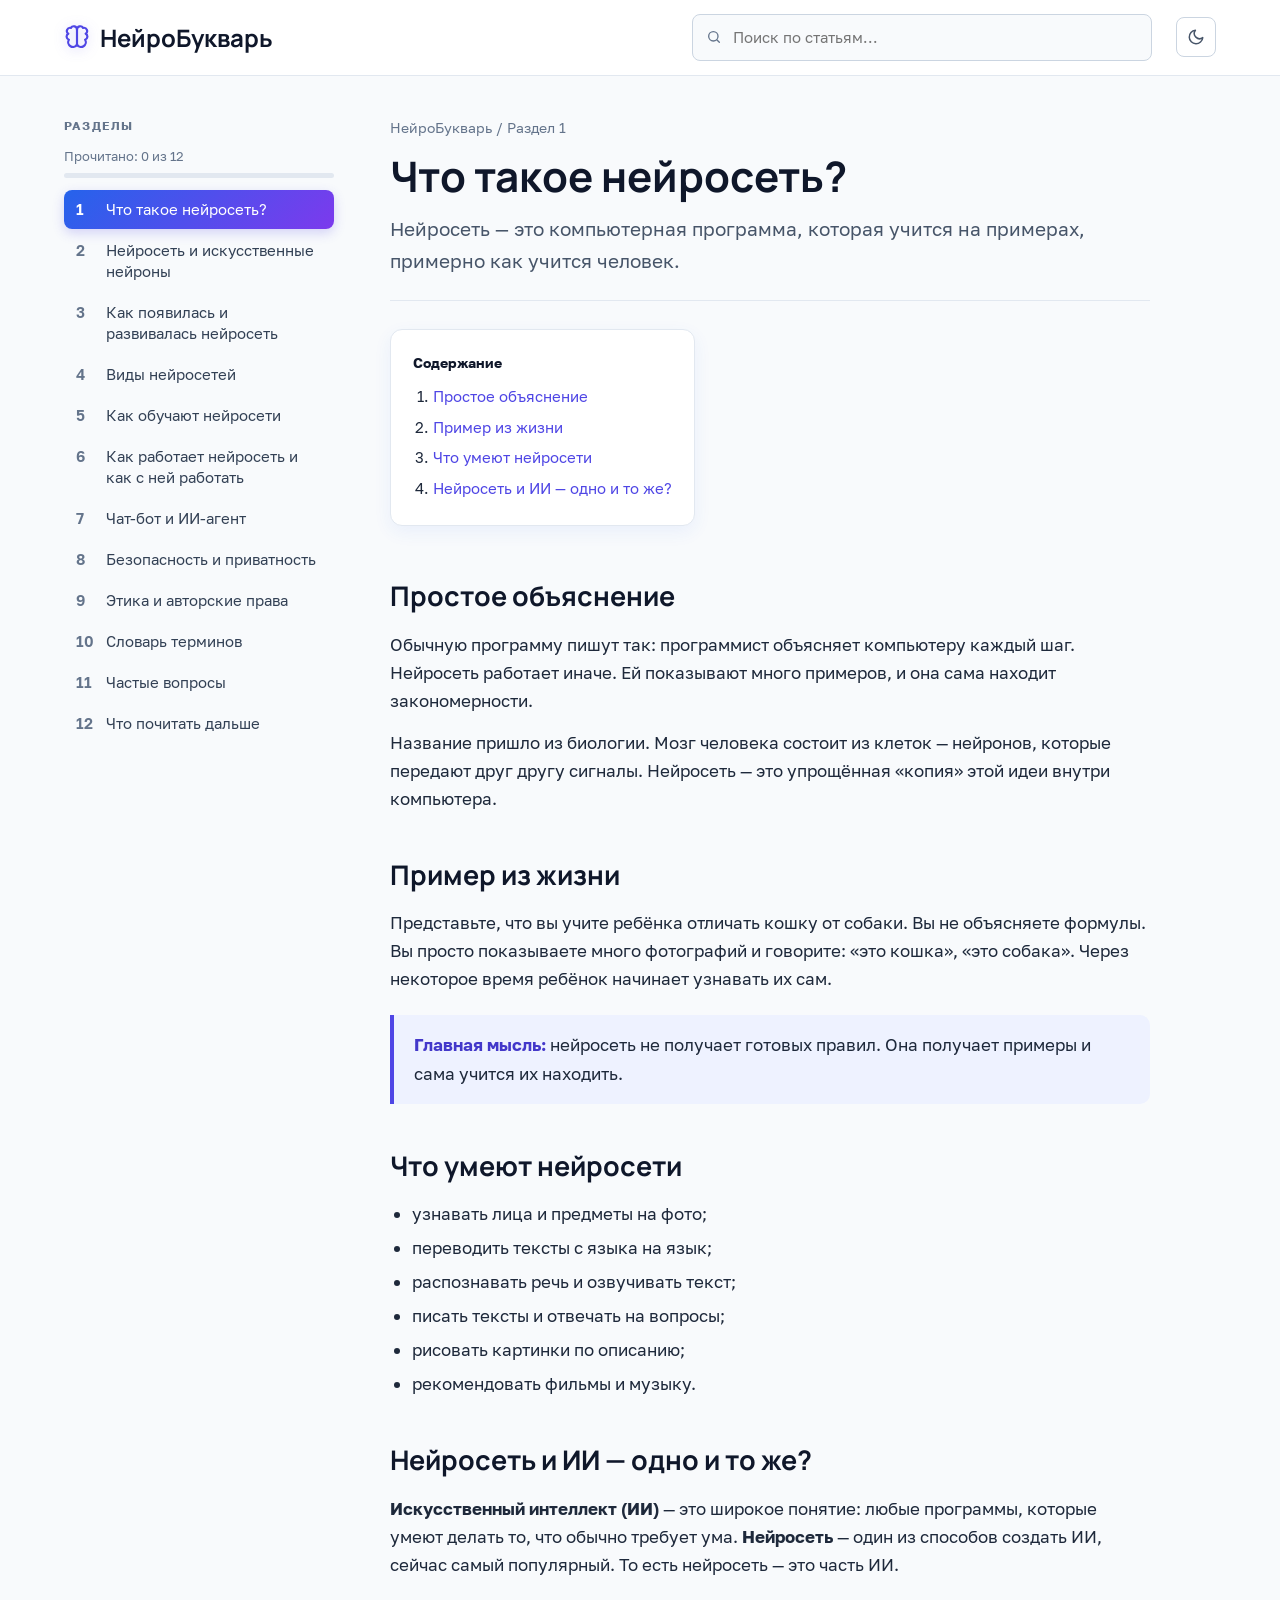
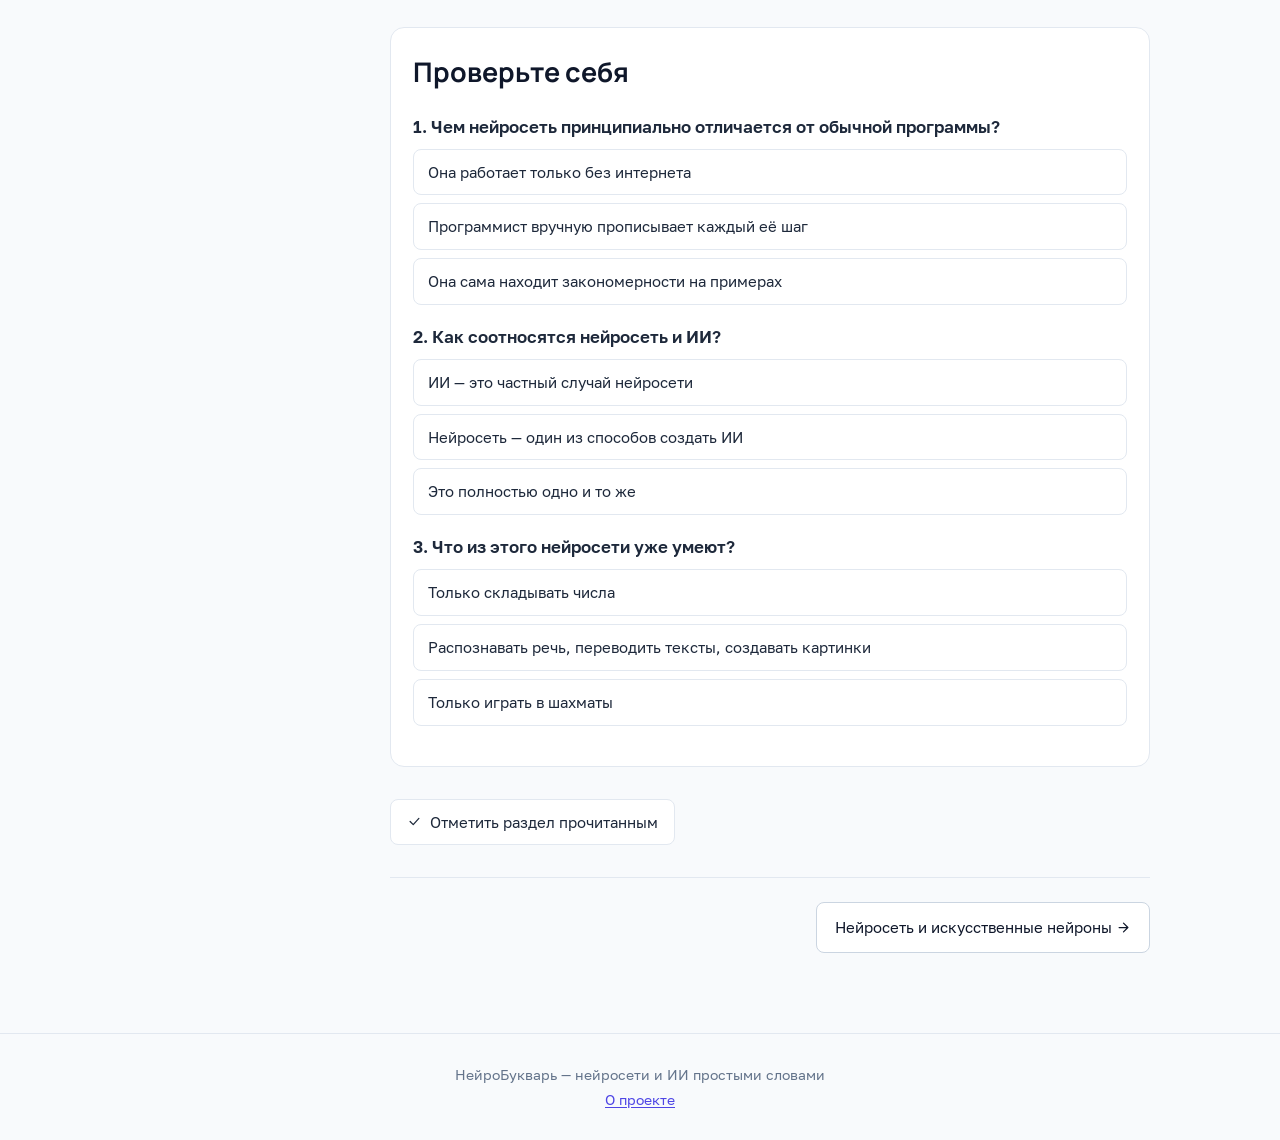
<file: index.html>
<!DOCTYPE html>
<html lang="ru">
<head>
    <meta name="google-site-verification" content="MLY3SLJZScFh9WtUAi-JCDNlqSFZ2uJY-gT6Eo_Nj7o" />
    <meta charset="UTF-8">
    <title>НейроБукварь — нейросети и ИИ простыми словами</title>
    <!-- PROTECTED: meta type -->
    <meta name="type" value="app" />
    <meta name="viewport" content="width=device-width, initial-scale=1.0">
    <meta name="theme-color" content="#f8fafc">
    <meta name="description" content="Свободная энциклопедия о нейросетях и искусственном интеллекте, написанная максимально простым языком: как устроены нейросети, как они учатся, как безопасно ими пользоваться и чем ИИ-агент отличается от чат-бота.">
    <meta name="robots" content="index, follow, max-image-preview:large">
    <link rel="canonical" href="https://as-2603.github.io/neurobukvar/">
    <meta property="og:site_name" content="НейроБукварь">
    <meta property="og:locale" content="ru_RU">
    <meta property="og:title" content="НейроБукварь — нейросети и ИИ простыми словами">
    <meta property="og:description" content="Свободная энциклопедия о нейросетях и искусственном интеллекте, написанная максимально простым языком: как устроены нейросети, как они учатся, как безопасно ими пользоваться и чем ИИ-агент отличается от чат-бота.">
    <meta property="og:type" content="website">
    <meta property="og:url" content="https://as-2603.github.io/neurobukvar/">
    <meta property="og:image" content="https://as-2603.github.io/neurobukvar/og.png">
    <meta property="og:image:width" content="1200">
    <meta property="og:image:height" content="630">
    <meta name="twitter:card" content="summary_large_image">
    <meta name="twitter:title" content="НейроБукварь — нейросети и ИИ простыми словами">
    <meta name="twitter:description" content="Свободная энциклопедия о нейросетях и искусственном интеллекте, написанная максимально простым языком: как устроены нейросети, как они учатся, как безопасно ими пользоваться и чем ИИ-агент отличается от чат-бота.">
    <meta name="twitter:image" content="https://as-2603.github.io/neurobukvar/og.png">
    <link rel="icon" href="favicon.svg" type="image/svg+xml"><link rel="apple-touch-icon" href="apple-touch-icon.png">
    <link rel="preload" href="fonts/Golos-Text_Regular.woff" as="font" type="font/woff" crossorigin>
    <link rel="preload" href="fonts/Manrope.woff" as="font" type="font/woff" crossorigin>
    <link rel="stylesheet" href="style.css">
    <script>try{var t=localStorage.getItem('np_theme');if(t!=='dark'&&t!=='light')t=matchMedia('(prefers-color-scheme: dark)').matches?'dark':'light';document.documentElement.setAttribute('data-theme',t)}catch(e){}</script>
    <script>(function(){var u=["index.html", "neyroset-i-iskusstvennye-neyrony.html", "istoriya-neyrosetey.html", "vidy-neyrosetey.html", "kak-obuchayut-neyroseti.html", "kak-rabotaet-neyroset-i-kak-s-ney-rabotat.html", "chat-bot-i-ii-agent.html", "bezopasnost-i-privatnost.html", "etika-i-avtorskie-prava.html", "slovar-terminov.html", "chastye-voprosy.html", "chto-pochitat-dalshe.html"];function f(){var m=location.hash.match(/^#s(\d+)$/);if(m&&+m[1]>0&&+m[1]<u.length)location.replace(u[+m[1]])}f();addEventListener('hashchange',f)})()</script>
<script type="application/ld+json">{"@context": "https://schema.org", "@type": "WebSite", "name": "НейроБукварь", "url": "https://as-2603.github.io/neurobukvar/", "inLanguage": "ru", "description": "Свободная энциклопедия о нейросетях и искусственном интеллекте, написанная максимально простым языком: как устроены нейросети, как они учатся, как безопасно ими пользоваться и чем ИИ-агент отличается от чат-бота."}</script>
<script type="application/ld+json">{"@context": "https://schema.org", "@type": "Article", "headline": "Что такое нейросеть?", "description": "Свободная энциклопедия о нейросетях и искусственном интеллекте, написанная максимально простым языком: как устроены нейросети, как они учатся, как безопасно ими пользоваться и чем ИИ-агент отличается от чат-бота.", "inLanguage": "ru", "dateModified": "2026-11-05", "mainEntityOfPage": "https://as-2603.github.io/neurobukvar/", "image": "https://as-2603.github.io/neurobukvar/og.png", "publisher": {"@type": "Organization", "name": "НейроБукварь", "url": "https://as-2603.github.io/neurobukvar/"}}</script>
<script type="application/ld+json">{"@context": "https://schema.org", "@type": "BreadcrumbList", "itemListElement": [{"@type": "ListItem", "position": 1, "name": "НейроБукварь", "item": "https://as-2603.github.io/neurobukvar/"}]}</script>
</head>
<body data-p="0">
<a class="skip" href="#main" id="skip">Перейти к содержанию</a>

<!-- Иконки (спрайт) -->
<svg width="0" height="0" style="position:absolute" aria-hidden="true" focusable="false">
<symbol id="i-brain" viewBox="0 0 24 24"><path d="M12 5v14"/><path d="M12 5a3 3 0 0 0-5.6-1.4A3 3 0 0 0 4 9a3 3 0 0 0 .5 5.5A3.5 3.5 0 0 0 12 19"/><path d="M12 5a3 3 0 0 1 5.6-1.4A3 3 0 0 1 20 9a3 3 0 0 1-.5 5.5A3.5 3.5 0 0 1 12 19"/></symbol>
<symbol id="i-search" viewBox="0 0 24 24"><circle cx="11" cy="11" r="7"/><path d="m20 20-3.5-3.5"/></symbol>
<symbol id="i-moon" viewBox="0 0 24 24"><path d="M21 12.8A9 9 0 1 1 11.2 3 7 7 0 0 0 21 12.8z"/></symbol>
<symbol id="i-sun" viewBox="0 0 24 24"><circle cx="12" cy="12" r="4"/><path d="M12 2v2M12 20v2M4.9 4.9l1.4 1.4M17.7 17.7l1.4 1.4M2 12h2M20 12h2M4.9 19.1l1.4-1.4M17.7 6.3l1.4-1.4"/></symbol>
<symbol id="i-up" viewBox="0 0 24 24"><path d="M12 19V5M5 12l7-7 7 7"/></symbol>
<symbol id="i-left" viewBox="0 0 24 24"><path d="M19 12H5M12 19l-7-7 7-7"/></symbol>
<symbol id="i-right" viewBox="0 0 24 24"><path d="M5 12h14M12 5l7 7-7 7"/></symbol>
<symbol id="i-x" viewBox="0 0 24 24"><path d="M18 6 6 18M6 6l12 12"/></symbol>
<symbol id="i-check" viewBox="0 0 24 24"><path d="m5 12 5 5 9-10"/></symbol>
<symbol id="i-copy" viewBox="0 0 24 24"><rect x="9" y="9" width="11" height="11" rx="2"/><path d="M5 15V6a2 2 0 0 1 2-2h9"/></symbol>
<symbol id="i-help" viewBox="0 0 24 24"><circle cx="12" cy="12" r="10"/><path d="M9.1 9a3 3 0 0 1 5.8 1c0 2-3 2.5-3 4M12 17.5h.01"/></symbol>
<symbol id="i-nodes" viewBox="0 0 24 24"><circle cx="12" cy="5" r="2.5"/><circle cx="5" cy="18" r="2.5"/><circle cx="19" cy="18" r="2.5"/><path d="M11 7.3 6 15.7M13 7.3l5 8.4M7.5 18h9"/></symbol>
<symbol id="i-clock" viewBox="0 0 24 24"><circle cx="12" cy="12" r="9"/><path d="M12 7v5l3 2"/></symbol>
<symbol id="i-sitemap" viewBox="0 0 24 24"><rect x="9" y="3" width="6" height="5" rx="1"/><rect x="3" y="16" width="6" height="5" rx="1"/><rect x="15" y="16" width="6" height="5" rx="1"/><path d="M12 8v4M6 16v-4h12v4"/></symbol>
<symbol id="i-cap" viewBox="0 0 24 24"><path d="M2 9l10-5 10 5-10 5z"/><path d="M6 11.5V16c0 1.5 3 3 6 3s6-1.5 6-3v-4.5"/></symbol>
<symbol id="i-gears" viewBox="0 0 24 24"><circle cx="12" cy="12" r="3"/><path d="M12 2v3M12 19v3M2 12h3M19 12h3M4.9 4.9 7 7M17 17l2.1 2.1M4.9 19.1 7 17M17 7l2.1-2.1"/></symbol>
<symbol id="i-robot" viewBox="0 0 24 24"><rect x="4" y="8" width="16" height="12" rx="2"/><path d="M12 8V5M9 13h.01M15 13h.01M9 17h6"/><circle cx="12" cy="3.5" r="1"/></symbol>
<symbol id="i-rotate" viewBox="0 0 24 24"><path d="M21 12a9 9 0 1 1-3-6.7L21 8M21 3v5h-5"/></symbol>
<symbol id="i-image" viewBox="0 0 24 24"><rect x="3" y="3" width="18" height="18" rx="2"/><circle cx="9" cy="9" r="1.5"/><path d="m21 15-5-5L5 21"/></symbol>
<symbol id="i-bolt" viewBox="0 0 24 24"><path d="M13 2 4 14h7l-1 8 9-12h-7z"/></symbol>
<symbol id="i-swap" viewBox="0 0 24 24"><path d="M4 8h14l-3-3M20 16H6l3 3"/></symbol>
<symbol id="i-shield" viewBox="0 0 24 24"><path d="M12 3 4 6v6c0 5 3.5 8 8 9 4.5-1 8-4 8-9V6z"/><path d="m9 12 2 2 4-4"/></symbol>
<symbol id="i-scale" viewBox="0 0 24 24"><path d="M12 3v18M6 21h12M5 7h14"/><path d="M5 7 2 14a3 3 0 0 0 6 0zM19 7l-3 7a3 3 0 0 0 6 0z"/></symbol>
<symbol id="i-book" viewBox="0 0 24 24"><path d="M4 4h10a4 4 0 0 1 4 4v12H8a4 4 0 0 1-4-4z"/><path d="M4 16a4 4 0 0 1 4-4h10"/></symbol>
<symbol id="i-memory" viewBox="0 0 24 24"><ellipse cx="12" cy="5" rx="8" ry="3"/><path d="M4 5v6c0 1.7 3.6 3 8 3s8-1.3 8-3V5M4 11v6c0 1.7 3.6 3 8 3s8-1.3 8-3v-6"/></symbol>
<symbol id="i-edit" viewBox="0 0 24 24"><path d="M12 20h9"/><path d="M16.5 3.5a2.1 2.1 0 0 1 3 3L7 19l-4 1 1-4z"/></symbol>
<symbol id="i-spark" viewBox="0 0 24 24"><path d="M12 3v4M12 17v4M3 12h4M17 12h4M6 6l2.5 2.5M15.5 15.5 18 18M18 6l-2.5 2.5M8.5 15.5 6 18"/></symbol>
<symbol id="i-layers" viewBox="0 0 24 24"><path d="M12 3 3 8l9 5 9-5z"/><path d="M3 12l9 5 9-5"/><path d="M3 16l9 5 9-5"/></symbol>
<symbol id="i-chat" viewBox="0 0 24 24"><path d="M4 5h16v11H9l-5 4z"/></symbol>
<symbol id="i-bookopen" viewBox="0 0 24 24"><path d="M2 5c3-1 7-1 10 2 3-3 7-3 10-2v14c-3-1-7-1-10 2-3-3-7-3-10-2z"/><path d="M12 7v14"/></symbol>
</svg>

<header>
    <div class="bar">
        <a class="logo" href="index.html" aria-label="НейроБукварь — на главную"><svg class="ic" aria-hidden="true"><use href="#i-brain"/></svg><span>НейроБукварь</span></a>
        <div class="search"><svg class="ic" aria-hidden="true"><use href="#i-search"/></svg><input id="q" type="search" placeholder="Поиск по статьям..." aria-label="Поиск по статьям" autocomplete="off"></div>
        <button id="theme" class="theme-btn" aria-label="Переключить тему" title="Переключить тему"></button>
    </div>
</header>
<div class="wrap">
    <nav aria-label="Разделы">
        <h4>Разделы</h4>
        <div class="prog" id="prog"></div>
        <div id="menu"><a href="index.html" class="active" aria-current="page"><span>1</span>Что такое нейросеть?</a><a href="neyroset-i-iskusstvennye-neyrony.html"><span>2</span>Нейросеть и искусственные нейроны</a><a href="istoriya-neyrosetey.html"><span>3</span>Как появилась и развивалась нейросеть</a><a href="vidy-neyrosetey.html"><span>4</span>Виды нейросетей</a><a href="kak-obuchayut-neyroseti.html"><span>5</span>Как обучают нейросети</a><a href="kak-rabotaet-neyroset-i-kak-s-ney-rabotat.html"><span>6</span>Как работает нейросеть и как с ней работать</a><a href="chat-bot-i-ii-agent.html"><span>7</span>Чат-бот и ИИ-агент</a><a href="bezopasnost-i-privatnost.html"><span>8</span>Безопасность и приватность</a><a href="etika-i-avtorskie-prava.html"><span>9</span>Этика и авторские права</a><a href="slovar-terminov.html"><span>10</span>Словарь терминов</a><a href="chastye-voprosy.html"><span>11</span>Частые вопросы</a><a href="chto-pochitat-dalshe.html"><span>12</span>Что почитать дальше</a></div>
    </nav>
    <main id="main" tabindex="-1"><div class="crumbs">НейроБукварь / Раздел 1</div><h1>Что такое нейросеть?</h1><p class="lead">Нейросеть — это компьютерная программа, которая учится на примерах, примерно как учится человек.</p>
<div class="toc"><b>Содержание</b><ol><li><a href="#a1">Простое объяснение</a></li><li><a href="#a2">Пример из жизни</a></li><li><a href="#a3">Что умеют нейросети</a></li><li><a href="#a4">Нейросеть и ИИ — одно и то же?</a></li></ol></div>
<h2 id="a1">Простое объяснение</h2>
<p>Обычную программу пишут так: программист объясняет компьютеру каждый шаг. Нейросеть работает иначе. Ей показывают много примеров, и она сама находит закономерности.</p>
<p>Название пришло из биологии. Мозг человека состоит из клеток — нейронов, которые передают друг другу сигналы. Нейросеть — это упрощённая «копия» этой идеи внутри компьютера.</p>
<h2 id="a2">Пример из жизни</h2>
<p>Представьте, что вы учите ребёнка отличать кошку от собаки. Вы не объясняете формулы. Вы просто показываете много фотографий и говорите: «это кошка», «это собака». Через некоторое время ребёнок начинает узнавать их сам.</p>
<div class="box"><b>Главная мысль:</b> нейросеть не получает готовых правил. Она получает примеры и сама учится их находить.</div>
<h2 id="a3">Что умеют нейросети</h2>
<ul><li>узнавать лица и предметы на фото;</li><li>переводить тексты с языка на язык;</li><li>распознавать речь и озвучивать текст;</li><li>писать тексты и отвечать на вопросы;</li><li>рисовать картинки по описанию;</li><li>рекомендовать фильмы и музыку.</li></ul>
<h2 id="a4">Нейросеть и ИИ — одно и то же?</h2>
<p><b>Искусственный интеллект (ИИ)</b> — это широкое понятие: любые программы, которые умеют делать то, что обычно требует ума. <b>Нейросеть</b> — один из способов создать ИИ, сейчас самый популярный. То есть нейросеть — это часть ИИ.</p>
<section class="quiz" aria-label="Проверьте себя"><h2>Проверьте себя</h2><div class="qq"><p class="qt">1. Чем нейросеть принципиально отличается от обычной программы?</p><div class="qo"><button type="button">Программист вручную прописывает каждый её шаг</button><button type="button" data-ok="1">Она сама находит закономерности на примерах</button><button type="button">Она работает только без интернета</button></div><p class="qe" hidden>Нейросети показывают примеры, а правила она находит сама.</p></div><div class="qq"><p class="qt">2. Как соотносятся нейросеть и ИИ?</p><div class="qo"><button type="button">Это полностью одно и то же</button><button type="button" data-ok="1">Нейросеть — один из способов создать ИИ</button><button type="button">ИИ — это частный случай нейросети</button></div><p class="qe" hidden>ИИ — широкое понятие, нейросеть — один из его самых популярных инструментов.</p></div><div class="qq"><p class="qt">3. Что из этого нейросети уже умеют?</p><div class="qo"><button type="button">Только играть в шахматы</button><button type="button" data-ok="1">Распознавать речь, переводить тексты, создавать картинки</button><button type="button">Только складывать числа</button></div><p class="qe" hidden>Нейросети работают с текстом, изображениями, речью и музыкой.</p></div><p class="qs" aria-live="polite"></p></section><button type="button" class="readbtn" onclick="toggleRead(0)" aria-pressed="false"><svg class="ic" aria-hidden="true"><use href="#i-check"/></svg><span>Отметить раздел прочитанным</span></button>
 <div class="pager"><a style="visibility:hidden" aria-hidden="true" tabindex="-1"><span><svg class="ic" aria-hidden="true"><use href="#i-left"/></svg> </span></a>
 <a href="neyroset-i-iskusstvennye-neyrony.html" rel="next"><span>Нейросеть и искусственные нейроны <svg class="ic" aria-hidden="true"><use href="#i-right"/></svg></span></a></div></main>
</div>
<footer id="foot">НейроБукварь — нейросети и ИИ простыми словами<br><a class="lnk" href="o-proekte.html">О проекте</a></footer>
<button id="top" class="toTop" aria-label="Наверх" title="Наверх"><svg class="ic" aria-hidden="true"><use href="#i-up"/></svg></button>

<!-- Image Zoom Overlay -->
<div id="imgOverlay" class="img-overlay">
  <div class="img-overlay-content">
    <img id="imgOverlayImg" class="img-overlay-img" alt="">
    <button class="img-overlay-close" aria-label="Закрыть"><svg class="ic" aria-hidden="true"><use href="#i-x"/></svg></button>
  </div>
</div>
<script src="search-data.js" defer></script>
<script src="app.js" defer></script>
</body>
</html>
</file>
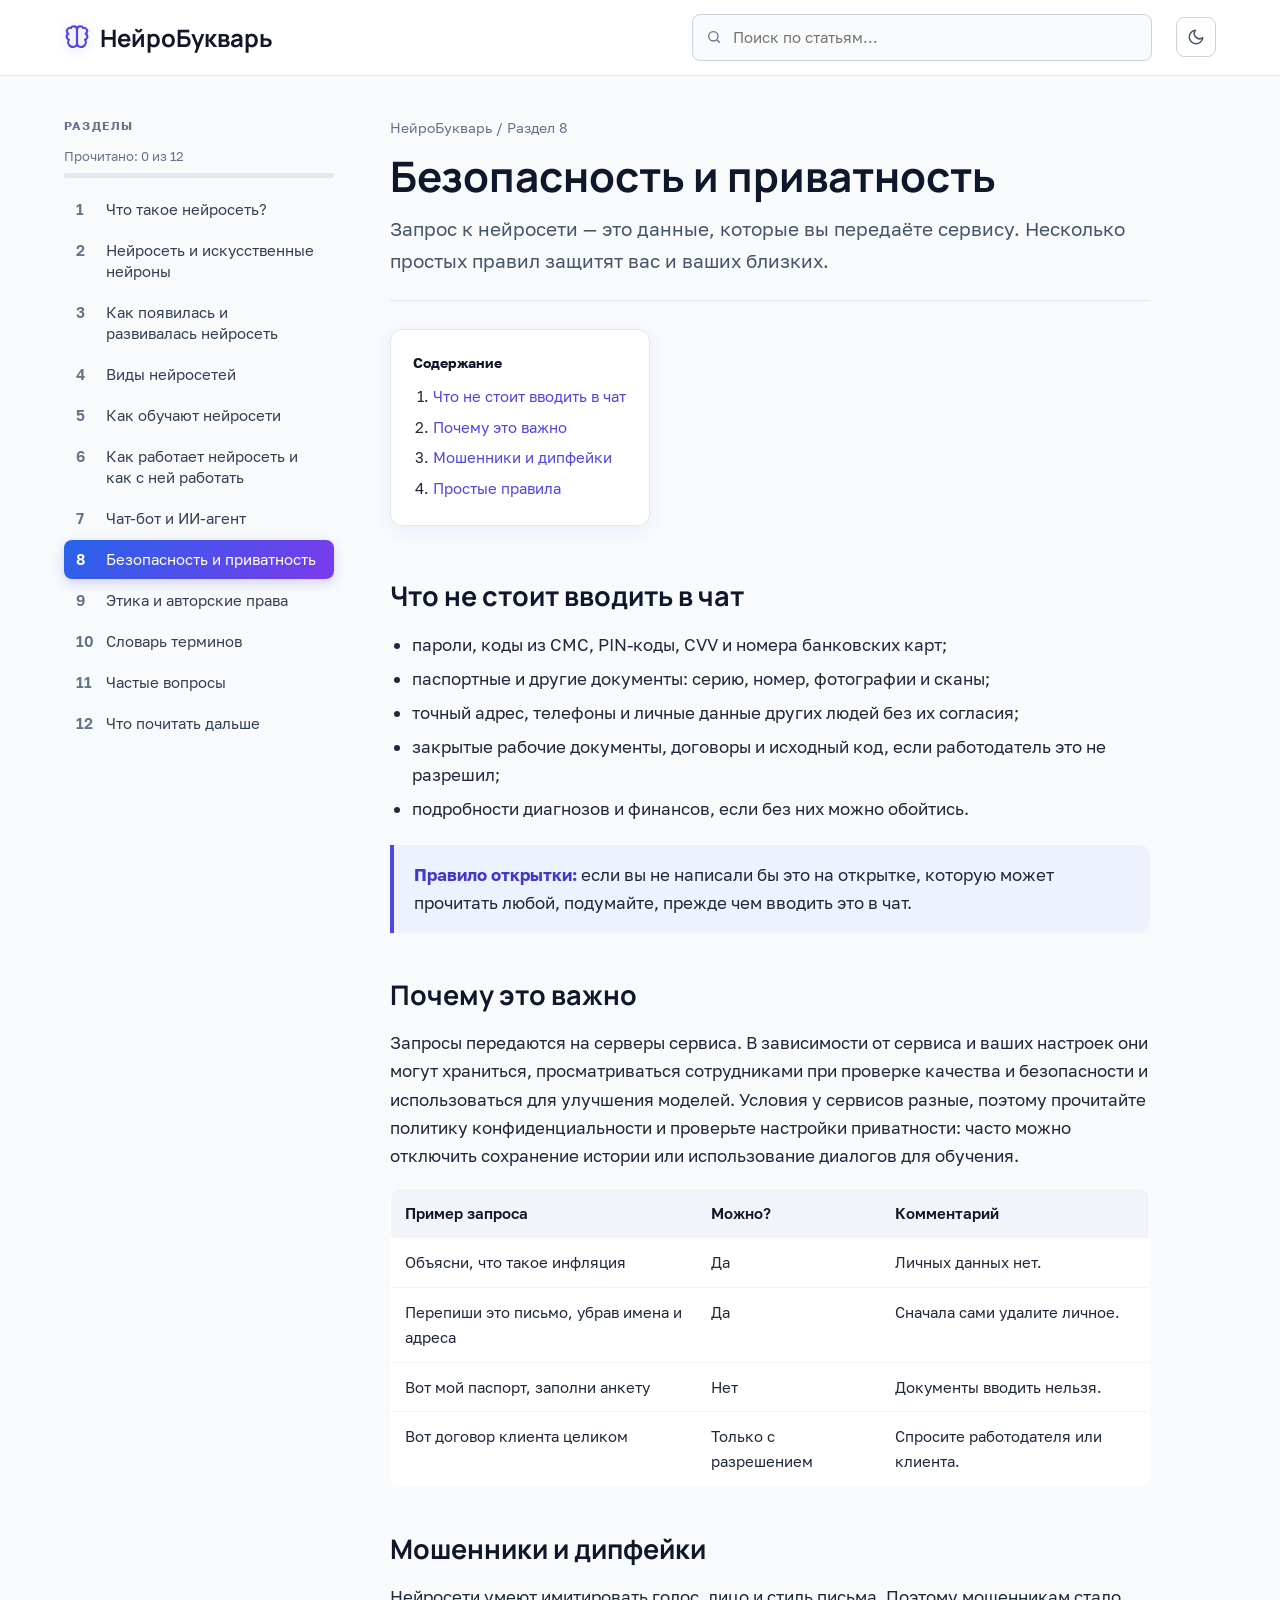
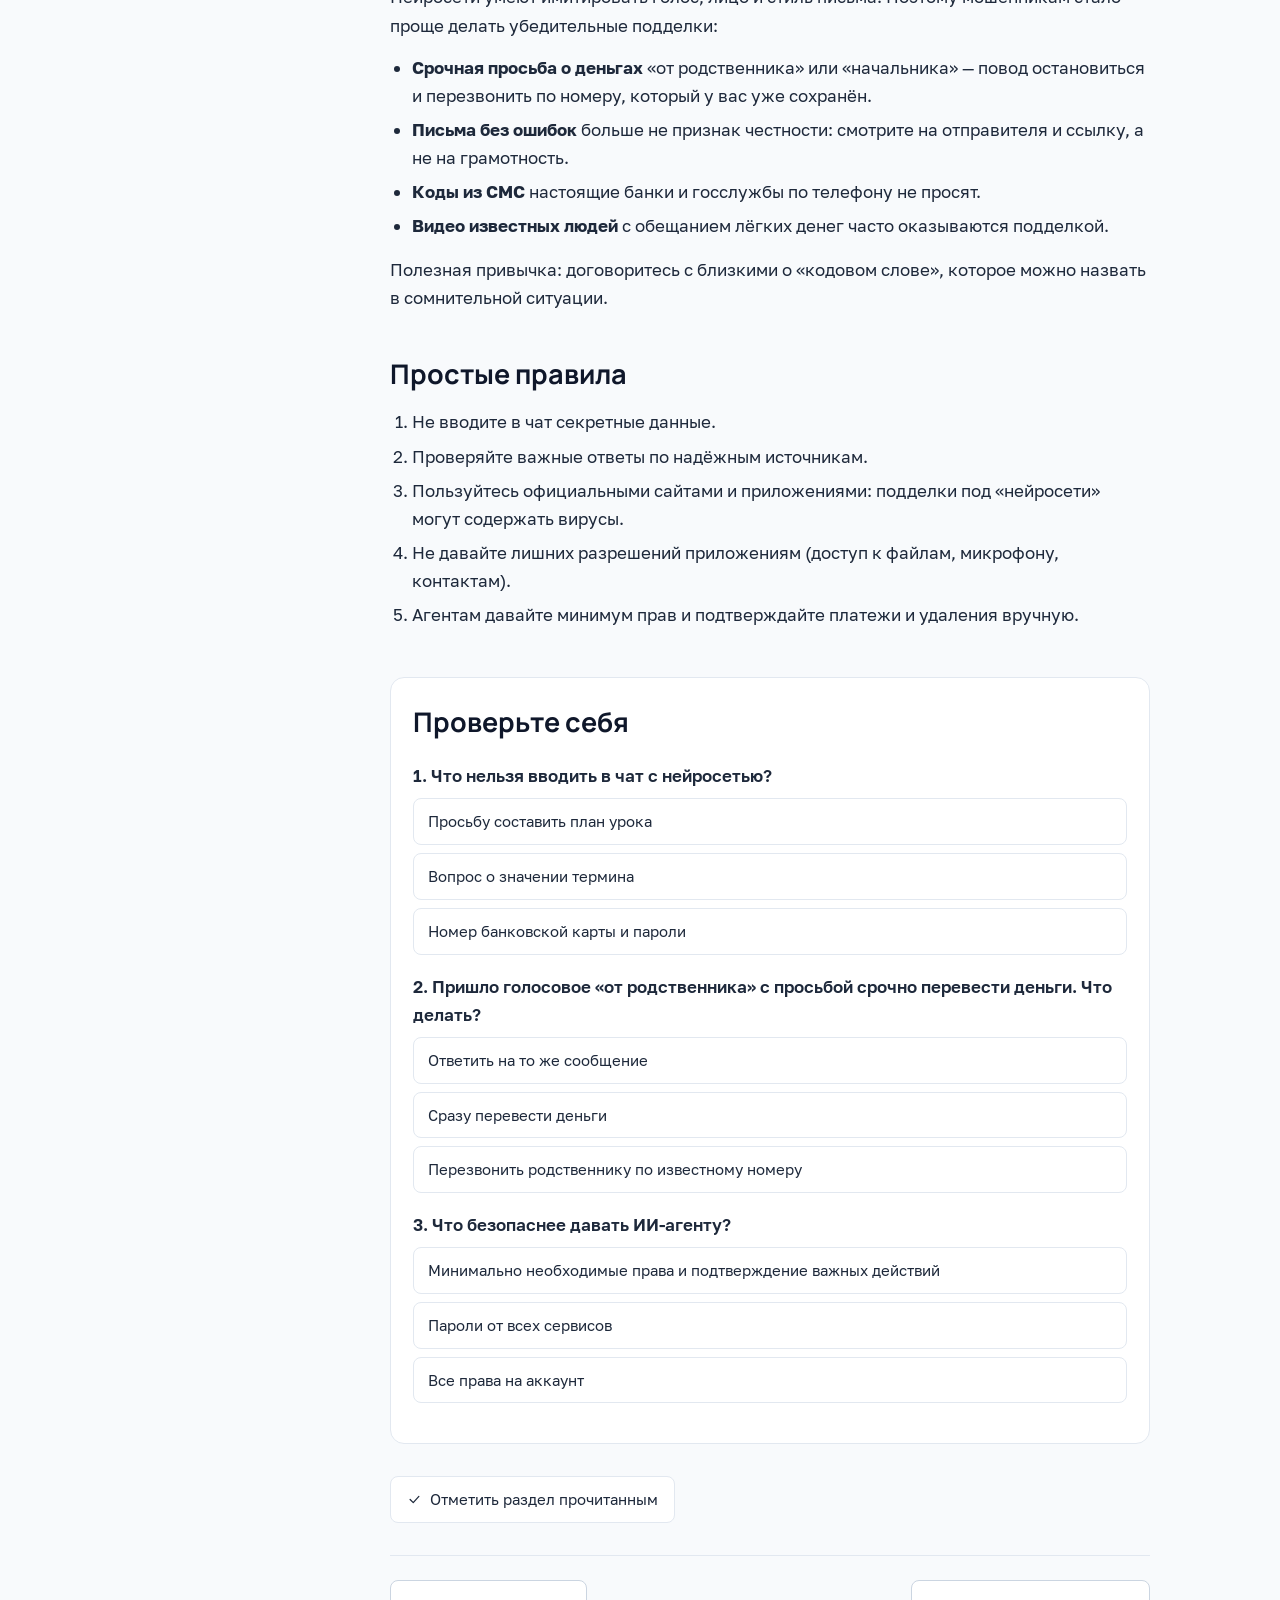
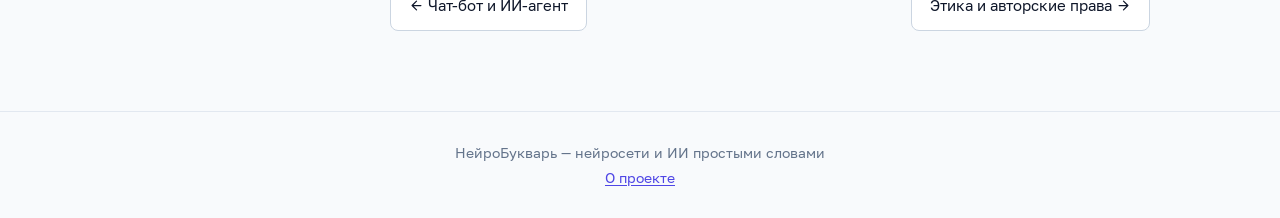
<file: bezopasnost-i-privatnost.html>
<!DOCTYPE html>
<html lang="ru">
<head>
    <meta charset="UTF-8">
    <title>Безопасность и приватность — НейроБукварь</title>
    <!-- PROTECTED: meta type -->
    <meta name="type" value="app" />
    <meta name="viewport" content="width=device-width, initial-scale=1.0">
    <meta name="theme-color" content="#f8fafc">
    <meta name="description" content="Что нельзя вводить в чат с нейросетью, как защитить личные данные и не попасться на мошенников и дипфейки: простые правила безопасности.">
    <meta name="robots" content="index, follow, max-image-preview:large">
    <link rel="canonical" href="https://as-2603.github.io/neurobukvar/bezopasnost-i-privatnost.html">
    <meta property="og:site_name" content="НейроБукварь">
    <meta property="og:locale" content="ru_RU">
    <meta property="og:title" content="Безопасность и приватность — НейроБукварь">
    <meta property="og:description" content="Что нельзя вводить в чат с нейросетью, как защитить личные данные и не попасться на мошенников и дипфейки: простые правила безопасности.">
    <meta property="og:type" content="article">
    <meta property="og:url" content="https://as-2603.github.io/neurobukvar/bezopasnost-i-privatnost.html">
    <meta property="og:image" content="https://as-2603.github.io/neurobukvar/og.png">
    <meta property="og:image:width" content="1200">
    <meta property="og:image:height" content="630">
    <meta name="twitter:card" content="summary_large_image">
    <meta name="twitter:title" content="Безопасность и приватность — НейроБукварь">
    <meta name="twitter:description" content="Что нельзя вводить в чат с нейросетью, как защитить личные данные и не попасться на мошенников и дипфейки: простые правила безопасности.">
    <meta name="twitter:image" content="https://as-2603.github.io/neurobukvar/og.png">
    <link rel="icon" href="favicon.svg" type="image/svg+xml"><link rel="apple-touch-icon" href="apple-touch-icon.png">
    <link rel="preload" href="fonts/Golos-Text_Regular.woff" as="font" type="font/woff" crossorigin>
    <link rel="preload" href="fonts/Manrope.woff" as="font" type="font/woff" crossorigin>
    <link rel="stylesheet" href="style.css">
    <script>try{var t=localStorage.getItem('np_theme');if(t!=='dark'&&t!=='light')t=matchMedia('(prefers-color-scheme: dark)').matches?'dark':'light';document.documentElement.setAttribute('data-theme',t)}catch(e){}</script>
    
<script type="application/ld+json">{"@context": "https://schema.org", "@type": "Article", "headline": "Безопасность и приватность", "description": "Что нельзя вводить в чат с нейросетью, как защитить личные данные и не попасться на мошенников и дипфейки: простые правила безопасности.", "inLanguage": "ru", "dateModified": "2026-11-05", "mainEntityOfPage": "https://as-2603.github.io/neurobukvar/bezopasnost-i-privatnost.html", "image": "https://as-2603.github.io/neurobukvar/og.png", "publisher": {"@type": "Organization", "name": "НейроБукварь", "url": "https://as-2603.github.io/neurobukvar/"}}</script>
<script type="application/ld+json">{"@context": "https://schema.org", "@type": "BreadcrumbList", "itemListElement": [{"@type": "ListItem", "position": 1, "name": "НейроБукварь", "item": "https://as-2603.github.io/neurobukvar/"}, {"@type": "ListItem", "position": 2, "name": "Безопасность и приватность", "item": "https://as-2603.github.io/neurobukvar/bezopasnost-i-privatnost.html"}]}</script>
</head>
<body data-p="7">
<a class="skip" href="#main" id="skip">Перейти к содержанию</a>

<!-- Иконки (спрайт) -->
<svg width="0" height="0" style="position:absolute" aria-hidden="true" focusable="false">
<symbol id="i-brain" viewBox="0 0 24 24"><path d="M12 5v14"/><path d="M12 5a3 3 0 0 0-5.6-1.4A3 3 0 0 0 4 9a3 3 0 0 0 .5 5.5A3.5 3.5 0 0 0 12 19"/><path d="M12 5a3 3 0 0 1 5.6-1.4A3 3 0 0 1 20 9a3 3 0 0 1-.5 5.5A3.5 3.5 0 0 1 12 19"/></symbol>
<symbol id="i-search" viewBox="0 0 24 24"><circle cx="11" cy="11" r="7"/><path d="m20 20-3.5-3.5"/></symbol>
<symbol id="i-moon" viewBox="0 0 24 24"><path d="M21 12.8A9 9 0 1 1 11.2 3 7 7 0 0 0 21 12.8z"/></symbol>
<symbol id="i-sun" viewBox="0 0 24 24"><circle cx="12" cy="12" r="4"/><path d="M12 2v2M12 20v2M4.9 4.9l1.4 1.4M17.7 17.7l1.4 1.4M2 12h2M20 12h2M4.9 19.1l1.4-1.4M17.7 6.3l1.4-1.4"/></symbol>
<symbol id="i-up" viewBox="0 0 24 24"><path d="M12 19V5M5 12l7-7 7 7"/></symbol>
<symbol id="i-left" viewBox="0 0 24 24"><path d="M19 12H5M12 19l-7-7 7-7"/></symbol>
<symbol id="i-right" viewBox="0 0 24 24"><path d="M5 12h14M12 5l7 7-7 7"/></symbol>
<symbol id="i-x" viewBox="0 0 24 24"><path d="M18 6 6 18M6 6l12 12"/></symbol>
<symbol id="i-check" viewBox="0 0 24 24"><path d="m5 12 5 5 9-10"/></symbol>
<symbol id="i-copy" viewBox="0 0 24 24"><rect x="9" y="9" width="11" height="11" rx="2"/><path d="M5 15V6a2 2 0 0 1 2-2h9"/></symbol>
<symbol id="i-help" viewBox="0 0 24 24"><circle cx="12" cy="12" r="10"/><path d="M9.1 9a3 3 0 0 1 5.8 1c0 2-3 2.5-3 4M12 17.5h.01"/></symbol>
<symbol id="i-nodes" viewBox="0 0 24 24"><circle cx="12" cy="5" r="2.5"/><circle cx="5" cy="18" r="2.5"/><circle cx="19" cy="18" r="2.5"/><path d="M11 7.3 6 15.7M13 7.3l5 8.4M7.5 18h9"/></symbol>
<symbol id="i-clock" viewBox="0 0 24 24"><circle cx="12" cy="12" r="9"/><path d="M12 7v5l3 2"/></symbol>
<symbol id="i-sitemap" viewBox="0 0 24 24"><rect x="9" y="3" width="6" height="5" rx="1"/><rect x="3" y="16" width="6" height="5" rx="1"/><rect x="15" y="16" width="6" height="5" rx="1"/><path d="M12 8v4M6 16v-4h12v4"/></symbol>
<symbol id="i-cap" viewBox="0 0 24 24"><path d="M2 9l10-5 10 5-10 5z"/><path d="M6 11.5V16c0 1.5 3 3 6 3s6-1.5 6-3v-4.5"/></symbol>
<symbol id="i-gears" viewBox="0 0 24 24"><circle cx="12" cy="12" r="3"/><path d="M12 2v3M12 19v3M2 12h3M19 12h3M4.9 4.9 7 7M17 17l2.1 2.1M4.9 19.1 7 17M17 7l2.1-2.1"/></symbol>
<symbol id="i-robot" viewBox="0 0 24 24"><rect x="4" y="8" width="16" height="12" rx="2"/><path d="M12 8V5M9 13h.01M15 13h.01M9 17h6"/><circle cx="12" cy="3.5" r="1"/></symbol>
<symbol id="i-rotate" viewBox="0 0 24 24"><path d="M21 12a9 9 0 1 1-3-6.7L21 8M21 3v5h-5"/></symbol>
<symbol id="i-image" viewBox="0 0 24 24"><rect x="3" y="3" width="18" height="18" rx="2"/><circle cx="9" cy="9" r="1.5"/><path d="m21 15-5-5L5 21"/></symbol>
<symbol id="i-bolt" viewBox="0 0 24 24"><path d="M13 2 4 14h7l-1 8 9-12h-7z"/></symbol>
<symbol id="i-swap" viewBox="0 0 24 24"><path d="M4 8h14l-3-3M20 16H6l3 3"/></symbol>
<symbol id="i-shield" viewBox="0 0 24 24"><path d="M12 3 4 6v6c0 5 3.5 8 8 9 4.5-1 8-4 8-9V6z"/><path d="m9 12 2 2 4-4"/></symbol>
<symbol id="i-scale" viewBox="0 0 24 24"><path d="M12 3v18M6 21h12M5 7h14"/><path d="M5 7 2 14a3 3 0 0 0 6 0zM19 7l-3 7a3 3 0 0 0 6 0z"/></symbol>
<symbol id="i-book" viewBox="0 0 24 24"><path d="M4 4h10a4 4 0 0 1 4 4v12H8a4 4 0 0 1-4-4z"/><path d="M4 16a4 4 0 0 1 4-4h10"/></symbol>
<symbol id="i-memory" viewBox="0 0 24 24"><ellipse cx="12" cy="5" rx="8" ry="3"/><path d="M4 5v6c0 1.7 3.6 3 8 3s8-1.3 8-3V5M4 11v6c0 1.7 3.6 3 8 3s8-1.3 8-3v-6"/></symbol>
<symbol id="i-edit" viewBox="0 0 24 24"><path d="M12 20h9"/><path d="M16.5 3.5a2.1 2.1 0 0 1 3 3L7 19l-4 1 1-4z"/></symbol>
<symbol id="i-spark" viewBox="0 0 24 24"><path d="M12 3v4M12 17v4M3 12h4M17 12h4M6 6l2.5 2.5M15.5 15.5 18 18M18 6l-2.5 2.5M8.5 15.5 6 18"/></symbol>
<symbol id="i-layers" viewBox="0 0 24 24"><path d="M12 3 3 8l9 5 9-5z"/><path d="M3 12l9 5 9-5"/><path d="M3 16l9 5 9-5"/></symbol>
<symbol id="i-chat" viewBox="0 0 24 24"><path d="M4 5h16v11H9l-5 4z"/></symbol>
<symbol id="i-bookopen" viewBox="0 0 24 24"><path d="M2 5c3-1 7-1 10 2 3-3 7-3 10-2v14c-3-1-7-1-10 2-3-3-7-3-10-2z"/><path d="M12 7v14"/></symbol>
</svg>

<header>
    <div class="bar">
        <a class="logo" href="index.html" aria-label="НейроБукварь — на главную"><svg class="ic" aria-hidden="true"><use href="#i-brain"/></svg><span>НейроБукварь</span></a>
        <div class="search"><svg class="ic" aria-hidden="true"><use href="#i-search"/></svg><input id="q" type="search" placeholder="Поиск по статьям..." aria-label="Поиск по статьям" autocomplete="off"></div>
        <button id="theme" class="theme-btn" aria-label="Переключить тему" title="Переключить тему"></button>
    </div>
</header>
<div class="wrap">
    <nav aria-label="Разделы">
        <h4>Разделы</h4>
        <div class="prog" id="prog"></div>
        <div id="menu"><a href="index.html"><span>1</span>Что такое нейросеть?</a><a href="neyroset-i-iskusstvennye-neyrony.html"><span>2</span>Нейросеть и искусственные нейроны</a><a href="istoriya-neyrosetey.html"><span>3</span>Как появилась и развивалась нейросеть</a><a href="vidy-neyrosetey.html"><span>4</span>Виды нейросетей</a><a href="kak-obuchayut-neyroseti.html"><span>5</span>Как обучают нейросети</a><a href="kak-rabotaet-neyroset-i-kak-s-ney-rabotat.html"><span>6</span>Как работает нейросеть и как с ней работать</a><a href="chat-bot-i-ii-agent.html"><span>7</span>Чат-бот и ИИ-агент</a><a href="bezopasnost-i-privatnost.html" class="active" aria-current="page"><span>8</span>Безопасность и приватность</a><a href="etika-i-avtorskie-prava.html"><span>9</span>Этика и авторские права</a><a href="slovar-terminov.html"><span>10</span>Словарь терминов</a><a href="chastye-voprosy.html"><span>11</span>Частые вопросы</a><a href="chto-pochitat-dalshe.html"><span>12</span>Что почитать дальше</a></div>
    </nav>
    <main id="main" tabindex="-1"><div class="crumbs">НейроБукварь / Раздел 8</div><h1>Безопасность и приватность</h1><p class="lead">Запрос к нейросети — это данные, которые вы передаёте сервису. Несколько простых правил защитят вас и ваших близких.</p>
<div class="toc"><b>Содержание</b><ol><li><a href="#h1">Что не стоит вводить в чат</a></li><li><a href="#h2">Почему это важно</a></li><li><a href="#h3">Мошенники и дипфейки</a></li><li><a href="#h4">Простые правила</a></li></ol></div>
<h2 id="h1">Что не стоит вводить в чат</h2>
<ul>
<li>пароли, коды из СМС, PIN-коды, CVV и номера банковских карт;</li>
<li>паспортные и другие документы: серию, номер, фотографии и сканы;</li>
<li>точный адрес, телефоны и личные данные других людей без их согласия;</li>
<li>закрытые рабочие документы, договоры и исходный код, если работодатель это не разрешил;</li>
<li>подробности диагнозов и финансов, если без них можно обойтись.</li>
</ul>
<div class="box"><b>Правило открытки:</b> если вы не написали бы это на открытке, которую может прочитать любой, подумайте, прежде чем вводить это в чат.</div>
<h2 id="h2">Почему это важно</h2>
<p>Запросы передаются на серверы сервиса. В зависимости от сервиса и ваших настроек они могут храниться, просматриваться сотрудниками при проверке качества и безопасности и использоваться для улучшения моделей. Условия у сервисов разные, поэтому прочитайте политику конфиденциальности и проверьте настройки приватности: часто можно отключить сохранение истории или использование диалогов для обучения.</p>
<div class="tw"><table><tr><th>Пример запроса</th><th>Можно?</th><th>Комментарий</th></tr>
<tr><td>Объясни, что такое инфляция</td><td>Да</td><td>Личных данных нет.</td></tr>
<tr><td>Перепиши это письмо, убрав имена и адреса</td><td>Да</td><td>Сначала сами удалите личное.</td></tr>
<tr><td>Вот мой паспорт, заполни анкету</td><td>Нет</td><td>Документы вводить нельзя.</td></tr>
<tr><td>Вот договор клиента целиком</td><td>Только с разрешением</td><td>Спросите работодателя или клиента.</td></tr></table></div>
<h2 id="h3">Мошенники и дипфейки</h2>
<p>Нейросети умеют имитировать голос, лицо и стиль письма. Поэтому мошенникам стало проще делать убедительные подделки:</p>
<ul>
<li><b>Срочная просьба о деньгах</b> «от родственника» или «начальника» — повод остановиться и перезвонить по номеру, который у вас уже сохранён.</li>
<li><b>Письма без ошибок</b> больше не признак честности: смотрите на отправителя и ссылку, а не на грамотность.</li>
<li><b>Коды из СМС</b> настоящие банки и госслужбы по телефону не просят.</li>
<li><b>Видео известных людей</b> с обещанием лёгких денег часто оказываются подделкой.</li>
</ul>
<p>Полезная привычка: договоритесь с близкими о «кодовом слове», которое можно назвать в сомнительной ситуации.</p>
<h2 id="h4">Простые правила</h2>
<ol>
<li>Не вводите в чат секретные данные.</li>
<li>Проверяйте важные ответы по надёжным источникам.</li>
<li>Пользуйтесь официальными сайтами и приложениями: подделки под «нейросети» могут содержать вирусы.</li>
<li>Не давайте лишних разрешений приложениям (доступ к файлам, микрофону, контактам).</li>
<li>Агентам давайте минимум прав и подтверждайте платежи и удаления вручную.</li>
</ol>
<section class="quiz" aria-label="Проверьте себя"><h2>Проверьте себя</h2><div class="qq"><p class="qt">1. Что нельзя вводить в чат с нейросетью?</p><div class="qo"><button type="button">Вопрос о значении термина</button><button type="button" data-ok="1">Номер банковской карты и пароли</button><button type="button">Просьбу составить план урока</button></div><p class="qe" hidden>Пароли, коды и данные карт нельзя вводить ни в какие чаты.</p></div><div class="qq"><p class="qt">2. Пришло голосовое «от родственника» с просьбой срочно перевести деньги. Что делать?</p><div class="qo"><button type="button">Сразу перевести деньги</button><button type="button" data-ok="1">Перезвонить родственнику по известному номеру</button><button type="button">Ответить на то же сообщение</button></div><p class="qe" hidden>Голос могли подделать. Перезвоните по номеру, который у вас уже сохранён.</p></div><div class="qq"><p class="qt">3. Что безопаснее давать ИИ-агенту?</p><div class="qo"><button type="button">Все права на аккаунт</button><button type="button" data-ok="1">Минимально необходимые права и подтверждение важных действий</button><button type="button">Пароли от всех сервисов</button></div><p class="qe" hidden>Чем меньше прав, тем меньше вред от ошибки или взлома.</p></div><p class="qs" aria-live="polite"></p></section><button type="button" class="readbtn" onclick="toggleRead(7)" aria-pressed="false"><svg class="ic" aria-hidden="true"><use href="#i-check"/></svg><span>Отметить раздел прочитанным</span></button>
 <div class="pager"><a href="chat-bot-i-ii-agent.html" rel="prev"><span><svg class="ic" aria-hidden="true"><use href="#i-left"/></svg> Чат-бот и ИИ-агент</span></a>
 <a href="etika-i-avtorskie-prava.html" rel="next"><span>Этика и авторские права <svg class="ic" aria-hidden="true"><use href="#i-right"/></svg></span></a></div></main>
</div>
<footer id="foot">НейроБукварь — нейросети и ИИ простыми словами<br><a class="lnk" href="o-proekte.html">О проекте</a></footer>
<button id="top" class="toTop" aria-label="Наверх" title="Наверх"><svg class="ic" aria-hidden="true"><use href="#i-up"/></svg></button>

<!-- Image Zoom Overlay -->
<div id="imgOverlay" class="img-overlay">
  <div class="img-overlay-content">
    <img id="imgOverlayImg" class="img-overlay-img" alt="">
    <button class="img-overlay-close" aria-label="Закрыть"><svg class="ic" aria-hidden="true"><use href="#i-x"/></svg></button>
  </div>
</div>
<script src="search-data.js" defer></script>
<script src="app.js" defer></script>
</body>
</html>
</file>
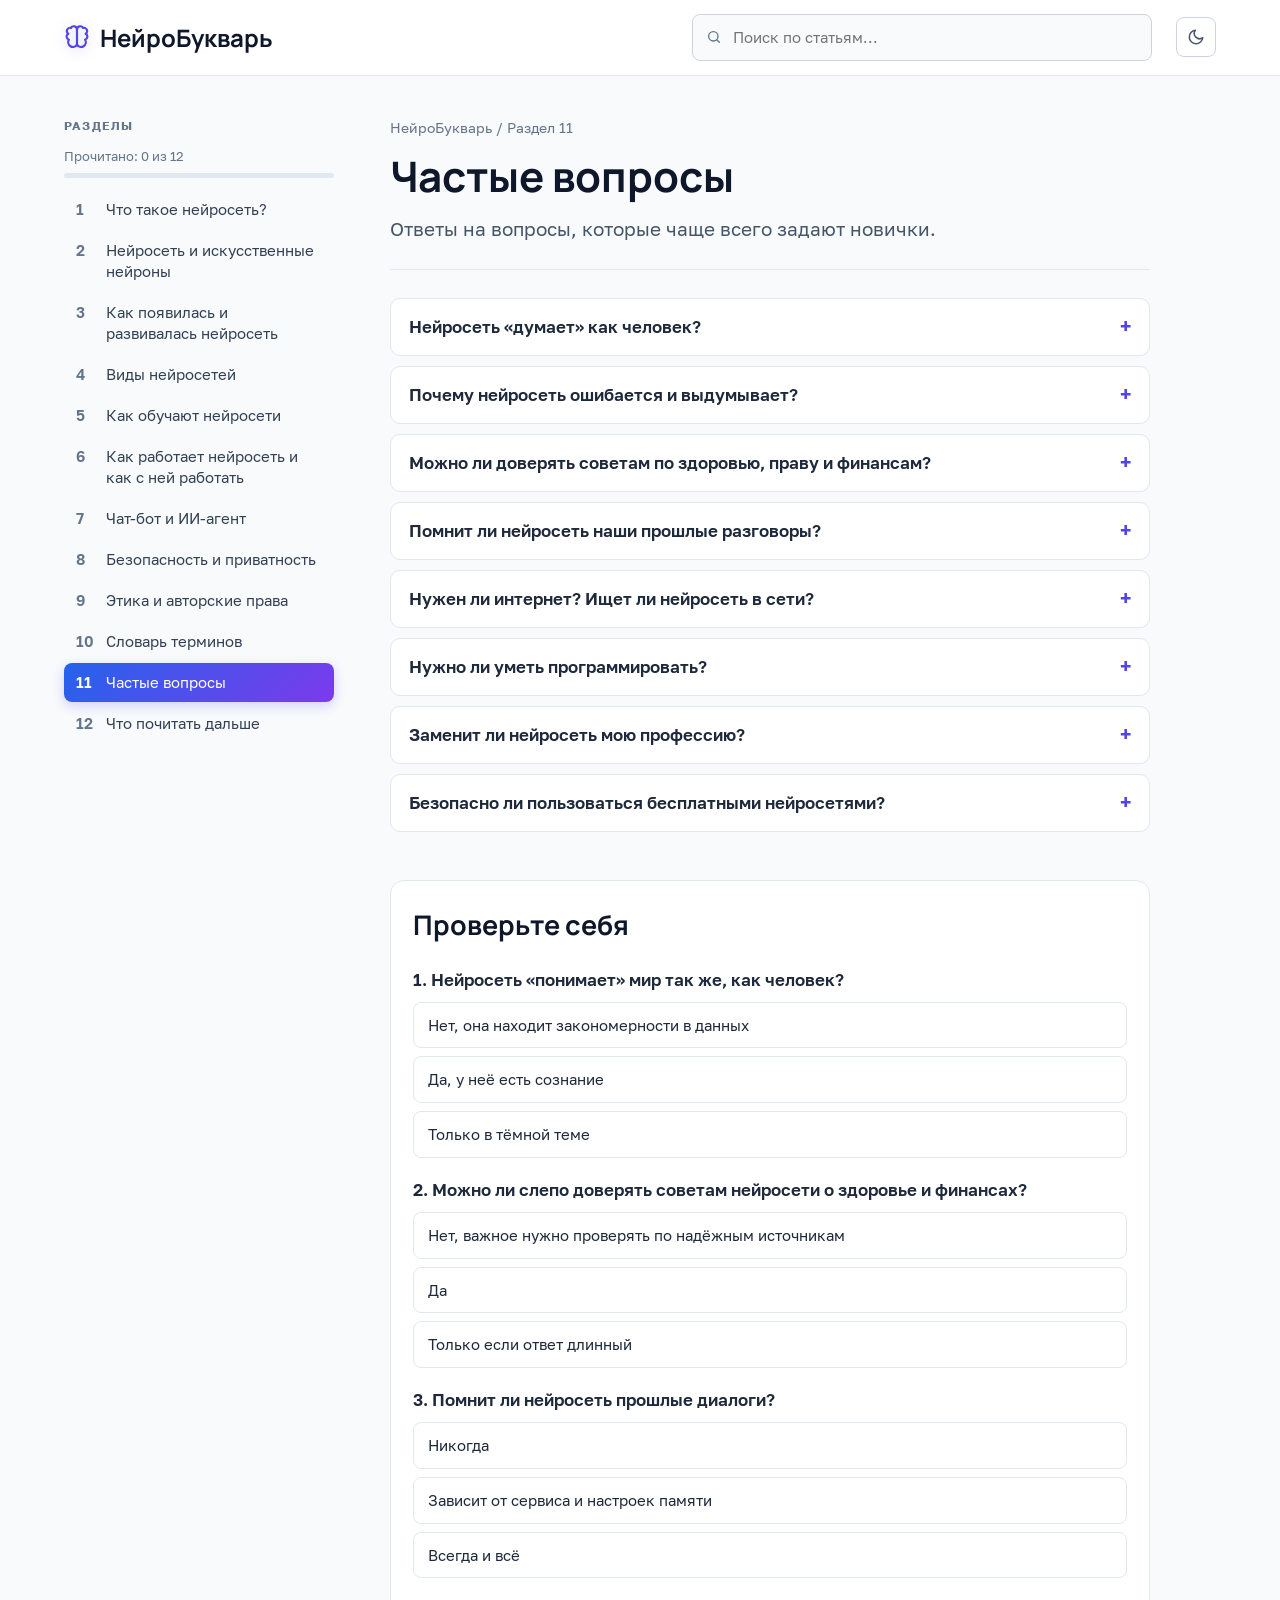
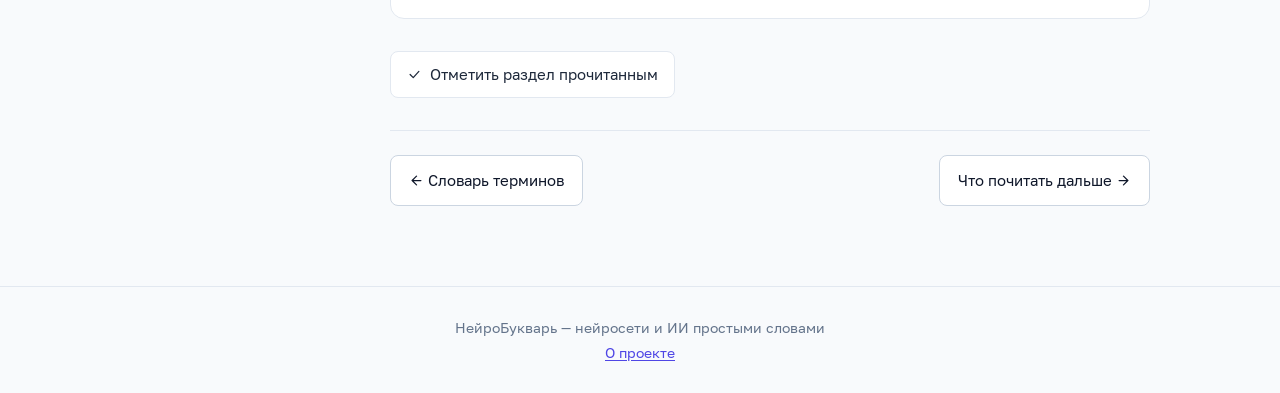
<file: chastye-voprosy.html>
<!DOCTYPE html>
<html lang="ru">
<head>
    <meta charset="UTF-8">
    <title>Частые вопросы — НейроБукварь</title>
    <!-- PROTECTED: meta type -->
    <meta name="type" value="app" />
    <meta name="viewport" content="width=device-width, initial-scale=1.0">
    <meta name="theme-color" content="#f8fafc">
    <meta name="description" content="Частые вопросы о нейросетях: думает ли нейросеть как человек, почему она ошибается, можно ли ей доверять и нужно ли уметь программировать.">
    <meta name="robots" content="index, follow, max-image-preview:large">
    <link rel="canonical" href="https://as-2603.github.io/neurobukvar/chastye-voprosy.html">
    <meta property="og:site_name" content="НейроБукварь">
    <meta property="og:locale" content="ru_RU">
    <meta property="og:title" content="Частые вопросы — НейроБукварь">
    <meta property="og:description" content="Частые вопросы о нейросетях: думает ли нейросеть как человек, почему она ошибается, можно ли ей доверять и нужно ли уметь программировать.">
    <meta property="og:type" content="article">
    <meta property="og:url" content="https://as-2603.github.io/neurobukvar/chastye-voprosy.html">
    <meta property="og:image" content="https://as-2603.github.io/neurobukvar/og.png">
    <meta property="og:image:width" content="1200">
    <meta property="og:image:height" content="630">
    <meta name="twitter:card" content="summary_large_image">
    <meta name="twitter:title" content="Частые вопросы — НейроБукварь">
    <meta name="twitter:description" content="Частые вопросы о нейросетях: думает ли нейросеть как человек, почему она ошибается, можно ли ей доверять и нужно ли уметь программировать.">
    <meta name="twitter:image" content="https://as-2603.github.io/neurobukvar/og.png">
    <link rel="icon" href="favicon.svg" type="image/svg+xml"><link rel="apple-touch-icon" href="apple-touch-icon.png">
    <link rel="preload" href="fonts/Golos-Text_Regular.woff" as="font" type="font/woff" crossorigin>
    <link rel="preload" href="fonts/Manrope.woff" as="font" type="font/woff" crossorigin>
    <link rel="stylesheet" href="style.css">
    <script>try{var t=localStorage.getItem('np_theme');if(t!=='dark'&&t!=='light')t=matchMedia('(prefers-color-scheme: dark)').matches?'dark':'light';document.documentElement.setAttribute('data-theme',t)}catch(e){}</script>
    
<script type="application/ld+json">{"@context": "https://schema.org", "@type": "Article", "headline": "Частые вопросы", "description": "Частые вопросы о нейросетях: думает ли нейросеть как человек, почему она ошибается, можно ли ей доверять и нужно ли уметь программировать.", "inLanguage": "ru", "dateModified": "2026-11-05", "mainEntityOfPage": "https://as-2603.github.io/neurobukvar/chastye-voprosy.html", "image": "https://as-2603.github.io/neurobukvar/og.png", "publisher": {"@type": "Organization", "name": "НейроБукварь", "url": "https://as-2603.github.io/neurobukvar/"}}</script>
<script type="application/ld+json">{"@context": "https://schema.org", "@type": "BreadcrumbList", "itemListElement": [{"@type": "ListItem", "position": 1, "name": "НейроБукварь", "item": "https://as-2603.github.io/neurobukvar/"}, {"@type": "ListItem", "position": 2, "name": "Частые вопросы", "item": "https://as-2603.github.io/neurobukvar/chastye-voprosy.html"}]}</script>
</head>
<body data-p="10">
<a class="skip" href="#main" id="skip">Перейти к содержанию</a>

<!-- Иконки (спрайт) -->
<svg width="0" height="0" style="position:absolute" aria-hidden="true" focusable="false">
<symbol id="i-brain" viewBox="0 0 24 24"><path d="M12 5v14"/><path d="M12 5a3 3 0 0 0-5.6-1.4A3 3 0 0 0 4 9a3 3 0 0 0 .5 5.5A3.5 3.5 0 0 0 12 19"/><path d="M12 5a3 3 0 0 1 5.6-1.4A3 3 0 0 1 20 9a3 3 0 0 1-.5 5.5A3.5 3.5 0 0 1 12 19"/></symbol>
<symbol id="i-search" viewBox="0 0 24 24"><circle cx="11" cy="11" r="7"/><path d="m20 20-3.5-3.5"/></symbol>
<symbol id="i-moon" viewBox="0 0 24 24"><path d="M21 12.8A9 9 0 1 1 11.2 3 7 7 0 0 0 21 12.8z"/></symbol>
<symbol id="i-sun" viewBox="0 0 24 24"><circle cx="12" cy="12" r="4"/><path d="M12 2v2M12 20v2M4.9 4.9l1.4 1.4M17.7 17.7l1.4 1.4M2 12h2M20 12h2M4.9 19.1l1.4-1.4M17.7 6.3l1.4-1.4"/></symbol>
<symbol id="i-up" viewBox="0 0 24 24"><path d="M12 19V5M5 12l7-7 7 7"/></symbol>
<symbol id="i-left" viewBox="0 0 24 24"><path d="M19 12H5M12 19l-7-7 7-7"/></symbol>
<symbol id="i-right" viewBox="0 0 24 24"><path d="M5 12h14M12 5l7 7-7 7"/></symbol>
<symbol id="i-x" viewBox="0 0 24 24"><path d="M18 6 6 18M6 6l12 12"/></symbol>
<symbol id="i-check" viewBox="0 0 24 24"><path d="m5 12 5 5 9-10"/></symbol>
<symbol id="i-copy" viewBox="0 0 24 24"><rect x="9" y="9" width="11" height="11" rx="2"/><path d="M5 15V6a2 2 0 0 1 2-2h9"/></symbol>
<symbol id="i-help" viewBox="0 0 24 24"><circle cx="12" cy="12" r="10"/><path d="M9.1 9a3 3 0 0 1 5.8 1c0 2-3 2.5-3 4M12 17.5h.01"/></symbol>
<symbol id="i-nodes" viewBox="0 0 24 24"><circle cx="12" cy="5" r="2.5"/><circle cx="5" cy="18" r="2.5"/><circle cx="19" cy="18" r="2.5"/><path d="M11 7.3 6 15.7M13 7.3l5 8.4M7.5 18h9"/></symbol>
<symbol id="i-clock" viewBox="0 0 24 24"><circle cx="12" cy="12" r="9"/><path d="M12 7v5l3 2"/></symbol>
<symbol id="i-sitemap" viewBox="0 0 24 24"><rect x="9" y="3" width="6" height="5" rx="1"/><rect x="3" y="16" width="6" height="5" rx="1"/><rect x="15" y="16" width="6" height="5" rx="1"/><path d="M12 8v4M6 16v-4h12v4"/></symbol>
<symbol id="i-cap" viewBox="0 0 24 24"><path d="M2 9l10-5 10 5-10 5z"/><path d="M6 11.5V16c0 1.5 3 3 6 3s6-1.5 6-3v-4.5"/></symbol>
<symbol id="i-gears" viewBox="0 0 24 24"><circle cx="12" cy="12" r="3"/><path d="M12 2v3M12 19v3M2 12h3M19 12h3M4.9 4.9 7 7M17 17l2.1 2.1M4.9 19.1 7 17M17 7l2.1-2.1"/></symbol>
<symbol id="i-robot" viewBox="0 0 24 24"><rect x="4" y="8" width="16" height="12" rx="2"/><path d="M12 8V5M9 13h.01M15 13h.01M9 17h6"/><circle cx="12" cy="3.5" r="1"/></symbol>
<symbol id="i-rotate" viewBox="0 0 24 24"><path d="M21 12a9 9 0 1 1-3-6.7L21 8M21 3v5h-5"/></symbol>
<symbol id="i-image" viewBox="0 0 24 24"><rect x="3" y="3" width="18" height="18" rx="2"/><circle cx="9" cy="9" r="1.5"/><path d="m21 15-5-5L5 21"/></symbol>
<symbol id="i-bolt" viewBox="0 0 24 24"><path d="M13 2 4 14h7l-1 8 9-12h-7z"/></symbol>
<symbol id="i-swap" viewBox="0 0 24 24"><path d="M4 8h14l-3-3M20 16H6l3 3"/></symbol>
<symbol id="i-shield" viewBox="0 0 24 24"><path d="M12 3 4 6v6c0 5 3.5 8 8 9 4.5-1 8-4 8-9V6z"/><path d="m9 12 2 2 4-4"/></symbol>
<symbol id="i-scale" viewBox="0 0 24 24"><path d="M12 3v18M6 21h12M5 7h14"/><path d="M5 7 2 14a3 3 0 0 0 6 0zM19 7l-3 7a3 3 0 0 0 6 0z"/></symbol>
<symbol id="i-book" viewBox="0 0 24 24"><path d="M4 4h10a4 4 0 0 1 4 4v12H8a4 4 0 0 1-4-4z"/><path d="M4 16a4 4 0 0 1 4-4h10"/></symbol>
<symbol id="i-memory" viewBox="0 0 24 24"><ellipse cx="12" cy="5" rx="8" ry="3"/><path d="M4 5v6c0 1.7 3.6 3 8 3s8-1.3 8-3V5M4 11v6c0 1.7 3.6 3 8 3s8-1.3 8-3v-6"/></symbol>
<symbol id="i-edit" viewBox="0 0 24 24"><path d="M12 20h9"/><path d="M16.5 3.5a2.1 2.1 0 0 1 3 3L7 19l-4 1 1-4z"/></symbol>
<symbol id="i-spark" viewBox="0 0 24 24"><path d="M12 3v4M12 17v4M3 12h4M17 12h4M6 6l2.5 2.5M15.5 15.5 18 18M18 6l-2.5 2.5M8.5 15.5 6 18"/></symbol>
<symbol id="i-layers" viewBox="0 0 24 24"><path d="M12 3 3 8l9 5 9-5z"/><path d="M3 12l9 5 9-5"/><path d="M3 16l9 5 9-5"/></symbol>
<symbol id="i-chat" viewBox="0 0 24 24"><path d="M4 5h16v11H9l-5 4z"/></symbol>
<symbol id="i-bookopen" viewBox="0 0 24 24"><path d="M2 5c3-1 7-1 10 2 3-3 7-3 10-2v14c-3-1-7-1-10 2-3-3-7-3-10-2z"/><path d="M12 7v14"/></symbol>
</svg>

<header>
    <div class="bar">
        <a class="logo" href="index.html" aria-label="НейроБукварь — на главную"><svg class="ic" aria-hidden="true"><use href="#i-brain"/></svg><span>НейроБукварь</span></a>
        <div class="search"><svg class="ic" aria-hidden="true"><use href="#i-search"/></svg><input id="q" type="search" placeholder="Поиск по статьям..." aria-label="Поиск по статьям" autocomplete="off"></div>
        <button id="theme" class="theme-btn" aria-label="Переключить тему" title="Переключить тему"></button>
    </div>
</header>
<div class="wrap">
    <nav aria-label="Разделы">
        <h4>Разделы</h4>
        <div class="prog" id="prog"></div>
        <div id="menu"><a href="index.html"><span>1</span>Что такое нейросеть?</a><a href="neyroset-i-iskusstvennye-neyrony.html"><span>2</span>Нейросеть и искусственные нейроны</a><a href="istoriya-neyrosetey.html"><span>3</span>Как появилась и развивалась нейросеть</a><a href="vidy-neyrosetey.html"><span>4</span>Виды нейросетей</a><a href="kak-obuchayut-neyroseti.html"><span>5</span>Как обучают нейросети</a><a href="kak-rabotaet-neyroset-i-kak-s-ney-rabotat.html"><span>6</span>Как работает нейросеть и как с ней работать</a><a href="chat-bot-i-ii-agent.html"><span>7</span>Чат-бот и ИИ-агент</a><a href="bezopasnost-i-privatnost.html"><span>8</span>Безопасность и приватность</a><a href="etika-i-avtorskie-prava.html"><span>9</span>Этика и авторские права</a><a href="slovar-terminov.html"><span>10</span>Словарь терминов</a><a href="chastye-voprosy.html" class="active" aria-current="page"><span>11</span>Частые вопросы</a><a href="chto-pochitat-dalshe.html"><span>12</span>Что почитать дальше</a></div>
    </nav>
    <main id="main" tabindex="-1"><div class="crumbs">НейроБукварь / Раздел 11</div><h1>Частые вопросы</h1><p class="lead">Ответы на вопросы, которые чаще всего задают новички.</p>
<details><summary>Нейросеть «думает» как человек?</summary><div><p>Нет. Она находит закономерности в данных и вычисляет ответ. Ответы бывают очень похожи на человеческие, но понимания мира и сознания, как у человека, у неё нет.</p></div></details>
<details><summary>Почему нейросеть ошибается и выдумывает?</summary><div><p>Она подбирает наиболее вероятное продолжение, а не сверяет факты с базой данных. Если вопрос необычный или данных мало, получается правдоподобная, но неверная фраза — галлюцинация. Помогает уточнить запрос, попросить указать источники и самому их проверить.</p></div></details>
<details><summary>Можно ли доверять советам по здоровью, праву и финансам?</summary><div><p>Как отправную точку для вопросов специалисту — можно. Как окончательное решение — нет. Такие вещи нужно проверять по надёжным источникам и у специалистов.</p></div></details>
<details><summary>Помнит ли нейросеть наши прошлые разговоры?</summary><div><p>В пределах одного диалога она видит то, что помещается в её контекст. Между диалогами всё зависит от сервиса: у некоторых есть функция памяти, которую можно посмотреть и отключить.</p></div></details>
<details><summary>Нужен ли интернет? Ищет ли нейросеть в сети?</summary><div><p>Облачным сервисам нужен интернет. Поиск в сети — отдельная функция: она есть не у всех и не всегда включена. Небольшие модели можно запускать и на своём компьютере без интернета.</p></div></details>
<details><summary>Нужно ли уметь программировать?</summary><div><p>Нет. Для начала достаточно писать запросы обычным языком (см. раздел <a class="lnk" href="kak-rabotaet-neyroset-i-kak-s-ney-rabotat.html">«Как работает нейросеть и как с ней работать»</a>).</p></div></details>
<details><summary>Заменит ли нейросеть мою профессию?</summary><div><p>Точно предсказать нельзя. Чаще меняются отдельные задачи внутри профессии. Полезно учиться работать с ИИ и развивать то, что сложно автоматизировать: общение, ответственность, суждение.</p></div></details>
<details><summary>Безопасно ли пользоваться бесплатными нейросетями?</summary><div><p>Зависит от сервиса. Используйте официальные сайты и приложения, читайте политику конфиденциальности и не вводите секретные данные. Подробнее — в разделе <a class="lnk" href="bezopasnost-i-privatnost.html">«Безопасность и приватность»</a>.</p></div></details>
<section class="quiz" aria-label="Проверьте себя"><h2>Проверьте себя</h2><div class="qq"><p class="qt">1. Нейросеть «понимает» мир так же, как человек?</p><div class="qo"><button type="button">Да, у неё есть сознание</button><button type="button" data-ok="1">Нет, она находит закономерности в данных</button><button type="button">Только в тёмной теме</button></div><p class="qe" hidden>Сеть вычисляет ответ по закономерностям, а не понимает мир, как человек.</p></div><div class="qq"><p class="qt">2. Можно ли слепо доверять советам нейросети о здоровье и финансах?</p><div class="qo"><button type="button">Да</button><button type="button" data-ok="1">Нет, важное нужно проверять по надёжным источникам</button><button type="button">Только если ответ длинный</button></div><p class="qe" hidden>Нейросеть может ошибаться, поэтому такие советы нужно проверять.</p></div><div class="qq"><p class="qt">3. Помнит ли нейросеть прошлые диалоги?</p><div class="qo"><button type="button">Всегда и всё</button><button type="button" data-ok="1">Зависит от сервиса и настроек памяти</button><button type="button">Никогда</button></div><p class="qe" hidden>В пределах диалога она видит контекст. Между диалогами всё определяют сервис и его настройки.</p></div><p class="qs" aria-live="polite"></p></section><button type="button" class="readbtn" onclick="toggleRead(10)" aria-pressed="false"><svg class="ic" aria-hidden="true"><use href="#i-check"/></svg><span>Отметить раздел прочитанным</span></button>
 <div class="pager"><a href="slovar-terminov.html" rel="prev"><span><svg class="ic" aria-hidden="true"><use href="#i-left"/></svg> Словарь терминов</span></a>
 <a href="chto-pochitat-dalshe.html" rel="next"><span>Что почитать дальше <svg class="ic" aria-hidden="true"><use href="#i-right"/></svg></span></a></div></main>
</div>
<footer id="foot">НейроБукварь — нейросети и ИИ простыми словами<br><a class="lnk" href="o-proekte.html">О проекте</a></footer>
<button id="top" class="toTop" aria-label="Наверх" title="Наверх"><svg class="ic" aria-hidden="true"><use href="#i-up"/></svg></button>

<!-- Image Zoom Overlay -->
<div id="imgOverlay" class="img-overlay">
  <div class="img-overlay-content">
    <img id="imgOverlayImg" class="img-overlay-img" alt="">
    <button class="img-overlay-close" aria-label="Закрыть"><svg class="ic" aria-hidden="true"><use href="#i-x"/></svg></button>
  </div>
</div>
<script src="search-data.js" defer></script>
<script src="app.js" defer></script>
</body>
</html>
</file>
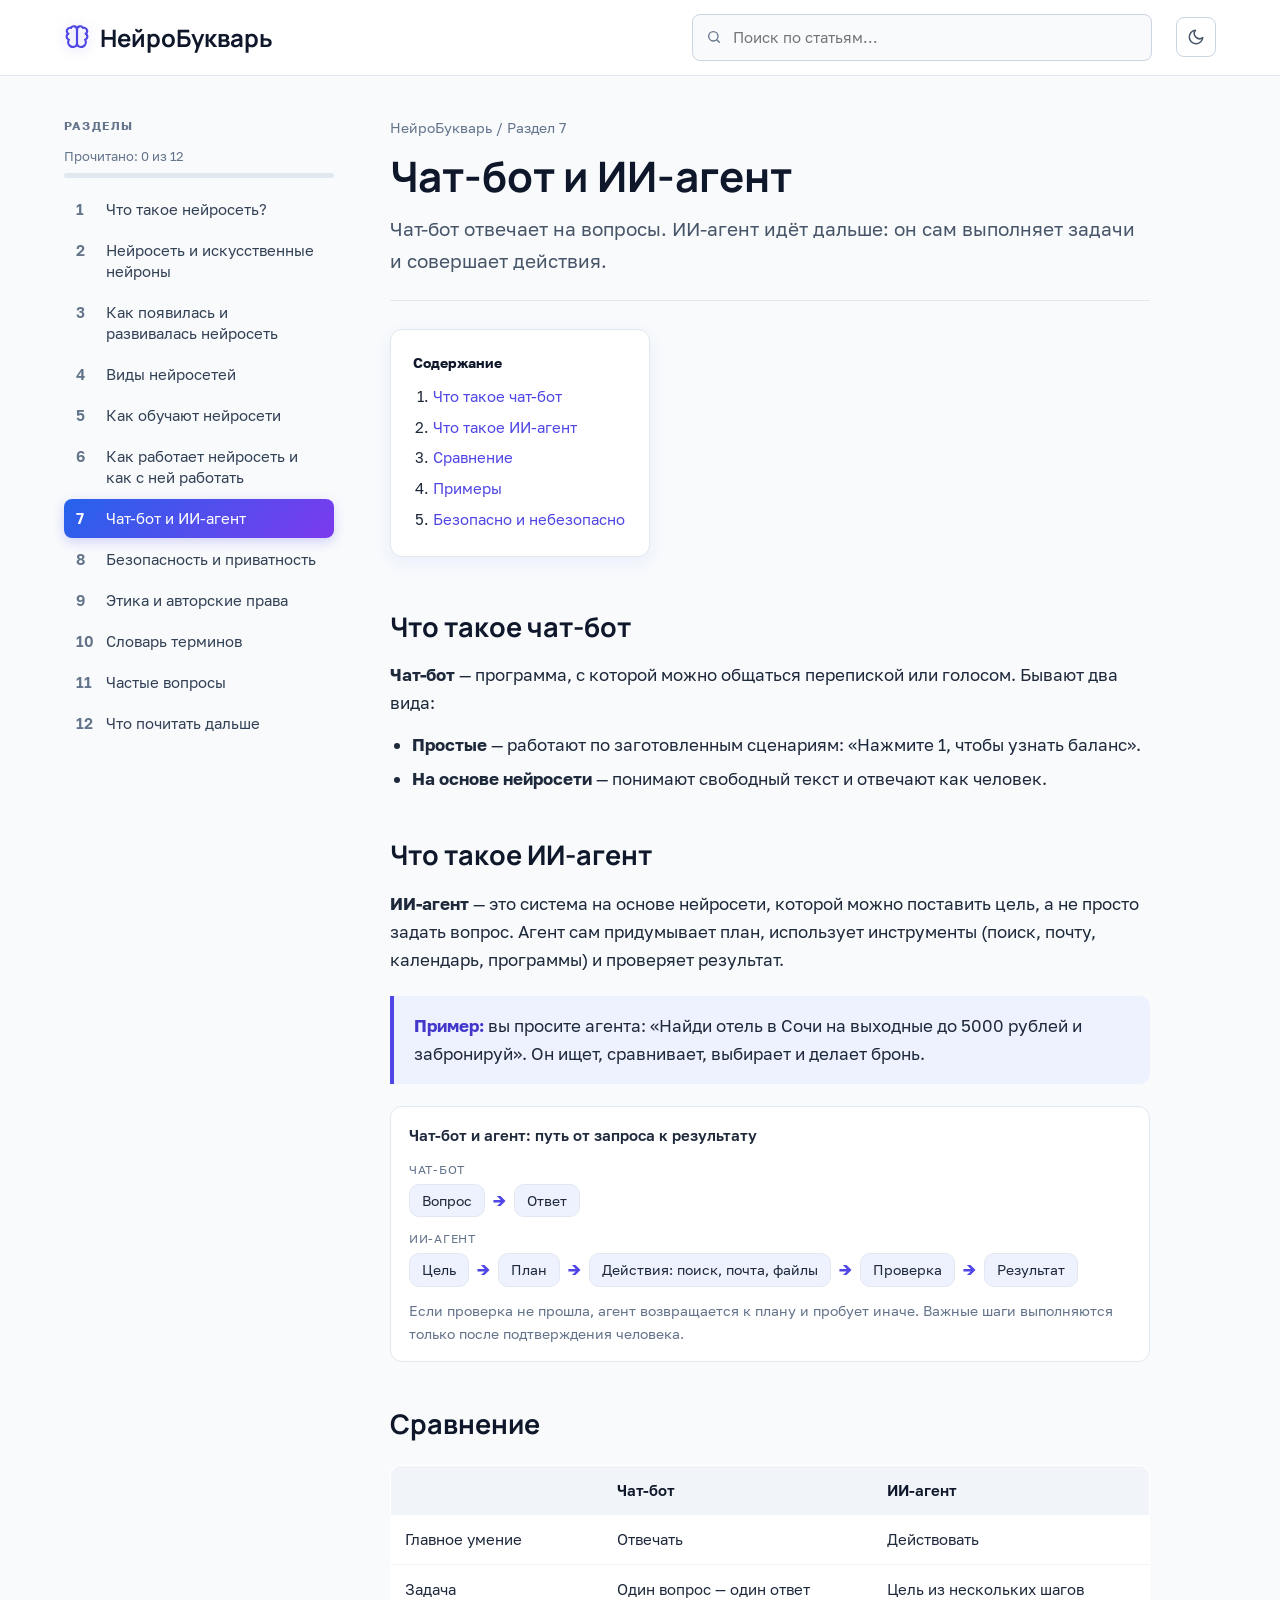
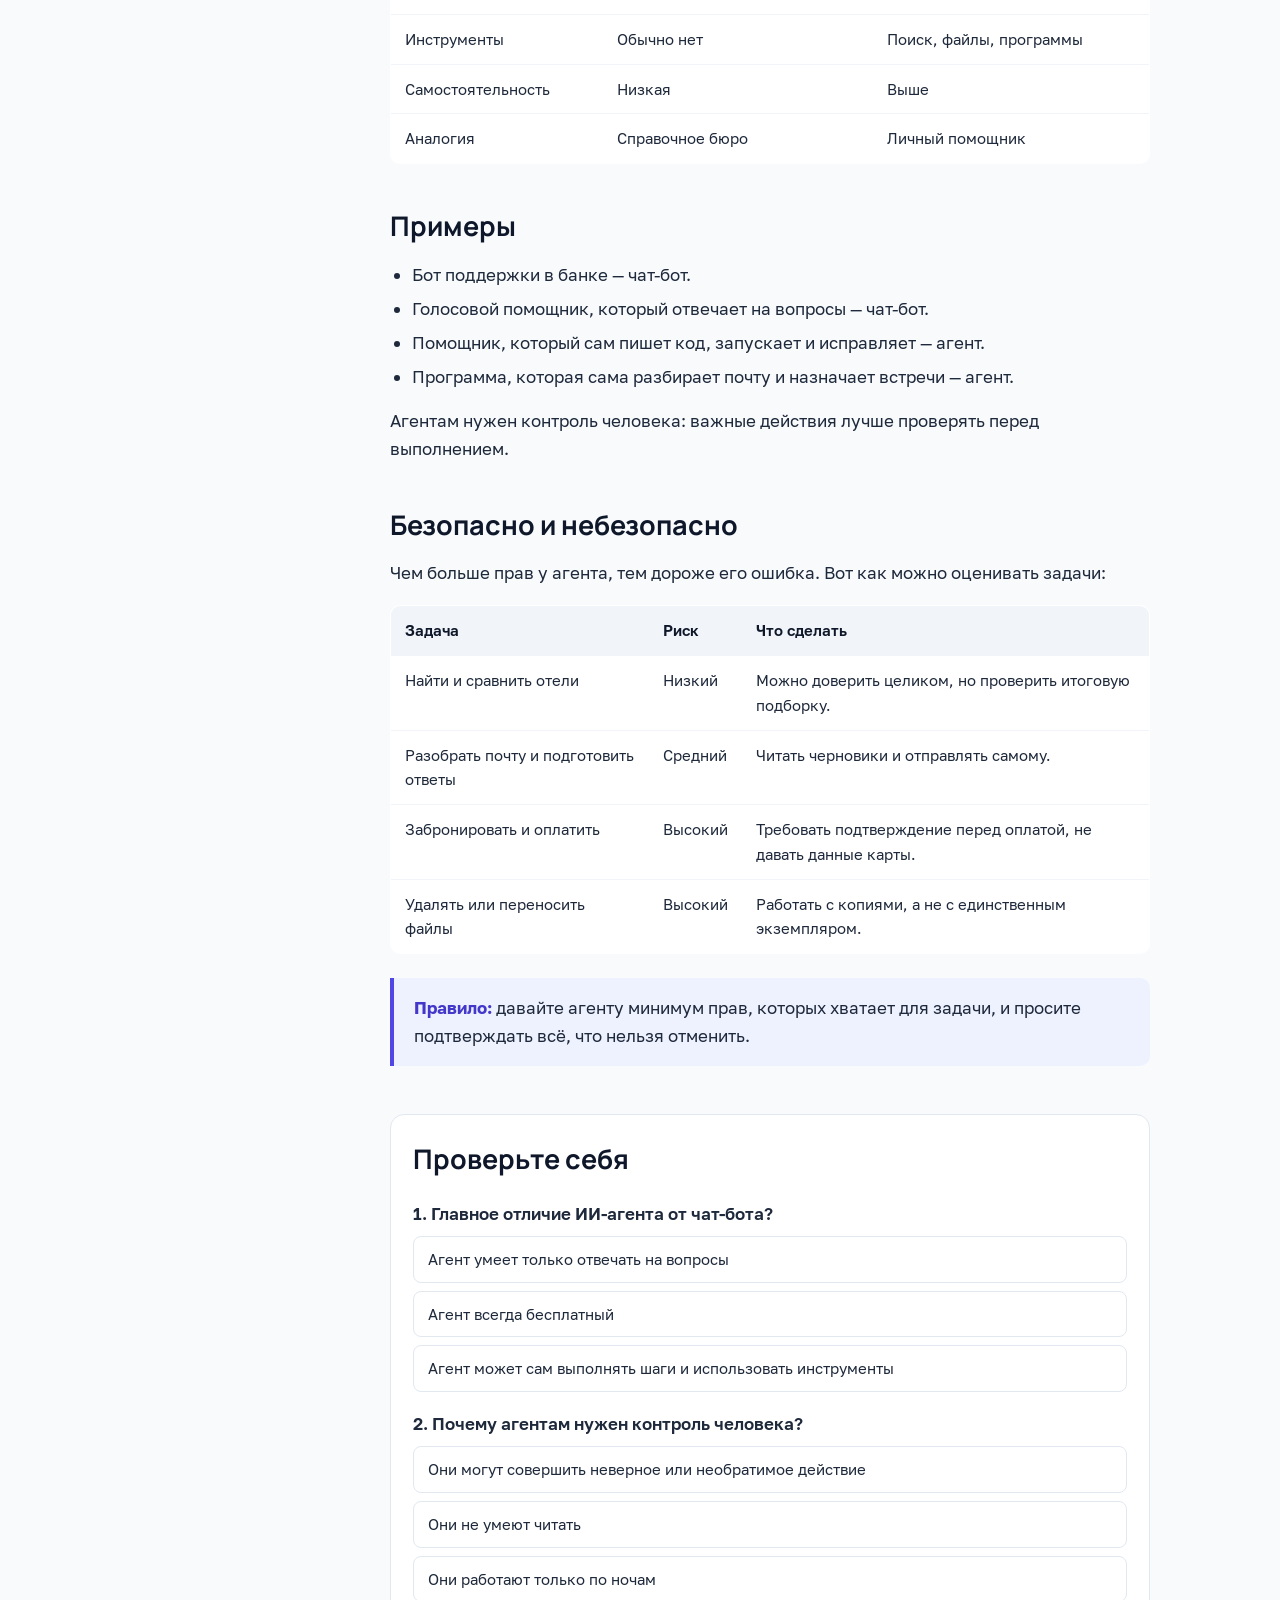
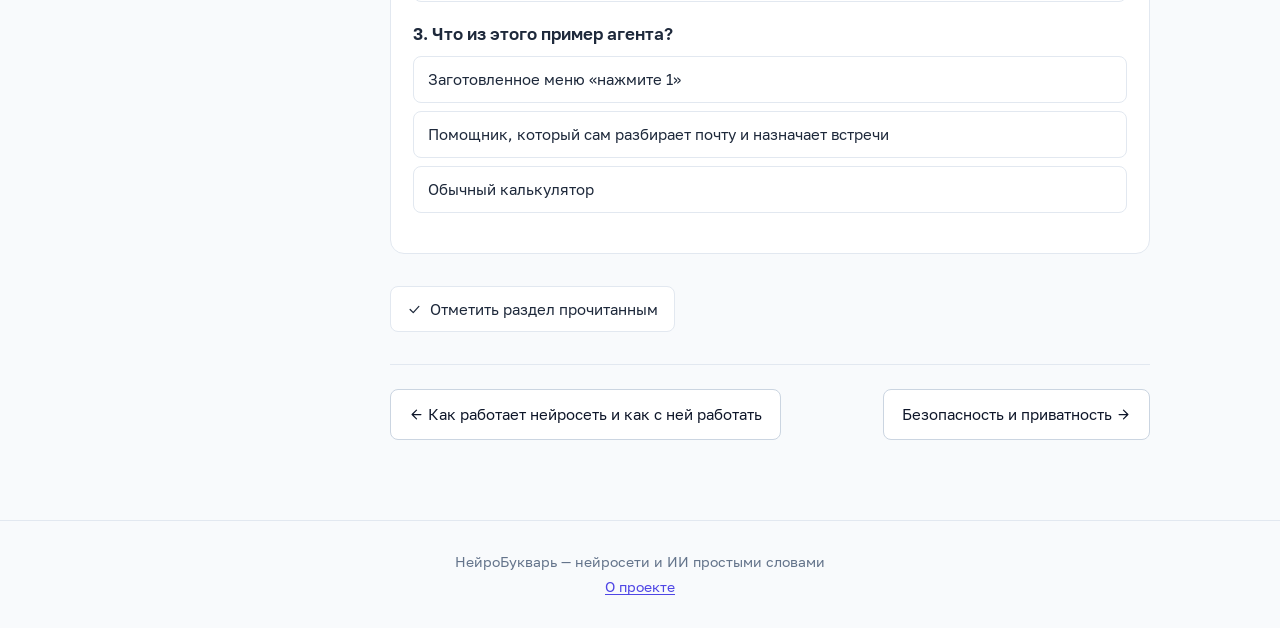
<file: chat-bot-i-ii-agent.html>
<!DOCTYPE html>
<html lang="ru">
<head>
    <meta charset="UTF-8">
    <title>Чат-бот и ИИ-агент — НейроБукварь</title>
    <!-- PROTECTED: meta type -->
    <meta name="type" value="app" />
    <meta name="viewport" content="width=device-width, initial-scale=1.0">
    <meta name="theme-color" content="#f8fafc">
    <meta name="description" content="Чем чат-бот отличается от ИИ-агента: что умеет каждый, примеры, сравнение и правила безопасного использования.">
    <meta name="robots" content="index, follow, max-image-preview:large">
    <link rel="canonical" href="https://as-2603.github.io/neurobukvar/chat-bot-i-ii-agent.html">
    <meta property="og:site_name" content="НейроБукварь">
    <meta property="og:locale" content="ru_RU">
    <meta property="og:title" content="Чат-бот и ИИ-агент — НейроБукварь">
    <meta property="og:description" content="Чем чат-бот отличается от ИИ-агента: что умеет каждый, примеры, сравнение и правила безопасного использования.">
    <meta property="og:type" content="article">
    <meta property="og:url" content="https://as-2603.github.io/neurobukvar/chat-bot-i-ii-agent.html">
    <meta property="og:image" content="https://as-2603.github.io/neurobukvar/og.png">
    <meta property="og:image:width" content="1200">
    <meta property="og:image:height" content="630">
    <meta name="twitter:card" content="summary_large_image">
    <meta name="twitter:title" content="Чат-бот и ИИ-агент — НейроБукварь">
    <meta name="twitter:description" content="Чем чат-бот отличается от ИИ-агента: что умеет каждый, примеры, сравнение и правила безопасного использования.">
    <meta name="twitter:image" content="https://as-2603.github.io/neurobukvar/og.png">
    <link rel="icon" href="favicon.svg" type="image/svg+xml"><link rel="apple-touch-icon" href="apple-touch-icon.png">
    <link rel="preload" href="fonts/Golos-Text_Regular.woff" as="font" type="font/woff" crossorigin>
    <link rel="preload" href="fonts/Manrope.woff" as="font" type="font/woff" crossorigin>
    <link rel="stylesheet" href="style.css">
    <script>try{var t=localStorage.getItem('np_theme');if(t!=='dark'&&t!=='light')t=matchMedia('(prefers-color-scheme: dark)').matches?'dark':'light';document.documentElement.setAttribute('data-theme',t)}catch(e){}</script>
    
<script type="application/ld+json">{"@context": "https://schema.org", "@type": "Article", "headline": "Чат-бот и ИИ-агент", "description": "Чем чат-бот отличается от ИИ-агента: что умеет каждый, примеры, сравнение и правила безопасного использования.", "inLanguage": "ru", "dateModified": "2026-11-05", "mainEntityOfPage": "https://as-2603.github.io/neurobukvar/chat-bot-i-ii-agent.html", "image": "https://as-2603.github.io/neurobukvar/og.png", "publisher": {"@type": "Organization", "name": "НейроБукварь", "url": "https://as-2603.github.io/neurobukvar/"}}</script>
<script type="application/ld+json">{"@context": "https://schema.org", "@type": "BreadcrumbList", "itemListElement": [{"@type": "ListItem", "position": 1, "name": "НейроБукварь", "item": "https://as-2603.github.io/neurobukvar/"}, {"@type": "ListItem", "position": 2, "name": "Чат-бот и ИИ-агент", "item": "https://as-2603.github.io/neurobukvar/chat-bot-i-ii-agent.html"}]}</script>
</head>
<body data-p="6">
<a class="skip" href="#main" id="skip">Перейти к содержанию</a>

<!-- Иконки (спрайт) -->
<svg width="0" height="0" style="position:absolute" aria-hidden="true" focusable="false">
<symbol id="i-brain" viewBox="0 0 24 24"><path d="M12 5v14"/><path d="M12 5a3 3 0 0 0-5.6-1.4A3 3 0 0 0 4 9a3 3 0 0 0 .5 5.5A3.5 3.5 0 0 0 12 19"/><path d="M12 5a3 3 0 0 1 5.6-1.4A3 3 0 0 1 20 9a3 3 0 0 1-.5 5.5A3.5 3.5 0 0 1 12 19"/></symbol>
<symbol id="i-search" viewBox="0 0 24 24"><circle cx="11" cy="11" r="7"/><path d="m20 20-3.5-3.5"/></symbol>
<symbol id="i-moon" viewBox="0 0 24 24"><path d="M21 12.8A9 9 0 1 1 11.2 3 7 7 0 0 0 21 12.8z"/></symbol>
<symbol id="i-sun" viewBox="0 0 24 24"><circle cx="12" cy="12" r="4"/><path d="M12 2v2M12 20v2M4.9 4.9l1.4 1.4M17.7 17.7l1.4 1.4M2 12h2M20 12h2M4.9 19.1l1.4-1.4M17.7 6.3l1.4-1.4"/></symbol>
<symbol id="i-up" viewBox="0 0 24 24"><path d="M12 19V5M5 12l7-7 7 7"/></symbol>
<symbol id="i-left" viewBox="0 0 24 24"><path d="M19 12H5M12 19l-7-7 7-7"/></symbol>
<symbol id="i-right" viewBox="0 0 24 24"><path d="M5 12h14M12 5l7 7-7 7"/></symbol>
<symbol id="i-x" viewBox="0 0 24 24"><path d="M18 6 6 18M6 6l12 12"/></symbol>
<symbol id="i-check" viewBox="0 0 24 24"><path d="m5 12 5 5 9-10"/></symbol>
<symbol id="i-copy" viewBox="0 0 24 24"><rect x="9" y="9" width="11" height="11" rx="2"/><path d="M5 15V6a2 2 0 0 1 2-2h9"/></symbol>
<symbol id="i-help" viewBox="0 0 24 24"><circle cx="12" cy="12" r="10"/><path d="M9.1 9a3 3 0 0 1 5.8 1c0 2-3 2.5-3 4M12 17.5h.01"/></symbol>
<symbol id="i-nodes" viewBox="0 0 24 24"><circle cx="12" cy="5" r="2.5"/><circle cx="5" cy="18" r="2.5"/><circle cx="19" cy="18" r="2.5"/><path d="M11 7.3 6 15.7M13 7.3l5 8.4M7.5 18h9"/></symbol>
<symbol id="i-clock" viewBox="0 0 24 24"><circle cx="12" cy="12" r="9"/><path d="M12 7v5l3 2"/></symbol>
<symbol id="i-sitemap" viewBox="0 0 24 24"><rect x="9" y="3" width="6" height="5" rx="1"/><rect x="3" y="16" width="6" height="5" rx="1"/><rect x="15" y="16" width="6" height="5" rx="1"/><path d="M12 8v4M6 16v-4h12v4"/></symbol>
<symbol id="i-cap" viewBox="0 0 24 24"><path d="M2 9l10-5 10 5-10 5z"/><path d="M6 11.5V16c0 1.5 3 3 6 3s6-1.5 6-3v-4.5"/></symbol>
<symbol id="i-gears" viewBox="0 0 24 24"><circle cx="12" cy="12" r="3"/><path d="M12 2v3M12 19v3M2 12h3M19 12h3M4.9 4.9 7 7M17 17l2.1 2.1M4.9 19.1 7 17M17 7l2.1-2.1"/></symbol>
<symbol id="i-robot" viewBox="0 0 24 24"><rect x="4" y="8" width="16" height="12" rx="2"/><path d="M12 8V5M9 13h.01M15 13h.01M9 17h6"/><circle cx="12" cy="3.5" r="1"/></symbol>
<symbol id="i-rotate" viewBox="0 0 24 24"><path d="M21 12a9 9 0 1 1-3-6.7L21 8M21 3v5h-5"/></symbol>
<symbol id="i-image" viewBox="0 0 24 24"><rect x="3" y="3" width="18" height="18" rx="2"/><circle cx="9" cy="9" r="1.5"/><path d="m21 15-5-5L5 21"/></symbol>
<symbol id="i-bolt" viewBox="0 0 24 24"><path d="M13 2 4 14h7l-1 8 9-12h-7z"/></symbol>
<symbol id="i-swap" viewBox="0 0 24 24"><path d="M4 8h14l-3-3M20 16H6l3 3"/></symbol>
<symbol id="i-shield" viewBox="0 0 24 24"><path d="M12 3 4 6v6c0 5 3.5 8 8 9 4.5-1 8-4 8-9V6z"/><path d="m9 12 2 2 4-4"/></symbol>
<symbol id="i-scale" viewBox="0 0 24 24"><path d="M12 3v18M6 21h12M5 7h14"/><path d="M5 7 2 14a3 3 0 0 0 6 0zM19 7l-3 7a3 3 0 0 0 6 0z"/></symbol>
<symbol id="i-book" viewBox="0 0 24 24"><path d="M4 4h10a4 4 0 0 1 4 4v12H8a4 4 0 0 1-4-4z"/><path d="M4 16a4 4 0 0 1 4-4h10"/></symbol>
<symbol id="i-memory" viewBox="0 0 24 24"><ellipse cx="12" cy="5" rx="8" ry="3"/><path d="M4 5v6c0 1.7 3.6 3 8 3s8-1.3 8-3V5M4 11v6c0 1.7 3.6 3 8 3s8-1.3 8-3v-6"/></symbol>
<symbol id="i-edit" viewBox="0 0 24 24"><path d="M12 20h9"/><path d="M16.5 3.5a2.1 2.1 0 0 1 3 3L7 19l-4 1 1-4z"/></symbol>
<symbol id="i-spark" viewBox="0 0 24 24"><path d="M12 3v4M12 17v4M3 12h4M17 12h4M6 6l2.5 2.5M15.5 15.5 18 18M18 6l-2.5 2.5M8.5 15.5 6 18"/></symbol>
<symbol id="i-layers" viewBox="0 0 24 24"><path d="M12 3 3 8l9 5 9-5z"/><path d="M3 12l9 5 9-5"/><path d="M3 16l9 5 9-5"/></symbol>
<symbol id="i-chat" viewBox="0 0 24 24"><path d="M4 5h16v11H9l-5 4z"/></symbol>
<symbol id="i-bookopen" viewBox="0 0 24 24"><path d="M2 5c3-1 7-1 10 2 3-3 7-3 10-2v14c-3-1-7-1-10 2-3-3-7-3-10-2z"/><path d="M12 7v14"/></symbol>
</svg>

<header>
    <div class="bar">
        <a class="logo" href="index.html" aria-label="НейроБукварь — на главную"><svg class="ic" aria-hidden="true"><use href="#i-brain"/></svg><span>НейроБукварь</span></a>
        <div class="search"><svg class="ic" aria-hidden="true"><use href="#i-search"/></svg><input id="q" type="search" placeholder="Поиск по статьям..." aria-label="Поиск по статьям" autocomplete="off"></div>
        <button id="theme" class="theme-btn" aria-label="Переключить тему" title="Переключить тему"></button>
    </div>
</header>
<div class="wrap">
    <nav aria-label="Разделы">
        <h4>Разделы</h4>
        <div class="prog" id="prog"></div>
        <div id="menu"><a href="index.html"><span>1</span>Что такое нейросеть?</a><a href="neyroset-i-iskusstvennye-neyrony.html"><span>2</span>Нейросеть и искусственные нейроны</a><a href="istoriya-neyrosetey.html"><span>3</span>Как появилась и развивалась нейросеть</a><a href="vidy-neyrosetey.html"><span>4</span>Виды нейросетей</a><a href="kak-obuchayut-neyroseti.html"><span>5</span>Как обучают нейросети</a><a href="kak-rabotaet-neyroset-i-kak-s-ney-rabotat.html"><span>6</span>Как работает нейросеть и как с ней работать</a><a href="chat-bot-i-ii-agent.html" class="active" aria-current="page"><span>7</span>Чат-бот и ИИ-агент</a><a href="bezopasnost-i-privatnost.html"><span>8</span>Безопасность и приватность</a><a href="etika-i-avtorskie-prava.html"><span>9</span>Этика и авторские права</a><a href="slovar-terminov.html"><span>10</span>Словарь терминов</a><a href="chastye-voprosy.html"><span>11</span>Частые вопросы</a><a href="chto-pochitat-dalshe.html"><span>12</span>Что почитать дальше</a></div>
    </nav>
    <main id="main" tabindex="-1"><div class="crumbs">НейроБукварь / Раздел 7</div><h1>Чат-бот и ИИ-агент</h1><p class="lead">Чат-бот отвечает на вопросы. ИИ-агент идёт дальше: он сам выполняет задачи и совершает действия.</p>
<div class="toc"><b>Содержание</b><ol><li><a href="#g1">Что такое чат-бот</a></li><li><a href="#g2">Что такое ИИ-агент</a></li><li><a href="#g3">Сравнение</a></li><li><a href="#g4">Примеры</a></li><li><a href="#g5">Безопасно и небезопасно</a></li></ol></div>
<h2 id="g1">Что такое чат-бот</h2>
<p><b>Чат-бот</b> — программа, с которой можно общаться перепиской или голосом. Бывают два вида:</p>
<ul><li><b>Простые</b> — работают по заготовленным сценариям: «Нажмите 1, чтобы узнать баланс».</li><li><b>На основе нейросети</b> — понимают свободный текст и отвечают как человек.</li></ul>
<h2 id="g2">Что такое ИИ-агент</h2>
<p><b>ИИ-агент</b> — это система на основе нейросети, которой можно поставить цель, а не просто задать вопрос. Агент сам придумывает план, использует инструменты (поиск, почту, календарь, программы) и проверяет результат.</p>
<div class="box"><b>Пример:</b> вы просите агента: «Найди отель в Сочи на выходные до 5000 рублей и забронируй». Он ищет, сравнивает, выбирает и делает бронь.</div>
<figure class="fig"><div class="t">Чат-бот и агент: путь от запроса к результату</div>
<div class="fl">Чат-бот</div><div class="flow"><span class="n">Вопрос</span><span class="a" aria-hidden="true">→</span><span class="n">Ответ</span></div>
<div class="fl">ИИ-агент</div><div class="flow"><span class="n">Цель</span><span class="a" aria-hidden="true">→</span><span class="n">План</span><span class="a" aria-hidden="true">→</span><span class="n">Действия: поиск, почта, файлы</span><span class="a" aria-hidden="true">→</span><span class="n">Проверка</span><span class="a" aria-hidden="true">→</span><span class="n">Результат</span></div>
<p class="cap">Если проверка не прошла, агент возвращается к плану и пробует иначе. Важные шаги выполняются только после подтверждения человека.</p></figure>
<h2 id="g3">Сравнение</h2>
<div class="tw"><table><tr><th></th><th>Чат-бот</th><th>ИИ-агент</th></tr>
<tr><td>Главное умение</td><td>Отвечать</td><td>Действовать</td></tr>
<tr><td>Задача</td><td>Один вопрос — один ответ</td><td>Цель из нескольких шагов</td></tr>
<tr><td>Инструменты</td><td>Обычно нет</td><td>Поиск, файлы, программы</td></tr>
<tr><td>Самостоятельность</td><td>Низкая</td><td>Выше</td></tr>
<tr><td>Аналогия</td><td>Справочное бюро</td><td>Личный помощник</td></tr></table></div>
<h2 id="g4">Примеры</h2>
<ul><li>Бот поддержки в банке — чат-бот.</li><li>Голосовой помощник, который отвечает на вопросы — чат-бот.</li><li>Помощник, который сам пишет код, запускает и исправляет — агент.</li><li>Программа, которая сама разбирает почту и назначает встречи — агент.</li></ul>
<p>Агентам нужен контроль человека: важные действия лучше проверять перед выполнением.</p>
<h2 id="g5">Безопасно и небезопасно</h2>
<p>Чем больше прав у агента, тем дороже его ошибка. Вот как можно оценивать задачи:</p>
<div class="tw"><table><tr><th>Задача</th><th>Риск</th><th>Что сделать</th></tr>
<tr><td>Найти и сравнить отели</td><td>Низкий</td><td>Можно доверить целиком, но проверить итоговую подборку.</td></tr>
<tr><td>Разобрать почту и подготовить ответы</td><td>Средний</td><td>Читать черновики и отправлять самому.</td></tr>
<tr><td>Забронировать и оплатить</td><td>Высокий</td><td>Требовать подтверждение перед оплатой, не давать данные карты.</td></tr>
<tr><td>Удалять или переносить файлы</td><td>Высокий</td><td>Работать с копиями, а не с единственным экземпляром.</td></tr></table></div>
<div class="box"><b>Правило:</b> давайте агенту минимум прав, которых хватает для задачи, и просите подтверждать всё, что нельзя отменить.</div>
<section class="quiz" aria-label="Проверьте себя"><h2>Проверьте себя</h2><div class="qq"><p class="qt">1. Главное отличие ИИ-агента от чат-бота?</p><div class="qo"><button type="button">Агент умеет только отвечать на вопросы</button><button type="button" data-ok="1">Агент может сам выполнять шаги и использовать инструменты</button><button type="button">Агент всегда бесплатный</button></div><p class="qe" hidden>Агент получает цель, строит план и действует, а не только отвечает.</p></div><div class="qq"><p class="qt">2. Почему агентам нужен контроль человека?</p><div class="qo"><button type="button" data-ok="1">Они могут совершить неверное или необратимое действие</button><button type="button">Они не умеют читать</button><button type="button">Они работают только по ночам</button></div><p class="qe" hidden>Чем больше самостоятельность, тем важнее подтверждать оплату, удаление и отправку.</p></div><div class="qq"><p class="qt">3. Что из этого пример агента?</p><div class="qo"><button type="button">Заготовленное меню «нажмите 1»</button><button type="button" data-ok="1">Помощник, который сам разбирает почту и назначает встречи</button><button type="button">Обычный калькулятор</button></div><p class="qe" hidden>Агент сам выполняет цепочку действий с инструментами.</p></div><p class="qs" aria-live="polite"></p></section><button type="button" class="readbtn" onclick="toggleRead(6)" aria-pressed="false"><svg class="ic" aria-hidden="true"><use href="#i-check"/></svg><span>Отметить раздел прочитанным</span></button>
 <div class="pager"><a href="kak-rabotaet-neyroset-i-kak-s-ney-rabotat.html" rel="prev"><span><svg class="ic" aria-hidden="true"><use href="#i-left"/></svg> Как работает нейросеть и как с ней работать</span></a>
 <a href="bezopasnost-i-privatnost.html" rel="next"><span>Безопасность и приватность <svg class="ic" aria-hidden="true"><use href="#i-right"/></svg></span></a></div></main>
</div>
<footer id="foot">НейроБукварь — нейросети и ИИ простыми словами<br><a class="lnk" href="o-proekte.html">О проекте</a></footer>
<button id="top" class="toTop" aria-label="Наверх" title="Наверх"><svg class="ic" aria-hidden="true"><use href="#i-up"/></svg></button>

<!-- Image Zoom Overlay -->
<div id="imgOverlay" class="img-overlay">
  <div class="img-overlay-content">
    <img id="imgOverlayImg" class="img-overlay-img" alt="">
    <button class="img-overlay-close" aria-label="Закрыть"><svg class="ic" aria-hidden="true"><use href="#i-x"/></svg></button>
  </div>
</div>
<script src="search-data.js" defer></script>
<script src="app.js" defer></script>
</body>
</html>
</file>
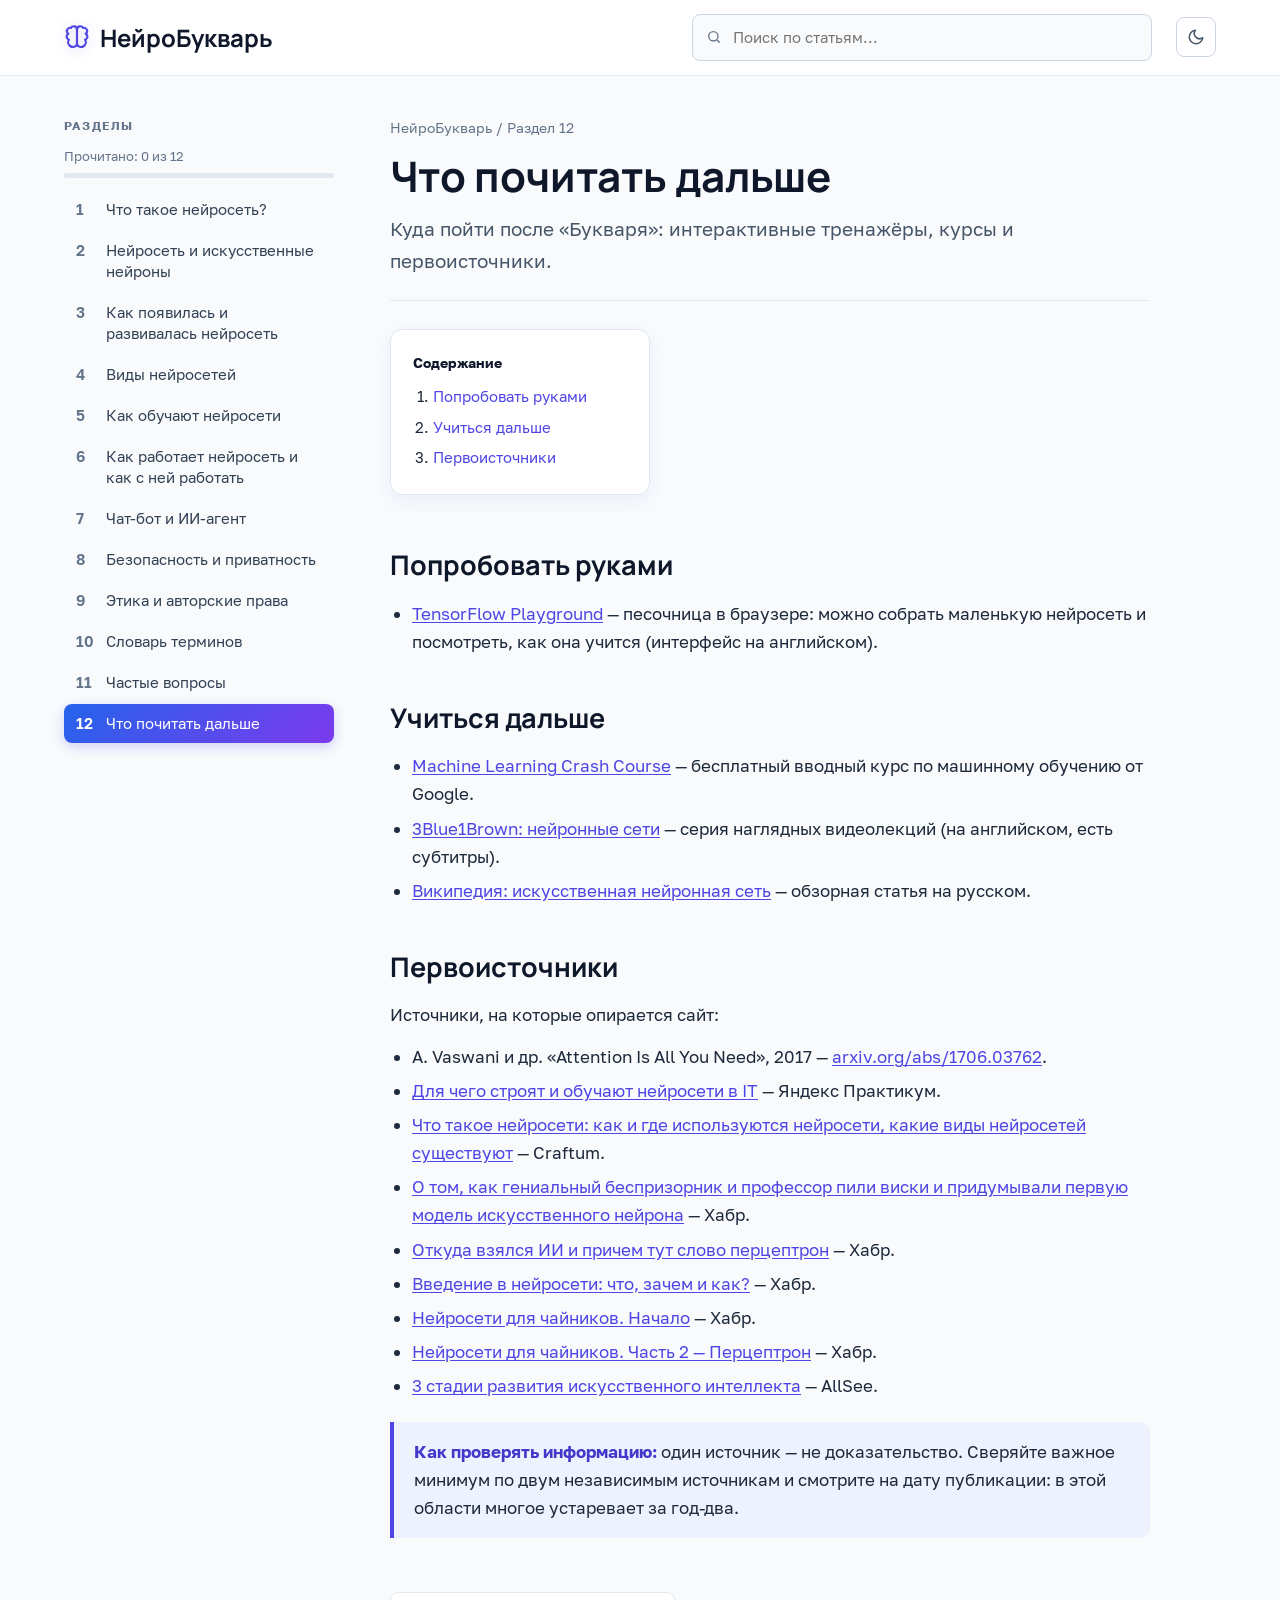
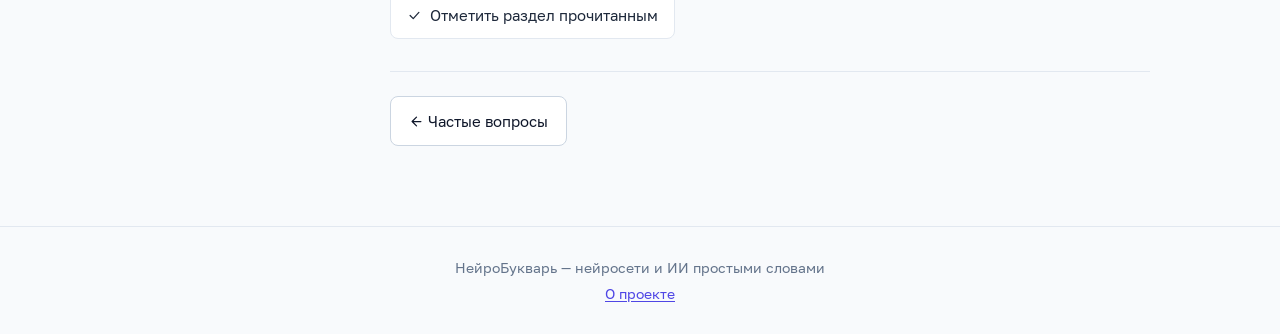
<file: chto-pochitat-dalshe.html>
<!DOCTYPE html>
<html lang="ru">
<head>
    <meta charset="UTF-8">
    <title>Что почитать дальше — НейроБукварь</title>
    <!-- PROTECTED: meta type -->
    <meta name="type" value="app" />
    <meta name="viewport" content="width=device-width, initial-scale=1.0">
    <meta name="theme-color" content="#f8fafc">
    <meta name="description" content="Что почитать о нейросетях дальше: интерактивный тренажёр, бесплатные курсы, видеолекции и список источников сайта.">
    <meta name="robots" content="index, follow, max-image-preview:large">
    <link rel="canonical" href="https://as-2603.github.io/neurobukvar/chto-pochitat-dalshe.html">
    <meta property="og:site_name" content="НейроБукварь">
    <meta property="og:locale" content="ru_RU">
    <meta property="og:title" content="Что почитать дальше — НейроБукварь">
    <meta property="og:description" content="Что почитать о нейросетях дальше: интерактивный тренажёр, бесплатные курсы, видеолекции и список источников сайта.">
    <meta property="og:type" content="article">
    <meta property="og:url" content="https://as-2603.github.io/neurobukvar/chto-pochitat-dalshe.html">
    <meta property="og:image" content="https://as-2603.github.io/neurobukvar/og.png">
    <meta property="og:image:width" content="1200">
    <meta property="og:image:height" content="630">
    <meta name="twitter:card" content="summary_large_image">
    <meta name="twitter:title" content="Что почитать дальше — НейроБукварь">
    <meta name="twitter:description" content="Что почитать о нейросетях дальше: интерактивный тренажёр, бесплатные курсы, видеолекции и список источников сайта.">
    <meta name="twitter:image" content="https://as-2603.github.io/neurobukvar/og.png">
    <link rel="icon" href="favicon.svg" type="image/svg+xml"><link rel="apple-touch-icon" href="apple-touch-icon.png">
    <link rel="preload" href="fonts/Golos-Text_Regular.woff" as="font" type="font/woff" crossorigin>
    <link rel="preload" href="fonts/Manrope.woff" as="font" type="font/woff" crossorigin>
    <link rel="stylesheet" href="style.css">
    <script>try{var t=localStorage.getItem('np_theme');if(t!=='dark'&&t!=='light')t=matchMedia('(prefers-color-scheme: dark)').matches?'dark':'light';document.documentElement.setAttribute('data-theme',t)}catch(e){}</script>
    
<script type="application/ld+json">{"@context": "https://schema.org", "@type": "Article", "headline": "Что почитать дальше", "description": "Что почитать о нейросетях дальше: интерактивный тренажёр, бесплатные курсы, видеолекции и список источников сайта.", "inLanguage": "ru", "dateModified": "2026-11-05", "mainEntityOfPage": "https://as-2603.github.io/neurobukvar/chto-pochitat-dalshe.html", "image": "https://as-2603.github.io/neurobukvar/og.png", "publisher": {"@type": "Organization", "name": "НейроБукварь", "url": "https://as-2603.github.io/neurobukvar/"}}</script>
<script type="application/ld+json">{"@context": "https://schema.org", "@type": "BreadcrumbList", "itemListElement": [{"@type": "ListItem", "position": 1, "name": "НейроБукварь", "item": "https://as-2603.github.io/neurobukvar/"}, {"@type": "ListItem", "position": 2, "name": "Что почитать дальше", "item": "https://as-2603.github.io/neurobukvar/chto-pochitat-dalshe.html"}]}</script>
</head>
<body data-p="11">
<a class="skip" href="#main" id="skip">Перейти к содержанию</a>

<!-- Иконки (спрайт) -->
<svg width="0" height="0" style="position:absolute" aria-hidden="true" focusable="false">
<symbol id="i-brain" viewBox="0 0 24 24"><path d="M12 5v14"/><path d="M12 5a3 3 0 0 0-5.6-1.4A3 3 0 0 0 4 9a3 3 0 0 0 .5 5.5A3.5 3.5 0 0 0 12 19"/><path d="M12 5a3 3 0 0 1 5.6-1.4A3 3 0 0 1 20 9a3 3 0 0 1-.5 5.5A3.5 3.5 0 0 1 12 19"/></symbol>
<symbol id="i-search" viewBox="0 0 24 24"><circle cx="11" cy="11" r="7"/><path d="m20 20-3.5-3.5"/></symbol>
<symbol id="i-moon" viewBox="0 0 24 24"><path d="M21 12.8A9 9 0 1 1 11.2 3 7 7 0 0 0 21 12.8z"/></symbol>
<symbol id="i-sun" viewBox="0 0 24 24"><circle cx="12" cy="12" r="4"/><path d="M12 2v2M12 20v2M4.9 4.9l1.4 1.4M17.7 17.7l1.4 1.4M2 12h2M20 12h2M4.9 19.1l1.4-1.4M17.7 6.3l1.4-1.4"/></symbol>
<symbol id="i-up" viewBox="0 0 24 24"><path d="M12 19V5M5 12l7-7 7 7"/></symbol>
<symbol id="i-left" viewBox="0 0 24 24"><path d="M19 12H5M12 19l-7-7 7-7"/></symbol>
<symbol id="i-right" viewBox="0 0 24 24"><path d="M5 12h14M12 5l7 7-7 7"/></symbol>
<symbol id="i-x" viewBox="0 0 24 24"><path d="M18 6 6 18M6 6l12 12"/></symbol>
<symbol id="i-check" viewBox="0 0 24 24"><path d="m5 12 5 5 9-10"/></symbol>
<symbol id="i-copy" viewBox="0 0 24 24"><rect x="9" y="9" width="11" height="11" rx="2"/><path d="M5 15V6a2 2 0 0 1 2-2h9"/></symbol>
<symbol id="i-help" viewBox="0 0 24 24"><circle cx="12" cy="12" r="10"/><path d="M9.1 9a3 3 0 0 1 5.8 1c0 2-3 2.5-3 4M12 17.5h.01"/></symbol>
<symbol id="i-nodes" viewBox="0 0 24 24"><circle cx="12" cy="5" r="2.5"/><circle cx="5" cy="18" r="2.5"/><circle cx="19" cy="18" r="2.5"/><path d="M11 7.3 6 15.7M13 7.3l5 8.4M7.5 18h9"/></symbol>
<symbol id="i-clock" viewBox="0 0 24 24"><circle cx="12" cy="12" r="9"/><path d="M12 7v5l3 2"/></symbol>
<symbol id="i-sitemap" viewBox="0 0 24 24"><rect x="9" y="3" width="6" height="5" rx="1"/><rect x="3" y="16" width="6" height="5" rx="1"/><rect x="15" y="16" width="6" height="5" rx="1"/><path d="M12 8v4M6 16v-4h12v4"/></symbol>
<symbol id="i-cap" viewBox="0 0 24 24"><path d="M2 9l10-5 10 5-10 5z"/><path d="M6 11.5V16c0 1.5 3 3 6 3s6-1.5 6-3v-4.5"/></symbol>
<symbol id="i-gears" viewBox="0 0 24 24"><circle cx="12" cy="12" r="3"/><path d="M12 2v3M12 19v3M2 12h3M19 12h3M4.9 4.9 7 7M17 17l2.1 2.1M4.9 19.1 7 17M17 7l2.1-2.1"/></symbol>
<symbol id="i-robot" viewBox="0 0 24 24"><rect x="4" y="8" width="16" height="12" rx="2"/><path d="M12 8V5M9 13h.01M15 13h.01M9 17h6"/><circle cx="12" cy="3.5" r="1"/></symbol>
<symbol id="i-rotate" viewBox="0 0 24 24"><path d="M21 12a9 9 0 1 1-3-6.7L21 8M21 3v5h-5"/></symbol>
<symbol id="i-image" viewBox="0 0 24 24"><rect x="3" y="3" width="18" height="18" rx="2"/><circle cx="9" cy="9" r="1.5"/><path d="m21 15-5-5L5 21"/></symbol>
<symbol id="i-bolt" viewBox="0 0 24 24"><path d="M13 2 4 14h7l-1 8 9-12h-7z"/></symbol>
<symbol id="i-swap" viewBox="0 0 24 24"><path d="M4 8h14l-3-3M20 16H6l3 3"/></symbol>
<symbol id="i-shield" viewBox="0 0 24 24"><path d="M12 3 4 6v6c0 5 3.5 8 8 9 4.5-1 8-4 8-9V6z"/><path d="m9 12 2 2 4-4"/></symbol>
<symbol id="i-scale" viewBox="0 0 24 24"><path d="M12 3v18M6 21h12M5 7h14"/><path d="M5 7 2 14a3 3 0 0 0 6 0zM19 7l-3 7a3 3 0 0 0 6 0z"/></symbol>
<symbol id="i-book" viewBox="0 0 24 24"><path d="M4 4h10a4 4 0 0 1 4 4v12H8a4 4 0 0 1-4-4z"/><path d="M4 16a4 4 0 0 1 4-4h10"/></symbol>
<symbol id="i-memory" viewBox="0 0 24 24"><ellipse cx="12" cy="5" rx="8" ry="3"/><path d="M4 5v6c0 1.7 3.6 3 8 3s8-1.3 8-3V5M4 11v6c0 1.7 3.6 3 8 3s8-1.3 8-3v-6"/></symbol>
<symbol id="i-edit" viewBox="0 0 24 24"><path d="M12 20h9"/><path d="M16.5 3.5a2.1 2.1 0 0 1 3 3L7 19l-4 1 1-4z"/></symbol>
<symbol id="i-spark" viewBox="0 0 24 24"><path d="M12 3v4M12 17v4M3 12h4M17 12h4M6 6l2.5 2.5M15.5 15.5 18 18M18 6l-2.5 2.5M8.5 15.5 6 18"/></symbol>
<symbol id="i-layers" viewBox="0 0 24 24"><path d="M12 3 3 8l9 5 9-5z"/><path d="M3 12l9 5 9-5"/><path d="M3 16l9 5 9-5"/></symbol>
<symbol id="i-chat" viewBox="0 0 24 24"><path d="M4 5h16v11H9l-5 4z"/></symbol>
<symbol id="i-bookopen" viewBox="0 0 24 24"><path d="M2 5c3-1 7-1 10 2 3-3 7-3 10-2v14c-3-1-7-1-10 2-3-3-7-3-10-2z"/><path d="M12 7v14"/></symbol>
</svg>

<header>
    <div class="bar">
        <a class="logo" href="index.html" aria-label="НейроБукварь — на главную"><svg class="ic" aria-hidden="true"><use href="#i-brain"/></svg><span>НейроБукварь</span></a>
        <div class="search"><svg class="ic" aria-hidden="true"><use href="#i-search"/></svg><input id="q" type="search" placeholder="Поиск по статьям..." aria-label="Поиск по статьям" autocomplete="off"></div>
        <button id="theme" class="theme-btn" aria-label="Переключить тему" title="Переключить тему"></button>
    </div>
</header>
<div class="wrap">
    <nav aria-label="Разделы">
        <h4>Разделы</h4>
        <div class="prog" id="prog"></div>
        <div id="menu"><a href="index.html"><span>1</span>Что такое нейросеть?</a><a href="neyroset-i-iskusstvennye-neyrony.html"><span>2</span>Нейросеть и искусственные нейроны</a><a href="istoriya-neyrosetey.html"><span>3</span>Как появилась и развивалась нейросеть</a><a href="vidy-neyrosetey.html"><span>4</span>Виды нейросетей</a><a href="kak-obuchayut-neyroseti.html"><span>5</span>Как обучают нейросети</a><a href="kak-rabotaet-neyroset-i-kak-s-ney-rabotat.html"><span>6</span>Как работает нейросеть и как с ней работать</a><a href="chat-bot-i-ii-agent.html"><span>7</span>Чат-бот и ИИ-агент</a><a href="bezopasnost-i-privatnost.html"><span>8</span>Безопасность и приватность</a><a href="etika-i-avtorskie-prava.html"><span>9</span>Этика и авторские права</a><a href="slovar-terminov.html"><span>10</span>Словарь терминов</a><a href="chastye-voprosy.html"><span>11</span>Частые вопросы</a><a href="chto-pochitat-dalshe.html" class="active" aria-current="page"><span>12</span>Что почитать дальше</a></div>
    </nav>
    <main id="main" tabindex="-1"><div class="crumbs">НейроБукварь / Раздел 12</div><h1>Что почитать дальше</h1><p class="lead">Куда пойти после «Букваря»: интерактивные тренажёры, курсы и первоисточники.</p>
<div class="toc"><b>Содержание</b><ol><li><a href="#l1">Попробовать руками</a></li><li><a href="#l2">Учиться дальше</a></li><li><a href="#l3">Первоисточники</a></li></ol></div>
<h2 id="l1">Попробовать руками</h2>
<ul><li><a class="lnk" href="https://playground.tensorflow.org" target="_blank" rel="noopener noreferrer">TensorFlow Playground</a> — песочница в браузере: можно собрать маленькую нейросеть и посмотреть, как она учится (интерфейс на английском).</li></ul>
<h2 id="l2">Учиться дальше</h2>
<ul>
<li><a class="lnk" href="https://developers.google.com/machine-learning/crash-course" target="_blank" rel="noopener noreferrer">Machine Learning Crash Course</a> — бесплатный вводный курс по машинному обучению от Google.</li>
<li><a class="lnk" href="https://www.3blue1brown.com/topics/neural-networks" target="_blank" rel="noopener noreferrer">3Blue1Brown: нейронные сети</a> — серия наглядных видеолекций (на английском, есть субтитры).</li>
<li><a class="lnk" href="https://ru.wikipedia.org/wiki/Искусственная_нейронная_сеть" target="_blank" rel="noopener noreferrer">Википедия: искусственная нейронная сеть</a> — обзорная статья на русском.</li>
</ul>
<h2 id="l3">Первоисточники</h2>
<p>Источники, на которые опирается сайт:</p>
<ul>
<li>A. Vaswani и др. «Attention Is All You Need», 2017 — <a class="lnk" href="https://arxiv.org/abs/1706.03762" target="_blank" rel="noopener noreferrer">arxiv.org/abs/1706.03762</a>.</li>
<li><a class="lnk" href="https://practicum.yandex.ru/blog/chto-takoe-neyronnye-seti/#vidy" target="_blank" rel="noopener noreferrer">Для чего строят и обучают нейросети в IT</a> — Яндекс Практикум.</li>
<li><a class="lnk" href="https://craftum.com/blog/chto-takoe-nejroset/" target="_blank" rel="noopener noreferrer">Что такое нейросети: как и где используются нейросети, какие виды нейросетей существуют</a> — Craftum.</li>
<li><a class="lnk" href="https://habr.com/ru/companies/sberdevices/articles/525508/" target="_blank" rel="noopener noreferrer">О том, как гениальный беспризорник и профессор пили виски и придумывали первую модель искусственного нейрона</a> — Хабр.</li>
<li><a class="lnk" href="https://habr.com/ru/companies/selectel/articles/1072732/" target="_blank" rel="noopener noreferrer">Откуда взялся ИИ и причем тут слово перцептрон</a> — Хабр.</li>
<li><a class="lnk" href="https://habr.com/ru/articles/805209/" target="_blank" rel="noopener noreferrer">Введение в нейросети: что, зачем и как?</a> — Хабр.</li>
<li><a class="lnk" href="https://habr.com/ru/articles/143129/" target="_blank" rel="noopener noreferrer">Нейросети для чайников. Начало</a> — Хабр.</li>
<li><a class="lnk" href="https://habr.com/ru/articles/144881/" target="_blank" rel="noopener noreferrer">Нейросети для чайников. Часть 2 — Перцептрон</a> — Хабр.</li>
<li><a class="lnk" href="https://allsee.team/the-3-stages-of-ai" target="_blank" rel="noopener noreferrer">3 стадии развития искусственного интеллекта</a> — AllSee.</li>
</ul>
<div class="box"><b>Как проверять информацию:</b> один источник — не доказательство. Сверяйте важное минимум по двум независимым источникам и смотрите на дату публикации: в этой области многое устаревает за год-два.</div>
<button type="button" class="readbtn" onclick="toggleRead(11)" aria-pressed="false"><svg class="ic" aria-hidden="true"><use href="#i-check"/></svg><span>Отметить раздел прочитанным</span></button>
 <div class="pager"><a href="chastye-voprosy.html" rel="prev"><span><svg class="ic" aria-hidden="true"><use href="#i-left"/></svg> Частые вопросы</span></a>
 <a style="visibility:hidden" aria-hidden="true" tabindex="-1"><span> <svg class="ic" aria-hidden="true"><use href="#i-right"/></svg></span></a></div></main>
</div>
<footer id="foot">НейроБукварь — нейросети и ИИ простыми словами<br><a class="lnk" href="o-proekte.html">О проекте</a></footer>
<button id="top" class="toTop" aria-label="Наверх" title="Наверх"><svg class="ic" aria-hidden="true"><use href="#i-up"/></svg></button>

<!-- Image Zoom Overlay -->
<div id="imgOverlay" class="img-overlay">
  <div class="img-overlay-content">
    <img id="imgOverlayImg" class="img-overlay-img" alt="">
    <button class="img-overlay-close" aria-label="Закрыть"><svg class="ic" aria-hidden="true"><use href="#i-x"/></svg></button>
  </div>
</div>
<script src="search-data.js" defer></script>
<script src="app.js" defer></script>
</body>
</html>
</file>
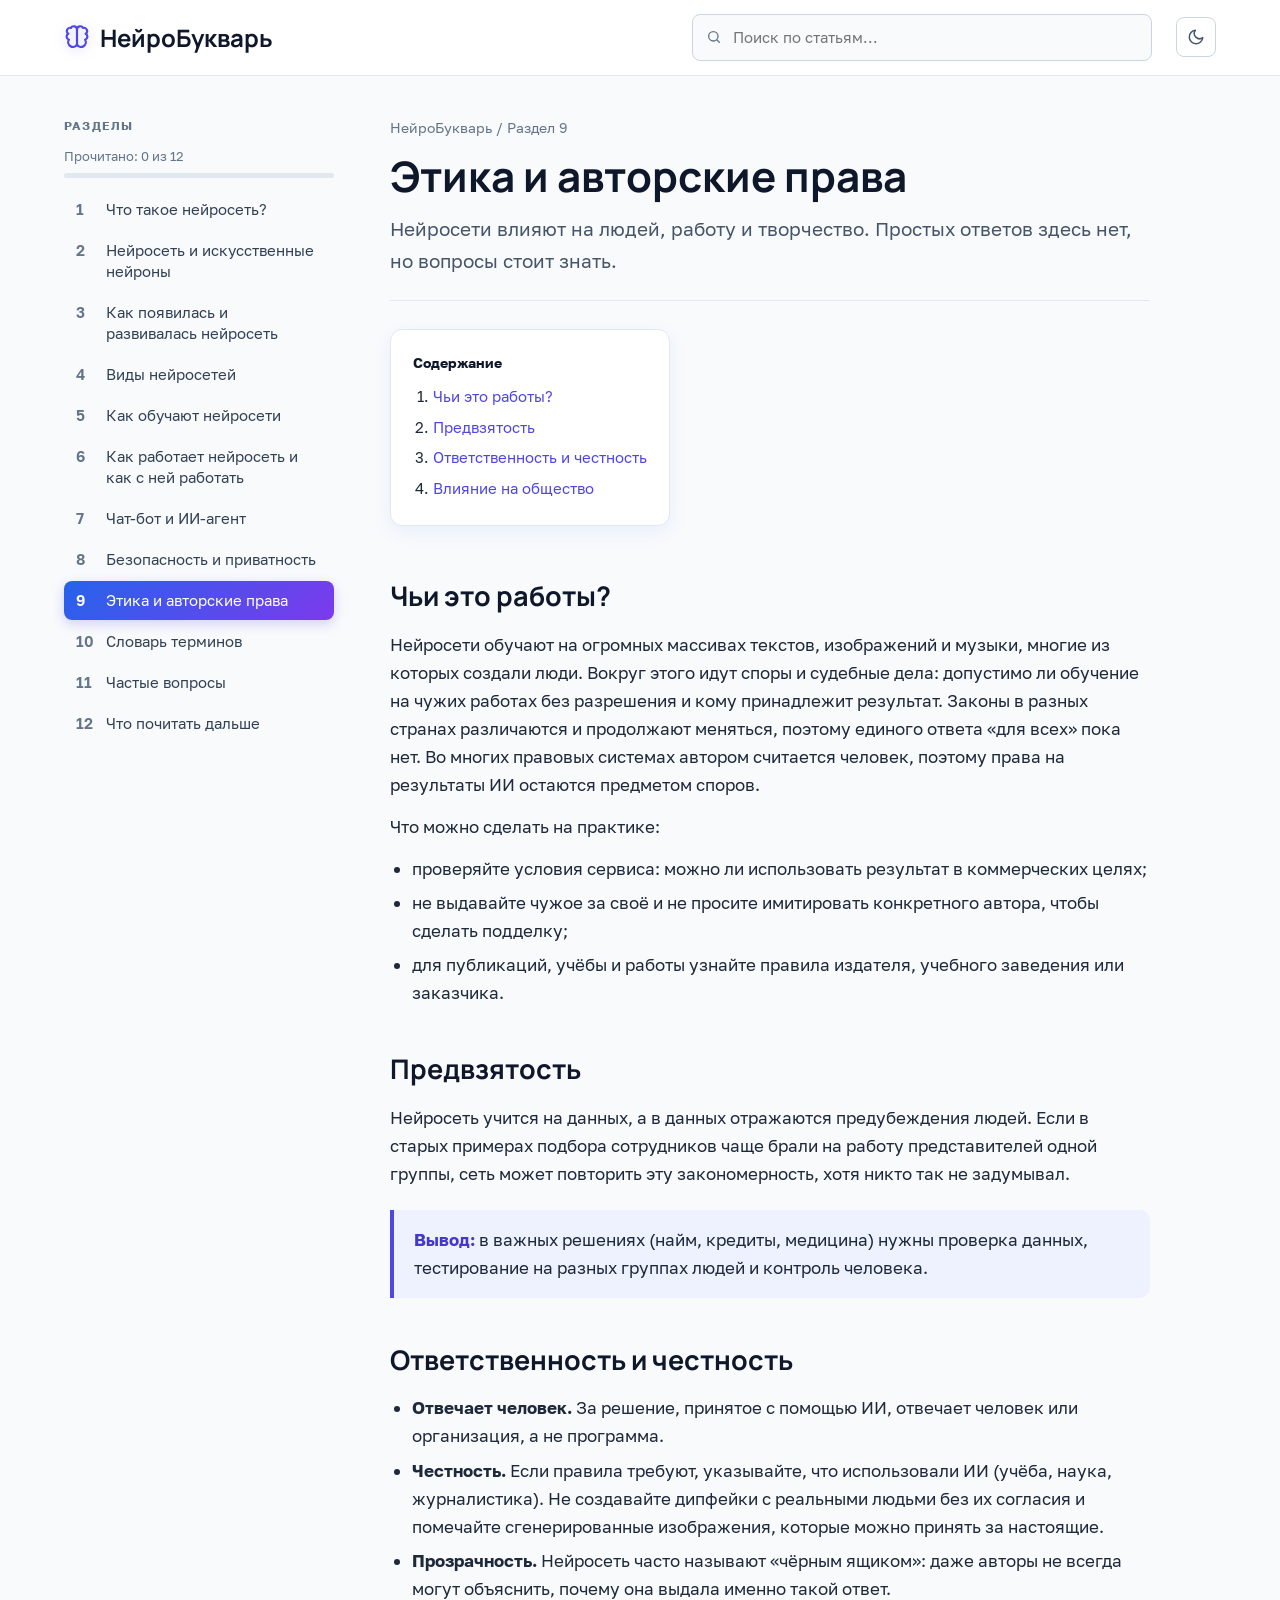
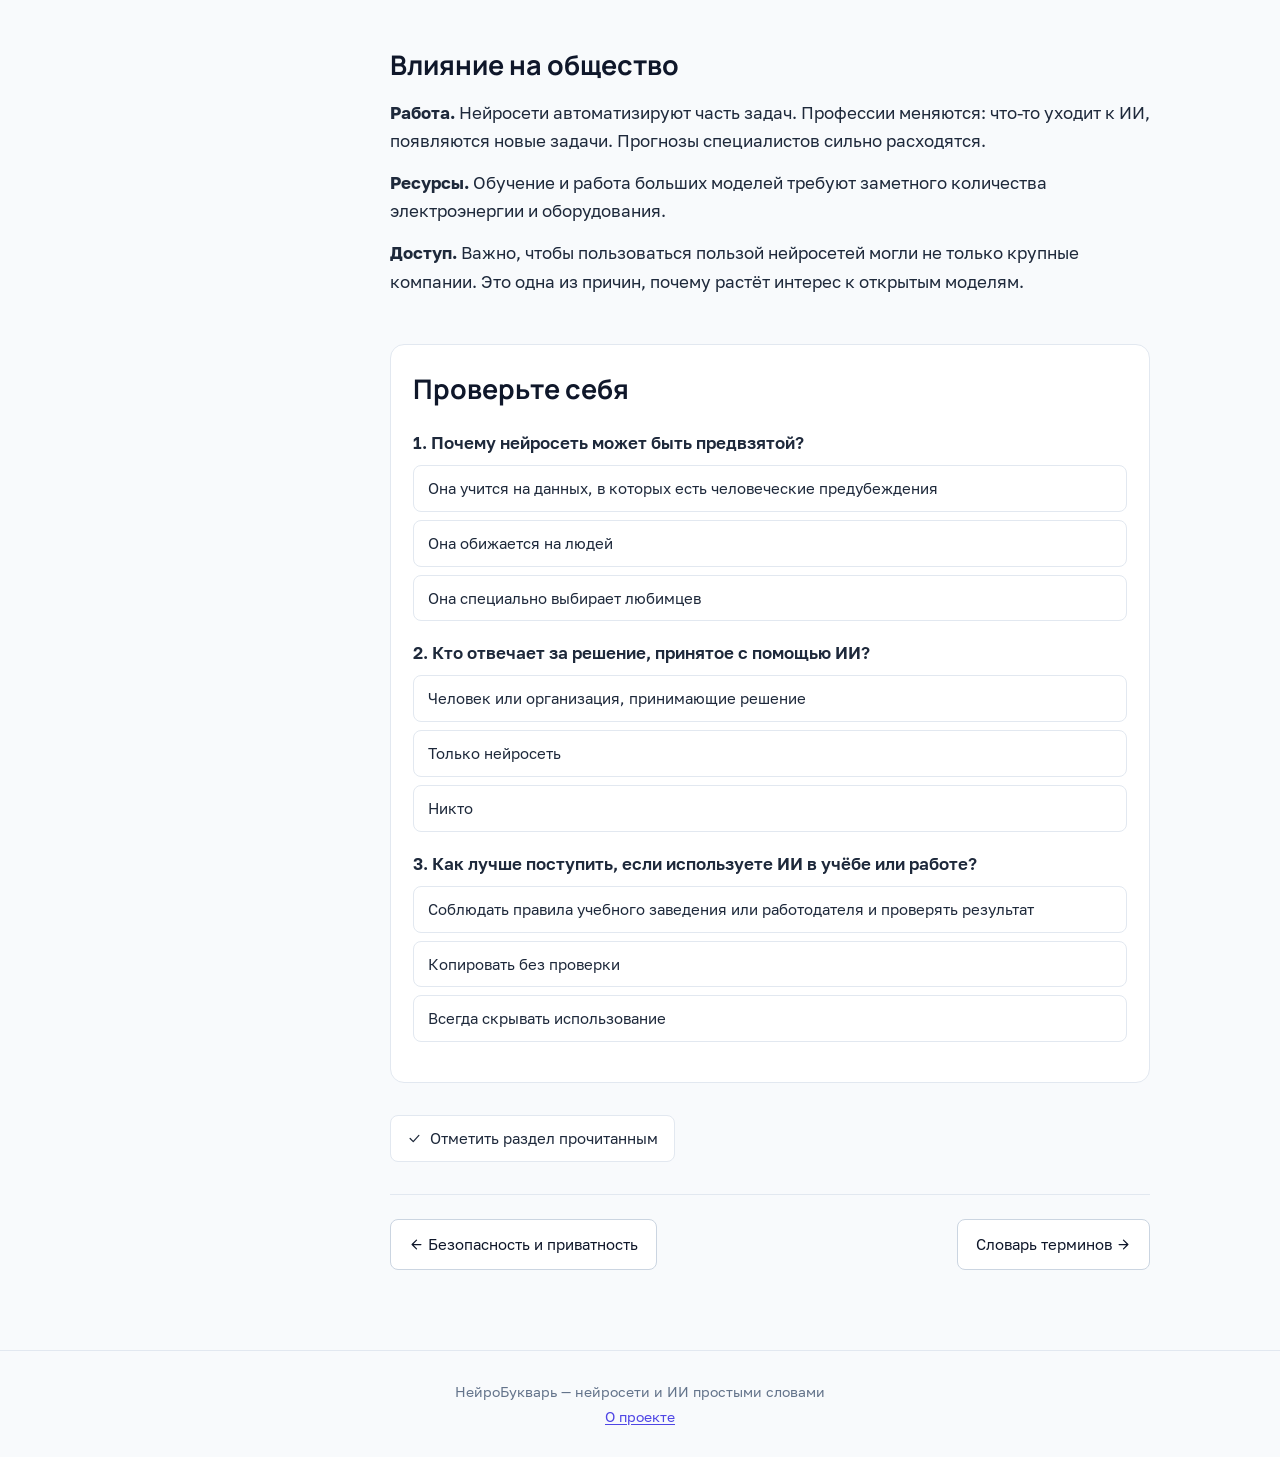
<file: etika-i-avtorskie-prava.html>
<!DOCTYPE html>
<html lang="ru">
<head>
    <meta charset="UTF-8">
    <title>Этика и авторские права — НейроБукварь</title>
    <!-- PROTECTED: meta type -->
    <meta name="type" value="app" />
    <meta name="viewport" content="width=device-width, initial-scale=1.0">
    <meta name="theme-color" content="#f8fafc">
    <meta name="description" content="Этика нейросетей простыми словами: чьи это работы и авторские права, предвзятость, ответственность и честность, влияние на общество.">
    <meta name="robots" content="index, follow, max-image-preview:large">
    <link rel="canonical" href="https://as-2603.github.io/neurobukvar/etika-i-avtorskie-prava.html">
    <meta property="og:site_name" content="НейроБукварь">
    <meta property="og:locale" content="ru_RU">
    <meta property="og:title" content="Этика и авторские права — НейроБукварь">
    <meta property="og:description" content="Этика нейросетей простыми словами: чьи это работы и авторские права, предвзятость, ответственность и честность, влияние на общество.">
    <meta property="og:type" content="article">
    <meta property="og:url" content="https://as-2603.github.io/neurobukvar/etika-i-avtorskie-prava.html">
    <meta property="og:image" content="https://as-2603.github.io/neurobukvar/og.png">
    <meta property="og:image:width" content="1200">
    <meta property="og:image:height" content="630">
    <meta name="twitter:card" content="summary_large_image">
    <meta name="twitter:title" content="Этика и авторские права — НейроБукварь">
    <meta name="twitter:description" content="Этика нейросетей простыми словами: чьи это работы и авторские права, предвзятость, ответственность и честность, влияние на общество.">
    <meta name="twitter:image" content="https://as-2603.github.io/neurobukvar/og.png">
    <link rel="icon" href="favicon.svg" type="image/svg+xml"><link rel="apple-touch-icon" href="apple-touch-icon.png">
    <link rel="preload" href="fonts/Golos-Text_Regular.woff" as="font" type="font/woff" crossorigin>
    <link rel="preload" href="fonts/Manrope.woff" as="font" type="font/woff" crossorigin>
    <link rel="stylesheet" href="style.css">
    <script>try{var t=localStorage.getItem('np_theme');if(t!=='dark'&&t!=='light')t=matchMedia('(prefers-color-scheme: dark)').matches?'dark':'light';document.documentElement.setAttribute('data-theme',t)}catch(e){}</script>
    
<script type="application/ld+json">{"@context": "https://schema.org", "@type": "Article", "headline": "Этика и авторские права", "description": "Этика нейросетей простыми словами: чьи это работы и авторские права, предвзятость, ответственность и честность, влияние на общество.", "inLanguage": "ru", "dateModified": "2026-11-05", "mainEntityOfPage": "https://as-2603.github.io/neurobukvar/etika-i-avtorskie-prava.html", "image": "https://as-2603.github.io/neurobukvar/og.png", "publisher": {"@type": "Organization", "name": "НейроБукварь", "url": "https://as-2603.github.io/neurobukvar/"}}</script>
<script type="application/ld+json">{"@context": "https://schema.org", "@type": "BreadcrumbList", "itemListElement": [{"@type": "ListItem", "position": 1, "name": "НейроБукварь", "item": "https://as-2603.github.io/neurobukvar/"}, {"@type": "ListItem", "position": 2, "name": "Этика и авторские права", "item": "https://as-2603.github.io/neurobukvar/etika-i-avtorskie-prava.html"}]}</script>
</head>
<body data-p="8">
<a class="skip" href="#main" id="skip">Перейти к содержанию</a>

<!-- Иконки (спрайт) -->
<svg width="0" height="0" style="position:absolute" aria-hidden="true" focusable="false">
<symbol id="i-brain" viewBox="0 0 24 24"><path d="M12 5v14"/><path d="M12 5a3 3 0 0 0-5.6-1.4A3 3 0 0 0 4 9a3 3 0 0 0 .5 5.5A3.5 3.5 0 0 0 12 19"/><path d="M12 5a3 3 0 0 1 5.6-1.4A3 3 0 0 1 20 9a3 3 0 0 1-.5 5.5A3.5 3.5 0 0 1 12 19"/></symbol>
<symbol id="i-search" viewBox="0 0 24 24"><circle cx="11" cy="11" r="7"/><path d="m20 20-3.5-3.5"/></symbol>
<symbol id="i-moon" viewBox="0 0 24 24"><path d="M21 12.8A9 9 0 1 1 11.2 3 7 7 0 0 0 21 12.8z"/></symbol>
<symbol id="i-sun" viewBox="0 0 24 24"><circle cx="12" cy="12" r="4"/><path d="M12 2v2M12 20v2M4.9 4.9l1.4 1.4M17.7 17.7l1.4 1.4M2 12h2M20 12h2M4.9 19.1l1.4-1.4M17.7 6.3l1.4-1.4"/></symbol>
<symbol id="i-up" viewBox="0 0 24 24"><path d="M12 19V5M5 12l7-7 7 7"/></symbol>
<symbol id="i-left" viewBox="0 0 24 24"><path d="M19 12H5M12 19l-7-7 7-7"/></symbol>
<symbol id="i-right" viewBox="0 0 24 24"><path d="M5 12h14M12 5l7 7-7 7"/></symbol>
<symbol id="i-x" viewBox="0 0 24 24"><path d="M18 6 6 18M6 6l12 12"/></symbol>
<symbol id="i-check" viewBox="0 0 24 24"><path d="m5 12 5 5 9-10"/></symbol>
<symbol id="i-copy" viewBox="0 0 24 24"><rect x="9" y="9" width="11" height="11" rx="2"/><path d="M5 15V6a2 2 0 0 1 2-2h9"/></symbol>
<symbol id="i-help" viewBox="0 0 24 24"><circle cx="12" cy="12" r="10"/><path d="M9.1 9a3 3 0 0 1 5.8 1c0 2-3 2.5-3 4M12 17.5h.01"/></symbol>
<symbol id="i-nodes" viewBox="0 0 24 24"><circle cx="12" cy="5" r="2.5"/><circle cx="5" cy="18" r="2.5"/><circle cx="19" cy="18" r="2.5"/><path d="M11 7.3 6 15.7M13 7.3l5 8.4M7.5 18h9"/></symbol>
<symbol id="i-clock" viewBox="0 0 24 24"><circle cx="12" cy="12" r="9"/><path d="M12 7v5l3 2"/></symbol>
<symbol id="i-sitemap" viewBox="0 0 24 24"><rect x="9" y="3" width="6" height="5" rx="1"/><rect x="3" y="16" width="6" height="5" rx="1"/><rect x="15" y="16" width="6" height="5" rx="1"/><path d="M12 8v4M6 16v-4h12v4"/></symbol>
<symbol id="i-cap" viewBox="0 0 24 24"><path d="M2 9l10-5 10 5-10 5z"/><path d="M6 11.5V16c0 1.5 3 3 6 3s6-1.5 6-3v-4.5"/></symbol>
<symbol id="i-gears" viewBox="0 0 24 24"><circle cx="12" cy="12" r="3"/><path d="M12 2v3M12 19v3M2 12h3M19 12h3M4.9 4.9 7 7M17 17l2.1 2.1M4.9 19.1 7 17M17 7l2.1-2.1"/></symbol>
<symbol id="i-robot" viewBox="0 0 24 24"><rect x="4" y="8" width="16" height="12" rx="2"/><path d="M12 8V5M9 13h.01M15 13h.01M9 17h6"/><circle cx="12" cy="3.5" r="1"/></symbol>
<symbol id="i-rotate" viewBox="0 0 24 24"><path d="M21 12a9 9 0 1 1-3-6.7L21 8M21 3v5h-5"/></symbol>
<symbol id="i-image" viewBox="0 0 24 24"><rect x="3" y="3" width="18" height="18" rx="2"/><circle cx="9" cy="9" r="1.5"/><path d="m21 15-5-5L5 21"/></symbol>
<symbol id="i-bolt" viewBox="0 0 24 24"><path d="M13 2 4 14h7l-1 8 9-12h-7z"/></symbol>
<symbol id="i-swap" viewBox="0 0 24 24"><path d="M4 8h14l-3-3M20 16H6l3 3"/></symbol>
<symbol id="i-shield" viewBox="0 0 24 24"><path d="M12 3 4 6v6c0 5 3.5 8 8 9 4.5-1 8-4 8-9V6z"/><path d="m9 12 2 2 4-4"/></symbol>
<symbol id="i-scale" viewBox="0 0 24 24"><path d="M12 3v18M6 21h12M5 7h14"/><path d="M5 7 2 14a3 3 0 0 0 6 0zM19 7l-3 7a3 3 0 0 0 6 0z"/></symbol>
<symbol id="i-book" viewBox="0 0 24 24"><path d="M4 4h10a4 4 0 0 1 4 4v12H8a4 4 0 0 1-4-4z"/><path d="M4 16a4 4 0 0 1 4-4h10"/></symbol>
<symbol id="i-memory" viewBox="0 0 24 24"><ellipse cx="12" cy="5" rx="8" ry="3"/><path d="M4 5v6c0 1.7 3.6 3 8 3s8-1.3 8-3V5M4 11v6c0 1.7 3.6 3 8 3s8-1.3 8-3v-6"/></symbol>
<symbol id="i-edit" viewBox="0 0 24 24"><path d="M12 20h9"/><path d="M16.5 3.5a2.1 2.1 0 0 1 3 3L7 19l-4 1 1-4z"/></symbol>
<symbol id="i-spark" viewBox="0 0 24 24"><path d="M12 3v4M12 17v4M3 12h4M17 12h4M6 6l2.5 2.5M15.5 15.5 18 18M18 6l-2.5 2.5M8.5 15.5 6 18"/></symbol>
<symbol id="i-layers" viewBox="0 0 24 24"><path d="M12 3 3 8l9 5 9-5z"/><path d="M3 12l9 5 9-5"/><path d="M3 16l9 5 9-5"/></symbol>
<symbol id="i-chat" viewBox="0 0 24 24"><path d="M4 5h16v11H9l-5 4z"/></symbol>
<symbol id="i-bookopen" viewBox="0 0 24 24"><path d="M2 5c3-1 7-1 10 2 3-3 7-3 10-2v14c-3-1-7-1-10 2-3-3-7-3-10-2z"/><path d="M12 7v14"/></symbol>
</svg>

<header>
    <div class="bar">
        <a class="logo" href="index.html" aria-label="НейроБукварь — на главную"><svg class="ic" aria-hidden="true"><use href="#i-brain"/></svg><span>НейроБукварь</span></a>
        <div class="search"><svg class="ic" aria-hidden="true"><use href="#i-search"/></svg><input id="q" type="search" placeholder="Поиск по статьям..." aria-label="Поиск по статьям" autocomplete="off"></div>
        <button id="theme" class="theme-btn" aria-label="Переключить тему" title="Переключить тему"></button>
    </div>
</header>
<div class="wrap">
    <nav aria-label="Разделы">
        <h4>Разделы</h4>
        <div class="prog" id="prog"></div>
        <div id="menu"><a href="index.html"><span>1</span>Что такое нейросеть?</a><a href="neyroset-i-iskusstvennye-neyrony.html"><span>2</span>Нейросеть и искусственные нейроны</a><a href="istoriya-neyrosetey.html"><span>3</span>Как появилась и развивалась нейросеть</a><a href="vidy-neyrosetey.html"><span>4</span>Виды нейросетей</a><a href="kak-obuchayut-neyroseti.html"><span>5</span>Как обучают нейросети</a><a href="kak-rabotaet-neyroset-i-kak-s-ney-rabotat.html"><span>6</span>Как работает нейросеть и как с ней работать</a><a href="chat-bot-i-ii-agent.html"><span>7</span>Чат-бот и ИИ-агент</a><a href="bezopasnost-i-privatnost.html"><span>8</span>Безопасность и приватность</a><a href="etika-i-avtorskie-prava.html" class="active" aria-current="page"><span>9</span>Этика и авторские права</a><a href="slovar-terminov.html"><span>10</span>Словарь терминов</a><a href="chastye-voprosy.html"><span>11</span>Частые вопросы</a><a href="chto-pochitat-dalshe.html"><span>12</span>Что почитать дальше</a></div>
    </nav>
    <main id="main" tabindex="-1"><div class="crumbs">НейроБукварь / Раздел 9</div><h1>Этика и авторские права</h1><p class="lead">Нейросети влияют на людей, работу и творчество. Простых ответов здесь нет, но вопросы стоит знать.</p>
<div class="toc"><b>Содержание</b><ol><li><a href="#i1">Чьи это работы?</a></li><li><a href="#i2">Предвзятость</a></li><li><a href="#i3">Ответственность и честность</a></li><li><a href="#i4">Влияние на общество</a></li></ol></div>
<h2 id="i1">Чьи это работы?</h2>
<p>Нейросети обучают на огромных массивах текстов, изображений и музыки, многие из которых создали люди. Вокруг этого идут споры и судебные дела: допустимо ли обучение на чужих работах без разрешения и кому принадлежит результат. Законы в разных странах различаются и продолжают меняться, поэтому единого ответа «для всех» пока нет. Во многих правовых системах автором считается человек, поэтому права на результаты ИИ остаются предметом споров.</p>
<p>Что можно сделать на практике:</p>
<ul>
<li>проверяйте условия сервиса: можно ли использовать результат в коммерческих целях;</li>
<li>не выдавайте чужое за своё и не просите имитировать конкретного автора, чтобы сделать подделку;</li>
<li>для публикаций, учёбы и работы узнайте правила издателя, учебного заведения или заказчика.</li>
</ul>
<h2 id="i2">Предвзятость</h2>
<p>Нейросеть учится на данных, а в данных отражаются предубеждения людей. Если в старых примерах подбора сотрудников чаще брали на работу представителей одной группы, сеть может повторить эту закономерность, хотя никто так не задумывал.</p>
<div class="box"><b>Вывод:</b> в важных решениях (найм, кредиты, медицина) нужны проверка данных, тестирование на разных группах людей и контроль человека.</div>
<h2 id="i3">Ответственность и честность</h2>
<ul>
<li><b>Отвечает человек.</b> За решение, принятое с помощью ИИ, отвечает человек или организация, а не программа.</li>
<li><b>Честность.</b> Если правила требуют, указывайте, что использовали ИИ (учёба, наука, журналистика). Не создавайте дипфейки с реальными людьми без их согласия и помечайте сгенерированные изображения, которые можно принять за настоящие.</li>
<li><b>Прозрачность.</b> Нейросеть часто называют «чёрным ящиком»: даже авторы не всегда могут объяснить, почему она выдала именно такой ответ.</li>
</ul>
<h2 id="i4">Влияние на общество</h2>
<p><b>Работа.</b> Нейросети автоматизируют часть задач. Профессии меняются: что-то уходит к ИИ, появляются новые задачи. Прогнозы специалистов сильно расходятся.</p>
<p><b>Ресурсы.</b> Обучение и работа больших моделей требуют заметного количества электроэнергии и оборудования.</p>
<p><b>Доступ.</b> Важно, чтобы пользоваться пользой нейросетей могли не только крупные компании. Это одна из причин, почему растёт интерес к открытым моделям.</p>
<section class="quiz" aria-label="Проверьте себя"><h2>Проверьте себя</h2><div class="qq"><p class="qt">1. Почему нейросеть может быть предвзятой?</p><div class="qo"><button type="button" data-ok="1">Она учится на данных, в которых есть человеческие предубеждения</button><button type="button">Она обижается на людей</button><button type="button">Она специально выбирает любимцев</button></div><p class="qe" hidden>Сеть повторяет закономерности из данных, в том числе нежелательные.</p></div><div class="qq"><p class="qt">2. Кто отвечает за решение, принятое с помощью ИИ?</p><div class="qo"><button type="button">Только нейросеть</button><button type="button" data-ok="1">Человек или организация, принимающие решение</button><button type="button">Никто</button></div><p class="qe" hidden>Ответственность остаётся на человеке или организации.</p></div><div class="qq"><p class="qt">3. Как лучше поступить, если используете ИИ в учёбе или работе?</p><div class="qo"><button type="button" data-ok="1">Соблюдать правила учебного заведения или работодателя и проверять результат</button><button type="button">Копировать без проверки</button><button type="button">Всегда скрывать использование</button></div><p class="qe" hidden>Правила бывают разными, поэтому уточняйте их и проверяйте ответы.</p></div><p class="qs" aria-live="polite"></p></section><button type="button" class="readbtn" onclick="toggleRead(8)" aria-pressed="false"><svg class="ic" aria-hidden="true"><use href="#i-check"/></svg><span>Отметить раздел прочитанным</span></button>
 <div class="pager"><a href="bezopasnost-i-privatnost.html" rel="prev"><span><svg class="ic" aria-hidden="true"><use href="#i-left"/></svg> Безопасность и приватность</span></a>
 <a href="slovar-terminov.html" rel="next"><span>Словарь терминов <svg class="ic" aria-hidden="true"><use href="#i-right"/></svg></span></a></div></main>
</div>
<footer id="foot">НейроБукварь — нейросети и ИИ простыми словами<br><a class="lnk" href="o-proekte.html">О проекте</a></footer>
<button id="top" class="toTop" aria-label="Наверх" title="Наверх"><svg class="ic" aria-hidden="true"><use href="#i-up"/></svg></button>

<!-- Image Zoom Overlay -->
<div id="imgOverlay" class="img-overlay">
  <div class="img-overlay-content">
    <img id="imgOverlayImg" class="img-overlay-img" alt="">
    <button class="img-overlay-close" aria-label="Закрыть"><svg class="ic" aria-hidden="true"><use href="#i-x"/></svg></button>
  </div>
</div>
<script src="search-data.js" defer></script>
<script src="app.js" defer></script>
</body>
</html>
</file>
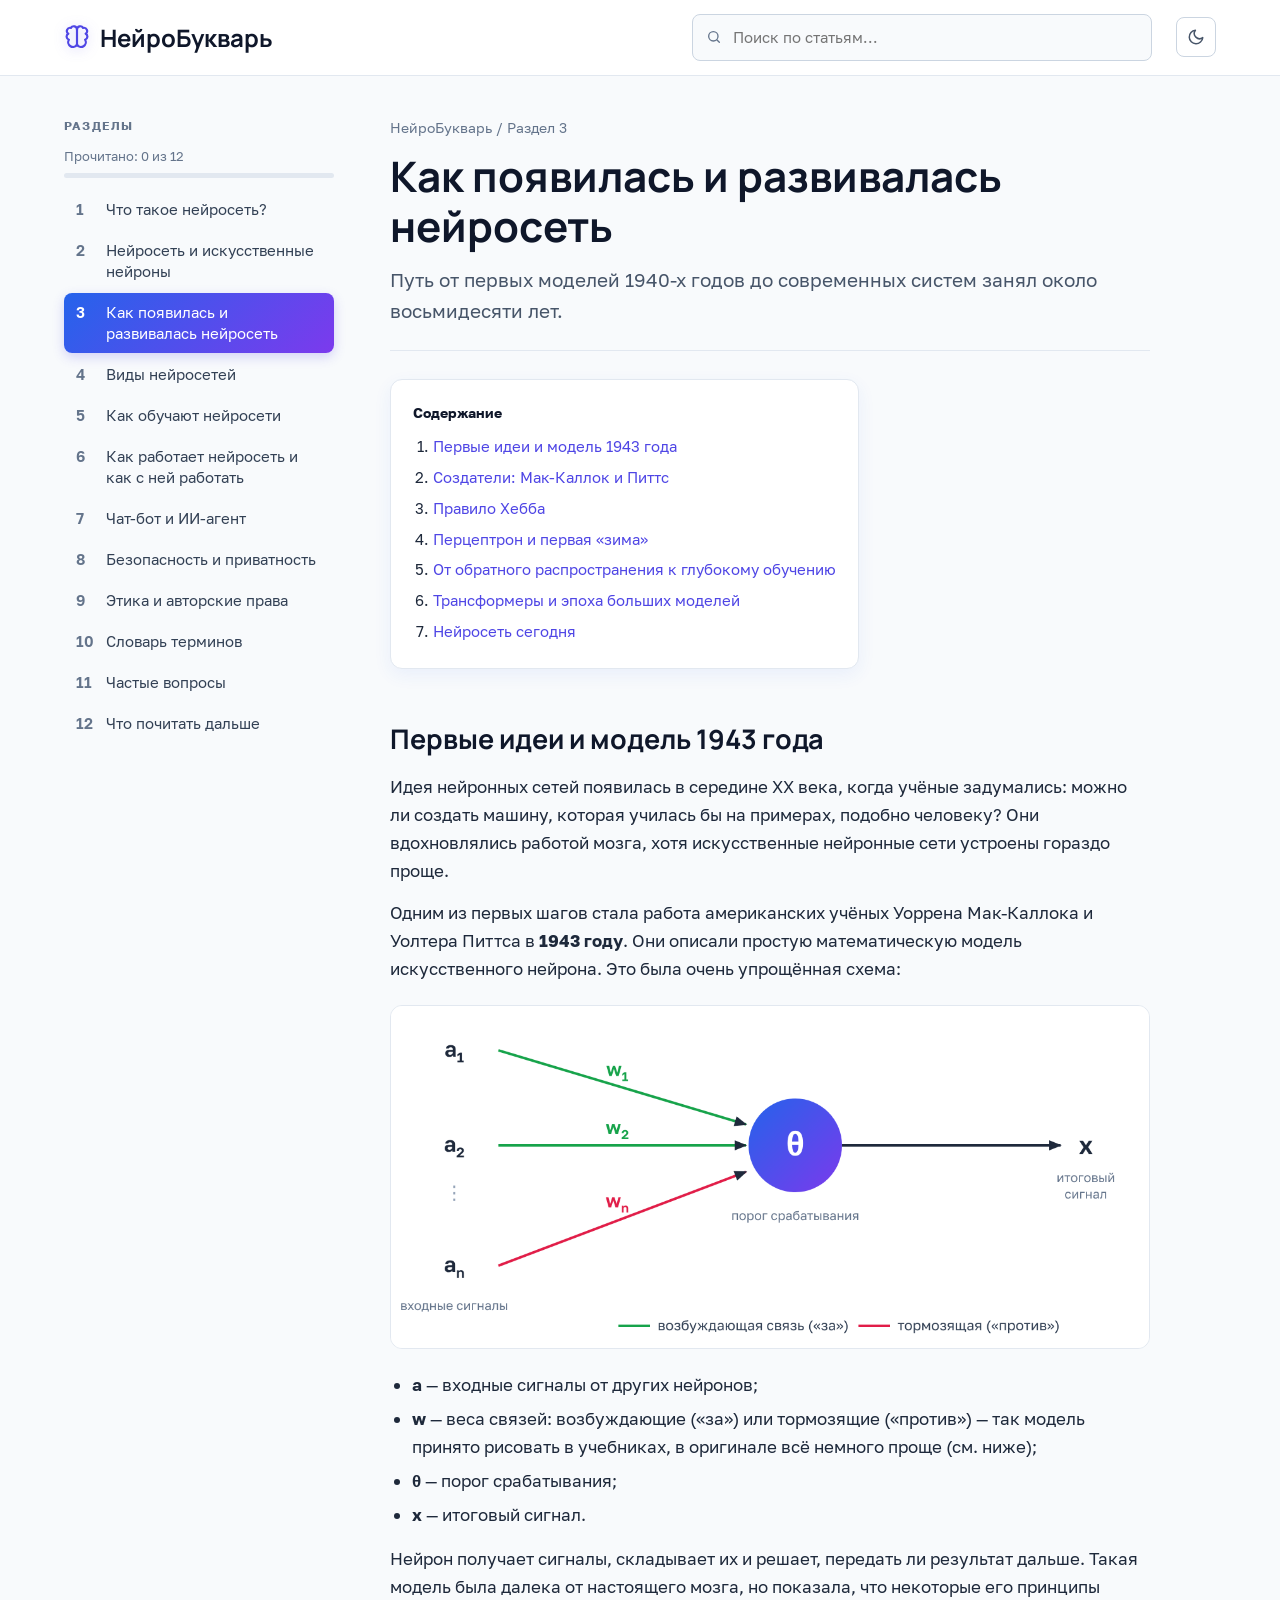
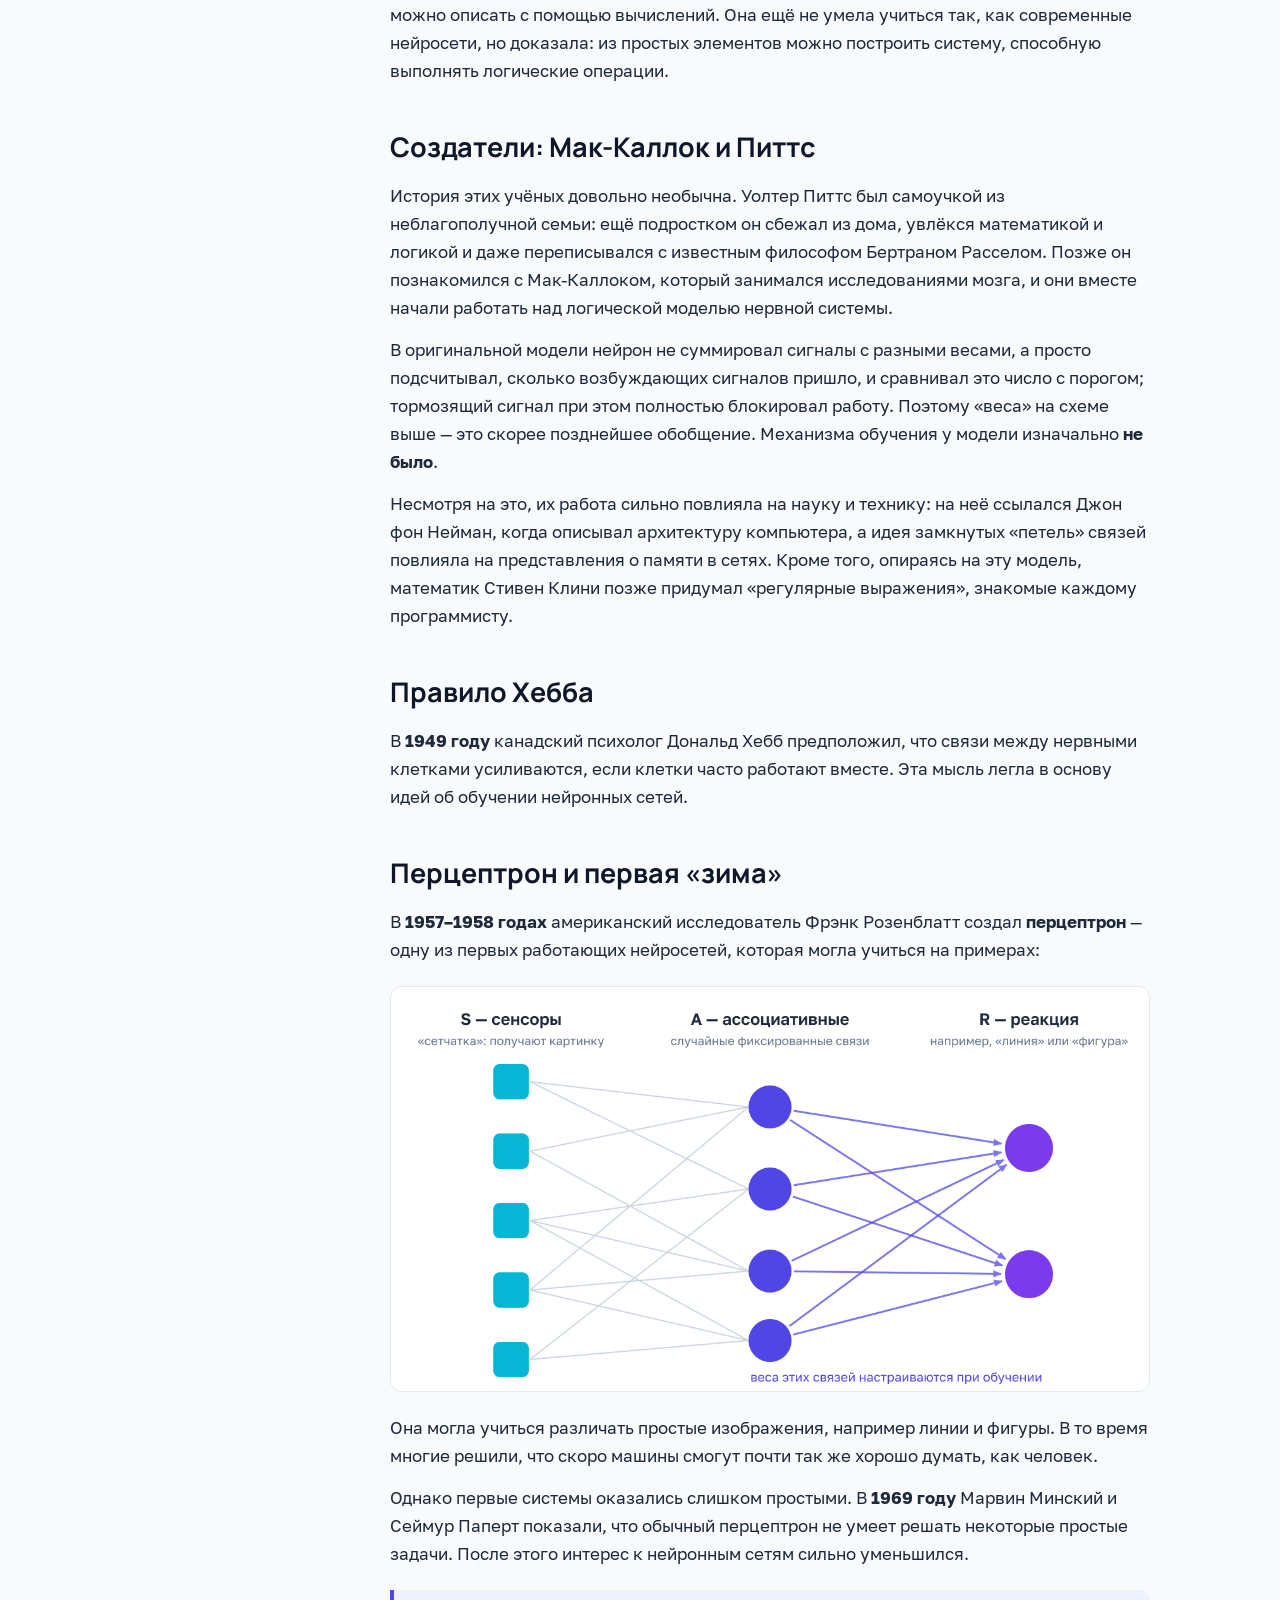
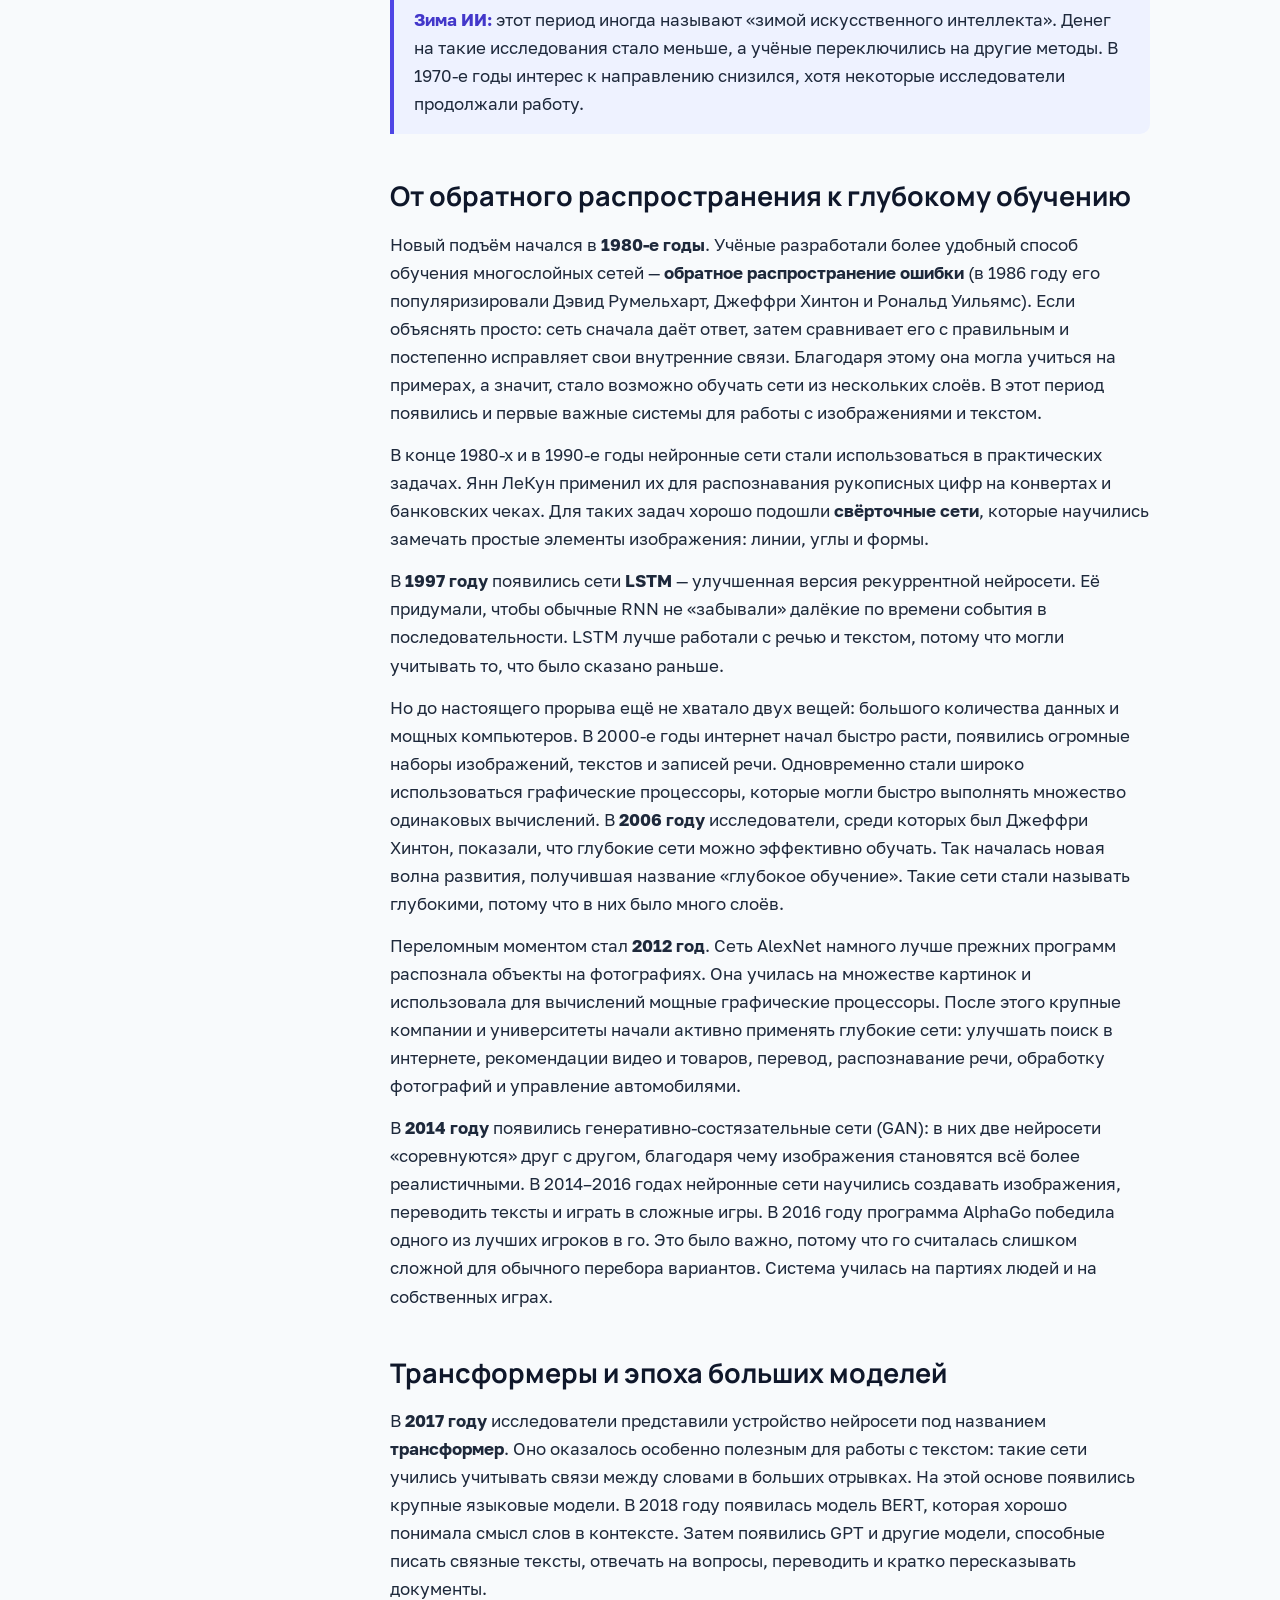
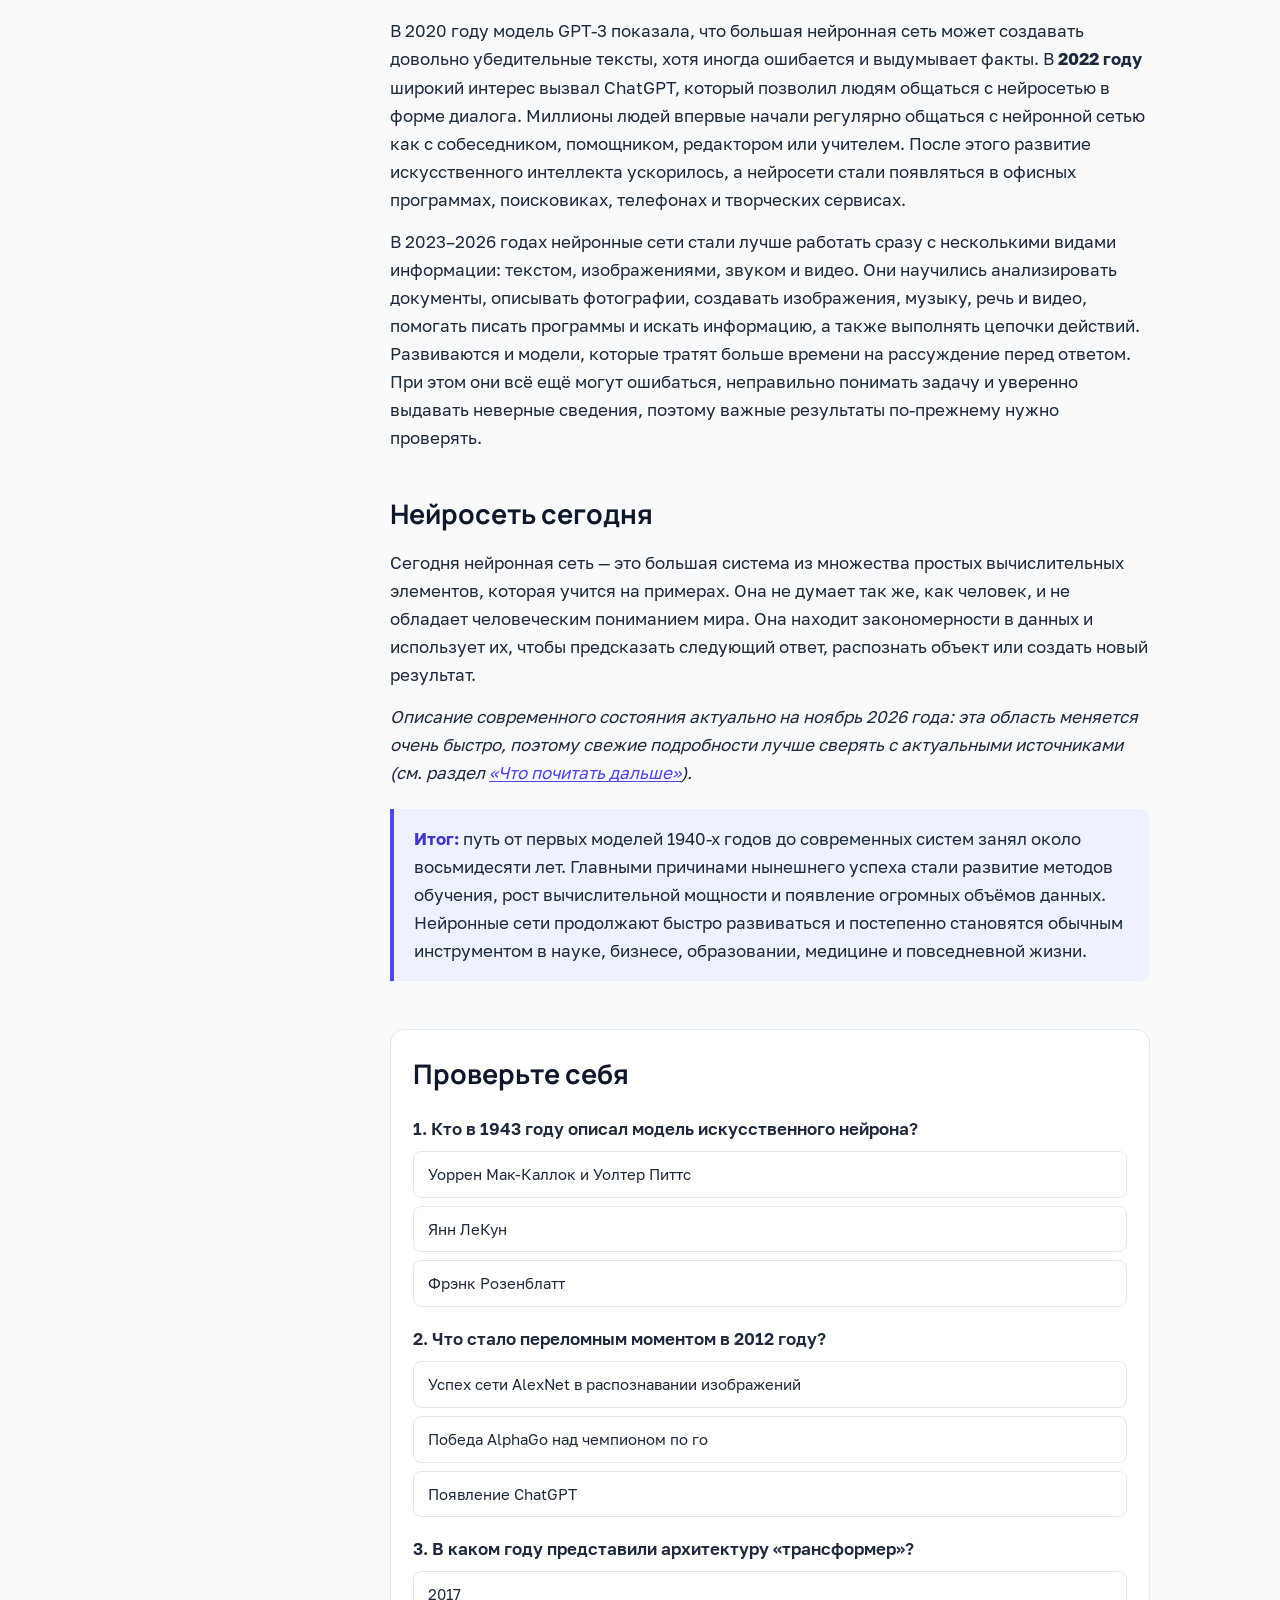
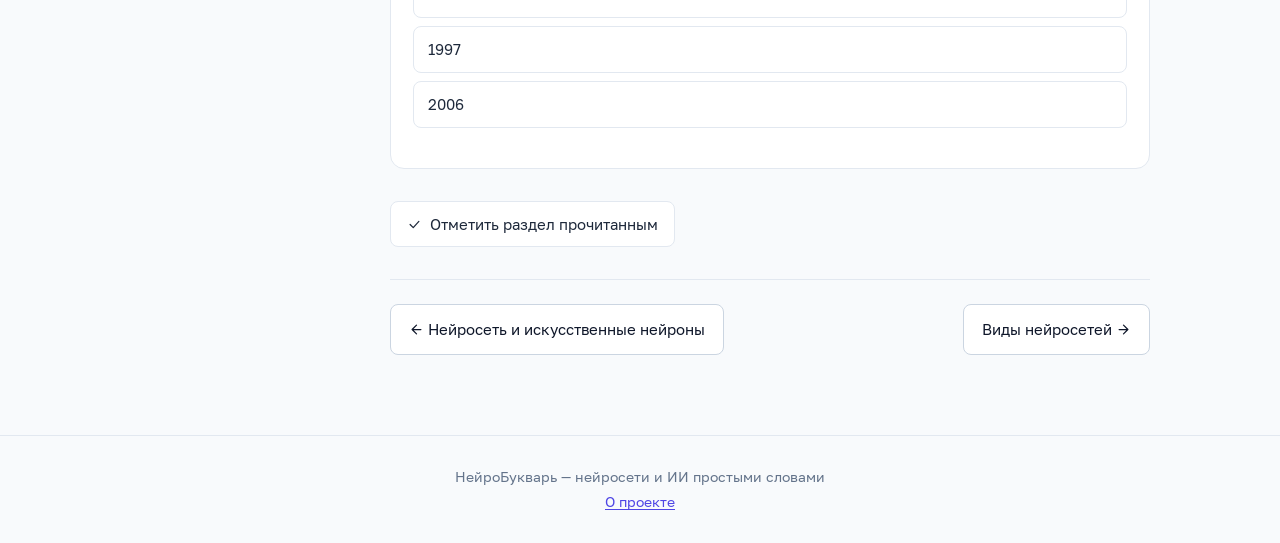
<file: istoriya-neyrosetey.html>
<!DOCTYPE html>
<html lang="ru">
<head>
    <meta charset="UTF-8">
    <title>Как появилась и развивалась нейросеть — НейроБукварь</title>
    <!-- PROTECTED: meta type -->
    <meta name="type" value="app" />
    <meta name="viewport" content="width=device-width, initial-scale=1.0">
    <meta name="theme-color" content="#f8fafc">
    <meta name="description" content="История нейросетей простыми словами: модель Мак-Каллока и Питтса (1943), перцептрон, первая «зима» ИИ, обратное распространение ошибки и эпоха трансформеров.">
    <meta name="robots" content="index, follow, max-image-preview:large">
    <link rel="canonical" href="https://as-2603.github.io/neurobukvar/istoriya-neyrosetey.html">
    <meta property="og:site_name" content="НейроБукварь">
    <meta property="og:locale" content="ru_RU">
    <meta property="og:title" content="Как появилась и развивалась нейросеть — НейроБукварь">
    <meta property="og:description" content="История нейросетей простыми словами: модель Мак-Каллока и Питтса (1943), перцептрон, первая «зима» ИИ, обратное распространение ошибки и эпоха трансформеров.">
    <meta property="og:type" content="article">
    <meta property="og:url" content="https://as-2603.github.io/neurobukvar/istoriya-neyrosetey.html">
    <meta property="og:image" content="https://as-2603.github.io/neurobukvar/og.png">
    <meta property="og:image:width" content="1200">
    <meta property="og:image:height" content="630">
    <meta name="twitter:card" content="summary_large_image">
    <meta name="twitter:title" content="Как появилась и развивалась нейросеть — НейроБукварь">
    <meta name="twitter:description" content="История нейросетей простыми словами: модель Мак-Каллока и Питтса (1943), перцептрон, первая «зима» ИИ, обратное распространение ошибки и эпоха трансформеров.">
    <meta name="twitter:image" content="https://as-2603.github.io/neurobukvar/og.png">
    <link rel="icon" href="favicon.svg" type="image/svg+xml"><link rel="apple-touch-icon" href="apple-touch-icon.png">
    <link rel="preload" href="fonts/Golos-Text_Regular.woff" as="font" type="font/woff" crossorigin>
    <link rel="preload" href="fonts/Manrope.woff" as="font" type="font/woff" crossorigin>
    <link rel="stylesheet" href="style.css">
    <script>try{var t=localStorage.getItem('np_theme');if(t!=='dark'&&t!=='light')t=matchMedia('(prefers-color-scheme: dark)').matches?'dark':'light';document.documentElement.setAttribute('data-theme',t)}catch(e){}</script>
    
<script type="application/ld+json">{"@context": "https://schema.org", "@type": "Article", "headline": "Как появилась и развивалась нейросеть", "description": "История нейросетей простыми словами: модель Мак-Каллока и Питтса (1943), перцептрон, первая «зима» ИИ, обратное распространение ошибки и эпоха трансформеров.", "inLanguage": "ru", "dateModified": "2026-11-05", "mainEntityOfPage": "https://as-2603.github.io/neurobukvar/istoriya-neyrosetey.html", "image": "https://as-2603.github.io/neurobukvar/og.png", "publisher": {"@type": "Organization", "name": "НейроБукварь", "url": "https://as-2603.github.io/neurobukvar/"}}</script>
<script type="application/ld+json">{"@context": "https://schema.org", "@type": "BreadcrumbList", "itemListElement": [{"@type": "ListItem", "position": 1, "name": "НейроБукварь", "item": "https://as-2603.github.io/neurobukvar/"}, {"@type": "ListItem", "position": 2, "name": "Как появилась и развивалась нейросеть", "item": "https://as-2603.github.io/neurobukvar/istoriya-neyrosetey.html"}]}</script>
</head>
<body data-p="2">
<a class="skip" href="#main" id="skip">Перейти к содержанию</a>

<!-- Иконки (спрайт) -->
<svg width="0" height="0" style="position:absolute" aria-hidden="true" focusable="false">
<symbol id="i-brain" viewBox="0 0 24 24"><path d="M12 5v14"/><path d="M12 5a3 3 0 0 0-5.6-1.4A3 3 0 0 0 4 9a3 3 0 0 0 .5 5.5A3.5 3.5 0 0 0 12 19"/><path d="M12 5a3 3 0 0 1 5.6-1.4A3 3 0 0 1 20 9a3 3 0 0 1-.5 5.5A3.5 3.5 0 0 1 12 19"/></symbol>
<symbol id="i-search" viewBox="0 0 24 24"><circle cx="11" cy="11" r="7"/><path d="m20 20-3.5-3.5"/></symbol>
<symbol id="i-moon" viewBox="0 0 24 24"><path d="M21 12.8A9 9 0 1 1 11.2 3 7 7 0 0 0 21 12.8z"/></symbol>
<symbol id="i-sun" viewBox="0 0 24 24"><circle cx="12" cy="12" r="4"/><path d="M12 2v2M12 20v2M4.9 4.9l1.4 1.4M17.7 17.7l1.4 1.4M2 12h2M20 12h2M4.9 19.1l1.4-1.4M17.7 6.3l1.4-1.4"/></symbol>
<symbol id="i-up" viewBox="0 0 24 24"><path d="M12 19V5M5 12l7-7 7 7"/></symbol>
<symbol id="i-left" viewBox="0 0 24 24"><path d="M19 12H5M12 19l-7-7 7-7"/></symbol>
<symbol id="i-right" viewBox="0 0 24 24"><path d="M5 12h14M12 5l7 7-7 7"/></symbol>
<symbol id="i-x" viewBox="0 0 24 24"><path d="M18 6 6 18M6 6l12 12"/></symbol>
<symbol id="i-check" viewBox="0 0 24 24"><path d="m5 12 5 5 9-10"/></symbol>
<symbol id="i-copy" viewBox="0 0 24 24"><rect x="9" y="9" width="11" height="11" rx="2"/><path d="M5 15V6a2 2 0 0 1 2-2h9"/></symbol>
<symbol id="i-help" viewBox="0 0 24 24"><circle cx="12" cy="12" r="10"/><path d="M9.1 9a3 3 0 0 1 5.8 1c0 2-3 2.5-3 4M12 17.5h.01"/></symbol>
<symbol id="i-nodes" viewBox="0 0 24 24"><circle cx="12" cy="5" r="2.5"/><circle cx="5" cy="18" r="2.5"/><circle cx="19" cy="18" r="2.5"/><path d="M11 7.3 6 15.7M13 7.3l5 8.4M7.5 18h9"/></symbol>
<symbol id="i-clock" viewBox="0 0 24 24"><circle cx="12" cy="12" r="9"/><path d="M12 7v5l3 2"/></symbol>
<symbol id="i-sitemap" viewBox="0 0 24 24"><rect x="9" y="3" width="6" height="5" rx="1"/><rect x="3" y="16" width="6" height="5" rx="1"/><rect x="15" y="16" width="6" height="5" rx="1"/><path d="M12 8v4M6 16v-4h12v4"/></symbol>
<symbol id="i-cap" viewBox="0 0 24 24"><path d="M2 9l10-5 10 5-10 5z"/><path d="M6 11.5V16c0 1.5 3 3 6 3s6-1.5 6-3v-4.5"/></symbol>
<symbol id="i-gears" viewBox="0 0 24 24"><circle cx="12" cy="12" r="3"/><path d="M12 2v3M12 19v3M2 12h3M19 12h3M4.9 4.9 7 7M17 17l2.1 2.1M4.9 19.1 7 17M17 7l2.1-2.1"/></symbol>
<symbol id="i-robot" viewBox="0 0 24 24"><rect x="4" y="8" width="16" height="12" rx="2"/><path d="M12 8V5M9 13h.01M15 13h.01M9 17h6"/><circle cx="12" cy="3.5" r="1"/></symbol>
<symbol id="i-rotate" viewBox="0 0 24 24"><path d="M21 12a9 9 0 1 1-3-6.7L21 8M21 3v5h-5"/></symbol>
<symbol id="i-image" viewBox="0 0 24 24"><rect x="3" y="3" width="18" height="18" rx="2"/><circle cx="9" cy="9" r="1.5"/><path d="m21 15-5-5L5 21"/></symbol>
<symbol id="i-bolt" viewBox="0 0 24 24"><path d="M13 2 4 14h7l-1 8 9-12h-7z"/></symbol>
<symbol id="i-swap" viewBox="0 0 24 24"><path d="M4 8h14l-3-3M20 16H6l3 3"/></symbol>
<symbol id="i-shield" viewBox="0 0 24 24"><path d="M12 3 4 6v6c0 5 3.5 8 8 9 4.5-1 8-4 8-9V6z"/><path d="m9 12 2 2 4-4"/></symbol>
<symbol id="i-scale" viewBox="0 0 24 24"><path d="M12 3v18M6 21h12M5 7h14"/><path d="M5 7 2 14a3 3 0 0 0 6 0zM19 7l-3 7a3 3 0 0 0 6 0z"/></symbol>
<symbol id="i-book" viewBox="0 0 24 24"><path d="M4 4h10a4 4 0 0 1 4 4v12H8a4 4 0 0 1-4-4z"/><path d="M4 16a4 4 0 0 1 4-4h10"/></symbol>
<symbol id="i-memory" viewBox="0 0 24 24"><ellipse cx="12" cy="5" rx="8" ry="3"/><path d="M4 5v6c0 1.7 3.6 3 8 3s8-1.3 8-3V5M4 11v6c0 1.7 3.6 3 8 3s8-1.3 8-3v-6"/></symbol>
<symbol id="i-edit" viewBox="0 0 24 24"><path d="M12 20h9"/><path d="M16.5 3.5a2.1 2.1 0 0 1 3 3L7 19l-4 1 1-4z"/></symbol>
<symbol id="i-spark" viewBox="0 0 24 24"><path d="M12 3v4M12 17v4M3 12h4M17 12h4M6 6l2.5 2.5M15.5 15.5 18 18M18 6l-2.5 2.5M8.5 15.5 6 18"/></symbol>
<symbol id="i-layers" viewBox="0 0 24 24"><path d="M12 3 3 8l9 5 9-5z"/><path d="M3 12l9 5 9-5"/><path d="M3 16l9 5 9-5"/></symbol>
<symbol id="i-chat" viewBox="0 0 24 24"><path d="M4 5h16v11H9l-5 4z"/></symbol>
<symbol id="i-bookopen" viewBox="0 0 24 24"><path d="M2 5c3-1 7-1 10 2 3-3 7-3 10-2v14c-3-1-7-1-10 2-3-3-7-3-10-2z"/><path d="M12 7v14"/></symbol>
</svg>

<header>
    <div class="bar">
        <a class="logo" href="index.html" aria-label="НейроБукварь — на главную"><svg class="ic" aria-hidden="true"><use href="#i-brain"/></svg><span>НейроБукварь</span></a>
        <div class="search"><svg class="ic" aria-hidden="true"><use href="#i-search"/></svg><input id="q" type="search" placeholder="Поиск по статьям..." aria-label="Поиск по статьям" autocomplete="off"></div>
        <button id="theme" class="theme-btn" aria-label="Переключить тему" title="Переключить тему"></button>
    </div>
</header>
<div class="wrap">
    <nav aria-label="Разделы">
        <h4>Разделы</h4>
        <div class="prog" id="prog"></div>
        <div id="menu"><a href="index.html"><span>1</span>Что такое нейросеть?</a><a href="neyroset-i-iskusstvennye-neyrony.html"><span>2</span>Нейросеть и искусственные нейроны</a><a href="istoriya-neyrosetey.html" class="active" aria-current="page"><span>3</span>Как появилась и развивалась нейросеть</a><a href="vidy-neyrosetey.html"><span>4</span>Виды нейросетей</a><a href="kak-obuchayut-neyroseti.html"><span>5</span>Как обучают нейросети</a><a href="kak-rabotaet-neyroset-i-kak-s-ney-rabotat.html"><span>6</span>Как работает нейросеть и как с ней работать</a><a href="chat-bot-i-ii-agent.html"><span>7</span>Чат-бот и ИИ-агент</a><a href="bezopasnost-i-privatnost.html"><span>8</span>Безопасность и приватность</a><a href="etika-i-avtorskie-prava.html"><span>9</span>Этика и авторские права</a><a href="slovar-terminov.html"><span>10</span>Словарь терминов</a><a href="chastye-voprosy.html"><span>11</span>Частые вопросы</a><a href="chto-pochitat-dalshe.html"><span>12</span>Что почитать дальше</a></div>
    </nav>
    <main id="main" tabindex="-1"><div class="crumbs">НейроБукварь / Раздел 3</div><h1>Как появилась и развивалась нейросеть</h1><p class="lead">Путь от первых моделей 1940-х годов до современных систем занял около восьмидесяти лет.</p>
<div class="toc"><b>Содержание</b><ol><li><a href="#c1">Первые идеи и модель 1943 года</a></li><li><a href="#c2">Создатели: Мак-Каллок и Питтс</a></li><li><a href="#c3">Правило Хебба</a></li><li><a href="#c4">Перцептрон и первая «зима»</a></li><li><a href="#c5">От обратного распространения к глубокому обучению</a></li><li><a href="#c6">Трансформеры и эпоха больших моделей</a></li><li><a href="#c7">Нейросеть сегодня</a></li></ol></div>
<h2 id="c1">Первые идеи и модель 1943 года</h2>
<p>Идея нейронных сетей появилась в середине XX века, когда учёные задумались: можно ли создать машину, которая училась бы на примерах, подобно человеку? Они вдохновлялись работой мозга, хотя искусственные нейронные сети устроены гораздо проще.</p>
<p>Одним из первых шагов стала работа американских учёных Уоррена Мак-Каллока и Уолтера Питтса в <b>1943 году</b>. Они описали простую математическую модель искусственного нейрона. Это была очень упрощённая схема:</p>
<img src="img/neyron-makkallok-pitts.png" alt="Схема модели искусственного нейрона Мак-Каллока и Питтса" width="2400" height="1080" loading="lazy">
<ul>
<li><b>a</b> — входные сигналы от других нейронов;</li>
<li><b>w</b> — веса связей: возбуждающие («за») или тормозящие («против») — так модель принято рисовать в учебниках, в оригинале всё немного проще (см. ниже);</li>
<li><b>θ</b> — порог срабатывания;</li>
<li><b>x</b> — итоговый сигнал.</li>
</ul>
<p>Нейрон получает сигналы, складывает их и решает, передать ли результат дальше. Такая модель была далека от настоящего мозга, но показала, что некоторые его принципы можно описать с помощью вычислений. Она ещё не умела учиться так, как современные нейросети, но доказала: из простых элементов можно построить систему, способную выполнять логические операции.</p>
<h2 id="c2">Создатели: Мак-Каллок и Питтс</h2>
<p>История этих учёных довольно необычна. Уолтер Питтс был самоучкой из неблагополучной семьи: ещё подростком он сбежал из дома, увлёкся математикой и логикой и даже переписывался с известным философом Бертраном Расселом. Позже он познакомился с Мак-Каллоком, который занимался исследованиями мозга, и они вместе начали работать над логической моделью нервной системы.</p>
<p>В оригинальной модели нейрон не суммировал сигналы с разными весами, а просто подсчитывал, сколько возбуждающих сигналов пришло, и сравнивал это число с порогом; тормозящий сигнал при этом полностью блокировал работу. Поэтому «веса» на схеме выше — это скорее позднейшее обобщение. Механизма обучения у модели изначально <b>не было</b>.</p>
<p>Несмотря на это, их работа сильно повлияла на науку и технику: на неё ссылался Джон фон Нейман, когда описывал архитектуру компьютера, а идея замкнутых «петель» связей повлияла на представления о памяти в сетях. Кроме того, опираясь на эту модель, математик Стивен Клини позже придумал «регулярные выражения», знакомые каждому программисту.</p>
<h2 id="c3">Правило Хебба</h2>
<p>В <b>1949 году</b> канадский психолог Дональд Хебб предположил, что связи между нервными клетками усиливаются, если клетки часто работают вместе. Эта мысль легла в основу идей об обучении нейронных сетей.</p>
<h2 id="c4">Перцептрон и первая «зима»</h2>
<p>В <b>1957–1958 годах</b> американский исследователь Фрэнк Розенблатт создал <b>перцептрон</b> — одну из первых работающих нейросетей, которая могла учиться на примерах:</p>
<img src="img/perceptron-rozenblatta.png" alt="Схема перцептрона Фрэнка Розенблатта" width="2400" height="1280" loading="lazy">
<p>Она могла учиться различать простые изображения, например линии и фигуры. В то время многие решили, что скоро машины смогут почти так же хорошо думать, как человек.</p>
<p>Однако первые системы оказались слишком простыми. В <b>1969 году</b> Марвин Минский и Сеймур Паперт показали, что обычный перцептрон не умеет решать некоторые простые задачи. После этого интерес к нейронным сетям сильно уменьшился.</p>
<div class="box"><b>Зима ИИ:</b> этот период иногда называют «зимой искусственного интеллекта». Денег на такие исследования стало меньше, а учёные переключились на другие методы. В 1970-е годы интерес к направлению снизился, хотя некоторые исследователи продолжали работу.</div>
<h2 id="c5">От обратного распространения к глубокому обучению</h2>
<p>Новый подъём начался в <b>1980-е годы</b>. Учёные разработали более удобный способ обучения многослойных сетей — <b>обратное распространение ошибки</b> (в 1986 году его популяризировали Дэвид Румельхарт, Джеффри Хинтон и Рональд Уильямс). Если объяснять просто: сеть сначала даёт ответ, затем сравнивает его с правильным и постепенно исправляет свои внутренние связи. Благодаря этому она могла учиться на примерах, а значит, стало возможно обучать сети из нескольких слоёв. В этот период появились и первые важные системы для работы с изображениями и текстом.</p>
<p>В конце 1980-х и в 1990-е годы нейронные сети стали использоваться в практических задачах. Янн ЛеКун применил их для распознавания рукописных цифр на конвертах и банковских чеках. Для таких задач хорошо подошли <b>свёрточные сети</b>, которые научились замечать простые элементы изображения: линии, углы и формы.</p>
<p>В <b>1997 году</b> появились сети <b>LSTM</b> — улучшенная версия рекуррентной нейросети. Её придумали, чтобы обычные RNN не «забывали» далёкие по времени события в последовательности. LSTM лучше работали с речью и текстом, потому что могли учитывать то, что было сказано раньше.</p>
<p>Но до настоящего прорыва ещё не хватало двух вещей: большого количества данных и мощных компьютеров. В 2000-е годы интернет начал быстро расти, появились огромные наборы изображений, текстов и записей речи. Одновременно стали широко использоваться графические процессоры, которые могли быстро выполнять множество одинаковых вычислений. В <b>2006 году</b> исследователи, среди которых был Джеффри Хинтон, показали, что глубокие сети можно эффективно обучать. Так началась новая волна развития, получившая название «глубокое обучение». Такие сети стали называть глубокими, потому что в них было много слоёв.</p>
<p>Переломным моментом стал <b>2012 год</b>. Сеть AlexNet намного лучше прежних программ распознала объекты на фотографиях. Она училась на множестве картинок и использовала для вычислений мощные графические процессоры. После этого крупные компании и университеты начали активно применять глубокие сети: улучшать поиск в интернете, рекомендации видео и товаров, перевод, распознавание речи, обработку фотографий и управление автомобилями.</p>
<p>В <b>2014 году</b> появились генеративно-состязательные сети (GAN): в них две нейросети «соревнуются» друг с другом, благодаря чему изображения становятся всё более реалистичными. В 2014–2016 годах нейронные сети научились создавать изображения, переводить тексты и играть в сложные игры. В 2016 году программа AlphaGo победила одного из лучших игроков в го. Это было важно, потому что го считалась слишком сложной для обычного перебора вариантов. Система училась на партиях людей и на собственных играх.</p>
<h2 id="c6">Трансформеры и эпоха больших моделей</h2>
<p>В <b>2017 году</b> исследователи представили устройство нейросети под названием <b>трансформер</b>. Оно оказалось особенно полезным для работы с текстом: такие сети учились учитывать связи между словами в больших отрывках. На этой основе появились крупные языковые модели. В 2018 году появилась модель BERT, которая хорошо понимала смысл слов в контексте. Затем появились GPT и другие модели, способные писать связные тексты, отвечать на вопросы, переводить и кратко пересказывать документы.</p>
<p>В 2020 году модель GPT-3 показала, что большая нейронная сеть может создавать довольно убедительные тексты, хотя иногда ошибается и выдумывает факты. В <b>2022 году</b> широкий интерес вызвал ChatGPT, который позволил людям общаться с нейросетью в форме диалога. Миллионы людей впервые начали регулярно общаться с нейронной сетью как с собеседником, помощником, редактором или учителем. После этого развитие искусственного интеллекта ускорилось, а нейросети стали появляться в офисных программах, поисковиках, телефонах и творческих сервисах.</p>
<p>В 2023–2026 годах нейронные сети стали лучше работать сразу с несколькими видами информации: текстом, изображениями, звуком и видео. Они научились анализировать документы, описывать фотографии, создавать изображения, музыку, речь и видео, помогать писать программы и искать информацию, а также выполнять цепочки действий. Развиваются и модели, которые тратят больше времени на рассуждение перед ответом. При этом они всё ещё могут ошибаться, неправильно понимать задачу и уверенно выдавать неверные сведения, поэтому важные результаты по-прежнему нужно проверять.</p>
<h2 id="c7">Нейросеть сегодня</h2>
<p>Сегодня нейронная сеть — это большая система из множества простых вычислительных элементов, которая учится на примерах. Она не думает так же, как человек, и не обладает человеческим пониманием мира. Она находит закономерности в данных и использует их, чтобы предсказать следующий ответ, распознать объект или создать новый результат.</p>
<p><i>Описание современного состояния актуально на ноябрь 2026 года: эта область меняется очень быстро, поэтому свежие подробности лучше сверять с актуальными источниками (см. раздел <a class="lnk" href="chto-pochitat-dalshe.html">«Что почитать дальше»</a>).</i></p>
<div class="box"><b>Итог:</b> путь от первых моделей 1940-х годов до современных систем занял около восьмидесяти лет. Главными причинами нынешнего успеха стали развитие методов обучения, рост вычислительной мощности и появление огромных объёмов данных. Нейронные сети продолжают быстро развиваться и постепенно становятся обычным инструментом в науке, бизнесе, образовании, медицине и повседневной жизни.</div>
<section class="quiz" aria-label="Проверьте себя"><h2>Проверьте себя</h2><div class="qq"><p class="qt">1. Кто в 1943 году описал модель искусственного нейрона?</p><div class="qo"><button type="button">Фрэнк Розенблатт</button><button type="button" data-ok="1">Уоррен Мак-Каллок и Уолтер Питтс</button><button type="button">Янн ЛеКун</button></div><p class="qe" hidden>Модель 1943 года — работа Мак-Каллока и Питтса. Розенблатт создал перцептрон позже, в 1957–1958 годах.</p></div><div class="qq"><p class="qt">2. Что стало переломным моментом в 2012 году?</p><div class="qo"><button type="button">Победа AlphaGo над чемпионом по го</button><button type="button" data-ok="1">Успех сети AlexNet в распознавании изображений</button><button type="button">Появление ChatGPT</button></div><p class="qe" hidden>AlexNet в 2012 году резко улучшила распознавание объектов. AlphaGo — 2016 год, ChatGPT — 2022.</p></div><div class="qq"><p class="qt">3. В каком году представили архитектуру «трансформер»?</p><div class="qo"><button type="button">1997</button><button type="button">2006</button><button type="button" data-ok="1">2017</button></div><p class="qe" hidden>Трансформеры появились в 2017 году и стали основой больших языковых моделей.</p></div><p class="qs" aria-live="polite"></p></section><button type="button" class="readbtn" onclick="toggleRead(2)" aria-pressed="false"><svg class="ic" aria-hidden="true"><use href="#i-check"/></svg><span>Отметить раздел прочитанным</span></button>
 <div class="pager"><a href="neyroset-i-iskusstvennye-neyrony.html" rel="prev"><span><svg class="ic" aria-hidden="true"><use href="#i-left"/></svg> Нейросеть и искусственные нейроны</span></a>
 <a href="vidy-neyrosetey.html" rel="next"><span>Виды нейросетей <svg class="ic" aria-hidden="true"><use href="#i-right"/></svg></span></a></div></main>
</div>
<footer id="foot">НейроБукварь — нейросети и ИИ простыми словами<br><a class="lnk" href="o-proekte.html">О проекте</a></footer>
<button id="top" class="toTop" aria-label="Наверх" title="Наверх"><svg class="ic" aria-hidden="true"><use href="#i-up"/></svg></button>

<!-- Image Zoom Overlay -->
<div id="imgOverlay" class="img-overlay">
  <div class="img-overlay-content">
    <img id="imgOverlayImg" class="img-overlay-img" alt="">
    <button class="img-overlay-close" aria-label="Закрыть"><svg class="ic" aria-hidden="true"><use href="#i-x"/></svg></button>
  </div>
</div>
<script src="search-data.js" defer></script>
<script src="app.js" defer></script>
</body>
</html>
</file>
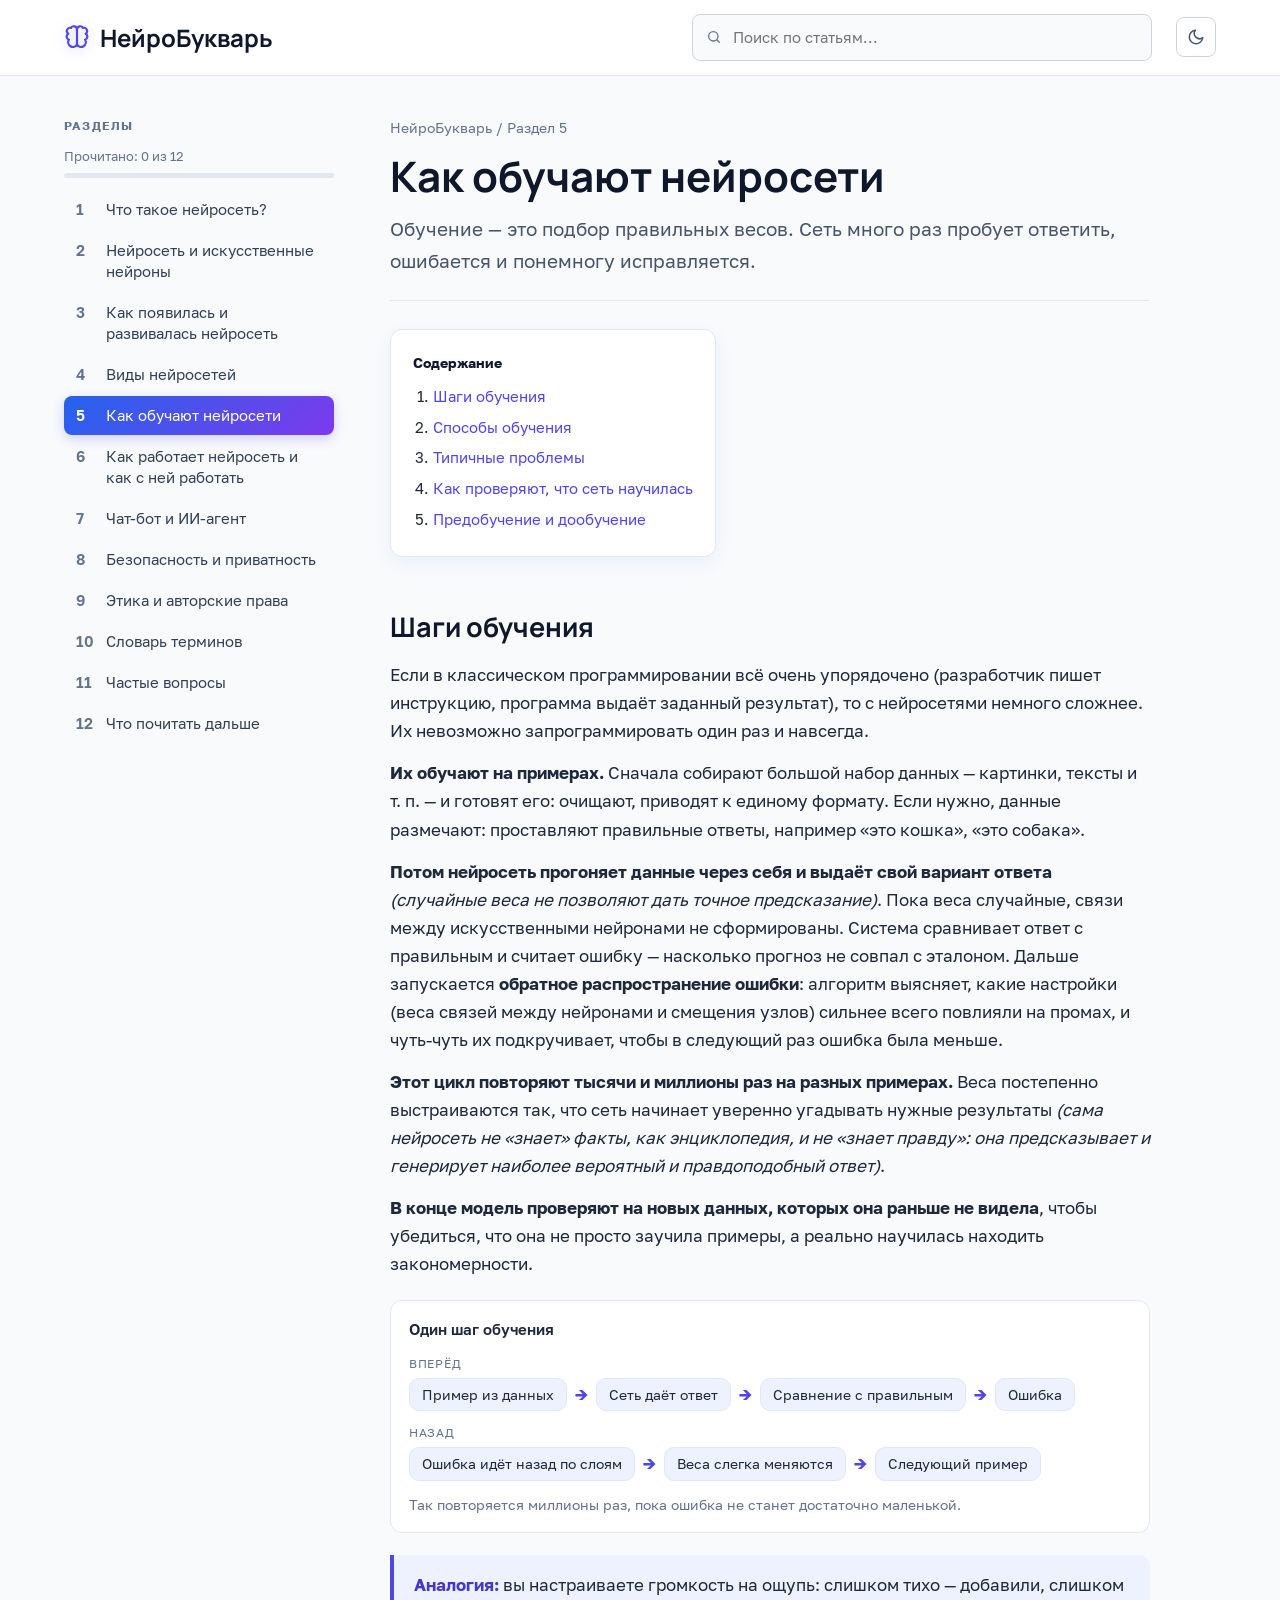
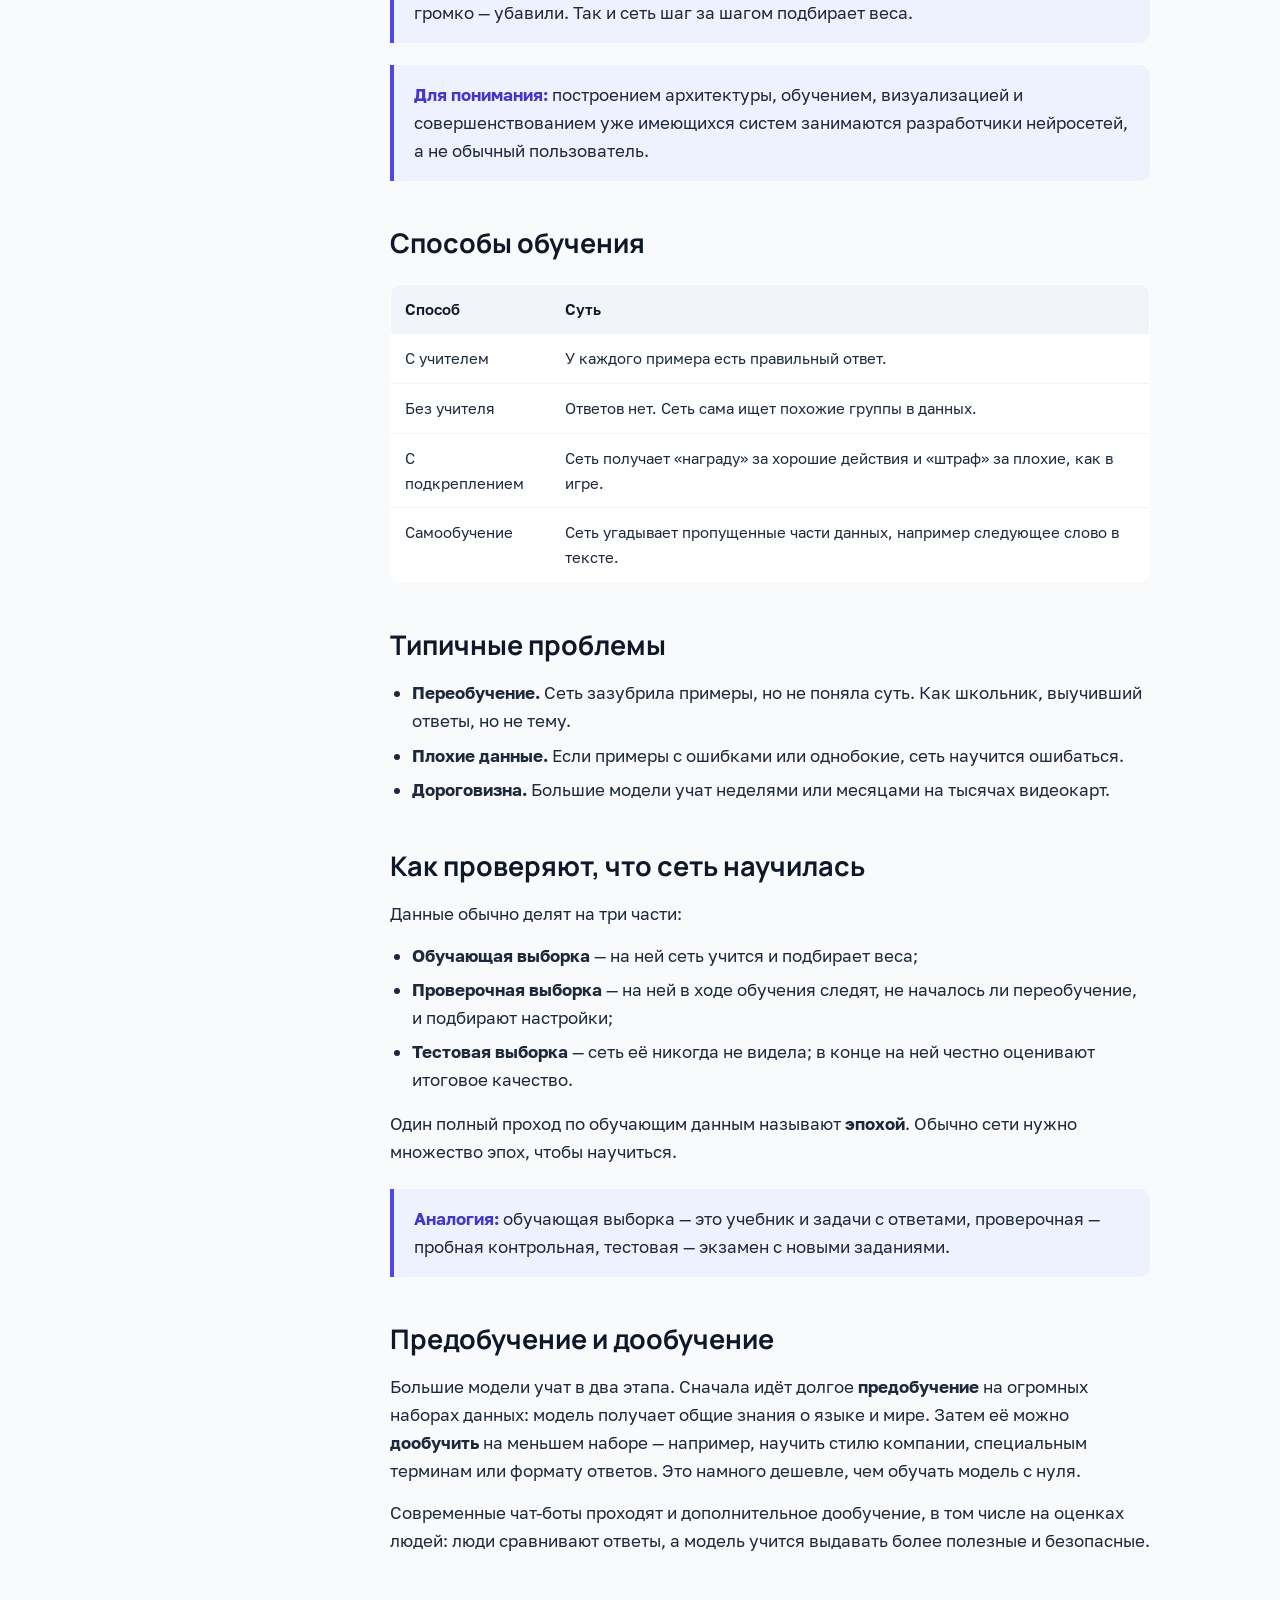
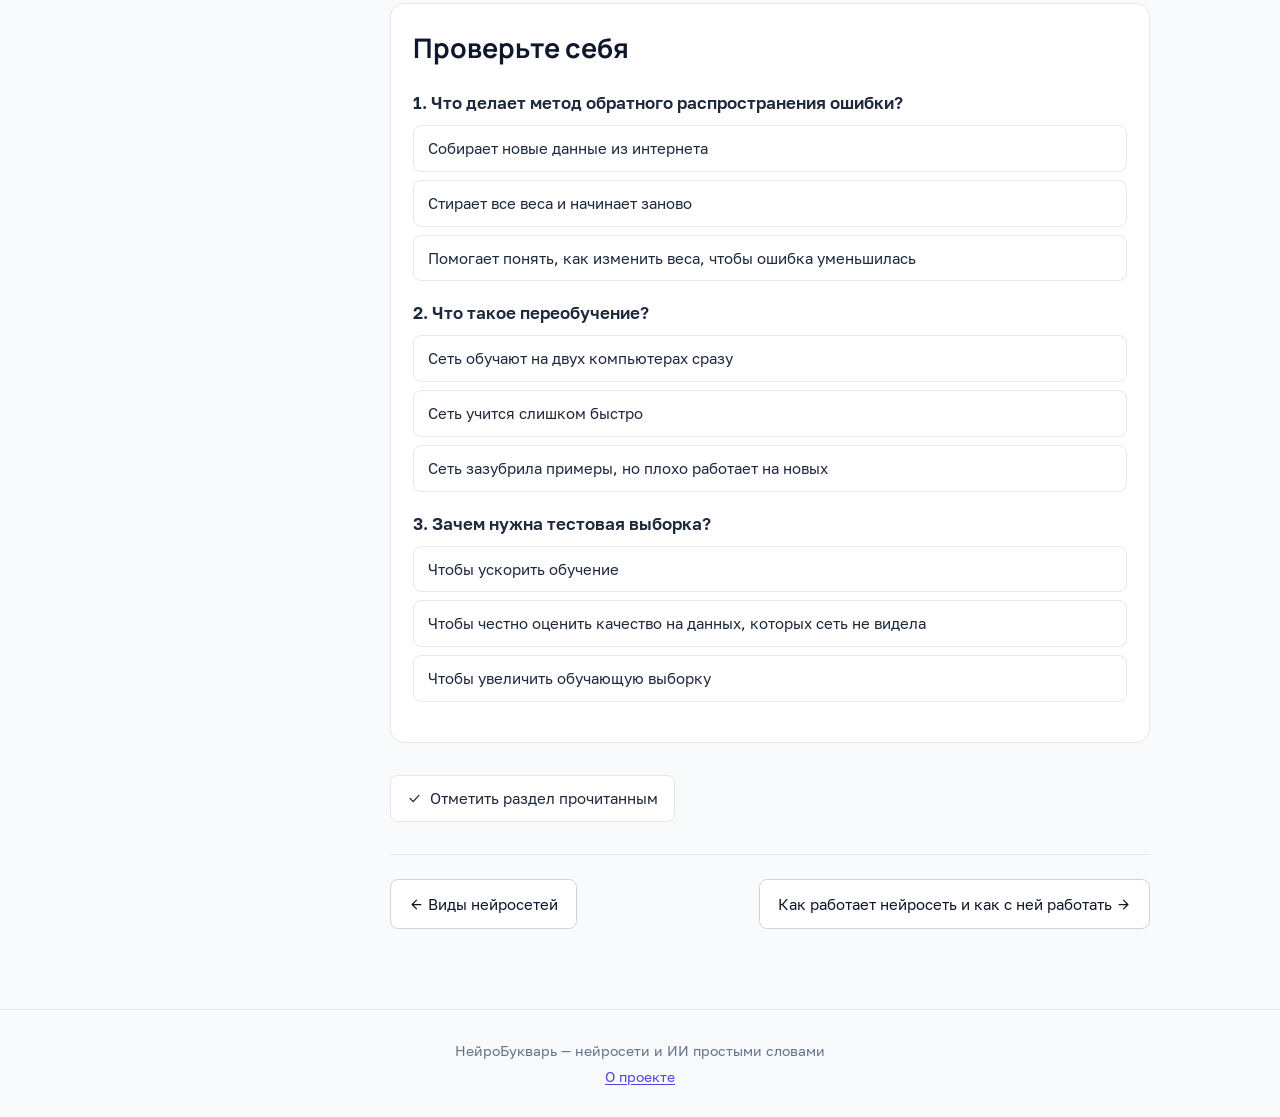
<file: kak-obuchayut-neyroseti.html>
<!DOCTYPE html>
<html lang="ru">
<head>
    <meta charset="UTF-8">
    <title>Как обучают нейросети — НейроБукварь</title>
    <!-- PROTECTED: meta type -->
    <meta name="type" value="app" />
    <meta name="viewport" content="width=device-width, initial-scale=1.0">
    <meta name="theme-color" content="#f8fafc">
    <meta name="description" content="Как обучают нейросети простыми словами: шаги обучения, способы обучения, типичные проблемы, проверка результата, предобучение и дообучение.">
    <meta name="robots" content="index, follow, max-image-preview:large">
    <link rel="canonical" href="https://as-2603.github.io/neurobukvar/kak-obuchayut-neyroseti.html">
    <meta property="og:site_name" content="НейроБукварь">
    <meta property="og:locale" content="ru_RU">
    <meta property="og:title" content="Как обучают нейросети — НейроБукварь">
    <meta property="og:description" content="Как обучают нейросети простыми словами: шаги обучения, способы обучения, типичные проблемы, проверка результата, предобучение и дообучение.">
    <meta property="og:type" content="article">
    <meta property="og:url" content="https://as-2603.github.io/neurobukvar/kak-obuchayut-neyroseti.html">
    <meta property="og:image" content="https://as-2603.github.io/neurobukvar/og.png">
    <meta property="og:image:width" content="1200">
    <meta property="og:image:height" content="630">
    <meta name="twitter:card" content="summary_large_image">
    <meta name="twitter:title" content="Как обучают нейросети — НейроБукварь">
    <meta name="twitter:description" content="Как обучают нейросети простыми словами: шаги обучения, способы обучения, типичные проблемы, проверка результата, предобучение и дообучение.">
    <meta name="twitter:image" content="https://as-2603.github.io/neurobukvar/og.png">
    <link rel="icon" href="favicon.svg" type="image/svg+xml"><link rel="apple-touch-icon" href="apple-touch-icon.png">
    <link rel="preload" href="fonts/Golos-Text_Regular.woff" as="font" type="font/woff" crossorigin>
    <link rel="preload" href="fonts/Manrope.woff" as="font" type="font/woff" crossorigin>
    <link rel="stylesheet" href="style.css">
    <script>try{var t=localStorage.getItem('np_theme');if(t!=='dark'&&t!=='light')t=matchMedia('(prefers-color-scheme: dark)').matches?'dark':'light';document.documentElement.setAttribute('data-theme',t)}catch(e){}</script>
    
<script type="application/ld+json">{"@context": "https://schema.org", "@type": "Article", "headline": "Как обучают нейросети", "description": "Как обучают нейросети простыми словами: шаги обучения, способы обучения, типичные проблемы, проверка результата, предобучение и дообучение.", "inLanguage": "ru", "dateModified": "2026-11-05", "mainEntityOfPage": "https://as-2603.github.io/neurobukvar/kak-obuchayut-neyroseti.html", "image": "https://as-2603.github.io/neurobukvar/og.png", "publisher": {"@type": "Organization", "name": "НейроБукварь", "url": "https://as-2603.github.io/neurobukvar/"}}</script>
<script type="application/ld+json">{"@context": "https://schema.org", "@type": "BreadcrumbList", "itemListElement": [{"@type": "ListItem", "position": 1, "name": "НейроБукварь", "item": "https://as-2603.github.io/neurobukvar/"}, {"@type": "ListItem", "position": 2, "name": "Как обучают нейросети", "item": "https://as-2603.github.io/neurobukvar/kak-obuchayut-neyroseti.html"}]}</script>
</head>
<body data-p="4">
<a class="skip" href="#main" id="skip">Перейти к содержанию</a>

<!-- Иконки (спрайт) -->
<svg width="0" height="0" style="position:absolute" aria-hidden="true" focusable="false">
<symbol id="i-brain" viewBox="0 0 24 24"><path d="M12 5v14"/><path d="M12 5a3 3 0 0 0-5.6-1.4A3 3 0 0 0 4 9a3 3 0 0 0 .5 5.5A3.5 3.5 0 0 0 12 19"/><path d="M12 5a3 3 0 0 1 5.6-1.4A3 3 0 0 1 20 9a3 3 0 0 1-.5 5.5A3.5 3.5 0 0 1 12 19"/></symbol>
<symbol id="i-search" viewBox="0 0 24 24"><circle cx="11" cy="11" r="7"/><path d="m20 20-3.5-3.5"/></symbol>
<symbol id="i-moon" viewBox="0 0 24 24"><path d="M21 12.8A9 9 0 1 1 11.2 3 7 7 0 0 0 21 12.8z"/></symbol>
<symbol id="i-sun" viewBox="0 0 24 24"><circle cx="12" cy="12" r="4"/><path d="M12 2v2M12 20v2M4.9 4.9l1.4 1.4M17.7 17.7l1.4 1.4M2 12h2M20 12h2M4.9 19.1l1.4-1.4M17.7 6.3l1.4-1.4"/></symbol>
<symbol id="i-up" viewBox="0 0 24 24"><path d="M12 19V5M5 12l7-7 7 7"/></symbol>
<symbol id="i-left" viewBox="0 0 24 24"><path d="M19 12H5M12 19l-7-7 7-7"/></symbol>
<symbol id="i-right" viewBox="0 0 24 24"><path d="M5 12h14M12 5l7 7-7 7"/></symbol>
<symbol id="i-x" viewBox="0 0 24 24"><path d="M18 6 6 18M6 6l12 12"/></symbol>
<symbol id="i-check" viewBox="0 0 24 24"><path d="m5 12 5 5 9-10"/></symbol>
<symbol id="i-copy" viewBox="0 0 24 24"><rect x="9" y="9" width="11" height="11" rx="2"/><path d="M5 15V6a2 2 0 0 1 2-2h9"/></symbol>
<symbol id="i-help" viewBox="0 0 24 24"><circle cx="12" cy="12" r="10"/><path d="M9.1 9a3 3 0 0 1 5.8 1c0 2-3 2.5-3 4M12 17.5h.01"/></symbol>
<symbol id="i-nodes" viewBox="0 0 24 24"><circle cx="12" cy="5" r="2.5"/><circle cx="5" cy="18" r="2.5"/><circle cx="19" cy="18" r="2.5"/><path d="M11 7.3 6 15.7M13 7.3l5 8.4M7.5 18h9"/></symbol>
<symbol id="i-clock" viewBox="0 0 24 24"><circle cx="12" cy="12" r="9"/><path d="M12 7v5l3 2"/></symbol>
<symbol id="i-sitemap" viewBox="0 0 24 24"><rect x="9" y="3" width="6" height="5" rx="1"/><rect x="3" y="16" width="6" height="5" rx="1"/><rect x="15" y="16" width="6" height="5" rx="1"/><path d="M12 8v4M6 16v-4h12v4"/></symbol>
<symbol id="i-cap" viewBox="0 0 24 24"><path d="M2 9l10-5 10 5-10 5z"/><path d="M6 11.5V16c0 1.5 3 3 6 3s6-1.5 6-3v-4.5"/></symbol>
<symbol id="i-gears" viewBox="0 0 24 24"><circle cx="12" cy="12" r="3"/><path d="M12 2v3M12 19v3M2 12h3M19 12h3M4.9 4.9 7 7M17 17l2.1 2.1M4.9 19.1 7 17M17 7l2.1-2.1"/></symbol>
<symbol id="i-robot" viewBox="0 0 24 24"><rect x="4" y="8" width="16" height="12" rx="2"/><path d="M12 8V5M9 13h.01M15 13h.01M9 17h6"/><circle cx="12" cy="3.5" r="1"/></symbol>
<symbol id="i-rotate" viewBox="0 0 24 24"><path d="M21 12a9 9 0 1 1-3-6.7L21 8M21 3v5h-5"/></symbol>
<symbol id="i-image" viewBox="0 0 24 24"><rect x="3" y="3" width="18" height="18" rx="2"/><circle cx="9" cy="9" r="1.5"/><path d="m21 15-5-5L5 21"/></symbol>
<symbol id="i-bolt" viewBox="0 0 24 24"><path d="M13 2 4 14h7l-1 8 9-12h-7z"/></symbol>
<symbol id="i-swap" viewBox="0 0 24 24"><path d="M4 8h14l-3-3M20 16H6l3 3"/></symbol>
<symbol id="i-shield" viewBox="0 0 24 24"><path d="M12 3 4 6v6c0 5 3.5 8 8 9 4.5-1 8-4 8-9V6z"/><path d="m9 12 2 2 4-4"/></symbol>
<symbol id="i-scale" viewBox="0 0 24 24"><path d="M12 3v18M6 21h12M5 7h14"/><path d="M5 7 2 14a3 3 0 0 0 6 0zM19 7l-3 7a3 3 0 0 0 6 0z"/></symbol>
<symbol id="i-book" viewBox="0 0 24 24"><path d="M4 4h10a4 4 0 0 1 4 4v12H8a4 4 0 0 1-4-4z"/><path d="M4 16a4 4 0 0 1 4-4h10"/></symbol>
<symbol id="i-memory" viewBox="0 0 24 24"><ellipse cx="12" cy="5" rx="8" ry="3"/><path d="M4 5v6c0 1.7 3.6 3 8 3s8-1.3 8-3V5M4 11v6c0 1.7 3.6 3 8 3s8-1.3 8-3v-6"/></symbol>
<symbol id="i-edit" viewBox="0 0 24 24"><path d="M12 20h9"/><path d="M16.5 3.5a2.1 2.1 0 0 1 3 3L7 19l-4 1 1-4z"/></symbol>
<symbol id="i-spark" viewBox="0 0 24 24"><path d="M12 3v4M12 17v4M3 12h4M17 12h4M6 6l2.5 2.5M15.5 15.5 18 18M18 6l-2.5 2.5M8.5 15.5 6 18"/></symbol>
<symbol id="i-layers" viewBox="0 0 24 24"><path d="M12 3 3 8l9 5 9-5z"/><path d="M3 12l9 5 9-5"/><path d="M3 16l9 5 9-5"/></symbol>
<symbol id="i-chat" viewBox="0 0 24 24"><path d="M4 5h16v11H9l-5 4z"/></symbol>
<symbol id="i-bookopen" viewBox="0 0 24 24"><path d="M2 5c3-1 7-1 10 2 3-3 7-3 10-2v14c-3-1-7-1-10 2-3-3-7-3-10-2z"/><path d="M12 7v14"/></symbol>
</svg>

<header>
    <div class="bar">
        <a class="logo" href="index.html" aria-label="НейроБукварь — на главную"><svg class="ic" aria-hidden="true"><use href="#i-brain"/></svg><span>НейроБукварь</span></a>
        <div class="search"><svg class="ic" aria-hidden="true"><use href="#i-search"/></svg><input id="q" type="search" placeholder="Поиск по статьям..." aria-label="Поиск по статьям" autocomplete="off"></div>
        <button id="theme" class="theme-btn" aria-label="Переключить тему" title="Переключить тему"></button>
    </div>
</header>
<div class="wrap">
    <nav aria-label="Разделы">
        <h4>Разделы</h4>
        <div class="prog" id="prog"></div>
        <div id="menu"><a href="index.html"><span>1</span>Что такое нейросеть?</a><a href="neyroset-i-iskusstvennye-neyrony.html"><span>2</span>Нейросеть и искусственные нейроны</a><a href="istoriya-neyrosetey.html"><span>3</span>Как появилась и развивалась нейросеть</a><a href="vidy-neyrosetey.html"><span>4</span>Виды нейросетей</a><a href="kak-obuchayut-neyroseti.html" class="active" aria-current="page"><span>5</span>Как обучают нейросети</a><a href="kak-rabotaet-neyroset-i-kak-s-ney-rabotat.html"><span>6</span>Как работает нейросеть и как с ней работать</a><a href="chat-bot-i-ii-agent.html"><span>7</span>Чат-бот и ИИ-агент</a><a href="bezopasnost-i-privatnost.html"><span>8</span>Безопасность и приватность</a><a href="etika-i-avtorskie-prava.html"><span>9</span>Этика и авторские права</a><a href="slovar-terminov.html"><span>10</span>Словарь терминов</a><a href="chastye-voprosy.html"><span>11</span>Частые вопросы</a><a href="chto-pochitat-dalshe.html"><span>12</span>Что почитать дальше</a></div>
    </nav>
    <main id="main" tabindex="-1"><div class="crumbs">НейроБукварь / Раздел 5</div><h1>Как обучают нейросети</h1><p class="lead">Обучение — это подбор правильных весов. Сеть много раз пробует ответить, ошибается и понемногу исправляется.</p>
<div class="toc"><b>Содержание</b><ol><li><a href="#e1">Шаги обучения</a></li><li><a href="#e2">Способы обучения</a></li><li><a href="#e3">Типичные проблемы</a></li><li><a href="#e4">Как проверяют, что сеть научилась</a></li><li><a href="#e5">Предобучение и дообучение</a></li></ol></div>
<h2 id="e1">Шаги обучения</h2>
<p>Если в классическом программировании всё очень упорядочено (разработчик пишет инструкцию, программа выдаёт заданный результат), то с нейросетями немного сложнее. Их невозможно запрограммировать один раз и навсегда.</p>
<p><b>Их обучают на примерах.</b> Сначала собирают большой набор данных — картинки, тексты и т. п. — и готовят его: очищают, приводят к единому формату. Если нужно, данные размечают: проставляют правильные ответы, например «это кошка», «это собака».</p>
<p><b>Потом нейросеть прогоняет данные через себя и выдаёт свой вариант ответа</b> <i>(случайные веса не позволяют дать точное предсказание)</i>. Пока веса случайные, связи между искусственными нейронами не сформированы. Система сравнивает ответ с правильным и считает ошибку — насколько прогноз не совпал с эталоном. Дальше запускается <b>обратное распространение ошибки</b>: алгоритм выясняет, какие настройки (веса связей между нейронами и смещения узлов) сильнее всего повлияли на промах, и чуть-чуть их подкручивает, чтобы в следующий раз ошибка была меньше.</p>
<p><b>Этот цикл повторяют тысячи и миллионы раз на разных примерах.</b> Веса постепенно выстраиваются так, что сеть начинает уверенно угадывать нужные результаты <i>(сама нейросеть не «знает» факты, как энциклопедия, и не «знает правду»: она предсказывает и генерирует наиболее вероятный и правдоподобный ответ)</i>.</p>
<p><b>В конце модель проверяют на новых данных, которых она раньше не видела</b>, чтобы убедиться, что она не просто заучила примеры, а реально научилась находить закономерности.</p>
<figure class="fig"><div class="t">Один шаг обучения</div>
<div class="fl">Вперёд</div><div class="flow"><span class="n">Пример из данных</span><span class="a" aria-hidden="true">→</span><span class="n">Сеть даёт ответ</span><span class="a" aria-hidden="true">→</span><span class="n">Сравнение с правильным</span><span class="a" aria-hidden="true">→</span><span class="n">Ошибка</span></div>
<div class="fl">Назад</div><div class="flow"><span class="n">Ошибка идёт назад по слоям</span><span class="a" aria-hidden="true">→</span><span class="n">Веса слегка меняются</span><span class="a" aria-hidden="true">→</span><span class="n">Следующий пример</span></div>
<p class="cap">Так повторяется миллионы раз, пока ошибка не станет достаточно маленькой.</p></figure>
<div class="box"><b>Аналогия:</b> вы настраиваете громкость на ощупь: слишком тихо — добавили, слишком громко — убавили. Так и сеть шаг за шагом подбирает веса.</div>
<div class="box"><b>Для понимания:</b> построением архитектуры, обучением, визуализацией и совершенствованием уже имеющихся систем занимаются разработчики нейросетей, а не обычный пользователь.</div>
<h2 id="e2">Способы обучения</h2>
<div class="tw"><table><tr><th>Способ</th><th>Суть</th></tr>
<tr><td>С учителем</td><td>У каждого примера есть правильный ответ.</td></tr>
<tr><td>Без учителя</td><td>Ответов нет. Сеть сама ищет похожие группы в данных.</td></tr>
<tr><td>С подкреплением</td><td>Сеть получает «награду» за хорошие действия и «штраф» за плохие, как в игре.</td></tr>
<tr><td>Самообучение</td><td>Сеть угадывает пропущенные части данных, например следующее слово в тексте.</td></tr></table></div>
<h2 id="e3">Типичные проблемы</h2>
<ul><li><b>Переобучение.</b> Сеть зазубрила примеры, но не поняла суть. Как школьник, выучивший ответы, но не тему.</li><li><b>Плохие данные.</b> Если примеры с ошибками или однобокие, сеть научится ошибаться.</li><li><b>Дороговизна.</b> Большие модели учат неделями или месяцами на тысячах видеокарт.</li></ul>
<h2 id="e4">Как проверяют, что сеть научилась</h2>
<p>Данные обычно делят на три части:</p>
<ul>
<li><b>Обучающая выборка</b> — на ней сеть учится и подбирает веса;</li>
<li><b>Проверочная выборка</b> — на ней в ходе обучения следят, не началось ли переобучение, и подбирают настройки;</li>
<li><b>Тестовая выборка</b> — сеть её никогда не видела; в конце на ней честно оценивают итоговое качество.</li>
</ul>
<p>Один полный проход по обучающим данным называют <b>эпохой</b>. Обычно сети нужно множество эпох, чтобы научиться.</p>
<div class="box"><b>Аналогия:</b> обучающая выборка — это учебник и задачи с ответами, проверочная — пробная контрольная, тестовая — экзамен с новыми заданиями.</div>
<h2 id="e5">Предобучение и дообучение</h2>
<p>Большие модели учат в два этапа. Сначала идёт долгое <b>предобучение</b> на огромных наборах данных: модель получает общие знания о языке и мире. Затем её можно <b>дообучить</b> на меньшем наборе — например, научить стилю компании, специальным терминам или формату ответов. Это намного дешевле, чем обучать модель с нуля.</p>
<p>Современные чат-боты проходят и дополнительное дообучение, в том числе на оценках людей: люди сравнивают ответы, а модель учится выдавать более полезные и безопасные.</p>
<section class="quiz" aria-label="Проверьте себя"><h2>Проверьте себя</h2><div class="qq"><p class="qt">1. Что делает метод обратного распространения ошибки?</p><div class="qo"><button type="button">Стирает все веса и начинает заново</button><button type="button" data-ok="1">Помогает понять, как изменить веса, чтобы ошибка уменьшилась</button><button type="button">Собирает новые данные из интернета</button></div><p class="qe" hidden>Метод вычисляет вклад каждого веса в ошибку, а затем веса слегка корректируют.</p></div><div class="qq"><p class="qt">2. Что такое переобучение?</p><div class="qo"><button type="button" data-ok="1">Сеть зазубрила примеры, но плохо работает на новых</button><button type="button">Сеть учится слишком быстро</button><button type="button">Сеть обучают на двух компьютерах сразу</button></div><p class="qe" hidden>Переобученная сеть хорошо знает обучающие примеры и плохо справляется с новыми данными.</p></div><div class="qq"><p class="qt">3. Зачем нужна тестовая выборка?</p><div class="qo"><button type="button" data-ok="1">Чтобы честно оценить качество на данных, которых сеть не видела</button><button type="button">Чтобы увеличить обучающую выборку</button><button type="button">Чтобы ускорить обучение</button></div><p class="qe" hidden>Тестовые данные сеть не видела при обучении, поэтому оценка получается честной.</p></div><p class="qs" aria-live="polite"></p></section><button type="button" class="readbtn" onclick="toggleRead(4)" aria-pressed="false"><svg class="ic" aria-hidden="true"><use href="#i-check"/></svg><span>Отметить раздел прочитанным</span></button>
 <div class="pager"><a href="vidy-neyrosetey.html" rel="prev"><span><svg class="ic" aria-hidden="true"><use href="#i-left"/></svg> Виды нейросетей</span></a>
 <a href="kak-rabotaet-neyroset-i-kak-s-ney-rabotat.html" rel="next"><span>Как работает нейросеть и как с ней работать <svg class="ic" aria-hidden="true"><use href="#i-right"/></svg></span></a></div></main>
</div>
<footer id="foot">НейроБукварь — нейросети и ИИ простыми словами<br><a class="lnk" href="o-proekte.html">О проекте</a></footer>
<button id="top" class="toTop" aria-label="Наверх" title="Наверх"><svg class="ic" aria-hidden="true"><use href="#i-up"/></svg></button>

<!-- Image Zoom Overlay -->
<div id="imgOverlay" class="img-overlay">
  <div class="img-overlay-content">
    <img id="imgOverlayImg" class="img-overlay-img" alt="">
    <button class="img-overlay-close" aria-label="Закрыть"><svg class="ic" aria-hidden="true"><use href="#i-x"/></svg></button>
  </div>
</div>
<script src="search-data.js" defer></script>
<script src="app.js" defer></script>
</body>
</html>
</file>
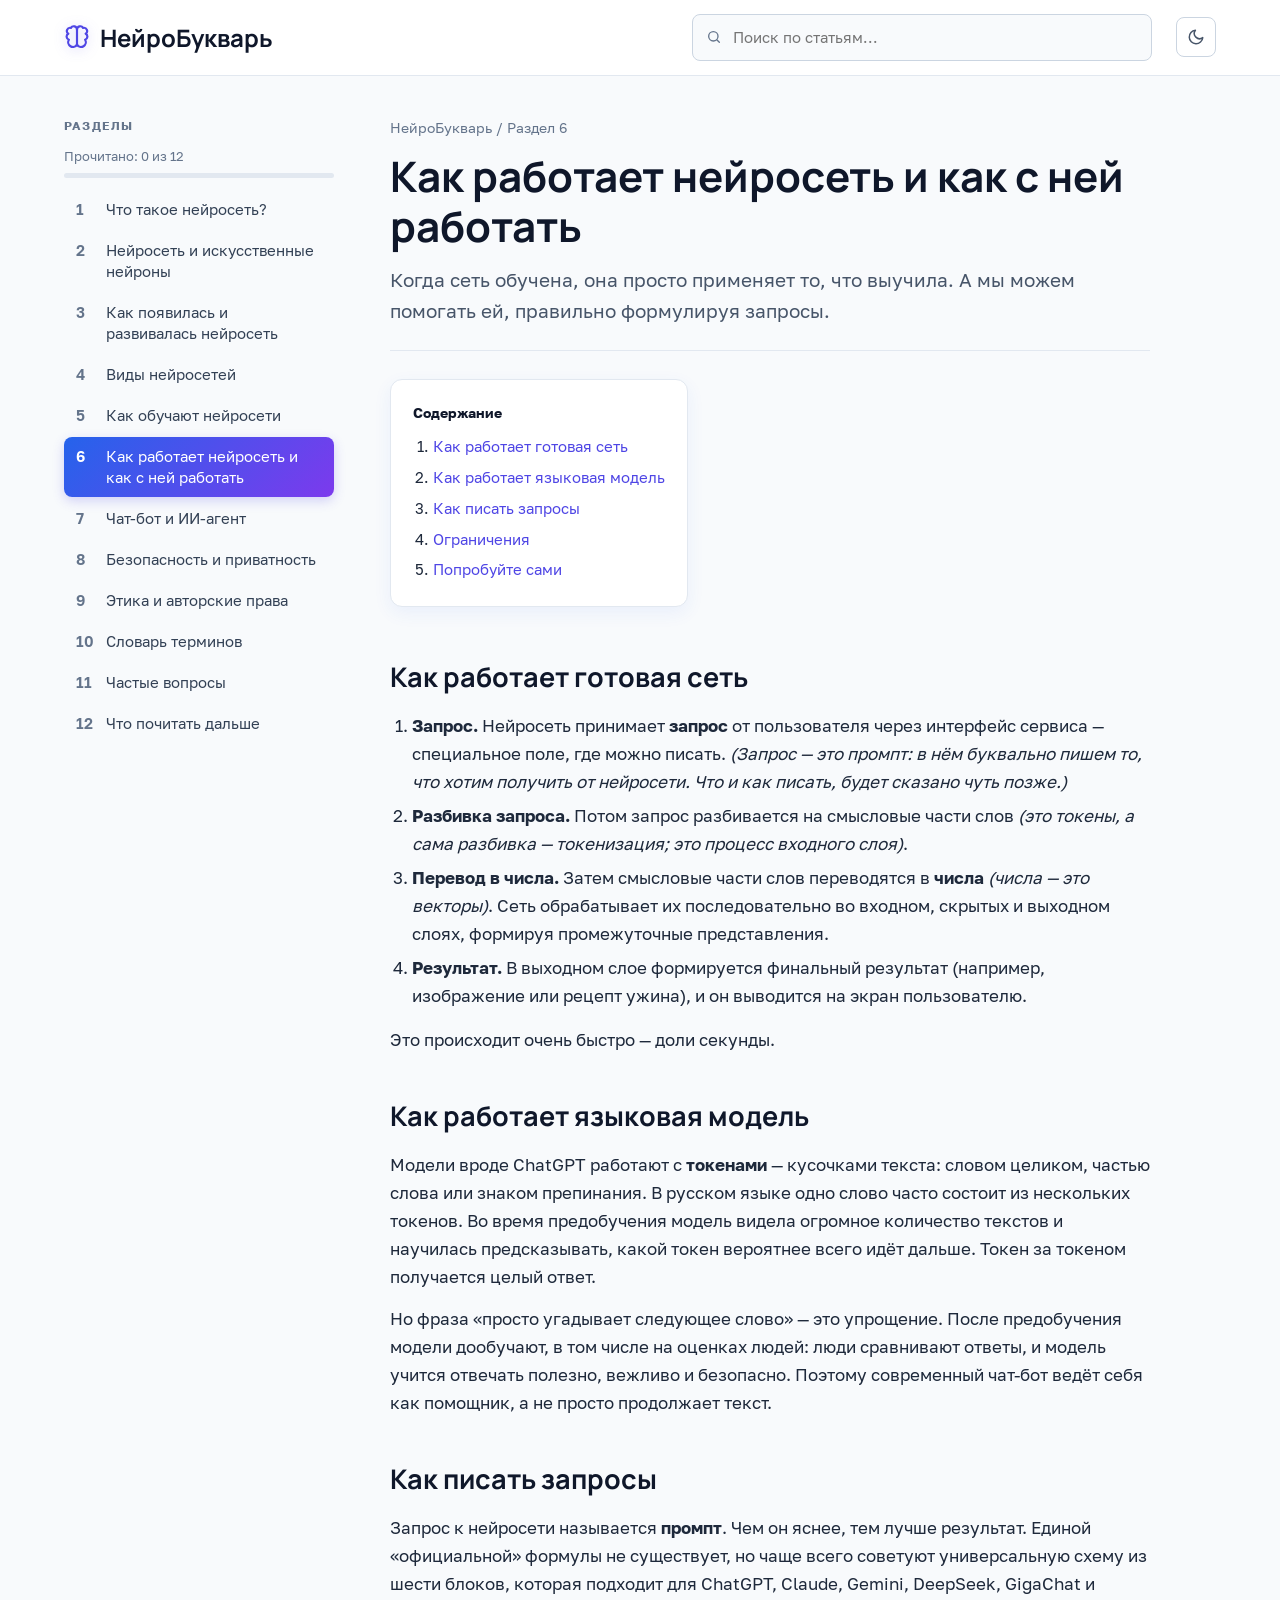
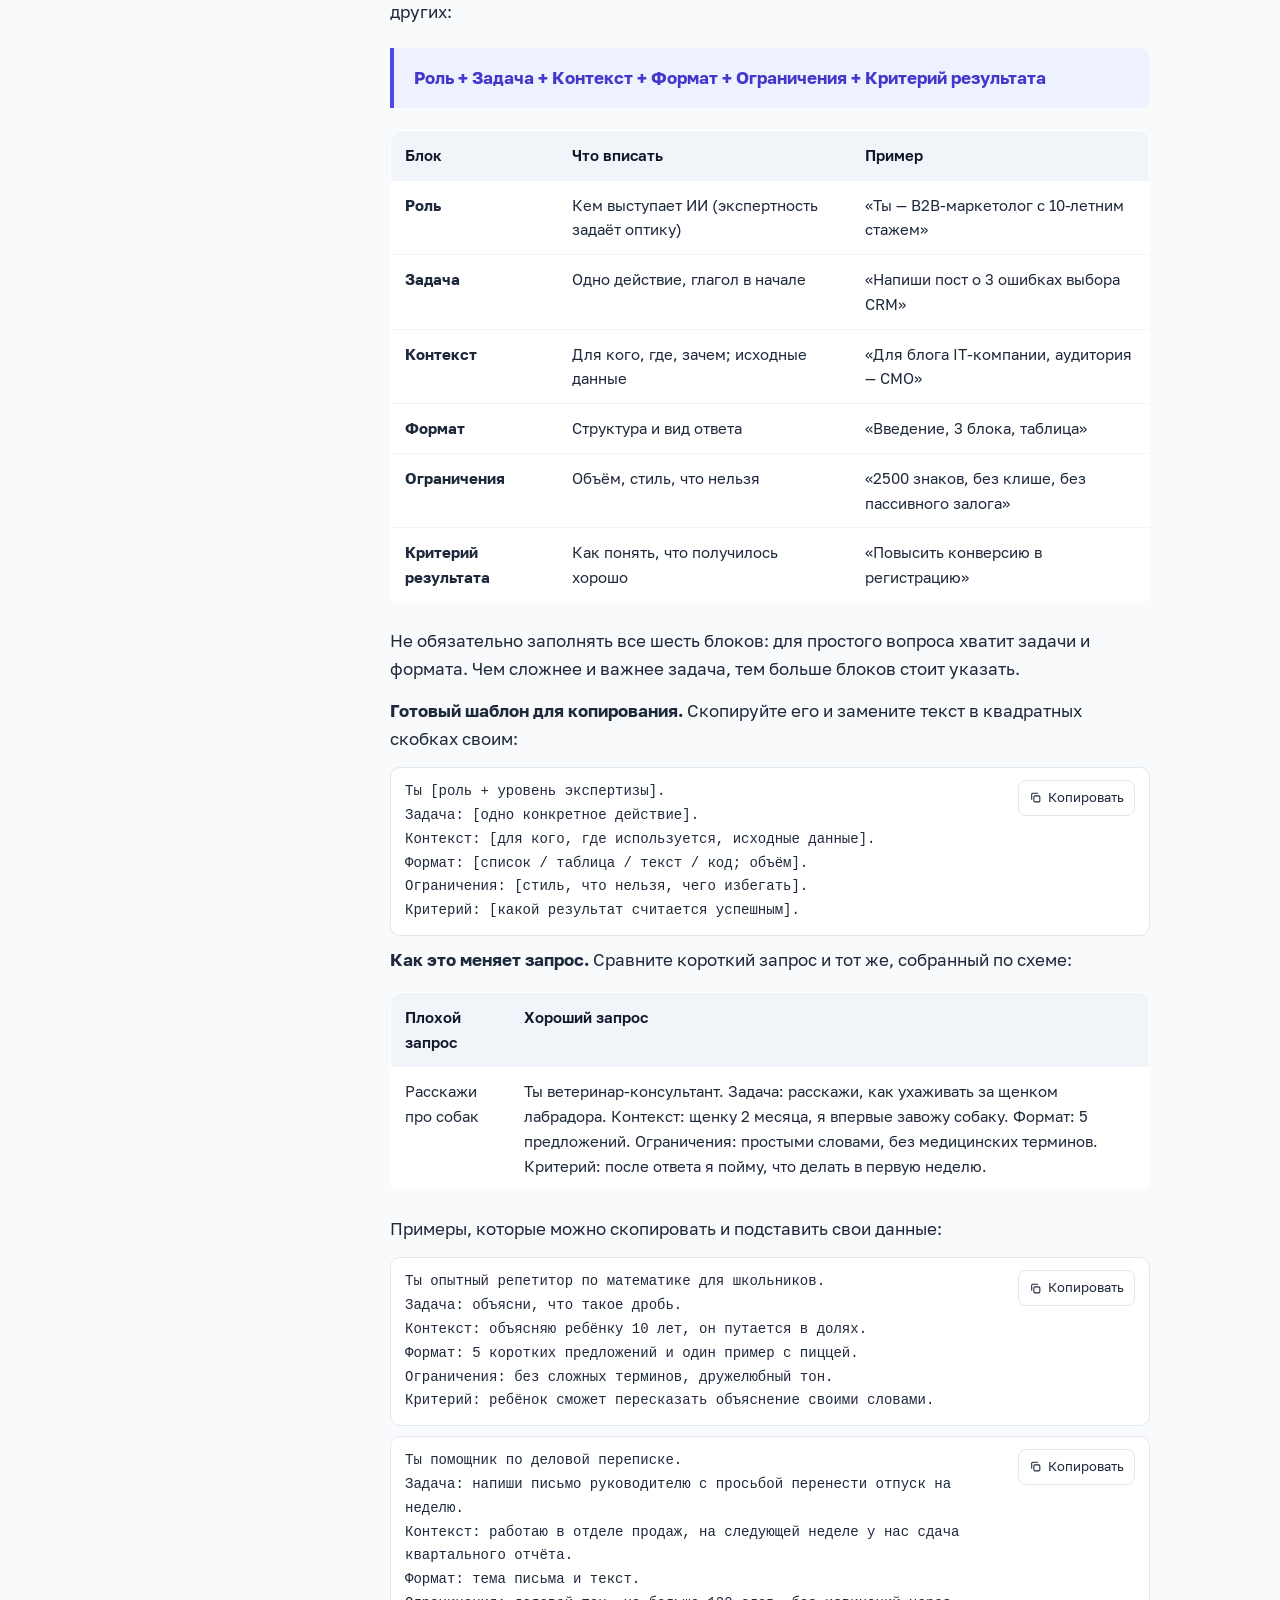
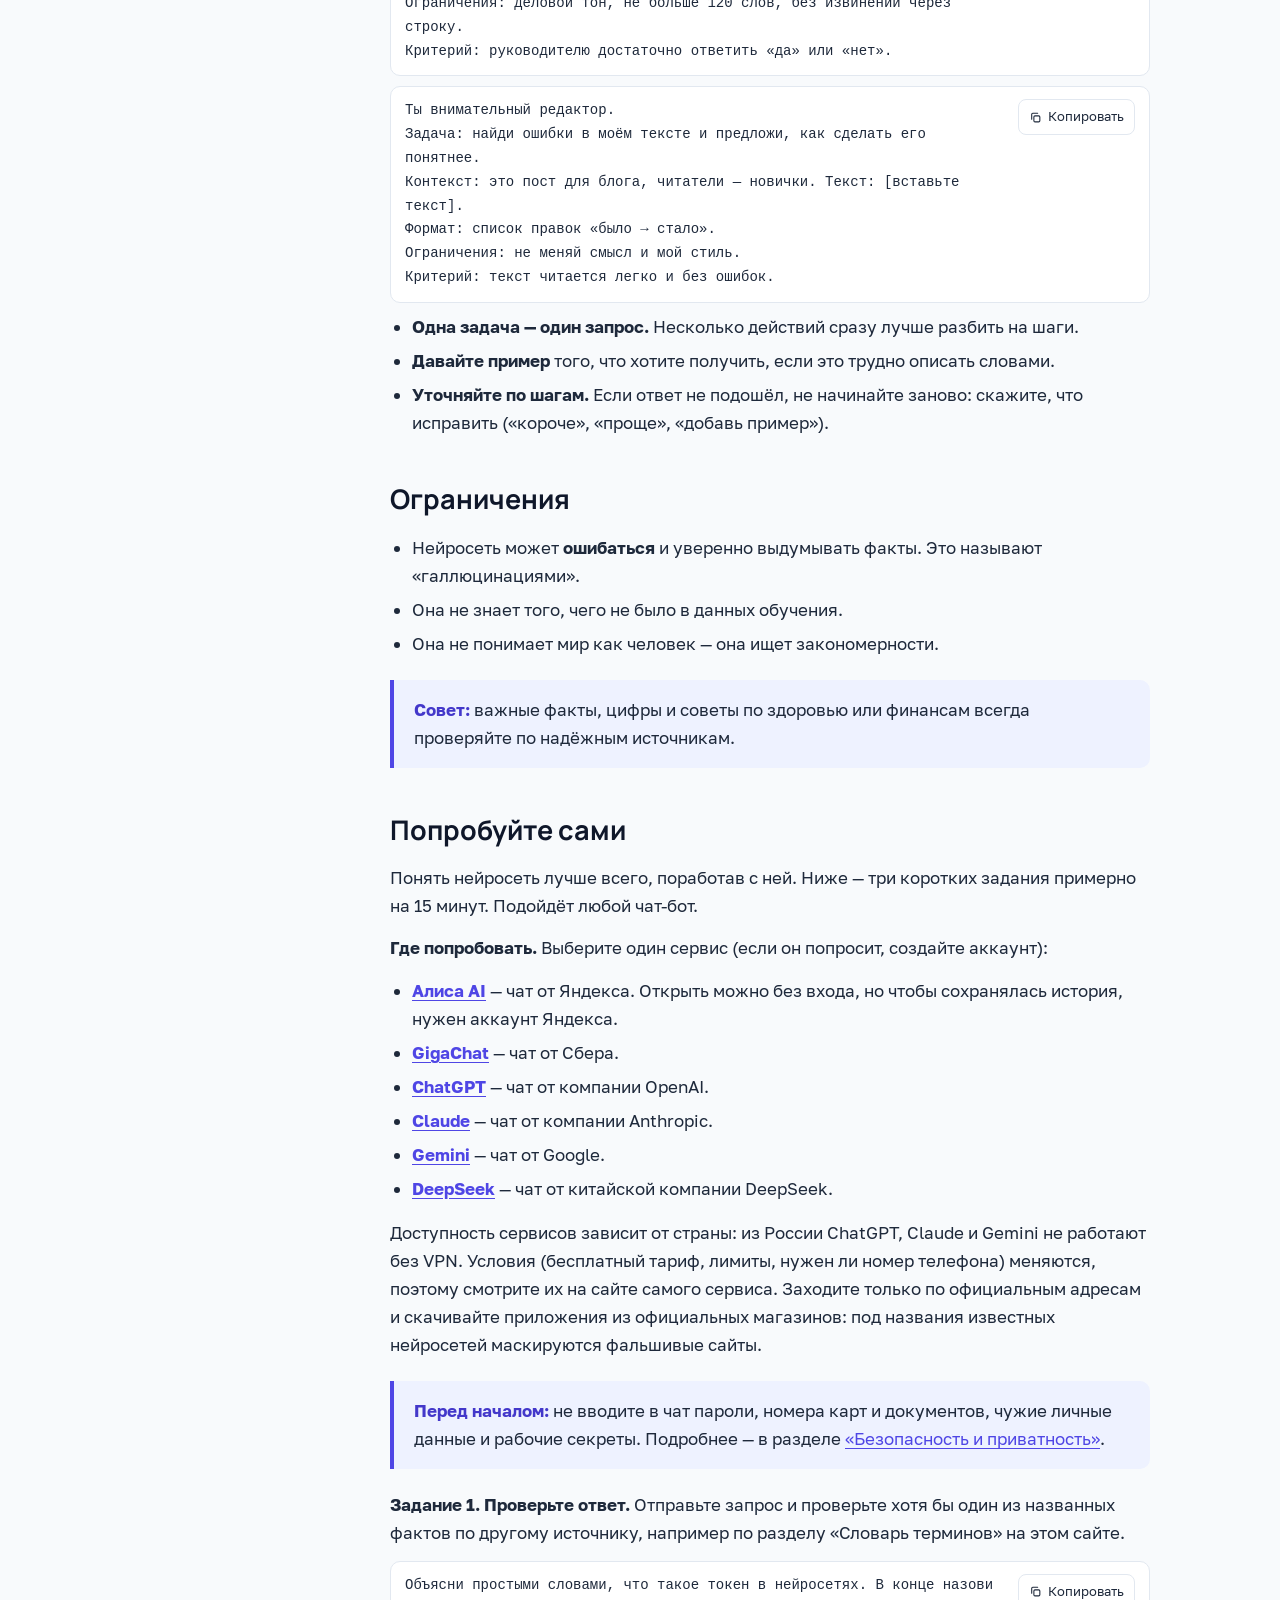
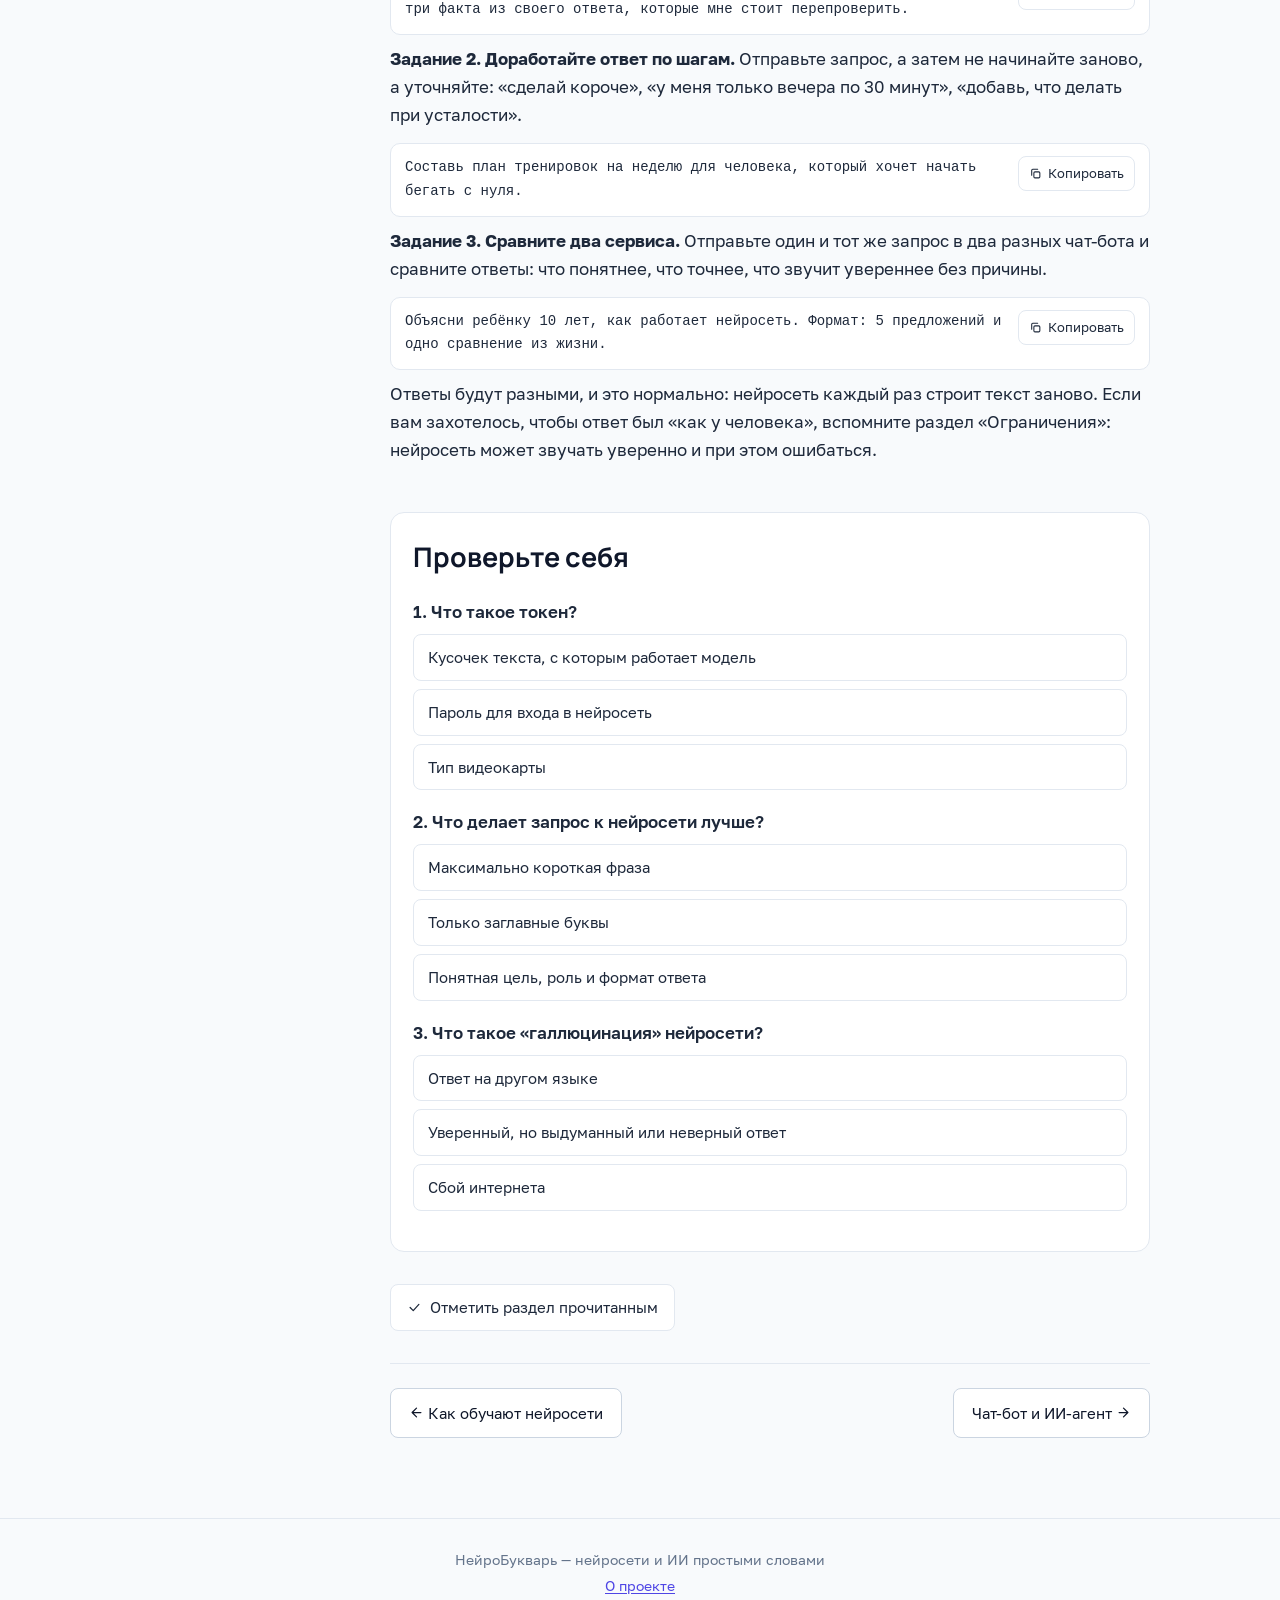
<file: kak-rabotaet-neyroset-i-kak-s-ney-rabotat.html>
<!DOCTYPE html>
<html lang="ru">
<head>
    <meta charset="UTF-8">
    <title>Как работает нейросеть и как с ней работать — НейроБукварь</title>
    <!-- PROTECTED: meta type -->
    <meta name="type" value="app" />
    <meta name="viewport" content="width=device-width, initial-scale=1.0">
    <meta name="theme-color" content="#f8fafc">
    <meta name="description" content="Как работает готовая нейросеть и языковая модель, как писать запросы (промпты) по понятной схеме и какие у нейросетей есть ограничения.">
    <meta name="robots" content="index, follow, max-image-preview:large">
    <link rel="canonical" href="https://as-2603.github.io/neurobukvar/kak-rabotaet-neyroset-i-kak-s-ney-rabotat.html">
    <meta property="og:site_name" content="НейроБукварь">
    <meta property="og:locale" content="ru_RU">
    <meta property="og:title" content="Как работает нейросеть и как с ней работать — НейроБукварь">
    <meta property="og:description" content="Как работает готовая нейросеть и языковая модель, как писать запросы (промпты) по понятной схеме и какие у нейросетей есть ограничения.">
    <meta property="og:type" content="article">
    <meta property="og:url" content="https://as-2603.github.io/neurobukvar/kak-rabotaet-neyroset-i-kak-s-ney-rabotat.html">
    <meta property="og:image" content="https://as-2603.github.io/neurobukvar/og.png">
    <meta property="og:image:width" content="1200">
    <meta property="og:image:height" content="630">
    <meta name="twitter:card" content="summary_large_image">
    <meta name="twitter:title" content="Как работает нейросеть и как с ней работать — НейроБукварь">
    <meta name="twitter:description" content="Как работает готовая нейросеть и языковая модель, как писать запросы (промпты) по понятной схеме и какие у нейросетей есть ограничения.">
    <meta name="twitter:image" content="https://as-2603.github.io/neurobukvar/og.png">
    <link rel="icon" href="favicon.svg" type="image/svg+xml"><link rel="apple-touch-icon" href="apple-touch-icon.png">
    <link rel="preload" href="fonts/Golos-Text_Regular.woff" as="font" type="font/woff" crossorigin>
    <link rel="preload" href="fonts/Manrope.woff" as="font" type="font/woff" crossorigin>
    <link rel="stylesheet" href="style.css">
    <script>try{var t=localStorage.getItem('np_theme');if(t!=='dark'&&t!=='light')t=matchMedia('(prefers-color-scheme: dark)').matches?'dark':'light';document.documentElement.setAttribute('data-theme',t)}catch(e){}</script>
    
<script type="application/ld+json">{"@context": "https://schema.org", "@type": "Article", "headline": "Как работает нейросеть и как с ней работать", "description": "Как работает готовая нейросеть и языковая модель, как писать запросы (промпты) по понятной схеме и какие у нейросетей есть ограничения.", "inLanguage": "ru", "dateModified": "2026-11-05", "mainEntityOfPage": "https://as-2603.github.io/neurobukvar/kak-rabotaet-neyroset-i-kak-s-ney-rabotat.html", "image": "https://as-2603.github.io/neurobukvar/og.png", "publisher": {"@type": "Organization", "name": "НейроБукварь", "url": "https://as-2603.github.io/neurobukvar/"}}</script>
<script type="application/ld+json">{"@context": "https://schema.org", "@type": "BreadcrumbList", "itemListElement": [{"@type": "ListItem", "position": 1, "name": "НейроБукварь", "item": "https://as-2603.github.io/neurobukvar/"}, {"@type": "ListItem", "position": 2, "name": "Как работает нейросеть и как с ней работать", "item": "https://as-2603.github.io/neurobukvar/kak-rabotaet-neyroset-i-kak-s-ney-rabotat.html"}]}</script>
</head>
<body data-p="5">
<a class="skip" href="#main" id="skip">Перейти к содержанию</a>

<!-- Иконки (спрайт) -->
<svg width="0" height="0" style="position:absolute" aria-hidden="true" focusable="false">
<symbol id="i-brain" viewBox="0 0 24 24"><path d="M12 5v14"/><path d="M12 5a3 3 0 0 0-5.6-1.4A3 3 0 0 0 4 9a3 3 0 0 0 .5 5.5A3.5 3.5 0 0 0 12 19"/><path d="M12 5a3 3 0 0 1 5.6-1.4A3 3 0 0 1 20 9a3 3 0 0 1-.5 5.5A3.5 3.5 0 0 1 12 19"/></symbol>
<symbol id="i-search" viewBox="0 0 24 24"><circle cx="11" cy="11" r="7"/><path d="m20 20-3.5-3.5"/></symbol>
<symbol id="i-moon" viewBox="0 0 24 24"><path d="M21 12.8A9 9 0 1 1 11.2 3 7 7 0 0 0 21 12.8z"/></symbol>
<symbol id="i-sun" viewBox="0 0 24 24"><circle cx="12" cy="12" r="4"/><path d="M12 2v2M12 20v2M4.9 4.9l1.4 1.4M17.7 17.7l1.4 1.4M2 12h2M20 12h2M4.9 19.1l1.4-1.4M17.7 6.3l1.4-1.4"/></symbol>
<symbol id="i-up" viewBox="0 0 24 24"><path d="M12 19V5M5 12l7-7 7 7"/></symbol>
<symbol id="i-left" viewBox="0 0 24 24"><path d="M19 12H5M12 19l-7-7 7-7"/></symbol>
<symbol id="i-right" viewBox="0 0 24 24"><path d="M5 12h14M12 5l7 7-7 7"/></symbol>
<symbol id="i-x" viewBox="0 0 24 24"><path d="M18 6 6 18M6 6l12 12"/></symbol>
<symbol id="i-check" viewBox="0 0 24 24"><path d="m5 12 5 5 9-10"/></symbol>
<symbol id="i-copy" viewBox="0 0 24 24"><rect x="9" y="9" width="11" height="11" rx="2"/><path d="M5 15V6a2 2 0 0 1 2-2h9"/></symbol>
<symbol id="i-help" viewBox="0 0 24 24"><circle cx="12" cy="12" r="10"/><path d="M9.1 9a3 3 0 0 1 5.8 1c0 2-3 2.5-3 4M12 17.5h.01"/></symbol>
<symbol id="i-nodes" viewBox="0 0 24 24"><circle cx="12" cy="5" r="2.5"/><circle cx="5" cy="18" r="2.5"/><circle cx="19" cy="18" r="2.5"/><path d="M11 7.3 6 15.7M13 7.3l5 8.4M7.5 18h9"/></symbol>
<symbol id="i-clock" viewBox="0 0 24 24"><circle cx="12" cy="12" r="9"/><path d="M12 7v5l3 2"/></symbol>
<symbol id="i-sitemap" viewBox="0 0 24 24"><rect x="9" y="3" width="6" height="5" rx="1"/><rect x="3" y="16" width="6" height="5" rx="1"/><rect x="15" y="16" width="6" height="5" rx="1"/><path d="M12 8v4M6 16v-4h12v4"/></symbol>
<symbol id="i-cap" viewBox="0 0 24 24"><path d="M2 9l10-5 10 5-10 5z"/><path d="M6 11.5V16c0 1.5 3 3 6 3s6-1.5 6-3v-4.5"/></symbol>
<symbol id="i-gears" viewBox="0 0 24 24"><circle cx="12" cy="12" r="3"/><path d="M12 2v3M12 19v3M2 12h3M19 12h3M4.9 4.9 7 7M17 17l2.1 2.1M4.9 19.1 7 17M17 7l2.1-2.1"/></symbol>
<symbol id="i-robot" viewBox="0 0 24 24"><rect x="4" y="8" width="16" height="12" rx="2"/><path d="M12 8V5M9 13h.01M15 13h.01M9 17h6"/><circle cx="12" cy="3.5" r="1"/></symbol>
<symbol id="i-rotate" viewBox="0 0 24 24"><path d="M21 12a9 9 0 1 1-3-6.7L21 8M21 3v5h-5"/></symbol>
<symbol id="i-image" viewBox="0 0 24 24"><rect x="3" y="3" width="18" height="18" rx="2"/><circle cx="9" cy="9" r="1.5"/><path d="m21 15-5-5L5 21"/></symbol>
<symbol id="i-bolt" viewBox="0 0 24 24"><path d="M13 2 4 14h7l-1 8 9-12h-7z"/></symbol>
<symbol id="i-swap" viewBox="0 0 24 24"><path d="M4 8h14l-3-3M20 16H6l3 3"/></symbol>
<symbol id="i-shield" viewBox="0 0 24 24"><path d="M12 3 4 6v6c0 5 3.5 8 8 9 4.5-1 8-4 8-9V6z"/><path d="m9 12 2 2 4-4"/></symbol>
<symbol id="i-scale" viewBox="0 0 24 24"><path d="M12 3v18M6 21h12M5 7h14"/><path d="M5 7 2 14a3 3 0 0 0 6 0zM19 7l-3 7a3 3 0 0 0 6 0z"/></symbol>
<symbol id="i-book" viewBox="0 0 24 24"><path d="M4 4h10a4 4 0 0 1 4 4v12H8a4 4 0 0 1-4-4z"/><path d="M4 16a4 4 0 0 1 4-4h10"/></symbol>
<symbol id="i-memory" viewBox="0 0 24 24"><ellipse cx="12" cy="5" rx="8" ry="3"/><path d="M4 5v6c0 1.7 3.6 3 8 3s8-1.3 8-3V5M4 11v6c0 1.7 3.6 3 8 3s8-1.3 8-3v-6"/></symbol>
<symbol id="i-edit" viewBox="0 0 24 24"><path d="M12 20h9"/><path d="M16.5 3.5a2.1 2.1 0 0 1 3 3L7 19l-4 1 1-4z"/></symbol>
<symbol id="i-spark" viewBox="0 0 24 24"><path d="M12 3v4M12 17v4M3 12h4M17 12h4M6 6l2.5 2.5M15.5 15.5 18 18M18 6l-2.5 2.5M8.5 15.5 6 18"/></symbol>
<symbol id="i-layers" viewBox="0 0 24 24"><path d="M12 3 3 8l9 5 9-5z"/><path d="M3 12l9 5 9-5"/><path d="M3 16l9 5 9-5"/></symbol>
<symbol id="i-chat" viewBox="0 0 24 24"><path d="M4 5h16v11H9l-5 4z"/></symbol>
<symbol id="i-bookopen" viewBox="0 0 24 24"><path d="M2 5c3-1 7-1 10 2 3-3 7-3 10-2v14c-3-1-7-1-10 2-3-3-7-3-10-2z"/><path d="M12 7v14"/></symbol>
</svg>

<header>
    <div class="bar">
        <a class="logo" href="index.html" aria-label="НейроБукварь — на главную"><svg class="ic" aria-hidden="true"><use href="#i-brain"/></svg><span>НейроБукварь</span></a>
        <div class="search"><svg class="ic" aria-hidden="true"><use href="#i-search"/></svg><input id="q" type="search" placeholder="Поиск по статьям..." aria-label="Поиск по статьям" autocomplete="off"></div>
        <button id="theme" class="theme-btn" aria-label="Переключить тему" title="Переключить тему"></button>
    </div>
</header>
<div class="wrap">
    <nav aria-label="Разделы">
        <h4>Разделы</h4>
        <div class="prog" id="prog"></div>
        <div id="menu"><a href="index.html"><span>1</span>Что такое нейросеть?</a><a href="neyroset-i-iskusstvennye-neyrony.html"><span>2</span>Нейросеть и искусственные нейроны</a><a href="istoriya-neyrosetey.html"><span>3</span>Как появилась и развивалась нейросеть</a><a href="vidy-neyrosetey.html"><span>4</span>Виды нейросетей</a><a href="kak-obuchayut-neyroseti.html"><span>5</span>Как обучают нейросети</a><a href="kak-rabotaet-neyroset-i-kak-s-ney-rabotat.html" class="active" aria-current="page"><span>6</span>Как работает нейросеть и как с ней работать</a><a href="chat-bot-i-ii-agent.html"><span>7</span>Чат-бот и ИИ-агент</a><a href="bezopasnost-i-privatnost.html"><span>8</span>Безопасность и приватность</a><a href="etika-i-avtorskie-prava.html"><span>9</span>Этика и авторские права</a><a href="slovar-terminov.html"><span>10</span>Словарь терминов</a><a href="chastye-voprosy.html"><span>11</span>Частые вопросы</a><a href="chto-pochitat-dalshe.html"><span>12</span>Что почитать дальше</a></div>
    </nav>
    <main id="main" tabindex="-1"><div class="crumbs">НейроБукварь / Раздел 6</div><h1>Как работает нейросеть и как с ней работать</h1><p class="lead">Когда сеть обучена, она просто применяет то, что выучила. А мы можем помогать ей, правильно формулируя запросы.</p>
<div class="toc"><b>Содержание</b><ol><li><a href="#f1">Как работает готовая сеть</a></li><li><a href="#f2">Как работает языковая модель</a></li><li><a href="#f3">Как писать запросы</a></li><li><a href="#f4">Ограничения</a></li><li><a href="#f5">Попробуйте сами</a></li></ol></div>
<h2 id="f1">Как работает готовая сеть</h2>
<ol>
<li><b>Запрос.</b> Нейросеть принимает <b>запрос</b> от пользователя через интерфейс сервиса — специальное поле, где можно писать. <i>(Запрос — это промпт: в нём буквально пишем то, что хотим получить от нейросети. Что и как писать, будет сказано чуть позже.)</i></li>
<li><b>Разбивка запроса.</b> Потом запрос разбивается на смысловые части слов <i>(это токены, а сама разбивка — токенизация; это процесс входного слоя)</i>.</li>
<li><b>Перевод в числа.</b> Затем смысловые части слов переводятся в <b>числа</b> <i>(числа — это векторы)</i>. Сеть обрабатывает их последовательно во входном, скрытых и выходном слоях, формируя промежуточные представления.</li>
<li><b>Результат.</b> В выходном слое формируется финальный результат (например, изображение или рецепт ужина), и он выводится на экран пользователю.</li>
</ol>
<p>Это происходит очень быстро — доли секунды.</p>
<h2 id="f2">Как работает языковая модель</h2>
<p>Модели вроде ChatGPT работают с <b>токенами</b> — кусочками текста: словом целиком, частью слова или знаком препинания. В русском языке одно слово часто состоит из нескольких токенов. Во время предобучения модель видела огромное количество текстов и научилась предсказывать, какой токен вероятнее всего идёт дальше. Токен за токеном получается целый ответ.</p>
<p>Но фраза «просто угадывает следующее слово» — это упрощение. После предобучения модели дообучают, в том числе на оценках людей: люди сравнивают ответы, и модель учится отвечать полезно, вежливо и безопасно. Поэтому современный чат-бот ведёт себя как помощник, а не просто продолжает текст.</p>
<h2 id="f3">Как писать запросы</h2>
<p>Запрос к нейросети называется <b>промпт</b>. Чем он яснее, тем лучше результат. Единой «официальной» формулы не существует, но чаще всего советуют универсальную схему из шести блоков, которая подходит для ChatGPT, Claude, Gemini, DeepSeek, GigaChat и других:</p>
<div class="box"><b>Роль + Задача + Контекст + Формат + Ограничения + Критерий результата</b></div>
<div class="tw"><table><tr><th>Блок</th><th>Что вписать</th><th>Пример</th></tr>
<tr><td><b>Роль</b></td><td>Кем выступает ИИ (экспертность задаёт оптику)</td><td>«Ты — B2B-маркетолог с 10-летним стажем»</td></tr>
<tr><td><b>Задача</b></td><td>Одно действие, глагол в начале</td><td>«Напиши пост о 3 ошибках выбора CRM»</td></tr>
<tr><td><b>Контекст</b></td><td>Для кого, где, зачем; исходные данные</td><td>«Для блога IT-компании, аудитория — СМО»</td></tr>
<tr><td><b>Формат</b></td><td>Структура и вид ответа</td><td>«Введение, 3 блока, таблица»</td></tr>
<tr><td><b>Ограничения</b></td><td>Объём, стиль, что нельзя</td><td>«2500 знаков, без клише, без пассивного залога»</td></tr>
<tr><td><b>Критерий результата</b></td><td>Как понять, что получилось хорошо</td><td>«Повысить конверсию в регистрацию»</td></tr></table></div>
<p>Не обязательно заполнять все шесть блоков: для простого вопроса хватит задачи и формата. Чем сложнее и важнее задача, тем больше блоков стоит указать.</p>
<p><b>Готовый шаблон для копирования.</b> Скопируйте его и замените текст в квадратных скобках своим:</p>
<div class="prompt tpl"><span>Ты [роль + уровень экспертизы].
Задача: [одно конкретное действие].
Контекст: [для кого, где используется, исходные данные].
Формат: [список / таблица / текст / код; объём].
Ограничения: [стиль, что нельзя, чего избегать].
Критерий: [какой результат считается успешным].</span><button type="button" class="copy"><svg class="ic" aria-hidden="true"><use href="#i-copy"/></svg><em>Копировать</em></button></div>
<p><b>Как это меняет запрос.</b> Сравните короткий запрос и тот же, собранный по схеме:</p>
<div class="tw"><table><tr><th>Плохой запрос</th><th>Хороший запрос</th></tr>
<tr><td>Расскажи про собак</td><td>Ты ветеринар-консультант. Задача: расскажи, как ухаживать за щенком лабрадора. Контекст: щенку 2 месяца, я впервые завожу собаку. Формат: 5 предложений. Ограничения: простыми словами, без медицинских терминов. Критерий: после ответа я пойму, что делать в первую неделю.</td></tr></table></div>
<p>Примеры, которые можно скопировать и подставить свои данные:</p>
<div class="prompt tpl"><span>Ты опытный репетитор по математике для школьников.
Задача: объясни, что такое дробь.
Контекст: объясняю ребёнку 10 лет, он путается в долях.
Формат: 5 коротких предложений и один пример с пиццей.
Ограничения: без сложных терминов, дружелюбный тон.
Критерий: ребёнок сможет пересказать объяснение своими словами.</span><button type="button" class="copy"><svg class="ic" aria-hidden="true"><use href="#i-copy"/></svg><em>Копировать</em></button></div>
<div class="prompt tpl"><span>Ты помощник по деловой переписке.
Задача: напиши письмо руководителю с просьбой перенести отпуск на неделю.
Контекст: работаю в отделе продаж, на следующей неделе у нас сдача квартального отчёта.
Формат: тема письма и текст.
Ограничения: деловой тон, не больше 120 слов, без извинений через строку.
Критерий: руководителю достаточно ответить «да» или «нет».</span><button type="button" class="copy"><svg class="ic" aria-hidden="true"><use href="#i-copy"/></svg><em>Копировать</em></button></div>
<div class="prompt tpl"><span>Ты внимательный редактор.
Задача: найди ошибки в моём тексте и предложи, как сделать его понятнее.
Контекст: это пост для блога, читатели — новички. Текст: [вставьте текст].
Формат: список правок «было → стало».
Ограничения: не меняй смысл и мой стиль.
Критерий: текст читается легко и без ошибок.</span><button type="button" class="copy"><svg class="ic" aria-hidden="true"><use href="#i-copy"/></svg><em>Копировать</em></button></div>
<ul><li><b>Одна задача — один запрос.</b> Несколько действий сразу лучше разбить на шаги.</li><li><b>Давайте пример</b> того, что хотите получить, если это трудно описать словами.</li><li><b>Уточняйте по шагам.</b> Если ответ не подошёл, не начинайте заново: скажите, что исправить («короче», «проще», «добавь пример»).</li></ul>
<h2 id="f4">Ограничения</h2>
<ul><li>Нейросеть может <b>ошибаться</b> и уверенно выдумывать факты. Это называют «галлюцинациями».</li><li>Она не знает того, чего не было в данных обучения.</li><li>Она не понимает мир как человек — она ищет закономерности.</li></ul>
<div class="box"><b>Совет:</b> важные факты, цифры и советы по здоровью или финансам всегда проверяйте по надёжным источникам.</div>
<h2 id="f5">Попробуйте сами</h2>
<p>Понять нейросеть лучше всего, поработав с ней. Ниже — три коротких задания примерно на 15 минут. Подойдёт любой чат-бот.</p>
<p><b>Где попробовать.</b> Выберите один сервис (если он попросит, создайте аккаунт):</p>
<ul><li><a class="tl" href="https://alice.yandex.ru" target="_blank" rel="noopener noreferrer"><b>Алиса AI</b></a> — чат от Яндекса. Открыть можно без входа, но чтобы сохранялась история, нужен аккаунт Яндекса.</li><li><a class="tl" href="https://giga.chat" target="_blank" rel="noopener noreferrer"><b>GigaChat</b></a> — чат от Сбера.</li><li><a class="tl" href="https://chatgpt.com" target="_blank" rel="noopener noreferrer"><b>ChatGPT</b></a> — чат от компании OpenAI.</li><li><a class="tl" href="https://claude.ai" target="_blank" rel="noopener noreferrer"><b>Claude</b></a> — чат от компании Anthropic.</li><li><a class="tl" href="https://gemini.google.com" target="_blank" rel="noopener noreferrer"><b>Gemini</b></a> — чат от Google.</li><li><a class="tl" href="https://chat.deepseek.com" target="_blank" rel="noopener noreferrer"><b>DeepSeek</b></a> — чат от китайской компании DeepSeek.</li></ul>
<p>Доступность сервисов зависит от страны: из России ChatGPT, Claude и Gemini не работают без VPN. Условия (бесплатный тариф, лимиты, нужен ли номер телефона) меняются, поэтому смотрите их на сайте самого сервиса. Заходите только по официальным адресам и скачивайте приложения из официальных магазинов: под названия известных нейросетей маскируются фальшивые сайты.</p>
<div class="box"><b>Перед началом:</b> не вводите в чат пароли, номера карт и документов, чужие личные данные и рабочие секреты. Подробнее — в разделе <a class="tl" href="bezopasnost-i-privatnost.html">«Безопасность и приватность»</a>.</div>
<p><b>Задание 1. Проверьте ответ.</b> Отправьте запрос и проверьте хотя бы один из названных фактов по другому источнику, например по разделу «Словарь терминов» на этом сайте.</p>
<div class="prompt tpl"><span>Объясни простыми словами, что такое токен в нейросетях. В конце назови три факта из своего ответа, которые мне стоит перепроверить.</span><button type="button" class="copy"><svg class="ic" aria-hidden="true"><use href="#i-copy"/></svg><em>Копировать</em></button></div>
<p><b>Задание 2. Доработайте ответ по шагам.</b> Отправьте запрос, а затем не начинайте заново, а уточняйте: «сделай короче», «у меня только вечера по 30 минут», «добавь, что делать при усталости».</p>
<div class="prompt tpl"><span>Составь план тренировок на неделю для человека, который хочет начать бегать с нуля.</span><button type="button" class="copy"><svg class="ic" aria-hidden="true"><use href="#i-copy"/></svg><em>Копировать</em></button></div>
<p><b>Задание 3. Сравните два сервиса.</b> Отправьте один и тот же запрос в два разных чат-бота и сравните ответы: что понятнее, что точнее, что звучит увереннее без причины.</p>
<div class="prompt tpl"><span>Объясни ребёнку 10 лет, как работает нейросеть. Формат: 5 предложений и одно сравнение из жизни.</span><button type="button" class="copy"><svg class="ic" aria-hidden="true"><use href="#i-copy"/></svg><em>Копировать</em></button></div>
<p>Ответы будут разными, и это нормально: нейросеть каждый раз строит текст заново. Если вам захотелось, чтобы ответ был «как у человека», вспомните раздел «Ограничения»: нейросеть может звучать уверенно и при этом ошибаться.</p>
<section class="quiz" aria-label="Проверьте себя"><h2>Проверьте себя</h2><div class="qq"><p class="qt">1. Что такое токен?</p><div class="qo"><button type="button">Пароль для входа в нейросеть</button><button type="button" data-ok="1">Кусочек текста, с которым работает модель</button><button type="button">Тип видеокарты</button></div><p class="qe" hidden>Токен — это слово, часть слова или знак препинания.</p></div><div class="qq"><p class="qt">2. Что делает запрос к нейросети лучше?</p><div class="qo"><button type="button">Максимально короткая фраза</button><button type="button" data-ok="1">Понятная цель, роль и формат ответа</button><button type="button">Только заглавные буквы</button></div><p class="qe" hidden>Чем яснее вы объясните задачу и желаемый формат, тем точнее будет результат.</p></div><div class="qq"><p class="qt">3. Что такое «галлюцинация» нейросети?</p><div class="qo"><button type="button" data-ok="1">Уверенный, но выдуманный или неверный ответ</button><button type="button">Ответ на другом языке</button><button type="button">Сбой интернета</button></div><p class="qe" hidden>Модель подбирает правдоподобное продолжение, поэтому иногда звучит убедительно, но неверно.</p></div><p class="qs" aria-live="polite"></p></section><button type="button" class="readbtn" onclick="toggleRead(5)" aria-pressed="false"><svg class="ic" aria-hidden="true"><use href="#i-check"/></svg><span>Отметить раздел прочитанным</span></button>
 <div class="pager"><a href="kak-obuchayut-neyroseti.html" rel="prev"><span><svg class="ic" aria-hidden="true"><use href="#i-left"/></svg> Как обучают нейросети</span></a>
 <a href="chat-bot-i-ii-agent.html" rel="next"><span>Чат-бот и ИИ-агент <svg class="ic" aria-hidden="true"><use href="#i-right"/></svg></span></a></div></main>
</div>
<footer id="foot">НейроБукварь — нейросети и ИИ простыми словами<br><a class="lnk" href="o-proekte.html">О проекте</a></footer>
<button id="top" class="toTop" aria-label="Наверх" title="Наверх"><svg class="ic" aria-hidden="true"><use href="#i-up"/></svg></button>

<!-- Image Zoom Overlay -->
<div id="imgOverlay" class="img-overlay">
  <div class="img-overlay-content">
    <img id="imgOverlayImg" class="img-overlay-img" alt="">
    <button class="img-overlay-close" aria-label="Закрыть"><svg class="ic" aria-hidden="true"><use href="#i-x"/></svg></button>
  </div>
</div>
<script src="search-data.js" defer></script>
<script src="app.js" defer></script>
</body>
</html>
</file>
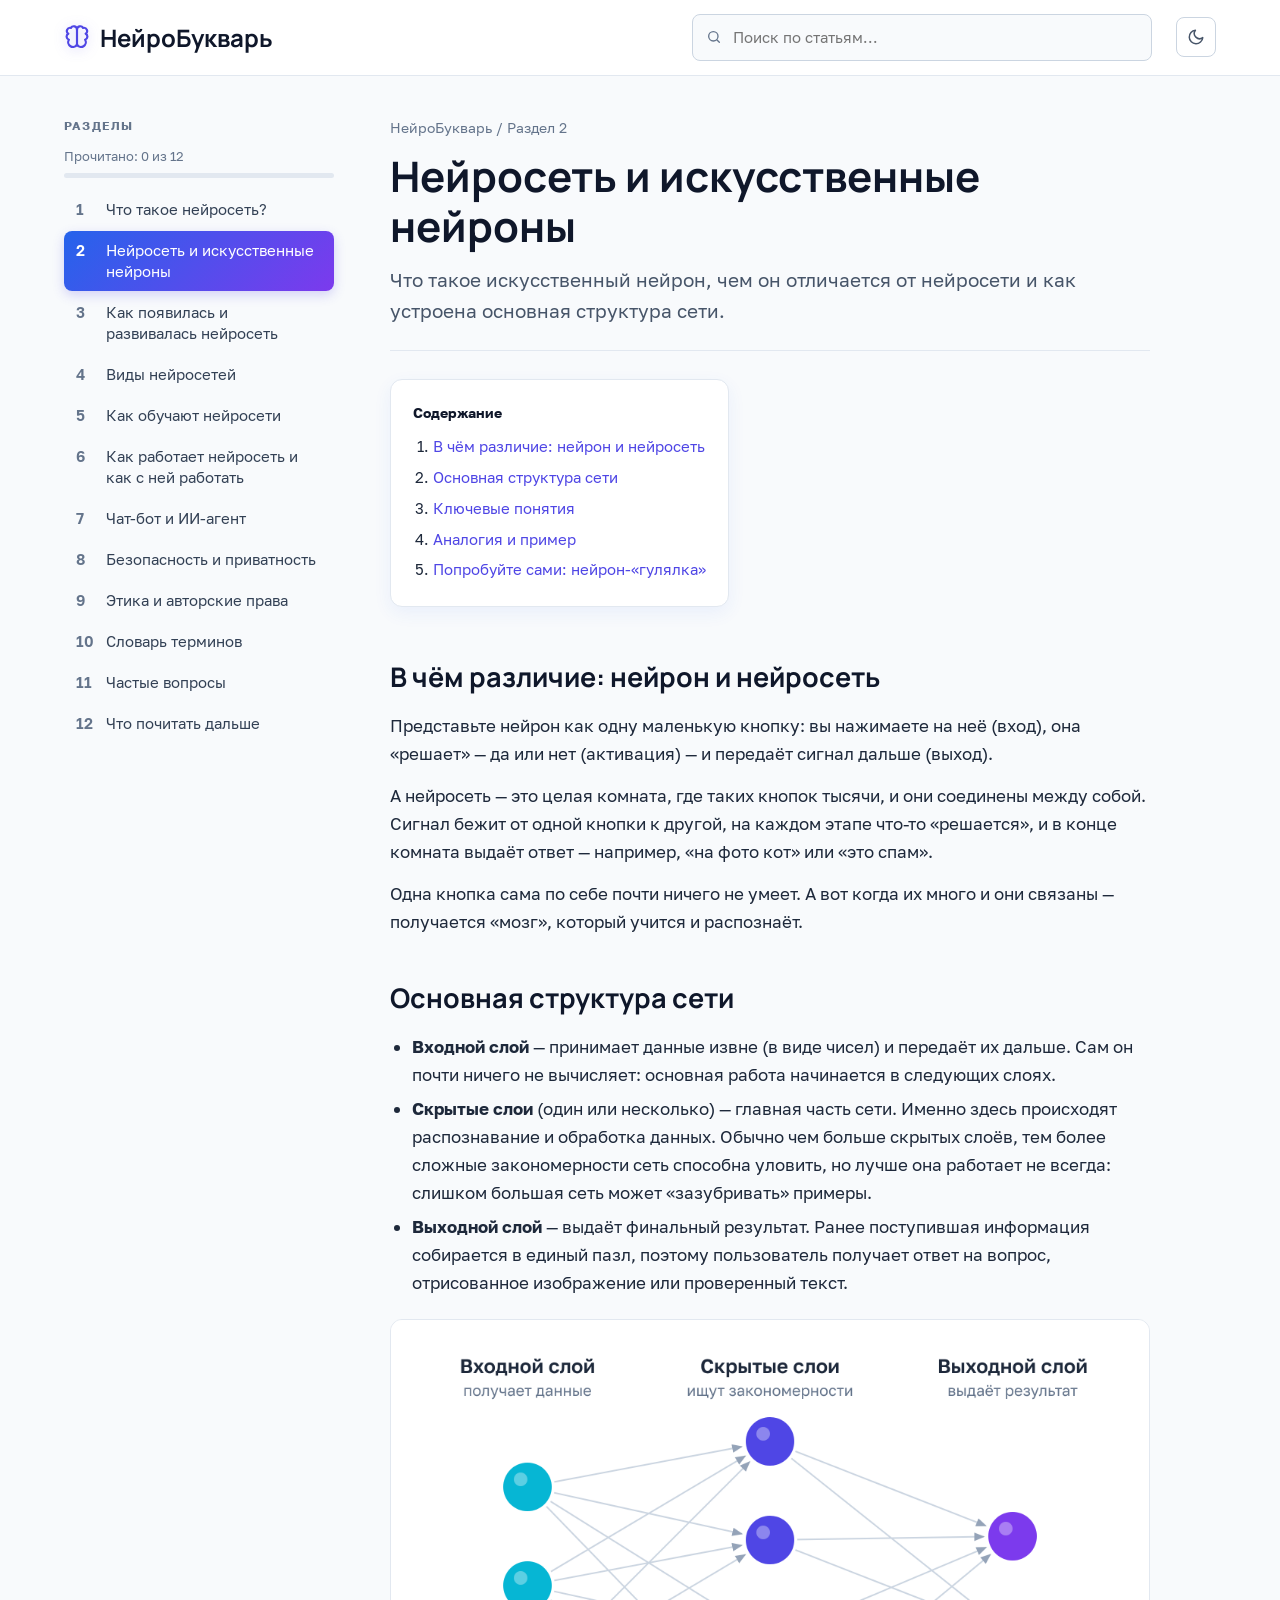
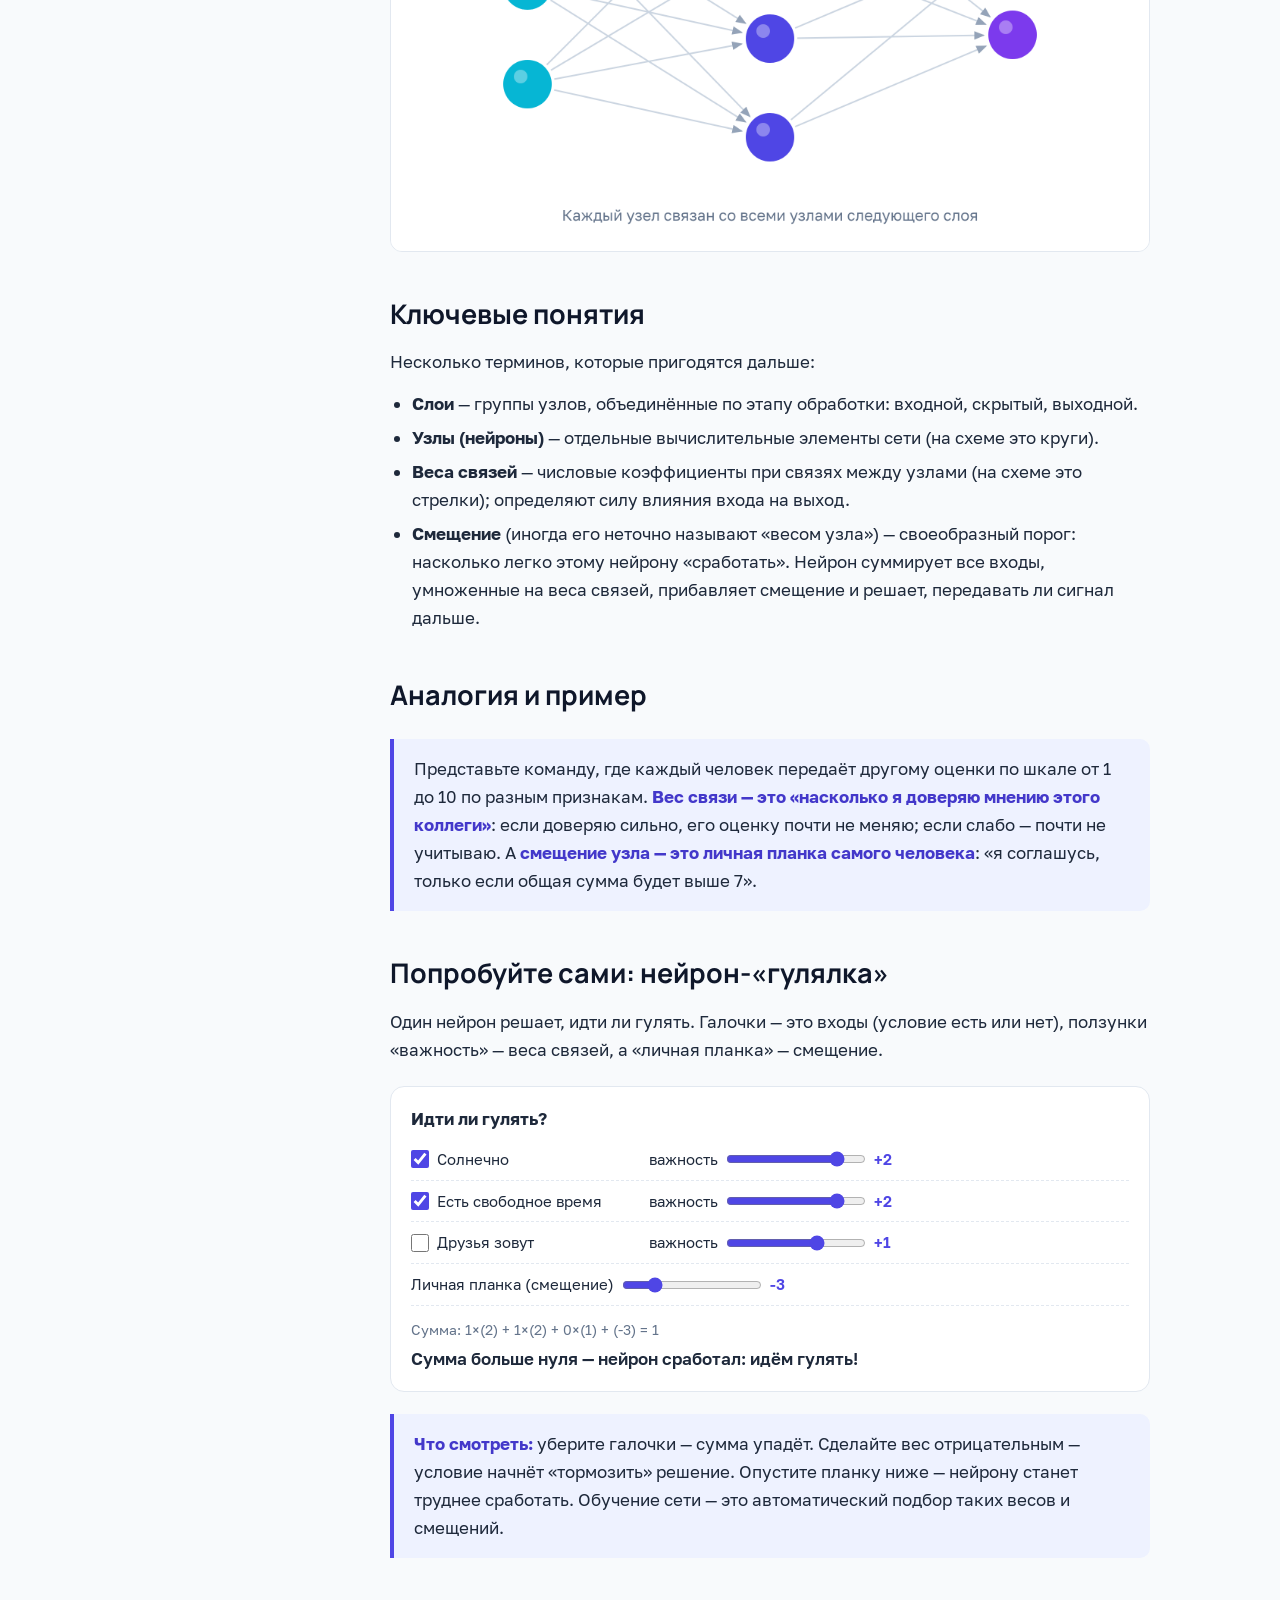
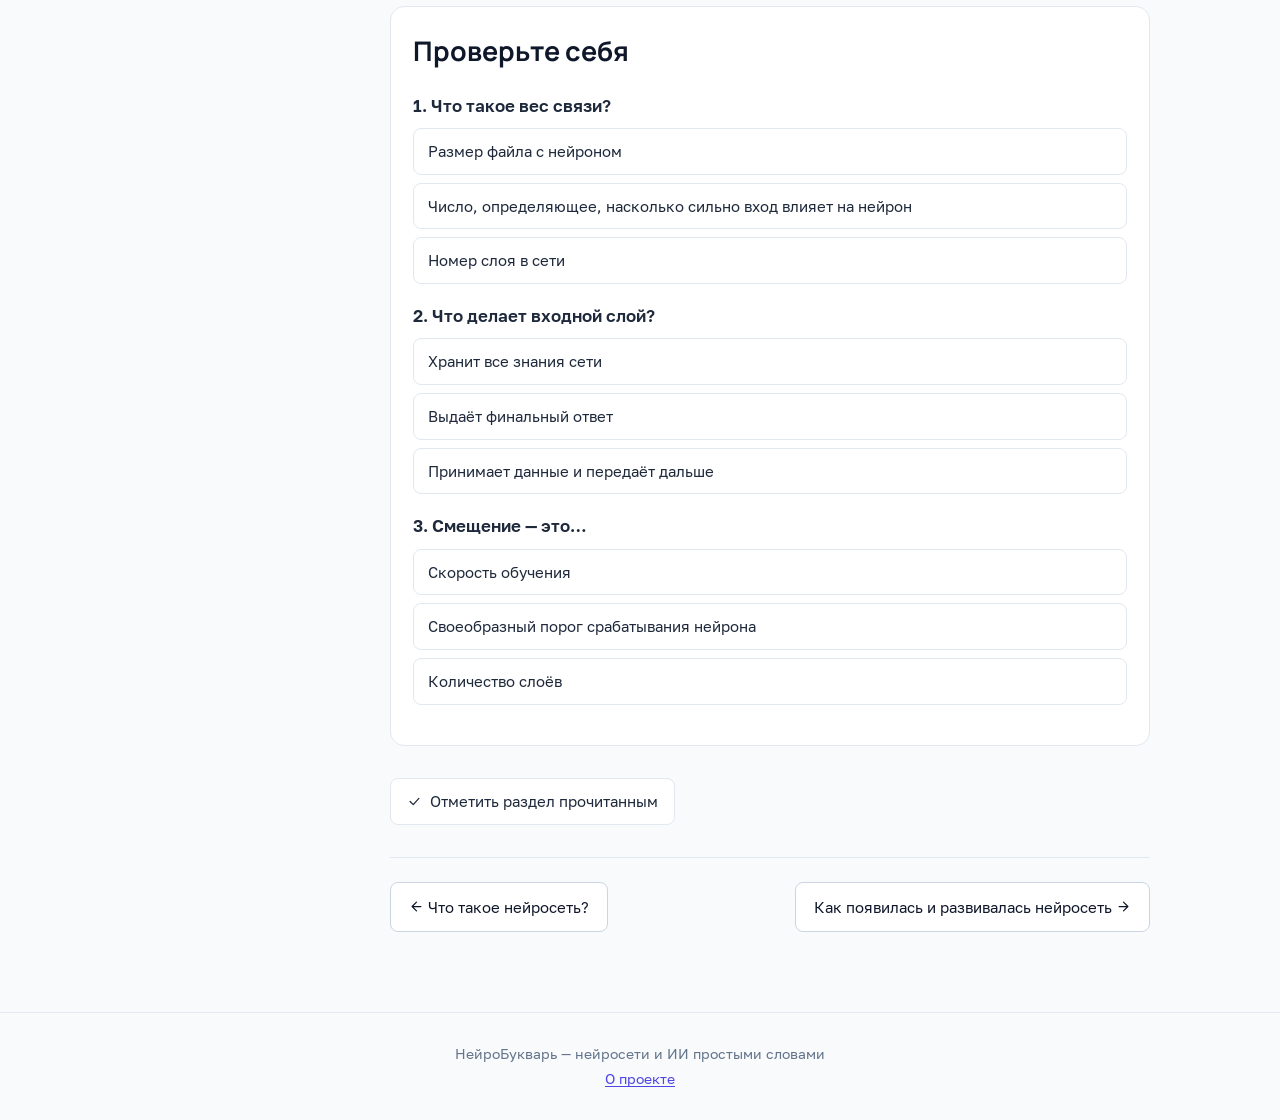
<file: neyroset-i-iskusstvennye-neyrony.html>
<!DOCTYPE html>
<html lang="ru">
<head>
    <meta charset="UTF-8">
    <title>Нейросеть и искусственные нейроны — НейроБукварь</title>
    <!-- PROTECTED: meta type -->
    <meta name="type" value="app" />
    <meta name="viewport" content="width=device-width, initial-scale=1.0">
    <meta name="theme-color" content="#f8fafc">
    <meta name="description" content="Что такое искусственный нейрон, чем он отличается от нейросети и как устроены входной, скрытые и выходной слои. Можно попробовать нейрон в интерактивной демонстрации.">
    <meta name="robots" content="index, follow, max-image-preview:large">
    <link rel="canonical" href="https://as-2603.github.io/neurobukvar/neyroset-i-iskusstvennye-neyrony.html">
    <meta property="og:site_name" content="НейроБукварь">
    <meta property="og:locale" content="ru_RU">
    <meta property="og:title" content="Нейросеть и искусственные нейроны — НейроБукварь">
    <meta property="og:description" content="Что такое искусственный нейрон, чем он отличается от нейросети и как устроены входной, скрытые и выходной слои. Можно попробовать нейрон в интерактивной демонстрации.">
    <meta property="og:type" content="article">
    <meta property="og:url" content="https://as-2603.github.io/neurobukvar/neyroset-i-iskusstvennye-neyrony.html">
    <meta property="og:image" content="https://as-2603.github.io/neurobukvar/og.png">
    <meta property="og:image:width" content="1200">
    <meta property="og:image:height" content="630">
    <meta name="twitter:card" content="summary_large_image">
    <meta name="twitter:title" content="Нейросеть и искусственные нейроны — НейроБукварь">
    <meta name="twitter:description" content="Что такое искусственный нейрон, чем он отличается от нейросети и как устроены входной, скрытые и выходной слои. Можно попробовать нейрон в интерактивной демонстрации.">
    <meta name="twitter:image" content="https://as-2603.github.io/neurobukvar/og.png">
    <link rel="icon" href="favicon.svg" type="image/svg+xml"><link rel="apple-touch-icon" href="apple-touch-icon.png">
    <link rel="preload" href="fonts/Golos-Text_Regular.woff" as="font" type="font/woff" crossorigin>
    <link rel="preload" href="fonts/Manrope.woff" as="font" type="font/woff" crossorigin>
    <link rel="stylesheet" href="style.css">
    <script>try{var t=localStorage.getItem('np_theme');if(t!=='dark'&&t!=='light')t=matchMedia('(prefers-color-scheme: dark)').matches?'dark':'light';document.documentElement.setAttribute('data-theme',t)}catch(e){}</script>
    
<script type="application/ld+json">{"@context": "https://schema.org", "@type": "Article", "headline": "Нейросеть и искусственные нейроны", "description": "Что такое искусственный нейрон, чем он отличается от нейросети и как устроены входной, скрытые и выходной слои. Можно попробовать нейрон в интерактивной демонстрации.", "inLanguage": "ru", "dateModified": "2026-11-05", "mainEntityOfPage": "https://as-2603.github.io/neurobukvar/neyroset-i-iskusstvennye-neyrony.html", "image": "https://as-2603.github.io/neurobukvar/og.png", "publisher": {"@type": "Organization", "name": "НейроБукварь", "url": "https://as-2603.github.io/neurobukvar/"}}</script>
<script type="application/ld+json">{"@context": "https://schema.org", "@type": "BreadcrumbList", "itemListElement": [{"@type": "ListItem", "position": 1, "name": "НейроБукварь", "item": "https://as-2603.github.io/neurobukvar/"}, {"@type": "ListItem", "position": 2, "name": "Нейросеть и искусственные нейроны", "item": "https://as-2603.github.io/neurobukvar/neyroset-i-iskusstvennye-neyrony.html"}]}</script>
</head>
<body data-p="1">
<a class="skip" href="#main" id="skip">Перейти к содержанию</a>

<!-- Иконки (спрайт) -->
<svg width="0" height="0" style="position:absolute" aria-hidden="true" focusable="false">
<symbol id="i-brain" viewBox="0 0 24 24"><path d="M12 5v14"/><path d="M12 5a3 3 0 0 0-5.6-1.4A3 3 0 0 0 4 9a3 3 0 0 0 .5 5.5A3.5 3.5 0 0 0 12 19"/><path d="M12 5a3 3 0 0 1 5.6-1.4A3 3 0 0 1 20 9a3 3 0 0 1-.5 5.5A3.5 3.5 0 0 1 12 19"/></symbol>
<symbol id="i-search" viewBox="0 0 24 24"><circle cx="11" cy="11" r="7"/><path d="m20 20-3.5-3.5"/></symbol>
<symbol id="i-moon" viewBox="0 0 24 24"><path d="M21 12.8A9 9 0 1 1 11.2 3 7 7 0 0 0 21 12.8z"/></symbol>
<symbol id="i-sun" viewBox="0 0 24 24"><circle cx="12" cy="12" r="4"/><path d="M12 2v2M12 20v2M4.9 4.9l1.4 1.4M17.7 17.7l1.4 1.4M2 12h2M20 12h2M4.9 19.1l1.4-1.4M17.7 6.3l1.4-1.4"/></symbol>
<symbol id="i-up" viewBox="0 0 24 24"><path d="M12 19V5M5 12l7-7 7 7"/></symbol>
<symbol id="i-left" viewBox="0 0 24 24"><path d="M19 12H5M12 19l-7-7 7-7"/></symbol>
<symbol id="i-right" viewBox="0 0 24 24"><path d="M5 12h14M12 5l7 7-7 7"/></symbol>
<symbol id="i-x" viewBox="0 0 24 24"><path d="M18 6 6 18M6 6l12 12"/></symbol>
<symbol id="i-check" viewBox="0 0 24 24"><path d="m5 12 5 5 9-10"/></symbol>
<symbol id="i-copy" viewBox="0 0 24 24"><rect x="9" y="9" width="11" height="11" rx="2"/><path d="M5 15V6a2 2 0 0 1 2-2h9"/></symbol>
<symbol id="i-help" viewBox="0 0 24 24"><circle cx="12" cy="12" r="10"/><path d="M9.1 9a3 3 0 0 1 5.8 1c0 2-3 2.5-3 4M12 17.5h.01"/></symbol>
<symbol id="i-nodes" viewBox="0 0 24 24"><circle cx="12" cy="5" r="2.5"/><circle cx="5" cy="18" r="2.5"/><circle cx="19" cy="18" r="2.5"/><path d="M11 7.3 6 15.7M13 7.3l5 8.4M7.5 18h9"/></symbol>
<symbol id="i-clock" viewBox="0 0 24 24"><circle cx="12" cy="12" r="9"/><path d="M12 7v5l3 2"/></symbol>
<symbol id="i-sitemap" viewBox="0 0 24 24"><rect x="9" y="3" width="6" height="5" rx="1"/><rect x="3" y="16" width="6" height="5" rx="1"/><rect x="15" y="16" width="6" height="5" rx="1"/><path d="M12 8v4M6 16v-4h12v4"/></symbol>
<symbol id="i-cap" viewBox="0 0 24 24"><path d="M2 9l10-5 10 5-10 5z"/><path d="M6 11.5V16c0 1.5 3 3 6 3s6-1.5 6-3v-4.5"/></symbol>
<symbol id="i-gears" viewBox="0 0 24 24"><circle cx="12" cy="12" r="3"/><path d="M12 2v3M12 19v3M2 12h3M19 12h3M4.9 4.9 7 7M17 17l2.1 2.1M4.9 19.1 7 17M17 7l2.1-2.1"/></symbol>
<symbol id="i-robot" viewBox="0 0 24 24"><rect x="4" y="8" width="16" height="12" rx="2"/><path d="M12 8V5M9 13h.01M15 13h.01M9 17h6"/><circle cx="12" cy="3.5" r="1"/></symbol>
<symbol id="i-rotate" viewBox="0 0 24 24"><path d="M21 12a9 9 0 1 1-3-6.7L21 8M21 3v5h-5"/></symbol>
<symbol id="i-image" viewBox="0 0 24 24"><rect x="3" y="3" width="18" height="18" rx="2"/><circle cx="9" cy="9" r="1.5"/><path d="m21 15-5-5L5 21"/></symbol>
<symbol id="i-bolt" viewBox="0 0 24 24"><path d="M13 2 4 14h7l-1 8 9-12h-7z"/></symbol>
<symbol id="i-swap" viewBox="0 0 24 24"><path d="M4 8h14l-3-3M20 16H6l3 3"/></symbol>
<symbol id="i-shield" viewBox="0 0 24 24"><path d="M12 3 4 6v6c0 5 3.5 8 8 9 4.5-1 8-4 8-9V6z"/><path d="m9 12 2 2 4-4"/></symbol>
<symbol id="i-scale" viewBox="0 0 24 24"><path d="M12 3v18M6 21h12M5 7h14"/><path d="M5 7 2 14a3 3 0 0 0 6 0zM19 7l-3 7a3 3 0 0 0 6 0z"/></symbol>
<symbol id="i-book" viewBox="0 0 24 24"><path d="M4 4h10a4 4 0 0 1 4 4v12H8a4 4 0 0 1-4-4z"/><path d="M4 16a4 4 0 0 1 4-4h10"/></symbol>
<symbol id="i-memory" viewBox="0 0 24 24"><ellipse cx="12" cy="5" rx="8" ry="3"/><path d="M4 5v6c0 1.7 3.6 3 8 3s8-1.3 8-3V5M4 11v6c0 1.7 3.6 3 8 3s8-1.3 8-3v-6"/></symbol>
<symbol id="i-edit" viewBox="0 0 24 24"><path d="M12 20h9"/><path d="M16.5 3.5a2.1 2.1 0 0 1 3 3L7 19l-4 1 1-4z"/></symbol>
<symbol id="i-spark" viewBox="0 0 24 24"><path d="M12 3v4M12 17v4M3 12h4M17 12h4M6 6l2.5 2.5M15.5 15.5 18 18M18 6l-2.5 2.5M8.5 15.5 6 18"/></symbol>
<symbol id="i-layers" viewBox="0 0 24 24"><path d="M12 3 3 8l9 5 9-5z"/><path d="M3 12l9 5 9-5"/><path d="M3 16l9 5 9-5"/></symbol>
<symbol id="i-chat" viewBox="0 0 24 24"><path d="M4 5h16v11H9l-5 4z"/></symbol>
<symbol id="i-bookopen" viewBox="0 0 24 24"><path d="M2 5c3-1 7-1 10 2 3-3 7-3 10-2v14c-3-1-7-1-10 2-3-3-7-3-10-2z"/><path d="M12 7v14"/></symbol>
</svg>

<header>
    <div class="bar">
        <a class="logo" href="index.html" aria-label="НейроБукварь — на главную"><svg class="ic" aria-hidden="true"><use href="#i-brain"/></svg><span>НейроБукварь</span></a>
        <div class="search"><svg class="ic" aria-hidden="true"><use href="#i-search"/></svg><input id="q" type="search" placeholder="Поиск по статьям..." aria-label="Поиск по статьям" autocomplete="off"></div>
        <button id="theme" class="theme-btn" aria-label="Переключить тему" title="Переключить тему"></button>
    </div>
</header>
<div class="wrap">
    <nav aria-label="Разделы">
        <h4>Разделы</h4>
        <div class="prog" id="prog"></div>
        <div id="menu"><a href="index.html"><span>1</span>Что такое нейросеть?</a><a href="neyroset-i-iskusstvennye-neyrony.html" class="active" aria-current="page"><span>2</span>Нейросеть и искусственные нейроны</a><a href="istoriya-neyrosetey.html"><span>3</span>Как появилась и развивалась нейросеть</a><a href="vidy-neyrosetey.html"><span>4</span>Виды нейросетей</a><a href="kak-obuchayut-neyroseti.html"><span>5</span>Как обучают нейросети</a><a href="kak-rabotaet-neyroset-i-kak-s-ney-rabotat.html"><span>6</span>Как работает нейросеть и как с ней работать</a><a href="chat-bot-i-ii-agent.html"><span>7</span>Чат-бот и ИИ-агент</a><a href="bezopasnost-i-privatnost.html"><span>8</span>Безопасность и приватность</a><a href="etika-i-avtorskie-prava.html"><span>9</span>Этика и авторские права</a><a href="slovar-terminov.html"><span>10</span>Словарь терминов</a><a href="chastye-voprosy.html"><span>11</span>Частые вопросы</a><a href="chto-pochitat-dalshe.html"><span>12</span>Что почитать дальше</a></div>
    </nav>
    <main id="main" tabindex="-1"><div class="crumbs">НейроБукварь / Раздел 2</div><h1>Нейросеть и искусственные нейроны</h1><p class="lead">Что такое искусственный нейрон, чем он отличается от нейросети и как устроена основная структура сети.</p>
<div class="toc"><b>Содержание</b><ol><li><a href="#b1">В чём различие: нейрон и нейросеть</a></li><li><a href="#b2">Основная структура сети</a></li><li><a href="#b3">Ключевые понятия</a></li><li><a href="#b4">Аналогия и пример</a></li><li><a href="#b5">Попробуйте сами: нейрон-«гулялка»</a></li></ol></div>
<h2 id="b1">В чём различие: нейрон и нейросеть</h2>
<p>Представьте нейрон как одну маленькую кнопку: вы нажимаете на неё (вход), она «решает» — да или нет (активация) — и передаёт сигнал дальше (выход).</p>
<p>А нейросеть — это целая комната, где таких кнопок тысячи, и они соединены между собой. Сигнал бежит от одной кнопки к другой, на каждом этапе что-то «решается», и в конце комната выдаёт ответ — например, «на фото кот» или «это спам».</p>
<p>Одна кнопка сама по себе почти ничего не умеет. А вот когда их много и они связаны — получается «мозг», который учится и распознаёт.</p>
<h2 id="b2">Основная структура сети</h2>
<ul>
<li><b>Входной слой</b> — принимает данные извне (в виде чисел) и передаёт их дальше. Сам он почти ничего не вычисляет: основная работа начинается в следующих слоях.</li>
<li><b>Скрытые слои</b> (один или несколько) — главная часть сети. Именно здесь происходят распознавание и обработка данных. Обычно чем больше скрытых слоёв, тем более сложные закономерности сеть способна уловить, но лучше она работает не всегда: слишком большая сеть может «зазубривать» примеры.</li>
<li><b>Выходной слой</b> — выдаёт финальный результат. Ранее поступившая информация собирается в единый пазл, поэтому пользователь получает ответ на вопрос, отрисованное изображение или проверенный текст.</li>
</ul>
<img src="img/skhema-sloev-neyroseti.png" alt="Схема структуры нейросети: входной, скрытые и выходной слои" width="2000" height="1400" loading="lazy">
<h2 id="b3">Ключевые понятия</h2>
<p>Несколько терминов, которые пригодятся дальше:</p>
<ul>
<li><b>Слои</b> — группы узлов, объединённые по этапу обработки: входной, скрытый, выходной.</li>
<li><b>Узлы (нейроны)</b> — отдельные вычислительные элементы сети (на схеме это круги).</li>
<li><b>Веса связей</b> — числовые коэффициенты при связях между узлами (на схеме это стрелки); определяют силу влияния входа на выход.</li>
<li><b>Смещение</b> (иногда его неточно называют «весом узла») — своеобразный порог: насколько легко этому нейрону «сработать». Нейрон суммирует все входы, умноженные на веса связей, прибавляет смещение и решает, передавать ли сигнал дальше.</li>
</ul>
<h2 id="b4">Аналогия и пример</h2>
<div class="box">Представьте команду, где каждый человек передаёт другому оценки по шкале от 1 до 10 по разным признакам. <b>Вес связи — это «насколько я доверяю мнению этого коллеги»</b>: если доверяю сильно, его оценку почти не меняю; если слабо — почти не учитываю. А <b>смещение узла — это личная планка самого человека</b>: «я соглашусь, только если общая сумма будет выше 7».</div>
<h2 id="b5">Попробуйте сами: нейрон-«гулялка»</h2>
<p>Один нейрон решает, идти ли гулять. Галочки — это входы (условие есть или нет), ползунки «важность» — веса связей, а «личная планка» — смещение.</p>
<div class="demo" id="nd">
<p class="demo-h"><b>Идти ли гулять?</b></p>
<div class="row"><label><input type="checkbox" data-x checked> Солнечно</label><label>важность <input type="range" data-w min="-3" max="3" step="1" value="2" aria-label="Важность: солнечно"><output></output></label></div>
<div class="row"><label><input type="checkbox" data-x checked> Есть свободное время</label><label>важность <input type="range" data-w min="-3" max="3" step="1" value="2" aria-label="Важность: свободное время"><output></output></label></div>
<div class="row"><label><input type="checkbox" data-x> Друзья зовут</label><label>важность <input type="range" data-w min="-3" max="3" step="1" value="1" aria-label="Важность: друзья зовут"><output></output></label></div>
<div class="row"><label>Личная планка (смещение) <input type="range" data-b min="-5" max="5" step="1" value="-3" aria-label="Смещение"><output></output></label></div>
<p class="demo-f"></p>
<p class="demo-r" aria-live="polite"></p>
</div>
<div class="box"><b>Что смотреть:</b> уберите галочки — сумма упадёт. Сделайте вес отрицательным — условие начнёт «тормозить» решение. Опустите планку ниже — нейрону станет труднее сработать. Обучение сети — это автоматический подбор таких весов и смещений.</div>
<section class="quiz" aria-label="Проверьте себя"><h2>Проверьте себя</h2><div class="qq"><p class="qt">1. Что такое вес связи?</p><div class="qo"><button type="button">Размер файла с нейроном</button><button type="button" data-ok="1">Число, определяющее, насколько сильно вход влияет на нейрон</button><button type="button">Номер слоя в сети</button></div><p class="qe" hidden>Вес показывает силу влияния сигнала: чем он больше, тем сильнее вход «давит» на нейрон.</p></div><div class="qq"><p class="qt">2. Что делает входной слой?</p><div class="qo"><button type="button" data-ok="1">Принимает данные и передаёт дальше</button><button type="button">Выдаёт финальный ответ</button><button type="button">Хранит все знания сети</button></div><p class="qe" hidden>Входной слой только принимает данные в виде чисел; вычисления идут в следующих слоях.</p></div><div class="qq"><p class="qt">3. Смещение — это…</p><div class="qo"><button type="button">Скорость обучения</button><button type="button" data-ok="1">Своеобразный порог срабатывания нейрона</button><button type="button">Количество слоёв</button></div><p class="qe" hidden>Смещение определяет, насколько легко нейрону «сработать».</p></div><p class="qs" aria-live="polite"></p></section><button type="button" class="readbtn" onclick="toggleRead(1)" aria-pressed="false"><svg class="ic" aria-hidden="true"><use href="#i-check"/></svg><span>Отметить раздел прочитанным</span></button>
 <div class="pager"><a href="index.html" rel="prev"><span><svg class="ic" aria-hidden="true"><use href="#i-left"/></svg> Что такое нейросеть?</span></a>
 <a href="istoriya-neyrosetey.html" rel="next"><span>Как появилась и развивалась нейросеть <svg class="ic" aria-hidden="true"><use href="#i-right"/></svg></span></a></div></main>
</div>
<footer id="foot">НейроБукварь — нейросети и ИИ простыми словами<br><a class="lnk" href="o-proekte.html">О проекте</a></footer>
<button id="top" class="toTop" aria-label="Наверх" title="Наверх"><svg class="ic" aria-hidden="true"><use href="#i-up"/></svg></button>

<!-- Image Zoom Overlay -->
<div id="imgOverlay" class="img-overlay">
  <div class="img-overlay-content">
    <img id="imgOverlayImg" class="img-overlay-img" alt="">
    <button class="img-overlay-close" aria-label="Закрыть"><svg class="ic" aria-hidden="true"><use href="#i-x"/></svg></button>
  </div>
</div>
<script src="search-data.js" defer></script>
<script src="app.js" defer></script>
</body>
</html>
</file>
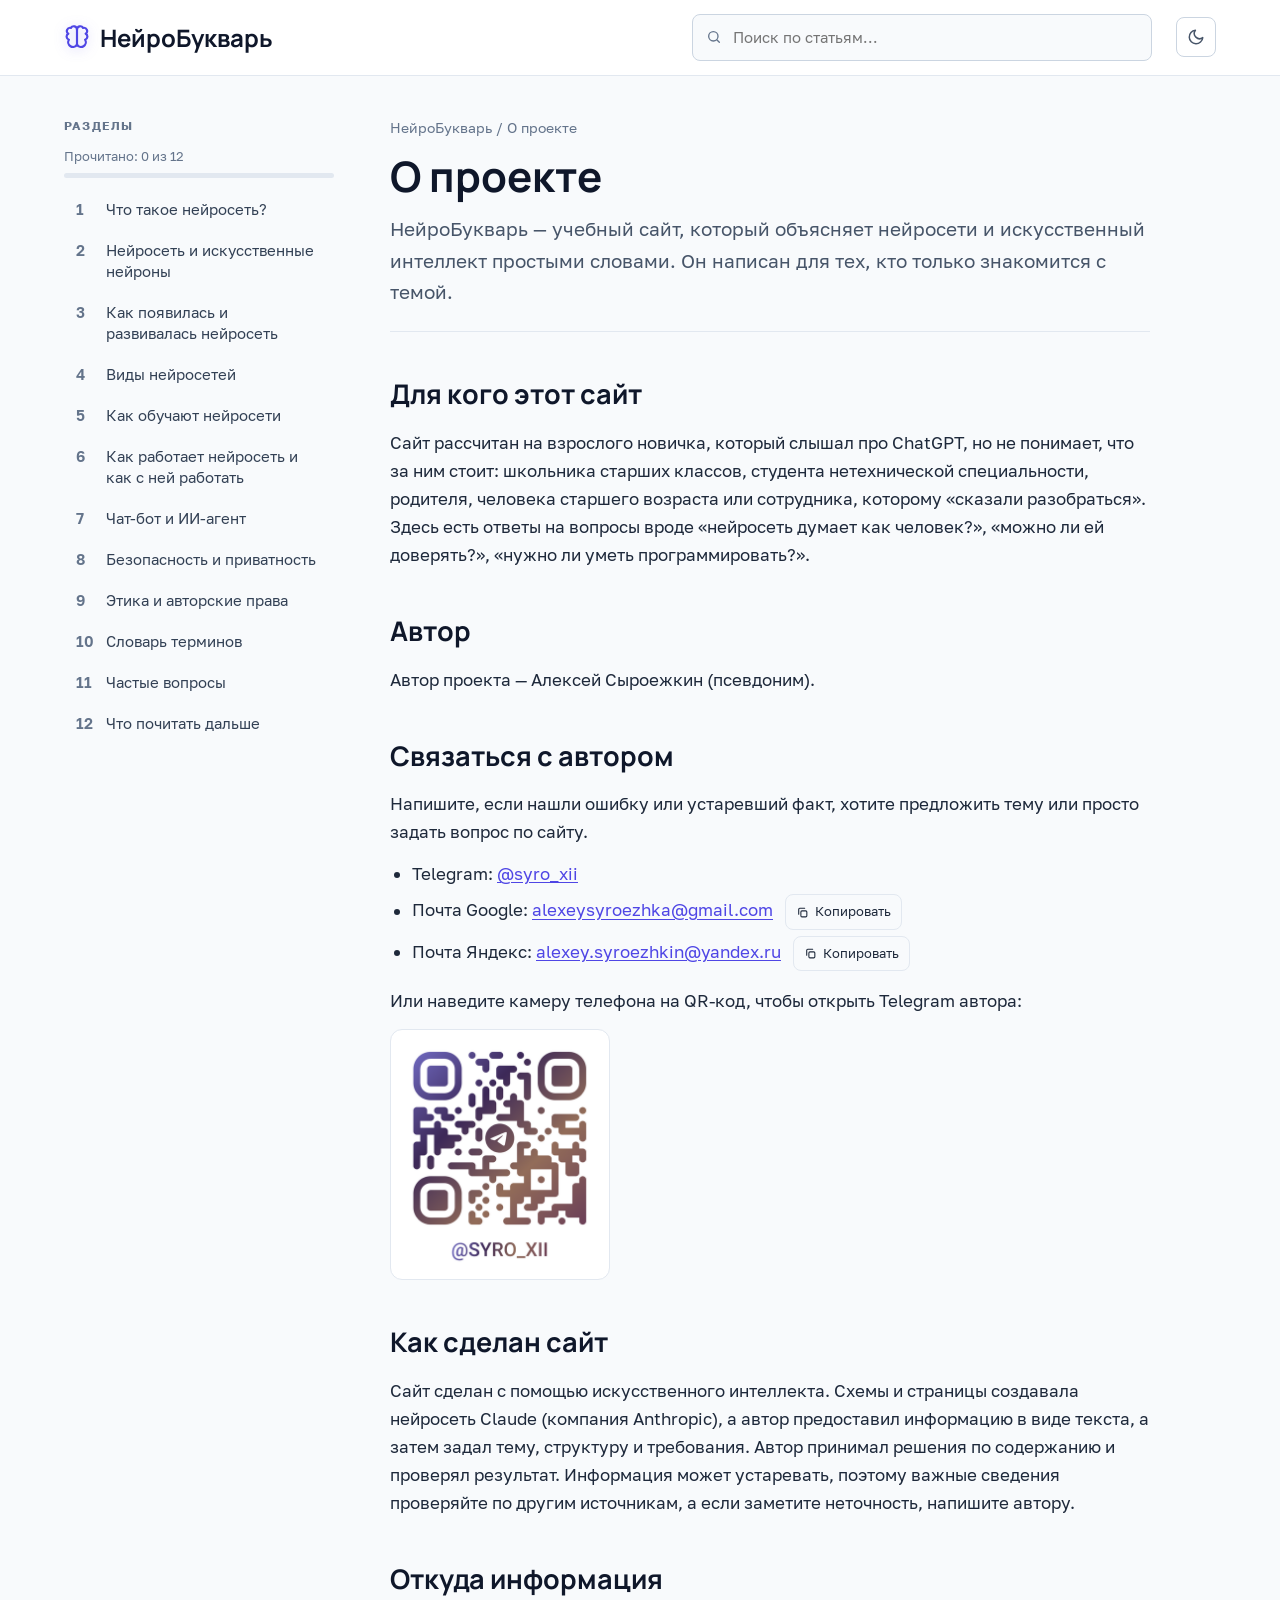
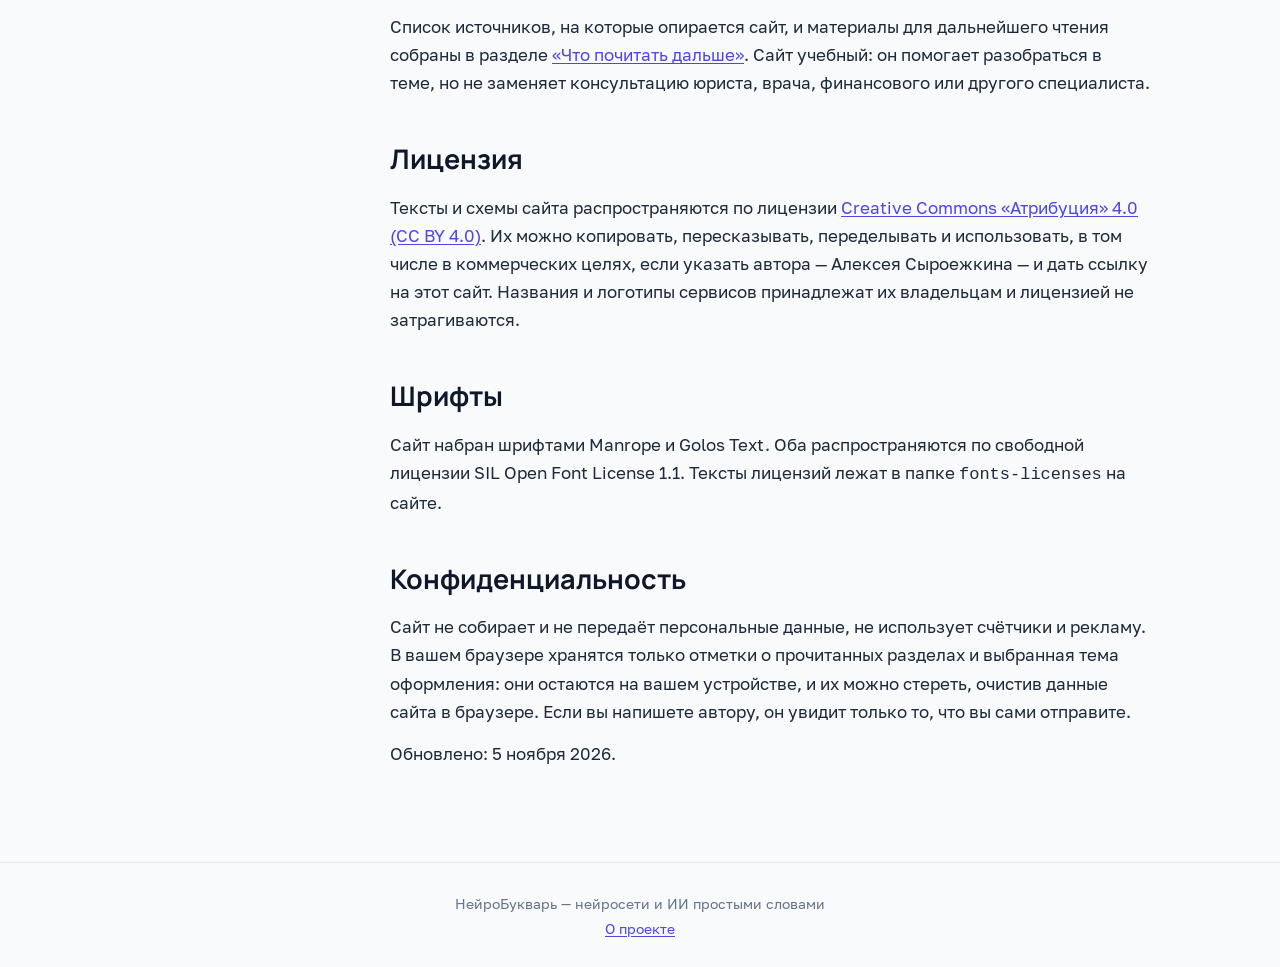
<file: o-proekte.html>
<!DOCTYPE html>
<html lang="ru">
<head>
    <meta charset="UTF-8">
    <title>О проекте — НейроБукварь</title>
    <!-- PROTECTED: meta type -->
    <meta name="type" value="app" />
    <meta name="viewport" content="width=device-width, initial-scale=1.0">
    <meta name="theme-color" content="#f8fafc">
    <meta name="description" content="О проекте «НейроБукварь»: для кого сайт, кто автор, как связаться, как сайт сделан с помощью ИИ, лицензия CC BY, шрифты и конфиденциальность.">
    <meta name="robots" content="index, follow, max-image-preview:large">
    <link rel="canonical" href="https://as-2603.github.io/neurobukvar/o-proekte.html">
    <meta property="og:site_name" content="НейроБукварь">
    <meta property="og:locale" content="ru_RU">
    <meta property="og:title" content="О проекте — НейроБукварь">
    <meta property="og:description" content="О проекте «НейроБукварь»: для кого сайт, кто автор, как связаться, как сайт сделан с помощью ИИ, лицензия CC BY, шрифты и конфиденциальность.">
    <meta property="og:type" content="article">
    <meta property="og:url" content="https://as-2603.github.io/neurobukvar/o-proekte.html">
    <meta property="og:image" content="https://as-2603.github.io/neurobukvar/og.png">
    <meta property="og:image:width" content="1200">
    <meta property="og:image:height" content="630">
    <meta name="twitter:card" content="summary_large_image">
    <meta name="twitter:title" content="О проекте — НейроБукварь">
    <meta name="twitter:description" content="О проекте «НейроБукварь»: для кого сайт, кто автор, как связаться, как сайт сделан с помощью ИИ, лицензия CC BY, шрифты и конфиденциальность.">
    <meta name="twitter:image" content="https://as-2603.github.io/neurobukvar/og.png">
    <link rel="icon" href="favicon.svg" type="image/svg+xml"><link rel="apple-touch-icon" href="apple-touch-icon.png">
    <link rel="preload" href="fonts/Golos-Text_Regular.woff" as="font" type="font/woff" crossorigin>
    <link rel="preload" href="fonts/Manrope.woff" as="font" type="font/woff" crossorigin>
    <link rel="stylesheet" href="style.css">
    <script>try{var t=localStorage.getItem('np_theme');if(t!=='dark'&&t!=='light')t=matchMedia('(prefers-color-scheme: dark)').matches?'dark':'light';document.documentElement.setAttribute('data-theme',t)}catch(e){}</script>
    <script>(function(){var u=["index.html", "neyroset-i-iskusstvennye-neyrony.html", "istoriya-neyrosetey.html", "vidy-neyrosetey.html", "kak-obuchayut-neyroseti.html", "kak-rabotaet-neyroset-i-kak-s-ney-rabotat.html", "chat-bot-i-ii-agent.html", "bezopasnost-i-privatnost.html", "etika-i-avtorskie-prava.html", "slovar-terminov.html", "chastye-voprosy.html", "chto-pochitat-dalshe.html"];function f(){var m=location.hash.match(/^#s(\d+)$/);if(m&&+m[1]>0&&+m[1]<u.length)location.replace(u[+m[1]])}f();addEventListener('hashchange',f)})()</script>
<script type="application/ld+json">{"@context": "https://schema.org", "@type": "AboutPage", "name": "О проекте", "description": "О проекте «НейроБукварь»: для кого сайт, кто автор, как связаться, как сайт сделан с помощью ИИ, лицензия CC BY, шрифты и конфиденциальность.", "inLanguage": "ru", "url": "https://as-2603.github.io/neurobukvar/o-proekte.html", "dateModified": "2026-11-05", "author": {"@type": "Person", "name": "Алексей Сыроежкин"}, "license": "https://creativecommons.org/licenses/by/4.0/"}</script>
<script type="application/ld+json">{"@context": "https://schema.org", "@type": "BreadcrumbList", "itemListElement": [{"@type": "ListItem", "position": 1, "name": "НейроБукварь", "item": "https://as-2603.github.io/neurobukvar/"}, {"@type": "ListItem", "position": 2, "name": "О проекте", "item": "https://as-2603.github.io/neurobukvar/o-proekte.html"}]}</script>
</head>
<body data-p="-1">
<a class="skip" href="#main" id="skip">Перейти к содержанию</a>

<!-- Иконки (спрайт) -->
<svg width="0" height="0" style="position:absolute" aria-hidden="true" focusable="false">
<symbol id="i-brain" viewBox="0 0 24 24"><path d="M12 5v14"/><path d="M12 5a3 3 0 0 0-5.6-1.4A3 3 0 0 0 4 9a3 3 0 0 0 .5 5.5A3.5 3.5 0 0 0 12 19"/><path d="M12 5a3 3 0 0 1 5.6-1.4A3 3 0 0 1 20 9a3 3 0 0 1-.5 5.5A3.5 3.5 0 0 1 12 19"/></symbol>
<symbol id="i-search" viewBox="0 0 24 24"><circle cx="11" cy="11" r="7"/><path d="m20 20-3.5-3.5"/></symbol>
<symbol id="i-moon" viewBox="0 0 24 24"><path d="M21 12.8A9 9 0 1 1 11.2 3 7 7 0 0 0 21 12.8z"/></symbol>
<symbol id="i-sun" viewBox="0 0 24 24"><circle cx="12" cy="12" r="4"/><path d="M12 2v2M12 20v2M4.9 4.9l1.4 1.4M17.7 17.7l1.4 1.4M2 12h2M20 12h2M4.9 19.1l1.4-1.4M17.7 6.3l1.4-1.4"/></symbol>
<symbol id="i-up" viewBox="0 0 24 24"><path d="M12 19V5M5 12l7-7 7 7"/></symbol>
<symbol id="i-left" viewBox="0 0 24 24"><path d="M19 12H5M12 19l-7-7 7-7"/></symbol>
<symbol id="i-right" viewBox="0 0 24 24"><path d="M5 12h14M12 5l7 7-7 7"/></symbol>
<symbol id="i-x" viewBox="0 0 24 24"><path d="M18 6 6 18M6 6l12 12"/></symbol>
<symbol id="i-check" viewBox="0 0 24 24"><path d="m5 12 5 5 9-10"/></symbol>
<symbol id="i-copy" viewBox="0 0 24 24"><rect x="9" y="9" width="11" height="11" rx="2"/><path d="M5 15V6a2 2 0 0 1 2-2h9"/></symbol>
<symbol id="i-help" viewBox="0 0 24 24"><circle cx="12" cy="12" r="10"/><path d="M9.1 9a3 3 0 0 1 5.8 1c0 2-3 2.5-3 4M12 17.5h.01"/></symbol>
<symbol id="i-nodes" viewBox="0 0 24 24"><circle cx="12" cy="5" r="2.5"/><circle cx="5" cy="18" r="2.5"/><circle cx="19" cy="18" r="2.5"/><path d="M11 7.3 6 15.7M13 7.3l5 8.4M7.5 18h9"/></symbol>
<symbol id="i-clock" viewBox="0 0 24 24"><circle cx="12" cy="12" r="9"/><path d="M12 7v5l3 2"/></symbol>
<symbol id="i-sitemap" viewBox="0 0 24 24"><rect x="9" y="3" width="6" height="5" rx="1"/><rect x="3" y="16" width="6" height="5" rx="1"/><rect x="15" y="16" width="6" height="5" rx="1"/><path d="M12 8v4M6 16v-4h12v4"/></symbol>
<symbol id="i-cap" viewBox="0 0 24 24"><path d="M2 9l10-5 10 5-10 5z"/><path d="M6 11.5V16c0 1.5 3 3 6 3s6-1.5 6-3v-4.5"/></symbol>
<symbol id="i-gears" viewBox="0 0 24 24"><circle cx="12" cy="12" r="3"/><path d="M12 2v3M12 19v3M2 12h3M19 12h3M4.9 4.9 7 7M17 17l2.1 2.1M4.9 19.1 7 17M17 7l2.1-2.1"/></symbol>
<symbol id="i-robot" viewBox="0 0 24 24"><rect x="4" y="8" width="16" height="12" rx="2"/><path d="M12 8V5M9 13h.01M15 13h.01M9 17h6"/><circle cx="12" cy="3.5" r="1"/></symbol>
<symbol id="i-rotate" viewBox="0 0 24 24"><path d="M21 12a9 9 0 1 1-3-6.7L21 8M21 3v5h-5"/></symbol>
<symbol id="i-image" viewBox="0 0 24 24"><rect x="3" y="3" width="18" height="18" rx="2"/><circle cx="9" cy="9" r="1.5"/><path d="m21 15-5-5L5 21"/></symbol>
<symbol id="i-bolt" viewBox="0 0 24 24"><path d="M13 2 4 14h7l-1 8 9-12h-7z"/></symbol>
<symbol id="i-swap" viewBox="0 0 24 24"><path d="M4 8h14l-3-3M20 16H6l3 3"/></symbol>
<symbol id="i-shield" viewBox="0 0 24 24"><path d="M12 3 4 6v6c0 5 3.5 8 8 9 4.5-1 8-4 8-9V6z"/><path d="m9 12 2 2 4-4"/></symbol>
<symbol id="i-scale" viewBox="0 0 24 24"><path d="M12 3v18M6 21h12M5 7h14"/><path d="M5 7 2 14a3 3 0 0 0 6 0zM19 7l-3 7a3 3 0 0 0 6 0z"/></symbol>
<symbol id="i-book" viewBox="0 0 24 24"><path d="M4 4h10a4 4 0 0 1 4 4v12H8a4 4 0 0 1-4-4z"/><path d="M4 16a4 4 0 0 1 4-4h10"/></symbol>
<symbol id="i-memory" viewBox="0 0 24 24"><ellipse cx="12" cy="5" rx="8" ry="3"/><path d="M4 5v6c0 1.7 3.6 3 8 3s8-1.3 8-3V5M4 11v6c0 1.7 3.6 3 8 3s8-1.3 8-3v-6"/></symbol>
<symbol id="i-edit" viewBox="0 0 24 24"><path d="M12 20h9"/><path d="M16.5 3.5a2.1 2.1 0 0 1 3 3L7 19l-4 1 1-4z"/></symbol>
<symbol id="i-spark" viewBox="0 0 24 24"><path d="M12 3v4M12 17v4M3 12h4M17 12h4M6 6l2.5 2.5M15.5 15.5 18 18M18 6l-2.5 2.5M8.5 15.5 6 18"/></symbol>
<symbol id="i-layers" viewBox="0 0 24 24"><path d="M12 3 3 8l9 5 9-5z"/><path d="M3 12l9 5 9-5"/><path d="M3 16l9 5 9-5"/></symbol>
<symbol id="i-chat" viewBox="0 0 24 24"><path d="M4 5h16v11H9l-5 4z"/></symbol>
<symbol id="i-bookopen" viewBox="0 0 24 24"><path d="M2 5c3-1 7-1 10 2 3-3 7-3 10-2v14c-3-1-7-1-10 2-3-3-7-3-10-2z"/><path d="M12 7v14"/></symbol>
</svg>

<header>
    <div class="bar">
        <a class="logo" href="index.html" aria-label="НейроБукварь — на главную"><svg class="ic" aria-hidden="true"><use href="#i-brain"/></svg><span>НейроБукварь</span></a>
        <div class="search"><svg class="ic" aria-hidden="true"><use href="#i-search"/></svg><input id="q" type="search" placeholder="Поиск по статьям..." aria-label="Поиск по статьям" autocomplete="off"></div>
        <button id="theme" class="theme-btn" aria-label="Переключить тему" title="Переключить тему"></button>
    </div>
</header>
<div class="wrap">
    <nav aria-label="Разделы">
        <h4>Разделы</h4>
        <div class="prog" id="prog"></div>
        <div id="menu"><a href="index.html"><span>1</span>Что такое нейросеть?</a><a href="neyroset-i-iskusstvennye-neyrony.html"><span>2</span>Нейросеть и искусственные нейроны</a><a href="istoriya-neyrosetey.html"><span>3</span>Как появилась и развивалась нейросеть</a><a href="vidy-neyrosetey.html"><span>4</span>Виды нейросетей</a><a href="kak-obuchayut-neyroseti.html"><span>5</span>Как обучают нейросети</a><a href="kak-rabotaet-neyroset-i-kak-s-ney-rabotat.html"><span>6</span>Как работает нейросеть и как с ней работать</a><a href="chat-bot-i-ii-agent.html"><span>7</span>Чат-бот и ИИ-агент</a><a href="bezopasnost-i-privatnost.html"><span>8</span>Безопасность и приватность</a><a href="etika-i-avtorskie-prava.html"><span>9</span>Этика и авторские права</a><a href="slovar-terminov.html"><span>10</span>Словарь терминов</a><a href="chastye-voprosy.html"><span>11</span>Частые вопросы</a><a href="chto-pochitat-dalshe.html"><span>12</span>Что почитать дальше</a></div>
    </nav>
    <main id="main" tabindex="-1"><div class="crumbs">НейроБукварь / О проекте</div><h1>О проекте</h1><p class="lead">НейроБукварь — учебный сайт, который объясняет нейросети и искусственный интеллект простыми словами. Он написан для тех, кто только знакомится с темой.</p><h2>Для кого этот сайт</h2>
<p>Сайт рассчитан на взрослого новичка, который слышал про ChatGPT, но не понимает, что за ним стоит: школьника старших классов, студента нетехнической специальности, родителя, человека старшего возраста или сотрудника, которому «сказали разобраться». Здесь есть ответы на вопросы вроде «нейросеть думает как человек?», «можно ли ей доверять?», «нужно ли уметь программировать?».</p>
<h2>Автор</h2>
<p>Автор проекта — Алексей Сыроежкин (псевдоним).</p>
<h2>Связаться с автором</h2>
<p>Напишите, если нашли ошибку или устаревший факт, хотите предложить тему или просто задать вопрос по сайту.</p>
<ul>
<li>Telegram: <a class="lnk" href="https://t.me/syro_xii" target="_blank" rel="noopener noreferrer">@syro_xii</a></li>
<li>Почта Google: <a class="lnk" href="mailto:alexeysyroezhka@gmail.com"><span>alexeysyroezhka@gmail.com</span></a> <button type="button" class="copy" style="display:inline-flex;margin-left:8px;vertical-align:middle"><svg class="ic" aria-hidden="true"><use href="#i-copy"/></svg><em>Копировать</em></button></li>
<li>Почта Яндекс: <a class="lnk" href="mailto:alexey.syroezhkin@yandex.ru"><span>alexey.syroezhkin@yandex.ru</span></a> <button type="button" class="copy" style="display:inline-flex;margin-left:8px;vertical-align:middle"><svg class="ic" aria-hidden="true"><use href="#i-copy"/></svg><em>Копировать</em></button></li>
</ul>
<p>Или наведите камеру телефона на QR-код, чтобы открыть Telegram автора:</p>
<p><img src="img/qr-telegram.png" alt="QR-код для связи в Telegram: @syro_xii" width="220" height="251" style="display:block;margin:0;filter:none;max-width:100%;height:auto"></p>
<h2>Как сделан сайт</h2>
<p>Сайт сделан с помощью искусственного интеллекта. Схемы и страницы создавала нейросеть Claude (компания Anthropic), а автор предоставил информацию в виде текста, а затем задал тему, структуру и требования. Автор принимал решения по содержанию и проверял результат. Информация может устаревать, поэтому важные сведения проверяйте по другим источникам, а если заметите неточность, напишите автору.</p>
<h2>Откуда информация</h2>
<p>Список источников, на которые опирается сайт, и материалы для дальнейшего чтения собраны в разделе <a class="lnk" href="chto-pochitat-dalshe.html">«Что почитать дальше»</a>. Сайт учебный: он помогает разобраться в теме, но не заменяет консультацию юриста, врача, финансового или другого специалиста.</p>
<h2>Лицензия</h2>
<p>Тексты и схемы сайта распространяются по лицензии <a class="lnk" href="https://creativecommons.org/licenses/by/4.0/deed.ru" target="_blank" rel="noopener noreferrer">Creative Commons «Атрибуция» 4.0 (CC BY 4.0)</a>. Их можно копировать, пересказывать, переделывать и использовать, в том числе в коммерческих целях, если указать автора — Алексея Сыроежкина — и дать ссылку на этот сайт. Названия и логотипы сервисов принадлежат их владельцам и лицензией не затрагиваются.</p>
<h2>Шрифты</h2>
<p>Сайт набран шрифтами Manrope и Golos Text. Оба распространяются по свободной лицензии SIL Open Font License 1.1. Тексты лицензий лежат в папке <code>fonts-licenses</code> на сайте.</p>
<h2>Конфиденциальность</h2>
<p>Сайт не собирает и не передаёт персональные данные, не использует счётчики и рекламу. В вашем браузере хранятся только отметки о прочитанных разделах и выбранная тема оформления: они остаются на вашем устройстве, и их можно стереть, очистив данные сайта в браузере. Если вы напишете автору, он увидит только то, что вы сами отправите.</p>
<p>Обновлено: 5 ноября 2026.</p></main>
</div>
<footer id="foot">НейроБукварь — нейросети и ИИ простыми словами<br><a class="lnk" href="o-proekte.html">О проекте</a></footer>
<button id="top" class="toTop" aria-label="Наверх" title="Наверх"><svg class="ic" aria-hidden="true"><use href="#i-up"/></svg></button>

<!-- Image Zoom Overlay -->
<div id="imgOverlay" class="img-overlay">
  <div class="img-overlay-content">
    <img id="imgOverlayImg" class="img-overlay-img" alt="">
    <button class="img-overlay-close" aria-label="Закрыть"><svg class="ic" aria-hidden="true"><use href="#i-x"/></svg></button>
  </div>
</div>
<script src="search-data.js" defer></script>
<script src="app.js" defer></script>
</body>
</html>
</file>
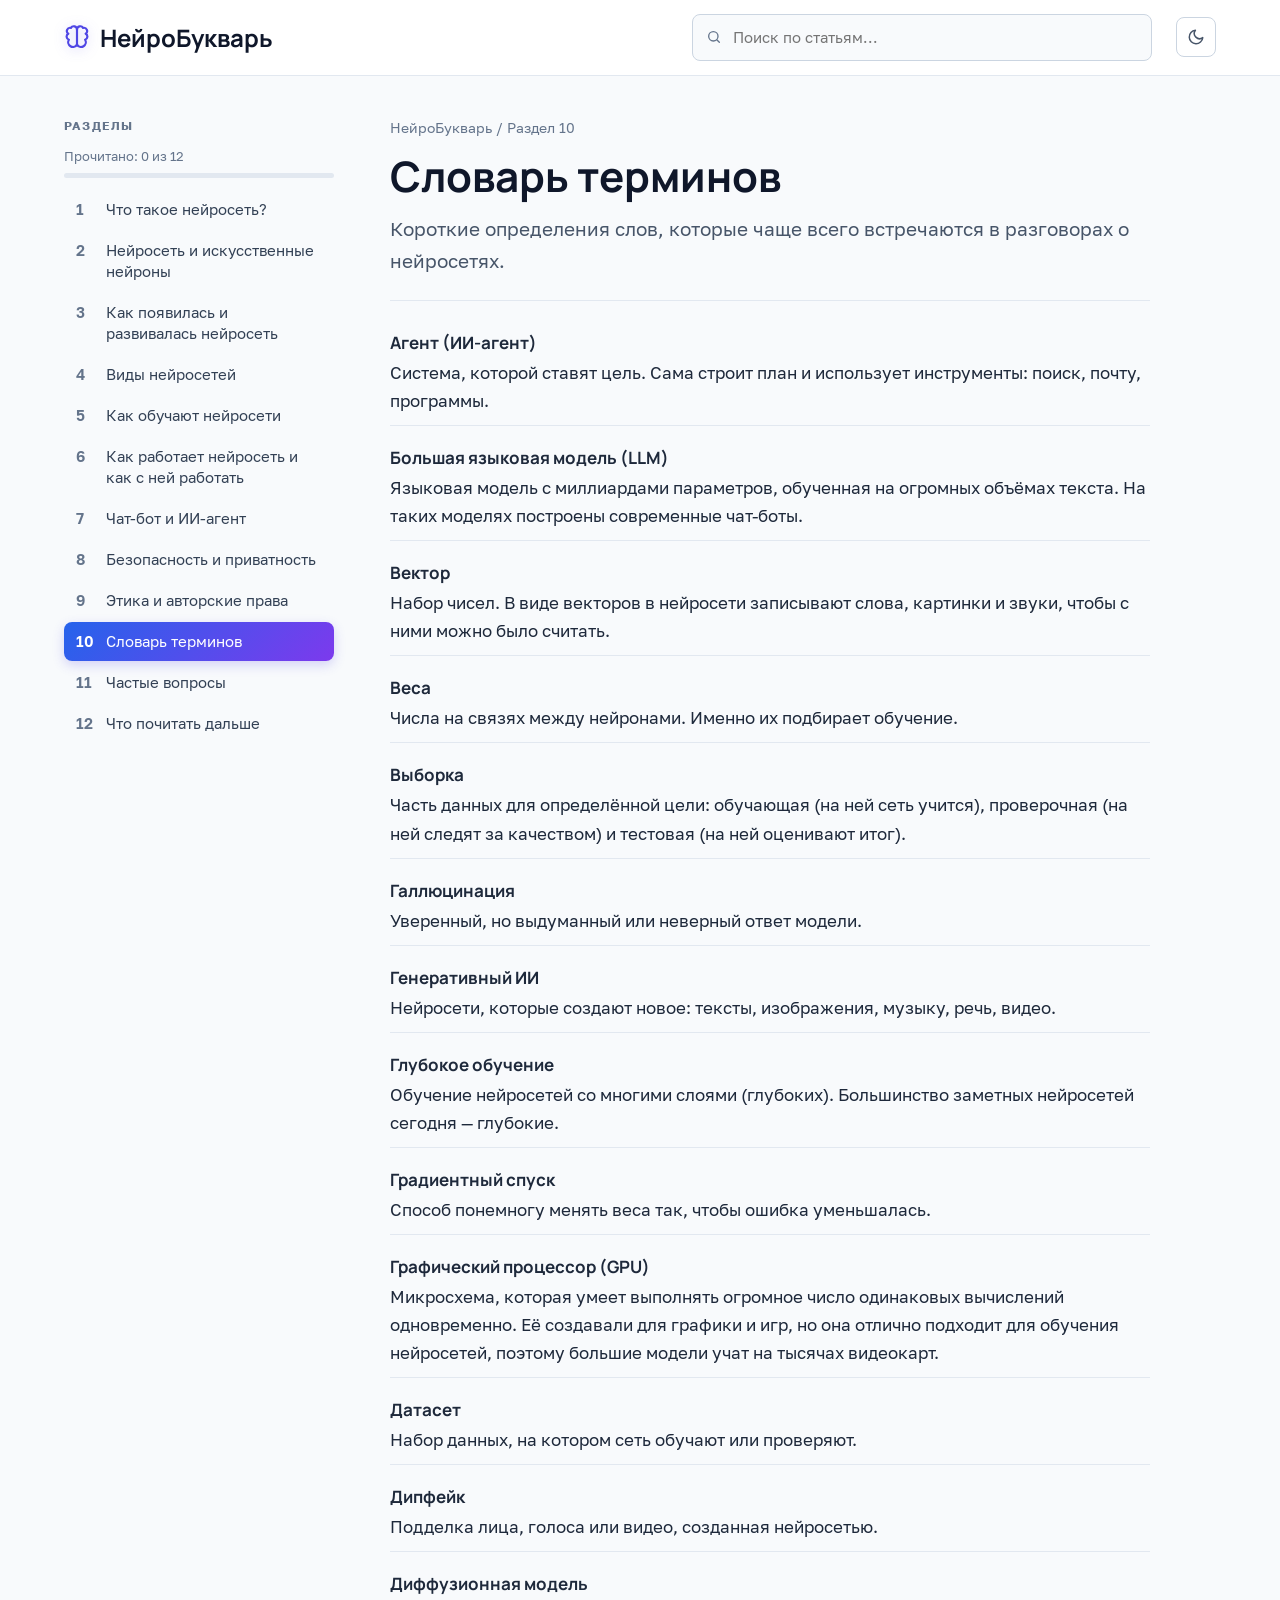
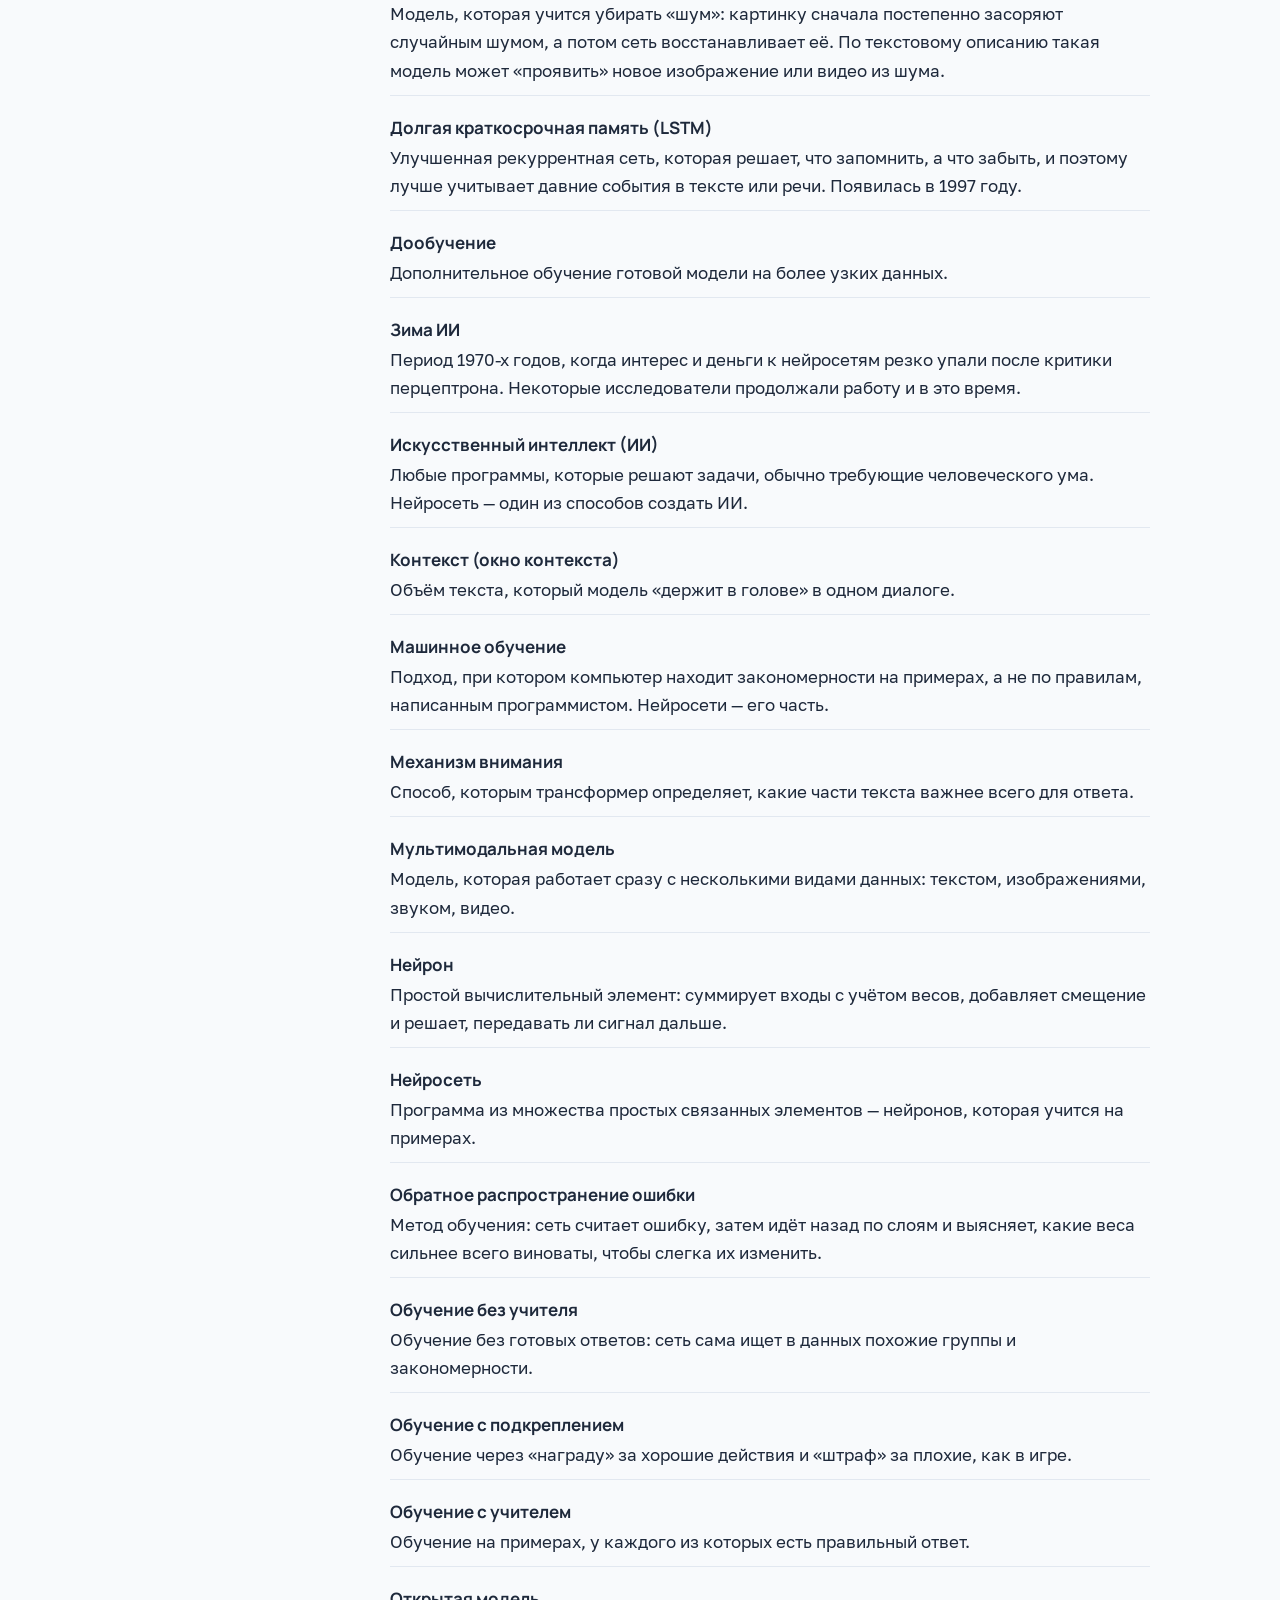
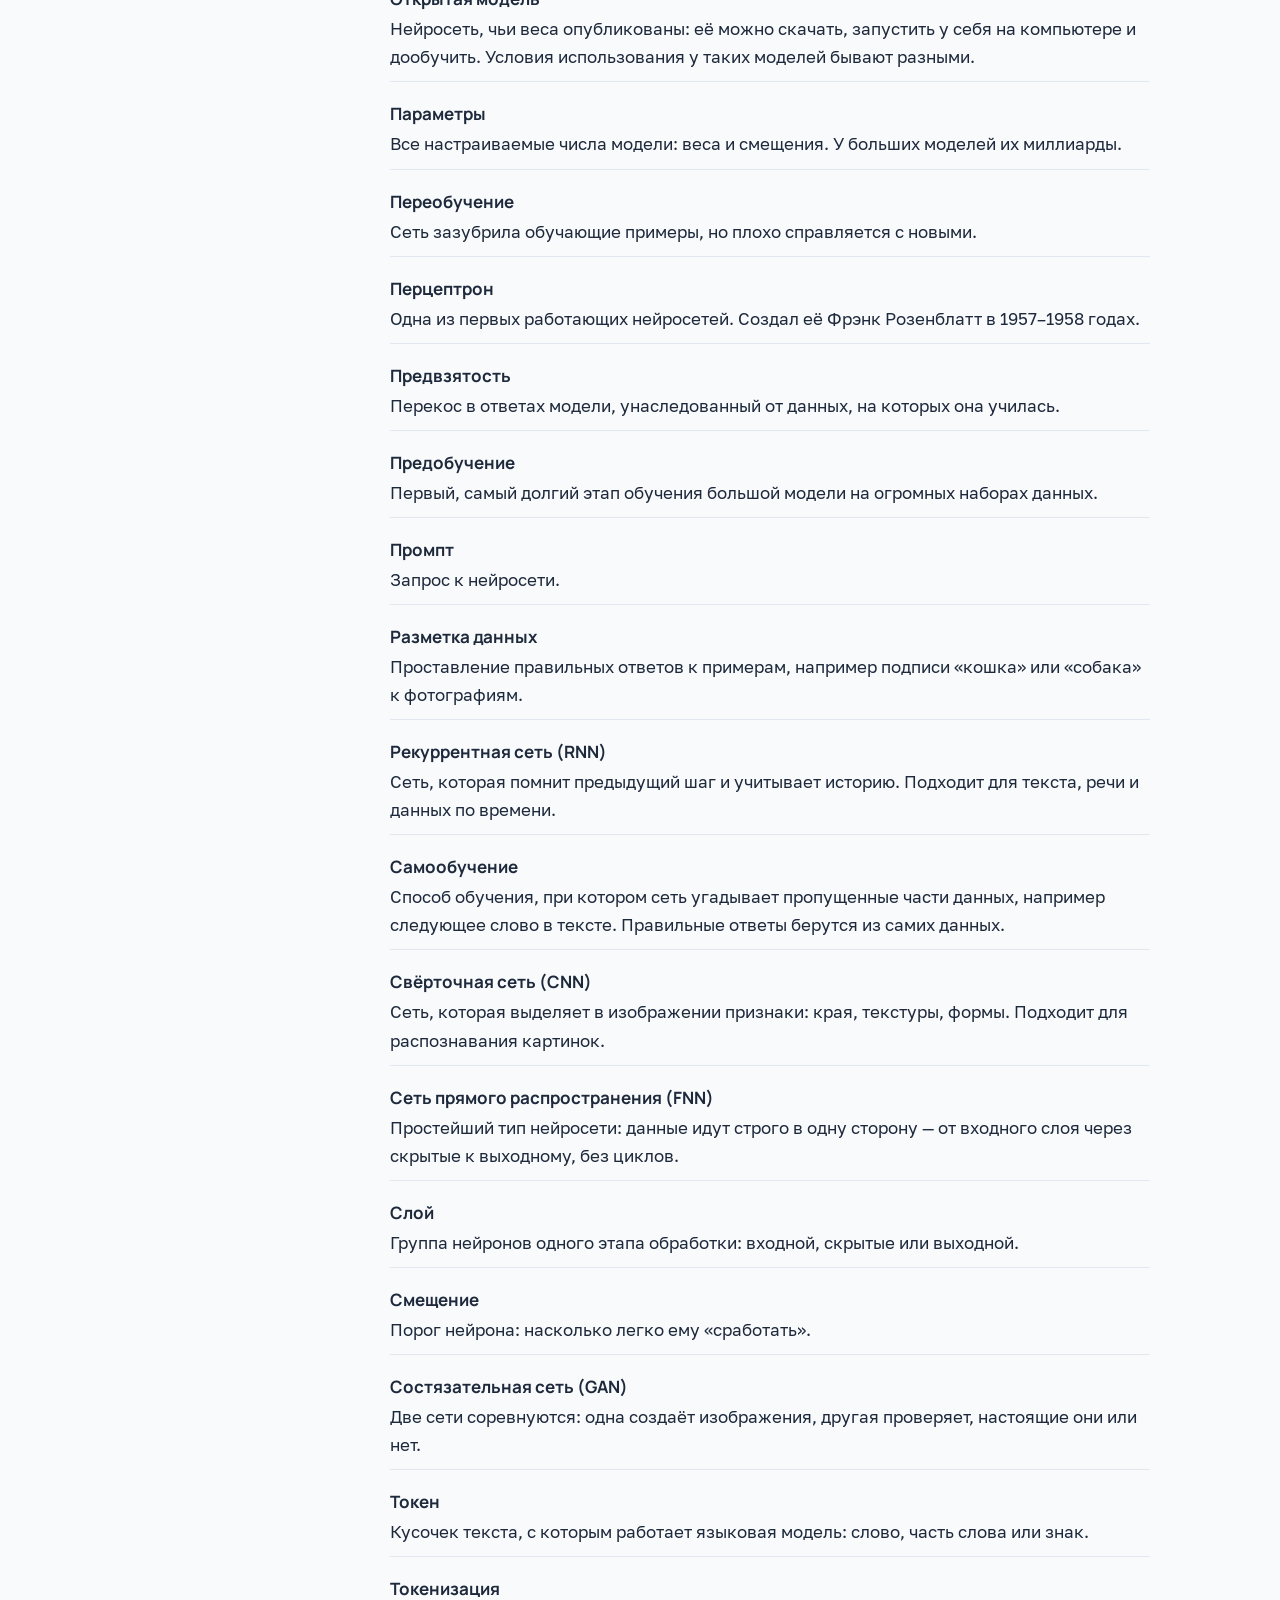
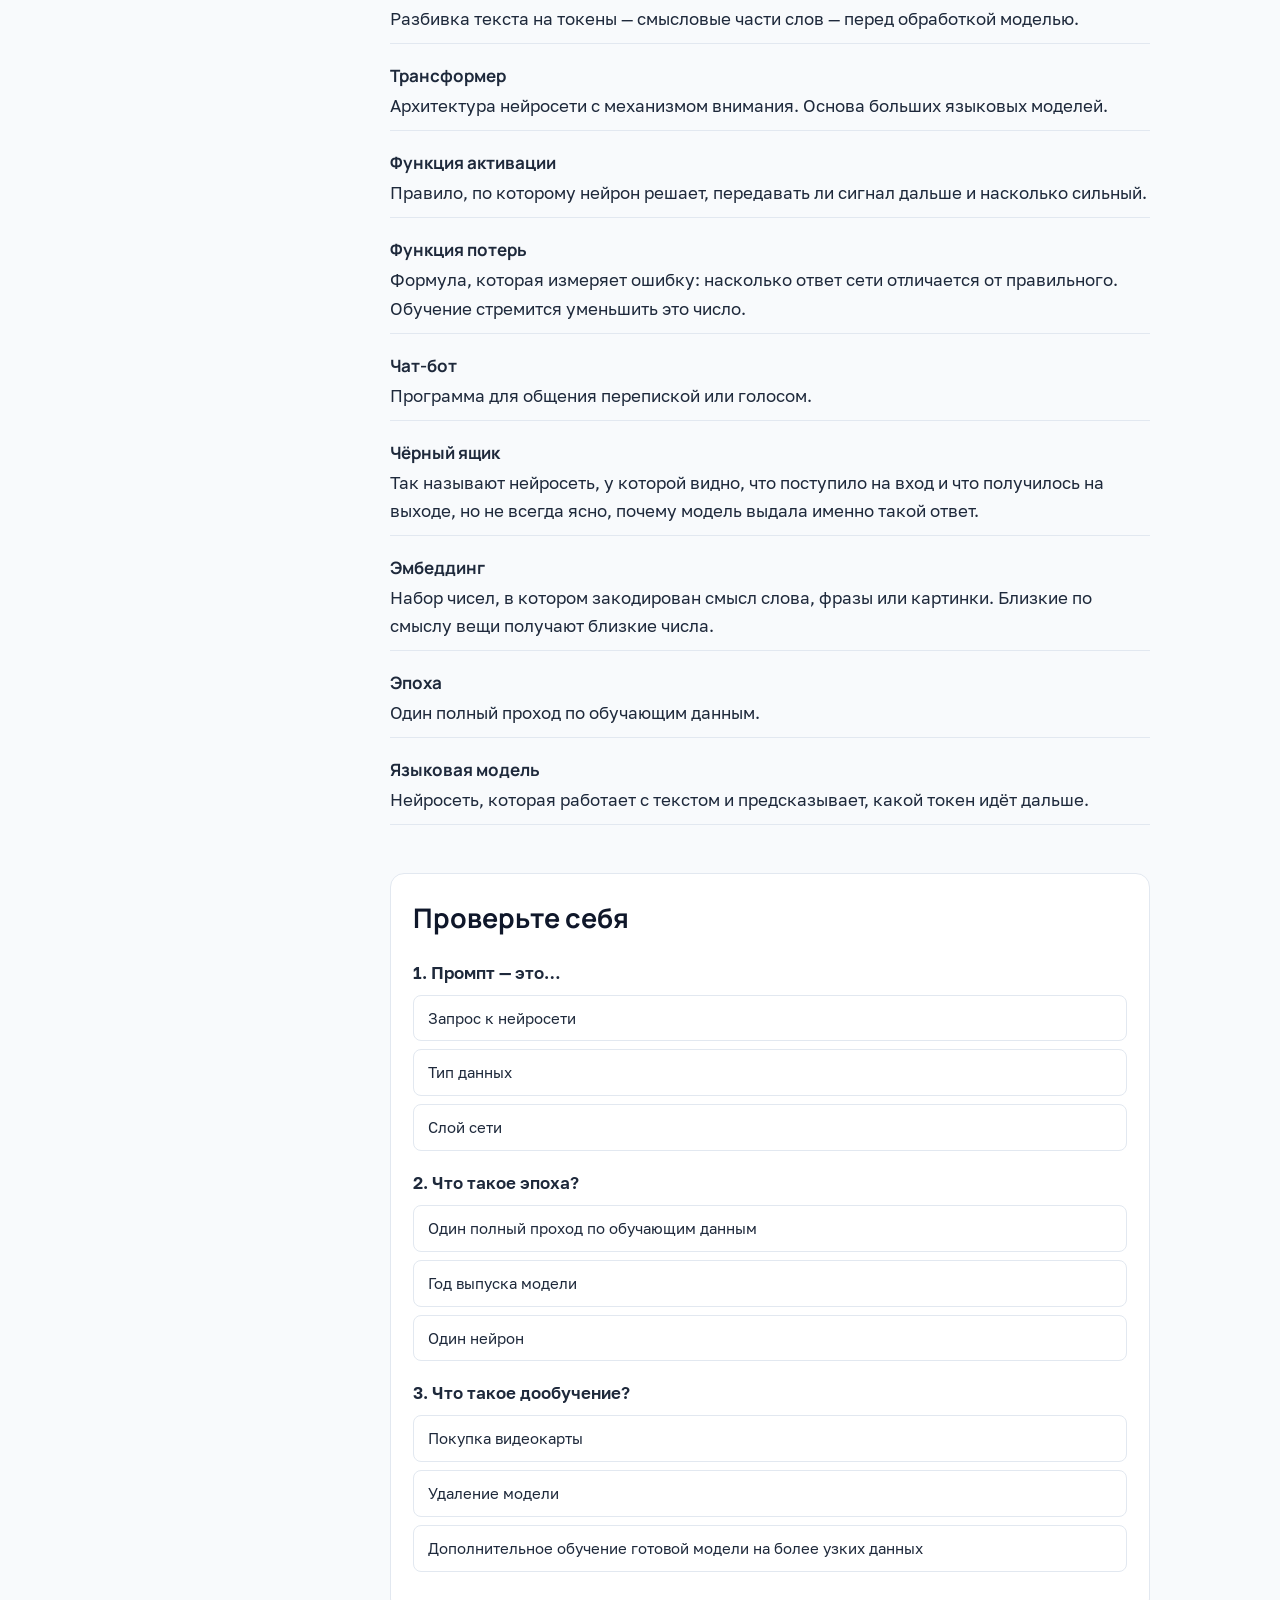
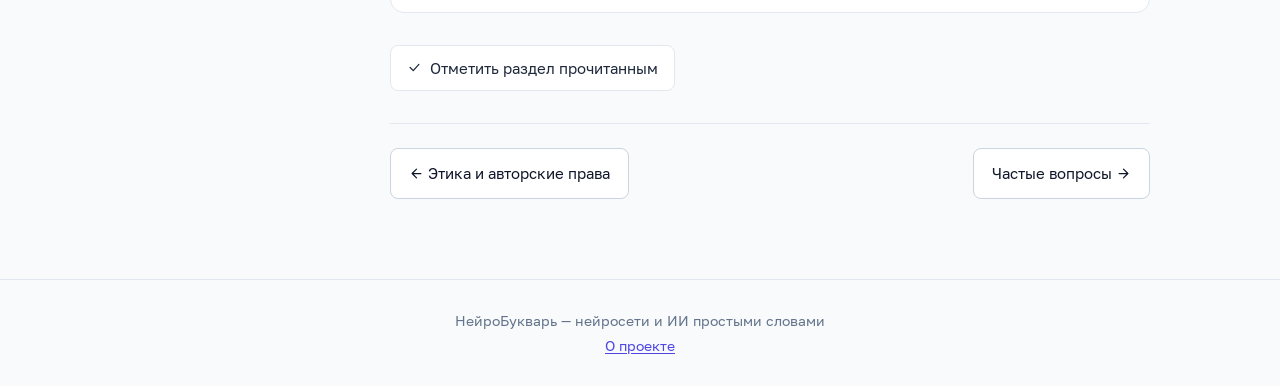
<file: slovar-terminov.html>
<!DOCTYPE html>
<html lang="ru">
<head>
    <meta charset="UTF-8">
    <title>Словарь терминов — НейроБукварь</title>
    <!-- PROTECTED: meta type -->
    <meta name="type" value="app" />
    <meta name="viewport" content="width=device-width, initial-scale=1.0">
    <meta name="theme-color" content="#f8fafc">
    <meta name="description" content="Словарь терминов об искусственном интеллекте простыми словами: нейрон, вес, токен, промпт, диффузионная модель, GPU и другие понятия.">
    <meta name="robots" content="index, follow, max-image-preview:large">
    <link rel="canonical" href="https://as-2603.github.io/neurobukvar/slovar-terminov.html">
    <meta property="og:site_name" content="НейроБукварь">
    <meta property="og:locale" content="ru_RU">
    <meta property="og:title" content="Словарь терминов — НейроБукварь">
    <meta property="og:description" content="Словарь терминов об искусственном интеллекте простыми словами: нейрон, вес, токен, промпт, диффузионная модель, GPU и другие понятия.">
    <meta property="og:type" content="article">
    <meta property="og:url" content="https://as-2603.github.io/neurobukvar/slovar-terminov.html">
    <meta property="og:image" content="https://as-2603.github.io/neurobukvar/og.png">
    <meta property="og:image:width" content="1200">
    <meta property="og:image:height" content="630">
    <meta name="twitter:card" content="summary_large_image">
    <meta name="twitter:title" content="Словарь терминов — НейроБукварь">
    <meta name="twitter:description" content="Словарь терминов об искусственном интеллекте простыми словами: нейрон, вес, токен, промпт, диффузионная модель, GPU и другие понятия.">
    <meta name="twitter:image" content="https://as-2603.github.io/neurobukvar/og.png">
    <link rel="icon" href="favicon.svg" type="image/svg+xml"><link rel="apple-touch-icon" href="apple-touch-icon.png">
    <link rel="preload" href="fonts/Golos-Text_Regular.woff" as="font" type="font/woff" crossorigin>
    <link rel="preload" href="fonts/Manrope.woff" as="font" type="font/woff" crossorigin>
    <link rel="stylesheet" href="style.css">
    <script>try{var t=localStorage.getItem('np_theme');if(t!=='dark'&&t!=='light')t=matchMedia('(prefers-color-scheme: dark)').matches?'dark':'light';document.documentElement.setAttribute('data-theme',t)}catch(e){}</script>
    
<script type="application/ld+json">{"@context": "https://schema.org", "@type": "Article", "headline": "Словарь терминов", "description": "Словарь терминов об искусственном интеллекте простыми словами: нейрон, вес, токен, промпт, диффузионная модель, GPU и другие понятия.", "inLanguage": "ru", "dateModified": "2026-11-05", "mainEntityOfPage": "https://as-2603.github.io/neurobukvar/slovar-terminov.html", "image": "https://as-2603.github.io/neurobukvar/og.png", "publisher": {"@type": "Organization", "name": "НейроБукварь", "url": "https://as-2603.github.io/neurobukvar/"}}</script>
<script type="application/ld+json">{"@context": "https://schema.org", "@type": "BreadcrumbList", "itemListElement": [{"@type": "ListItem", "position": 1, "name": "НейроБукварь", "item": "https://as-2603.github.io/neurobukvar/"}, {"@type": "ListItem", "position": 2, "name": "Словарь терминов", "item": "https://as-2603.github.io/neurobukvar/slovar-terminov.html"}]}</script>
</head>
<body data-p="9">
<a class="skip" href="#main" id="skip">Перейти к содержанию</a>

<!-- Иконки (спрайт) -->
<svg width="0" height="0" style="position:absolute" aria-hidden="true" focusable="false">
<symbol id="i-brain" viewBox="0 0 24 24"><path d="M12 5v14"/><path d="M12 5a3 3 0 0 0-5.6-1.4A3 3 0 0 0 4 9a3 3 0 0 0 .5 5.5A3.5 3.5 0 0 0 12 19"/><path d="M12 5a3 3 0 0 1 5.6-1.4A3 3 0 0 1 20 9a3 3 0 0 1-.5 5.5A3.5 3.5 0 0 1 12 19"/></symbol>
<symbol id="i-search" viewBox="0 0 24 24"><circle cx="11" cy="11" r="7"/><path d="m20 20-3.5-3.5"/></symbol>
<symbol id="i-moon" viewBox="0 0 24 24"><path d="M21 12.8A9 9 0 1 1 11.2 3 7 7 0 0 0 21 12.8z"/></symbol>
<symbol id="i-sun" viewBox="0 0 24 24"><circle cx="12" cy="12" r="4"/><path d="M12 2v2M12 20v2M4.9 4.9l1.4 1.4M17.7 17.7l1.4 1.4M2 12h2M20 12h2M4.9 19.1l1.4-1.4M17.7 6.3l1.4-1.4"/></symbol>
<symbol id="i-up" viewBox="0 0 24 24"><path d="M12 19V5M5 12l7-7 7 7"/></symbol>
<symbol id="i-left" viewBox="0 0 24 24"><path d="M19 12H5M12 19l-7-7 7-7"/></symbol>
<symbol id="i-right" viewBox="0 0 24 24"><path d="M5 12h14M12 5l7 7-7 7"/></symbol>
<symbol id="i-x" viewBox="0 0 24 24"><path d="M18 6 6 18M6 6l12 12"/></symbol>
<symbol id="i-check" viewBox="0 0 24 24"><path d="m5 12 5 5 9-10"/></symbol>
<symbol id="i-copy" viewBox="0 0 24 24"><rect x="9" y="9" width="11" height="11" rx="2"/><path d="M5 15V6a2 2 0 0 1 2-2h9"/></symbol>
<symbol id="i-help" viewBox="0 0 24 24"><circle cx="12" cy="12" r="10"/><path d="M9.1 9a3 3 0 0 1 5.8 1c0 2-3 2.5-3 4M12 17.5h.01"/></symbol>
<symbol id="i-nodes" viewBox="0 0 24 24"><circle cx="12" cy="5" r="2.5"/><circle cx="5" cy="18" r="2.5"/><circle cx="19" cy="18" r="2.5"/><path d="M11 7.3 6 15.7M13 7.3l5 8.4M7.5 18h9"/></symbol>
<symbol id="i-clock" viewBox="0 0 24 24"><circle cx="12" cy="12" r="9"/><path d="M12 7v5l3 2"/></symbol>
<symbol id="i-sitemap" viewBox="0 0 24 24"><rect x="9" y="3" width="6" height="5" rx="1"/><rect x="3" y="16" width="6" height="5" rx="1"/><rect x="15" y="16" width="6" height="5" rx="1"/><path d="M12 8v4M6 16v-4h12v4"/></symbol>
<symbol id="i-cap" viewBox="0 0 24 24"><path d="M2 9l10-5 10 5-10 5z"/><path d="M6 11.5V16c0 1.5 3 3 6 3s6-1.5 6-3v-4.5"/></symbol>
<symbol id="i-gears" viewBox="0 0 24 24"><circle cx="12" cy="12" r="3"/><path d="M12 2v3M12 19v3M2 12h3M19 12h3M4.9 4.9 7 7M17 17l2.1 2.1M4.9 19.1 7 17M17 7l2.1-2.1"/></symbol>
<symbol id="i-robot" viewBox="0 0 24 24"><rect x="4" y="8" width="16" height="12" rx="2"/><path d="M12 8V5M9 13h.01M15 13h.01M9 17h6"/><circle cx="12" cy="3.5" r="1"/></symbol>
<symbol id="i-rotate" viewBox="0 0 24 24"><path d="M21 12a9 9 0 1 1-3-6.7L21 8M21 3v5h-5"/></symbol>
<symbol id="i-image" viewBox="0 0 24 24"><rect x="3" y="3" width="18" height="18" rx="2"/><circle cx="9" cy="9" r="1.5"/><path d="m21 15-5-5L5 21"/></symbol>
<symbol id="i-bolt" viewBox="0 0 24 24"><path d="M13 2 4 14h7l-1 8 9-12h-7z"/></symbol>
<symbol id="i-swap" viewBox="0 0 24 24"><path d="M4 8h14l-3-3M20 16H6l3 3"/></symbol>
<symbol id="i-shield" viewBox="0 0 24 24"><path d="M12 3 4 6v6c0 5 3.5 8 8 9 4.5-1 8-4 8-9V6z"/><path d="m9 12 2 2 4-4"/></symbol>
<symbol id="i-scale" viewBox="0 0 24 24"><path d="M12 3v18M6 21h12M5 7h14"/><path d="M5 7 2 14a3 3 0 0 0 6 0zM19 7l-3 7a3 3 0 0 0 6 0z"/></symbol>
<symbol id="i-book" viewBox="0 0 24 24"><path d="M4 4h10a4 4 0 0 1 4 4v12H8a4 4 0 0 1-4-4z"/><path d="M4 16a4 4 0 0 1 4-4h10"/></symbol>
<symbol id="i-memory" viewBox="0 0 24 24"><ellipse cx="12" cy="5" rx="8" ry="3"/><path d="M4 5v6c0 1.7 3.6 3 8 3s8-1.3 8-3V5M4 11v6c0 1.7 3.6 3 8 3s8-1.3 8-3v-6"/></symbol>
<symbol id="i-edit" viewBox="0 0 24 24"><path d="M12 20h9"/><path d="M16.5 3.5a2.1 2.1 0 0 1 3 3L7 19l-4 1 1-4z"/></symbol>
<symbol id="i-spark" viewBox="0 0 24 24"><path d="M12 3v4M12 17v4M3 12h4M17 12h4M6 6l2.5 2.5M15.5 15.5 18 18M18 6l-2.5 2.5M8.5 15.5 6 18"/></symbol>
<symbol id="i-layers" viewBox="0 0 24 24"><path d="M12 3 3 8l9 5 9-5z"/><path d="M3 12l9 5 9-5"/><path d="M3 16l9 5 9-5"/></symbol>
<symbol id="i-chat" viewBox="0 0 24 24"><path d="M4 5h16v11H9l-5 4z"/></symbol>
<symbol id="i-bookopen" viewBox="0 0 24 24"><path d="M2 5c3-1 7-1 10 2 3-3 7-3 10-2v14c-3-1-7-1-10 2-3-3-7-3-10-2z"/><path d="M12 7v14"/></symbol>
</svg>

<header>
    <div class="bar">
        <a class="logo" href="index.html" aria-label="НейроБукварь — на главную"><svg class="ic" aria-hidden="true"><use href="#i-brain"/></svg><span>НейроБукварь</span></a>
        <div class="search"><svg class="ic" aria-hidden="true"><use href="#i-search"/></svg><input id="q" type="search" placeholder="Поиск по статьям..." aria-label="Поиск по статьям" autocomplete="off"></div>
        <button id="theme" class="theme-btn" aria-label="Переключить тему" title="Переключить тему"></button>
    </div>
</header>
<div class="wrap">
    <nav aria-label="Разделы">
        <h4>Разделы</h4>
        <div class="prog" id="prog"></div>
        <div id="menu"><a href="index.html"><span>1</span>Что такое нейросеть?</a><a href="neyroset-i-iskusstvennye-neyrony.html"><span>2</span>Нейросеть и искусственные нейроны</a><a href="istoriya-neyrosetey.html"><span>3</span>Как появилась и развивалась нейросеть</a><a href="vidy-neyrosetey.html"><span>4</span>Виды нейросетей</a><a href="kak-obuchayut-neyroseti.html"><span>5</span>Как обучают нейросети</a><a href="kak-rabotaet-neyroset-i-kak-s-ney-rabotat.html"><span>6</span>Как работает нейросеть и как с ней работать</a><a href="chat-bot-i-ii-agent.html"><span>7</span>Чат-бот и ИИ-агент</a><a href="bezopasnost-i-privatnost.html"><span>8</span>Безопасность и приватность</a><a href="etika-i-avtorskie-prava.html"><span>9</span>Этика и авторские права</a><a href="slovar-terminov.html" class="active" aria-current="page"><span>10</span>Словарь терминов</a><a href="chastye-voprosy.html"><span>11</span>Частые вопросы</a><a href="chto-pochitat-dalshe.html"><span>12</span>Что почитать дальше</a></div>
    </nav>
    <main id="main" tabindex="-1"><div class="crumbs">НейроБукварь / Раздел 10</div><h1>Словарь терминов</h1><p class="lead">Короткие определения слов, которые чаще всего встречаются в разговорах о нейросетях.</p>
<dl class="gl">
<dt>Агент (ИИ-агент)</dt><dd>Система, которой ставят цель. Сама строит план и использует инструменты: поиск, почту, программы.</dd>
<dt>Большая языковая модель (LLM)</dt><dd>Языковая модель с миллиардами параметров, обученная на огромных объёмах текста. На таких моделях построены современные чат-боты.</dd>
<dt>Вектор</dt><dd>Набор чисел. В виде векторов в нейросети записывают слова, картинки и звуки, чтобы с ними можно было считать.</dd>
<dt>Веса</dt><dd>Числа на связях между нейронами. Именно их подбирает обучение.</dd>
<dt>Выборка</dt><dd>Часть данных для определённой цели: обучающая (на ней сеть учится), проверочная (на ней следят за качеством) и тестовая (на ней оценивают итог).</dd>
<dt>Галлюцинация</dt><dd>Уверенный, но выдуманный или неверный ответ модели.</dd>
<dt>Генеративный ИИ</dt><dd>Нейросети, которые создают новое: тексты, изображения, музыку, речь, видео.</dd>
<dt>Глубокое обучение</dt><dd>Обучение нейросетей со многими слоями (глубоких). Большинство заметных нейросетей сегодня — глубокие.</dd>
<dt>Градиентный спуск</dt><dd>Способ понемногу менять веса так, чтобы ошибка уменьшалась.</dd>
<dt>Графический процессор (GPU)</dt><dd>Микросхема, которая умеет выполнять огромное число одинаковых вычислений одновременно. Её создавали для графики и игр, но она отлично подходит для обучения нейросетей, поэтому большие модели учат на тысячах видеокарт.</dd>
<dt>Датасет</dt><dd>Набор данных, на котором сеть обучают или проверяют.</dd>
<dt>Дипфейк</dt><dd>Подделка лица, голоса или видео, созданная нейросетью.</dd>
<dt>Диффузионная модель</dt><dd>Модель, которая учится убирать «шум»: картинку сначала постепенно засоряют случайным шумом, а потом сеть восстанавливает её. По текстовому описанию такая модель может «проявить» новое изображение или видео из шума.</dd>
<dt>Долгая краткосрочная память (LSTM)</dt><dd>Улучшенная рекуррентная сеть, которая решает, что запомнить, а что забыть, и поэтому лучше учитывает давние события в тексте или речи. Появилась в 1997 году.</dd>
<dt>Дообучение</dt><dd>Дополнительное обучение готовой модели на более узких данных.</dd>
<dt>Зима ИИ</dt><dd>Период 1970-х годов, когда интерес и деньги к нейросетям резко упали после критики перцептрона. Некоторые исследователи продолжали работу и в это время.</dd>
<dt>Искусственный интеллект (ИИ)</dt><dd>Любые программы, которые решают задачи, обычно требующие человеческого ума. Нейросеть — один из способов создать ИИ.</dd>
<dt>Контекст (окно контекста)</dt><dd>Объём текста, который модель «держит в голове» в одном диалоге.</dd>
<dt>Машинное обучение</dt><dd>Подход, при котором компьютер находит закономерности на примерах, а не по правилам, написанным программистом. Нейросети — его часть.</dd>
<dt>Механизм внимания</dt><dd>Способ, которым трансформер определяет, какие части текста важнее всего для ответа.</dd>
<dt>Мультимодальная модель</dt><dd>Модель, которая работает сразу с несколькими видами данных: текстом, изображениями, звуком, видео.</dd>
<dt>Нейрон</dt><dd>Простой вычислительный элемент: суммирует входы с учётом весов, добавляет смещение и решает, передавать ли сигнал дальше.</dd>
<dt>Нейросеть</dt><dd>Программа из множества простых связанных элементов — нейронов, которая учится на примерах.</dd>
<dt>Обратное распространение ошибки</dt><dd>Метод обучения: сеть считает ошибку, затем идёт назад по слоям и выясняет, какие веса сильнее всего виноваты, чтобы слегка их изменить.</dd>
<dt>Обучение без учителя</dt><dd>Обучение без готовых ответов: сеть сама ищет в данных похожие группы и закономерности.</dd>
<dt>Обучение с подкреплением</dt><dd>Обучение через «награду» за хорошие действия и «штраф» за плохие, как в игре.</dd>
<dt>Обучение с учителем</dt><dd>Обучение на примерах, у каждого из которых есть правильный ответ.</dd>
<dt>Открытая модель</dt><dd>Нейросеть, чьи веса опубликованы: её можно скачать, запустить у себя на компьютере и дообучить. Условия использования у таких моделей бывают разными.</dd>
<dt>Параметры</dt><dd>Все настраиваемые числа модели: веса и смещения. У больших моделей их миллиарды.</dd>
<dt>Переобучение</dt><dd>Сеть зазубрила обучающие примеры, но плохо справляется с новыми.</dd>
<dt>Перцептрон</dt><dd>Одна из первых работающих нейросетей. Создал её Фрэнк Розенблатт в 1957–1958 годах.</dd>
<dt>Предвзятость</dt><dd>Перекос в ответах модели, унаследованный от данных, на которых она училась.</dd>
<dt>Предобучение</dt><dd>Первый, самый долгий этап обучения большой модели на огромных наборах данных.</dd>
<dt>Промпт</dt><dd>Запрос к нейросети.</dd>
<dt>Разметка данных</dt><dd>Проставление правильных ответов к примерам, например подписи «кошка» или «собака» к фотографиям.</dd>
<dt>Рекуррентная сеть (RNN)</dt><dd>Сеть, которая помнит предыдущий шаг и учитывает историю. Подходит для текста, речи и данных по времени.</dd>
<dt>Самообучение</dt><dd>Способ обучения, при котором сеть угадывает пропущенные части данных, например следующее слово в тексте. Правильные ответы берутся из самих данных.</dd>
<dt>Свёрточная сеть (CNN)</dt><dd>Сеть, которая выделяет в изображении признаки: края, текстуры, формы. Подходит для распознавания картинок.</dd>
<dt>Сеть прямого распространения (FNN)</dt><dd>Простейший тип нейросети: данные идут строго в одну сторону — от входного слоя через скрытые к выходному, без циклов.</dd>
<dt>Слой</dt><dd>Группа нейронов одного этапа обработки: входной, скрытые или выходной.</dd>
<dt>Смещение</dt><dd>Порог нейрона: насколько легко ему «сработать».</dd>
<dt>Состязательная сеть (GAN)</dt><dd>Две сети соревнуются: одна создаёт изображения, другая проверяет, настоящие они или нет.</dd>
<dt>Токен</dt><dd>Кусочек текста, с которым работает языковая модель: слово, часть слова или знак.</dd>
<dt>Токенизация</dt><dd>Разбивка текста на токены — смысловые части слов — перед обработкой моделью.</dd>
<dt>Трансформер</dt><dd>Архитектура нейросети с механизмом внимания. Основа больших языковых моделей.</dd>
<dt>Функция активации</dt><dd>Правило, по которому нейрон решает, передавать ли сигнал дальше и насколько сильный.</dd>
<dt>Функция потерь</dt><dd>Формула, которая измеряет ошибку: насколько ответ сети отличается от правильного. Обучение стремится уменьшить это число.</dd>
<dt>Чат-бот</dt><dd>Программа для общения перепиской или голосом.</dd>
<dt>Чёрный ящик</dt><dd>Так называют нейросеть, у которой видно, что поступило на вход и что получилось на выходе, но не всегда ясно, почему модель выдала именно такой ответ.</dd>
<dt>Эмбеддинг</dt><dd>Набор чисел, в котором закодирован смысл слова, фразы или картинки. Близкие по смыслу вещи получают близкие числа.</dd>
<dt>Эпоха</dt><dd>Один полный проход по обучающим данным.</dd>
<dt>Языковая модель</dt><dd>Нейросеть, которая работает с текстом и предсказывает, какой токен идёт дальше.</dd>
</dl>
<section class="quiz" aria-label="Проверьте себя"><h2>Проверьте себя</h2><div class="qq"><p class="qt">1. Промпт — это…</p><div class="qo"><button type="button" data-ok="1">Запрос к нейросети</button><button type="button">Тип данных</button><button type="button">Слой сети</button></div><p class="qe" hidden>Промпт — текст, с которым вы обращаетесь к нейросети.</p></div><div class="qq"><p class="qt">2. Что такое эпоха?</p><div class="qo"><button type="button">Год выпуска модели</button><button type="button" data-ok="1">Один полный проход по обучающим данным</button><button type="button">Один нейрон</button></div><p class="qe" hidden>Для обучения обычно требуется множество эпох.</p></div><div class="qq"><p class="qt">3. Что такое дообучение?</p><div class="qo"><button type="button" data-ok="1">Дополнительное обучение готовой модели на более узких данных</button><button type="button">Удаление модели</button><button type="button">Покупка видеокарты</button></div><p class="qe" hidden>Дообучение адаптирует готовую модель к стилю, терминам или формату.</p></div><p class="qs" aria-live="polite"></p></section><button type="button" class="readbtn" onclick="toggleRead(9)" aria-pressed="false"><svg class="ic" aria-hidden="true"><use href="#i-check"/></svg><span>Отметить раздел прочитанным</span></button>
 <div class="pager"><a href="etika-i-avtorskie-prava.html" rel="prev"><span><svg class="ic" aria-hidden="true"><use href="#i-left"/></svg> Этика и авторские права</span></a>
 <a href="chastye-voprosy.html" rel="next"><span>Частые вопросы <svg class="ic" aria-hidden="true"><use href="#i-right"/></svg></span></a></div></main>
</div>
<footer id="foot">НейроБукварь — нейросети и ИИ простыми словами<br><a class="lnk" href="o-proekte.html">О проекте</a></footer>
<button id="top" class="toTop" aria-label="Наверх" title="Наверх"><svg class="ic" aria-hidden="true"><use href="#i-up"/></svg></button>

<!-- Image Zoom Overlay -->
<div id="imgOverlay" class="img-overlay">
  <div class="img-overlay-content">
    <img id="imgOverlayImg" class="img-overlay-img" alt="">
    <button class="img-overlay-close" aria-label="Закрыть"><svg class="ic" aria-hidden="true"><use href="#i-x"/></svg></button>
  </div>
</div>
<script src="search-data.js" defer></script>
<script src="app.js" defer></script>
</body>
</html>
</file>
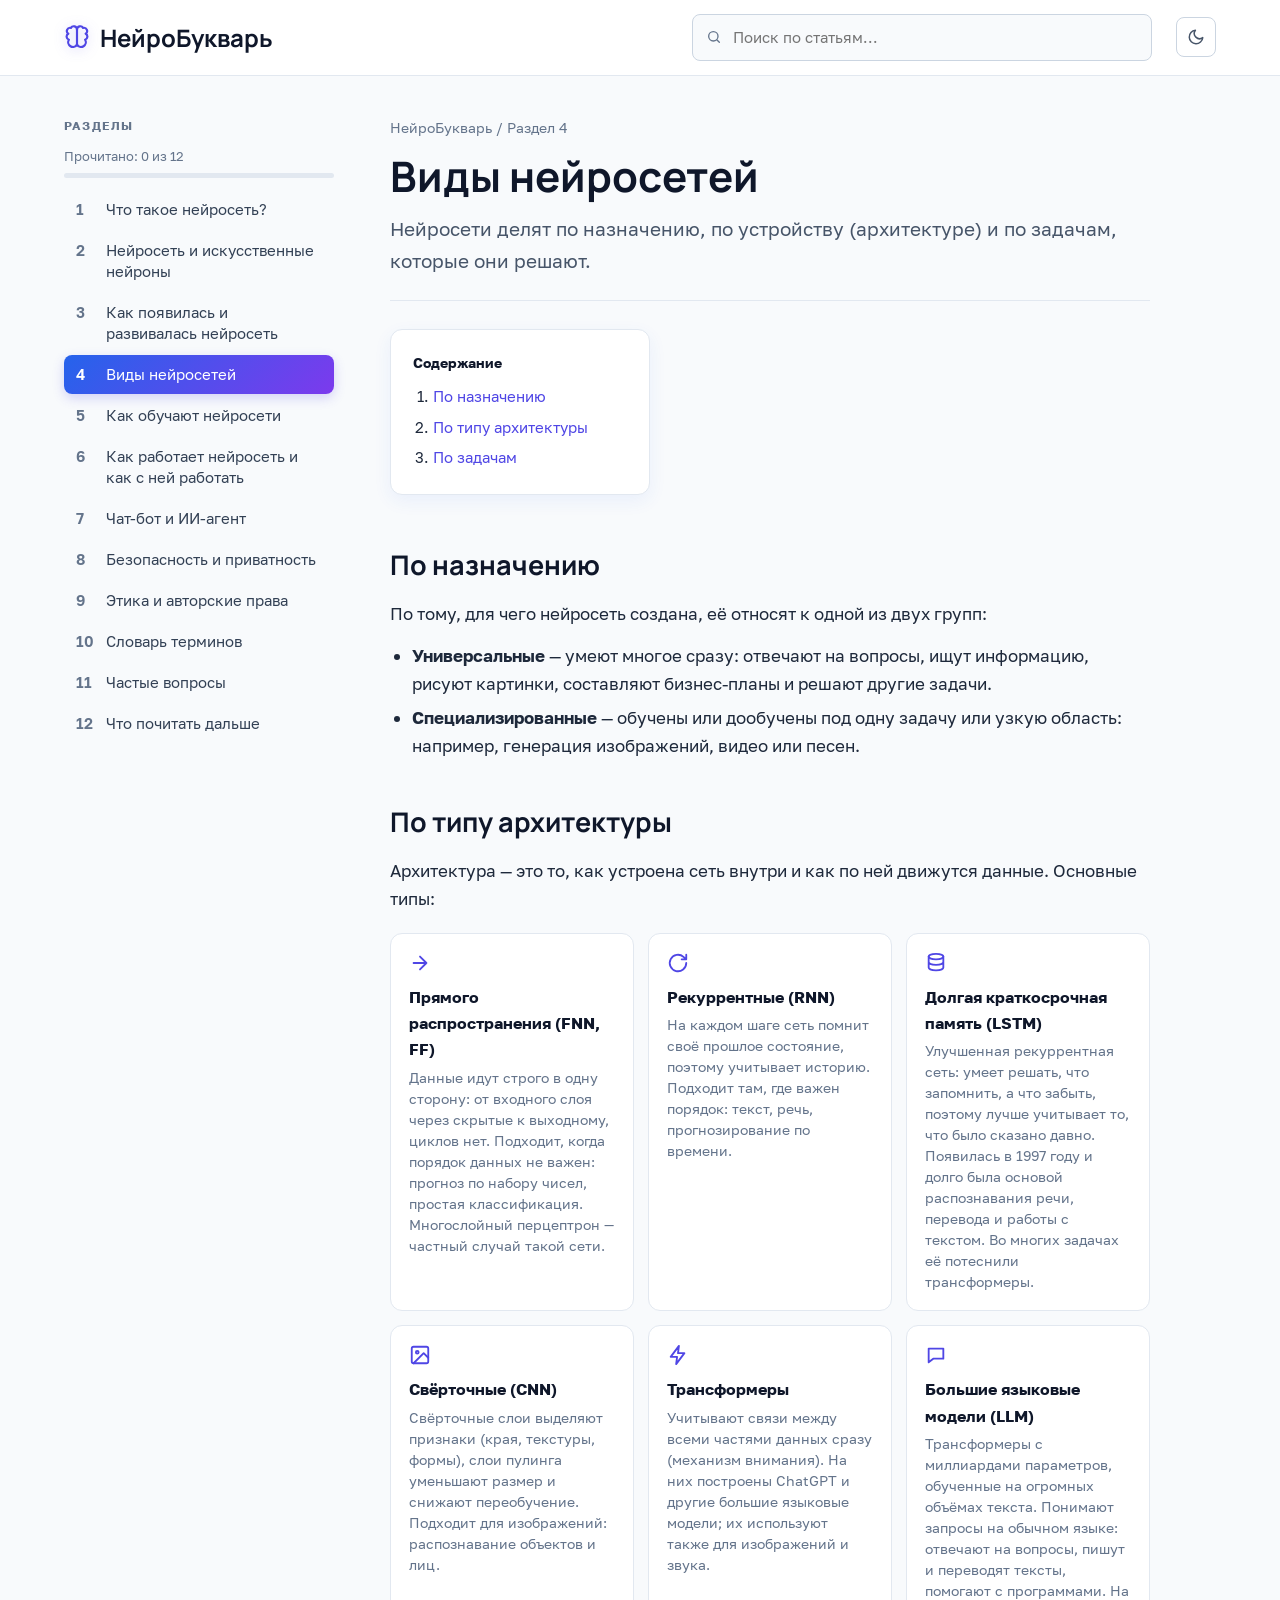
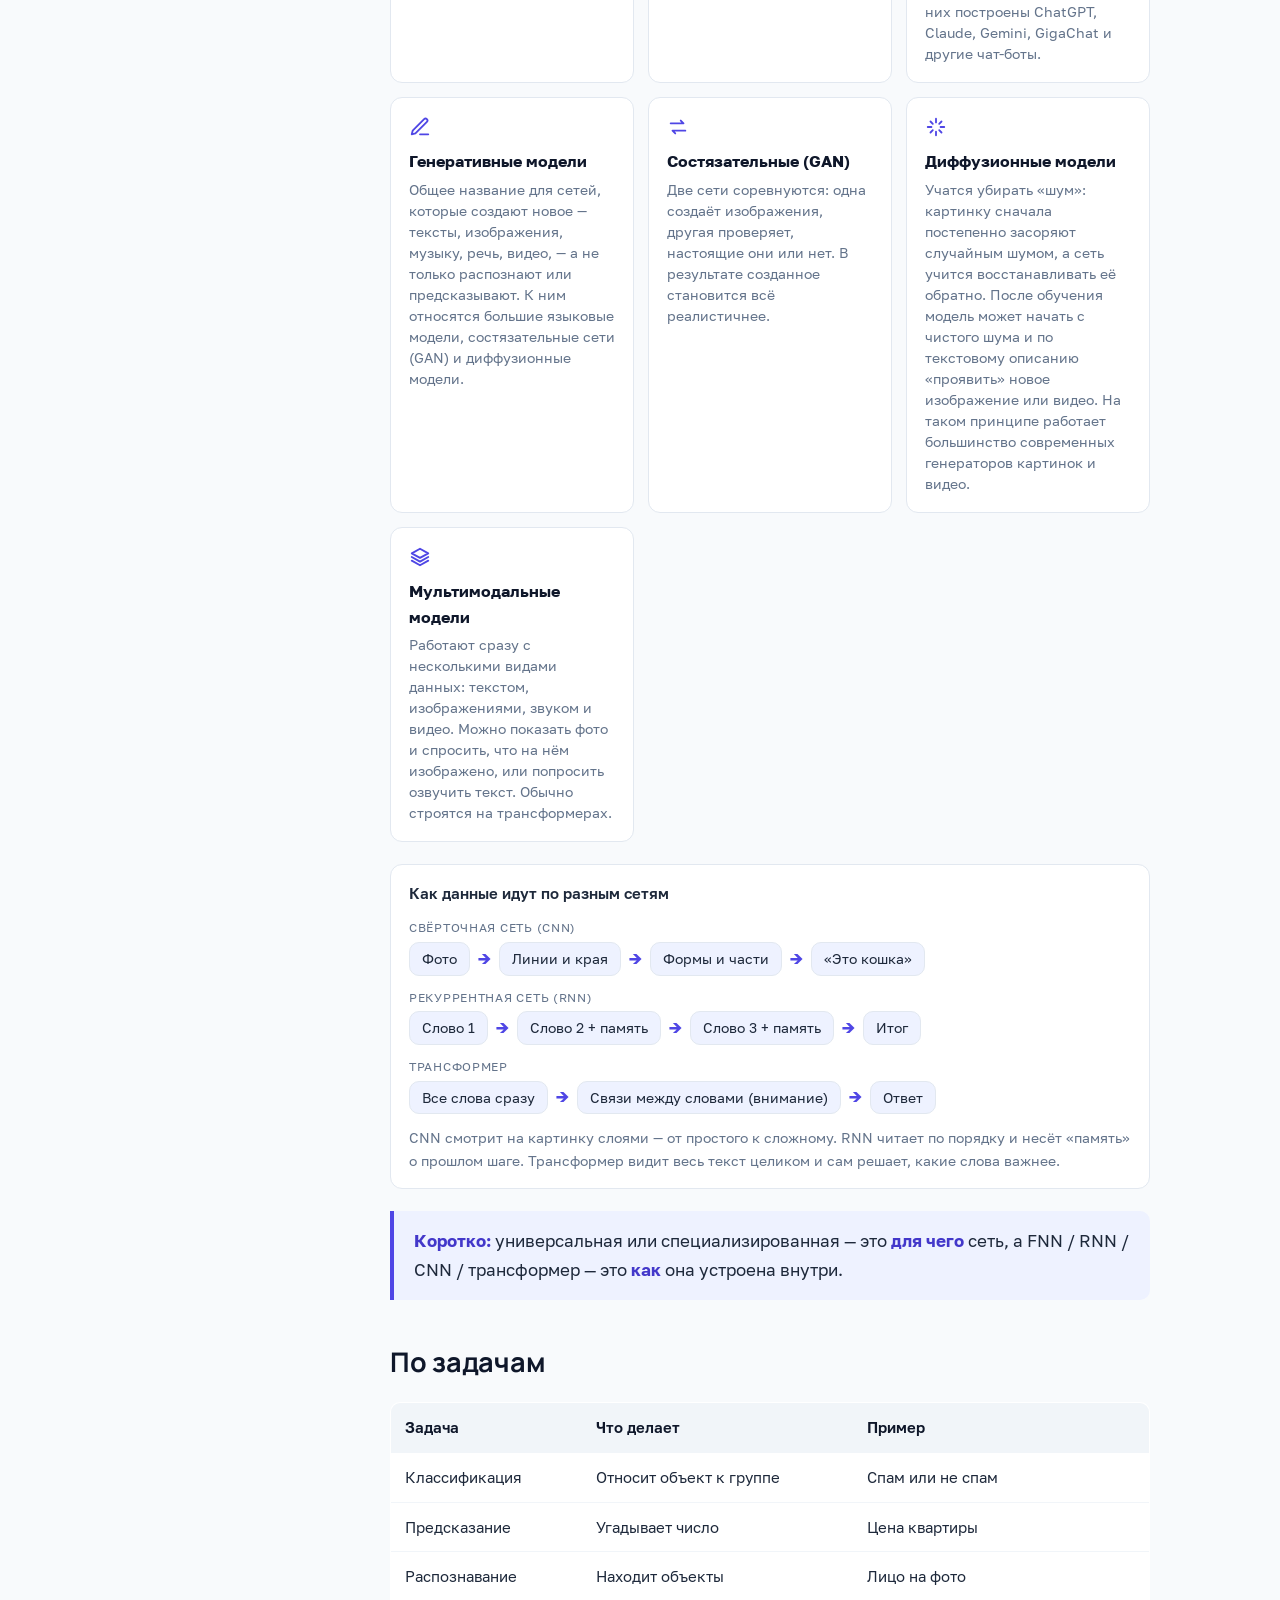
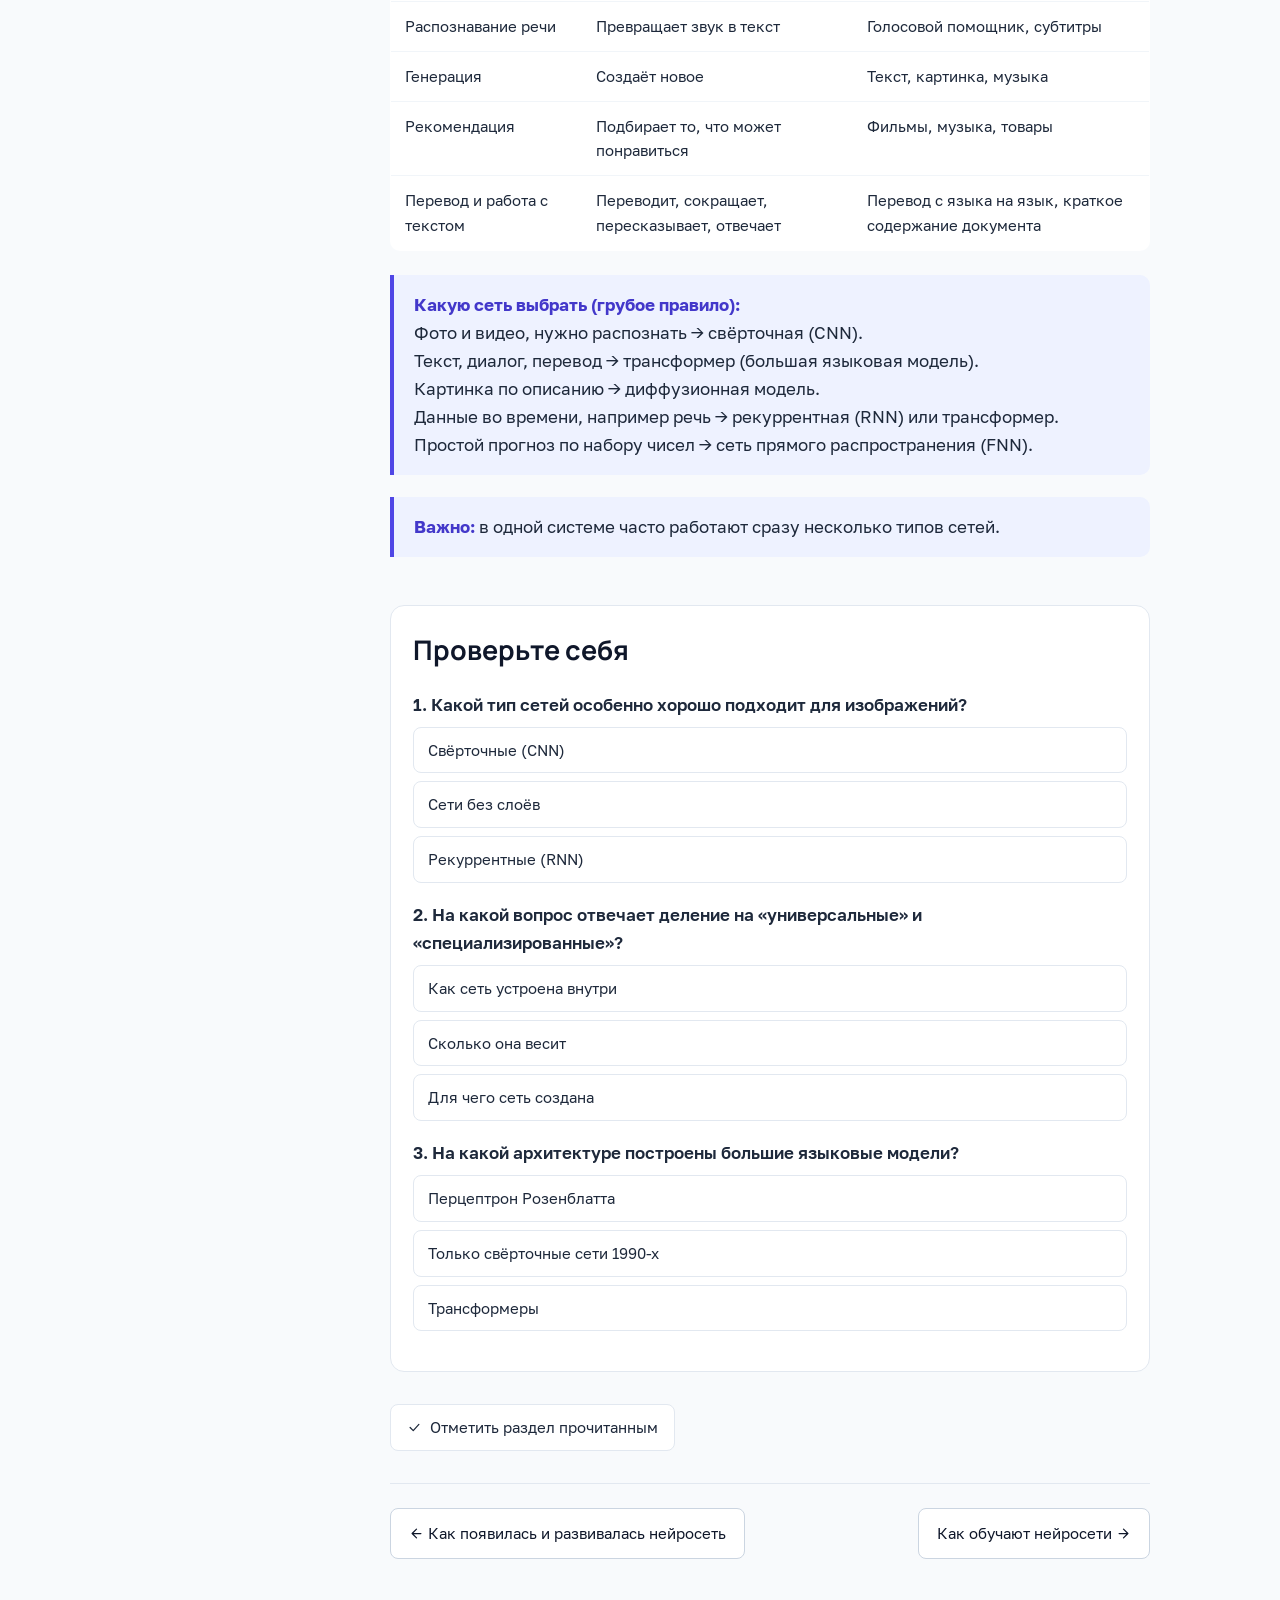
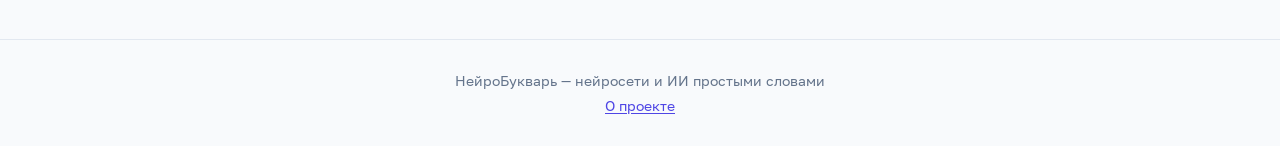
<file: vidy-neyrosetey.html>
<!DOCTYPE html>
<html lang="ru">
<head>
    <meta charset="UTF-8">
    <title>Виды нейросетей — НейроБукварь</title>
    <!-- PROTECTED: meta type -->
    <meta name="type" value="app" />
    <meta name="viewport" content="width=device-width, initial-scale=1.0">
    <meta name="theme-color" content="#f8fafc">
    <meta name="description" content="Виды нейросетей простыми словами: по назначению, по архитектуре (RNN, LSTM, CNN, трансформеры, GAN, диффузионные модели) и по решаемым задачам.">
    <meta name="robots" content="index, follow, max-image-preview:large">
    <link rel="canonical" href="https://as-2603.github.io/neurobukvar/vidy-neyrosetey.html">
    <meta property="og:site_name" content="НейроБукварь">
    <meta property="og:locale" content="ru_RU">
    <meta property="og:title" content="Виды нейросетей — НейроБукварь">
    <meta property="og:description" content="Виды нейросетей простыми словами: по назначению, по архитектуре (RNN, LSTM, CNN, трансформеры, GAN, диффузионные модели) и по решаемым задачам.">
    <meta property="og:type" content="article">
    <meta property="og:url" content="https://as-2603.github.io/neurobukvar/vidy-neyrosetey.html">
    <meta property="og:image" content="https://as-2603.github.io/neurobukvar/og.png">
    <meta property="og:image:width" content="1200">
    <meta property="og:image:height" content="630">
    <meta name="twitter:card" content="summary_large_image">
    <meta name="twitter:title" content="Виды нейросетей — НейроБукварь">
    <meta name="twitter:description" content="Виды нейросетей простыми словами: по назначению, по архитектуре (RNN, LSTM, CNN, трансформеры, GAN, диффузионные модели) и по решаемым задачам.">
    <meta name="twitter:image" content="https://as-2603.github.io/neurobukvar/og.png">
    <link rel="icon" href="favicon.svg" type="image/svg+xml"><link rel="apple-touch-icon" href="apple-touch-icon.png">
    <link rel="preload" href="fonts/Golos-Text_Regular.woff" as="font" type="font/woff" crossorigin>
    <link rel="preload" href="fonts/Manrope.woff" as="font" type="font/woff" crossorigin>
    <link rel="stylesheet" href="style.css">
    <script>try{var t=localStorage.getItem('np_theme');if(t!=='dark'&&t!=='light')t=matchMedia('(prefers-color-scheme: dark)').matches?'dark':'light';document.documentElement.setAttribute('data-theme',t)}catch(e){}</script>
    
<script type="application/ld+json">{"@context": "https://schema.org", "@type": "Article", "headline": "Виды нейросетей", "description": "Виды нейросетей простыми словами: по назначению, по архитектуре (RNN, LSTM, CNN, трансформеры, GAN, диффузионные модели) и по решаемым задачам.", "inLanguage": "ru", "dateModified": "2026-11-05", "mainEntityOfPage": "https://as-2603.github.io/neurobukvar/vidy-neyrosetey.html", "image": "https://as-2603.github.io/neurobukvar/og.png", "publisher": {"@type": "Organization", "name": "НейроБукварь", "url": "https://as-2603.github.io/neurobukvar/"}}</script>
<script type="application/ld+json">{"@context": "https://schema.org", "@type": "BreadcrumbList", "itemListElement": [{"@type": "ListItem", "position": 1, "name": "НейроБукварь", "item": "https://as-2603.github.io/neurobukvar/"}, {"@type": "ListItem", "position": 2, "name": "Виды нейросетей", "item": "https://as-2603.github.io/neurobukvar/vidy-neyrosetey.html"}]}</script>
</head>
<body data-p="3">
<a class="skip" href="#main" id="skip">Перейти к содержанию</a>

<!-- Иконки (спрайт) -->
<svg width="0" height="0" style="position:absolute" aria-hidden="true" focusable="false">
<symbol id="i-brain" viewBox="0 0 24 24"><path d="M12 5v14"/><path d="M12 5a3 3 0 0 0-5.6-1.4A3 3 0 0 0 4 9a3 3 0 0 0 .5 5.5A3.5 3.5 0 0 0 12 19"/><path d="M12 5a3 3 0 0 1 5.6-1.4A3 3 0 0 1 20 9a3 3 0 0 1-.5 5.5A3.5 3.5 0 0 1 12 19"/></symbol>
<symbol id="i-search" viewBox="0 0 24 24"><circle cx="11" cy="11" r="7"/><path d="m20 20-3.5-3.5"/></symbol>
<symbol id="i-moon" viewBox="0 0 24 24"><path d="M21 12.8A9 9 0 1 1 11.2 3 7 7 0 0 0 21 12.8z"/></symbol>
<symbol id="i-sun" viewBox="0 0 24 24"><circle cx="12" cy="12" r="4"/><path d="M12 2v2M12 20v2M4.9 4.9l1.4 1.4M17.7 17.7l1.4 1.4M2 12h2M20 12h2M4.9 19.1l1.4-1.4M17.7 6.3l1.4-1.4"/></symbol>
<symbol id="i-up" viewBox="0 0 24 24"><path d="M12 19V5M5 12l7-7 7 7"/></symbol>
<symbol id="i-left" viewBox="0 0 24 24"><path d="M19 12H5M12 19l-7-7 7-7"/></symbol>
<symbol id="i-right" viewBox="0 0 24 24"><path d="M5 12h14M12 5l7 7-7 7"/></symbol>
<symbol id="i-x" viewBox="0 0 24 24"><path d="M18 6 6 18M6 6l12 12"/></symbol>
<symbol id="i-check" viewBox="0 0 24 24"><path d="m5 12 5 5 9-10"/></symbol>
<symbol id="i-copy" viewBox="0 0 24 24"><rect x="9" y="9" width="11" height="11" rx="2"/><path d="M5 15V6a2 2 0 0 1 2-2h9"/></symbol>
<symbol id="i-help" viewBox="0 0 24 24"><circle cx="12" cy="12" r="10"/><path d="M9.1 9a3 3 0 0 1 5.8 1c0 2-3 2.5-3 4M12 17.5h.01"/></symbol>
<symbol id="i-nodes" viewBox="0 0 24 24"><circle cx="12" cy="5" r="2.5"/><circle cx="5" cy="18" r="2.5"/><circle cx="19" cy="18" r="2.5"/><path d="M11 7.3 6 15.7M13 7.3l5 8.4M7.5 18h9"/></symbol>
<symbol id="i-clock" viewBox="0 0 24 24"><circle cx="12" cy="12" r="9"/><path d="M12 7v5l3 2"/></symbol>
<symbol id="i-sitemap" viewBox="0 0 24 24"><rect x="9" y="3" width="6" height="5" rx="1"/><rect x="3" y="16" width="6" height="5" rx="1"/><rect x="15" y="16" width="6" height="5" rx="1"/><path d="M12 8v4M6 16v-4h12v4"/></symbol>
<symbol id="i-cap" viewBox="0 0 24 24"><path d="M2 9l10-5 10 5-10 5z"/><path d="M6 11.5V16c0 1.5 3 3 6 3s6-1.5 6-3v-4.5"/></symbol>
<symbol id="i-gears" viewBox="0 0 24 24"><circle cx="12" cy="12" r="3"/><path d="M12 2v3M12 19v3M2 12h3M19 12h3M4.9 4.9 7 7M17 17l2.1 2.1M4.9 19.1 7 17M17 7l2.1-2.1"/></symbol>
<symbol id="i-robot" viewBox="0 0 24 24"><rect x="4" y="8" width="16" height="12" rx="2"/><path d="M12 8V5M9 13h.01M15 13h.01M9 17h6"/><circle cx="12" cy="3.5" r="1"/></symbol>
<symbol id="i-rotate" viewBox="0 0 24 24"><path d="M21 12a9 9 0 1 1-3-6.7L21 8M21 3v5h-5"/></symbol>
<symbol id="i-image" viewBox="0 0 24 24"><rect x="3" y="3" width="18" height="18" rx="2"/><circle cx="9" cy="9" r="1.5"/><path d="m21 15-5-5L5 21"/></symbol>
<symbol id="i-bolt" viewBox="0 0 24 24"><path d="M13 2 4 14h7l-1 8 9-12h-7z"/></symbol>
<symbol id="i-swap" viewBox="0 0 24 24"><path d="M4 8h14l-3-3M20 16H6l3 3"/></symbol>
<symbol id="i-shield" viewBox="0 0 24 24"><path d="M12 3 4 6v6c0 5 3.5 8 8 9 4.5-1 8-4 8-9V6z"/><path d="m9 12 2 2 4-4"/></symbol>
<symbol id="i-scale" viewBox="0 0 24 24"><path d="M12 3v18M6 21h12M5 7h14"/><path d="M5 7 2 14a3 3 0 0 0 6 0zM19 7l-3 7a3 3 0 0 0 6 0z"/></symbol>
<symbol id="i-book" viewBox="0 0 24 24"><path d="M4 4h10a4 4 0 0 1 4 4v12H8a4 4 0 0 1-4-4z"/><path d="M4 16a4 4 0 0 1 4-4h10"/></symbol>
<symbol id="i-memory" viewBox="0 0 24 24"><ellipse cx="12" cy="5" rx="8" ry="3"/><path d="M4 5v6c0 1.7 3.6 3 8 3s8-1.3 8-3V5M4 11v6c0 1.7 3.6 3 8 3s8-1.3 8-3v-6"/></symbol>
<symbol id="i-edit" viewBox="0 0 24 24"><path d="M12 20h9"/><path d="M16.5 3.5a2.1 2.1 0 0 1 3 3L7 19l-4 1 1-4z"/></symbol>
<symbol id="i-spark" viewBox="0 0 24 24"><path d="M12 3v4M12 17v4M3 12h4M17 12h4M6 6l2.5 2.5M15.5 15.5 18 18M18 6l-2.5 2.5M8.5 15.5 6 18"/></symbol>
<symbol id="i-layers" viewBox="0 0 24 24"><path d="M12 3 3 8l9 5 9-5z"/><path d="M3 12l9 5 9-5"/><path d="M3 16l9 5 9-5"/></symbol>
<symbol id="i-chat" viewBox="0 0 24 24"><path d="M4 5h16v11H9l-5 4z"/></symbol>
<symbol id="i-bookopen" viewBox="0 0 24 24"><path d="M2 5c3-1 7-1 10 2 3-3 7-3 10-2v14c-3-1-7-1-10 2-3-3-7-3-10-2z"/><path d="M12 7v14"/></symbol>
</svg>

<header>
    <div class="bar">
        <a class="logo" href="index.html" aria-label="НейроБукварь — на главную"><svg class="ic" aria-hidden="true"><use href="#i-brain"/></svg><span>НейроБукварь</span></a>
        <div class="search"><svg class="ic" aria-hidden="true"><use href="#i-search"/></svg><input id="q" type="search" placeholder="Поиск по статьям..." aria-label="Поиск по статьям" autocomplete="off"></div>
        <button id="theme" class="theme-btn" aria-label="Переключить тему" title="Переключить тему"></button>
    </div>
</header>
<div class="wrap">
    <nav aria-label="Разделы">
        <h4>Разделы</h4>
        <div class="prog" id="prog"></div>
        <div id="menu"><a href="index.html"><span>1</span>Что такое нейросеть?</a><a href="neyroset-i-iskusstvennye-neyrony.html"><span>2</span>Нейросеть и искусственные нейроны</a><a href="istoriya-neyrosetey.html"><span>3</span>Как появилась и развивалась нейросеть</a><a href="vidy-neyrosetey.html" class="active" aria-current="page"><span>4</span>Виды нейросетей</a><a href="kak-obuchayut-neyroseti.html"><span>5</span>Как обучают нейросети</a><a href="kak-rabotaet-neyroset-i-kak-s-ney-rabotat.html"><span>6</span>Как работает нейросеть и как с ней работать</a><a href="chat-bot-i-ii-agent.html"><span>7</span>Чат-бот и ИИ-агент</a><a href="bezopasnost-i-privatnost.html"><span>8</span>Безопасность и приватность</a><a href="etika-i-avtorskie-prava.html"><span>9</span>Этика и авторские права</a><a href="slovar-terminov.html"><span>10</span>Словарь терминов</a><a href="chastye-voprosy.html"><span>11</span>Частые вопросы</a><a href="chto-pochitat-dalshe.html"><span>12</span>Что почитать дальше</a></div>
    </nav>
    <main id="main" tabindex="-1"><div class="crumbs">НейроБукварь / Раздел 4</div><h1>Виды нейросетей</h1><p class="lead">Нейросети делят по назначению, по устройству (архитектуре) и по задачам, которые они решают.</p>
<div class="toc"><b>Содержание</b><ol><li><a href="#d1">По назначению</a></li><li><a href="#d2">По типу архитектуры</a></li><li><a href="#d3">По задачам</a></li></ol></div>
<h2 id="d1">По назначению</h2>
<p>По тому, для чего нейросеть создана, её относят к одной из двух групп:</p>
<ul>
<li><b>Универсальные</b> — умеют многое сразу: отвечают на вопросы, ищут информацию, рисуют картинки, составляют бизнес-планы и решают другие задачи.</li>
<li><b>Специализированные</b> — обучены или дообучены под одну задачу или узкую область: например, генерация изображений, видео или песен.</li>
</ul>
<h2 id="d2">По типу архитектуры</h2>
<p>Архитектура — это то, как устроена сеть внутри и как по ней движутся данные. Основные типы:</p>
<div class="cards">
<div class="card static"><svg class="ic" aria-hidden="true"><use href="#i-right"/></svg><b>Прямого распространения (FNN, FF)</b><small>Данные идут строго в одну сторону: от входного слоя через скрытые к выходному, циклов нет. Подходит, когда порядок данных не важен: прогноз по набору чисел, простая классификация. Многослойный перцептрон — частный случай такой сети.</small></div>
<div class="card static"><svg class="ic" aria-hidden="true"><use href="#i-rotate"/></svg><b>Рекуррентные (RNN)</b><small>На каждом шаге сеть помнит своё прошлое состояние, поэтому учитывает историю. Подходит там, где важен порядок: текст, речь, прогнозирование по времени.</small></div>
<div class="card static"><svg class="ic" aria-hidden="true"><use href="#i-memory"/></svg><b>Долгая краткосрочная память (LSTM)</b><small>Улучшенная рекуррентная сеть: умеет решать, что запомнить, а что забыть, поэтому лучше учитывает то, что было сказано давно. Появилась в 1997 году и долго была основой распознавания речи, перевода и работы с текстом. Во многих задачах её потеснили трансформеры.</small></div>
<div class="card static"><svg class="ic" aria-hidden="true"><use href="#i-image"/></svg><b>Свёрточные (CNN)</b><small>Свёрточные слои выделяют признаки (края, текстуры, формы), слои пулинга уменьшают размер и снижают переобучение. Подходит для изображений: распознавание объектов и лиц.</small></div>
<div class="card static"><svg class="ic" aria-hidden="true"><use href="#i-bolt"/></svg><b>Трансформеры</b><small>Учитывают связи между всеми частями данных сразу (механизм внимания). На них построены ChatGPT и другие большие языковые модели; их используют также для изображений и звука.</small></div>
<div class="card static"><svg class="ic" aria-hidden="true"><use href="#i-chat"/></svg><b>Большие языковые модели (LLM)</b><small>Трансформеры с миллиардами параметров, обученные на огромных объёмах текста. Понимают запросы на обычном языке: отвечают на вопросы, пишут и переводят тексты, помогают с программами. На них построены ChatGPT, Claude, Gemini, GigaChat и другие чат-боты.</small></div>
<div class="card static"><svg class="ic" aria-hidden="true"><use href="#i-edit"/></svg><b>Генеративные модели</b><small>Общее название для сетей, которые создают новое — тексты, изображения, музыку, речь, видео, — а не только распознают или предсказывают. К ним относятся большие языковые модели, состязательные сети (GAN) и диффузионные модели.</small></div>
<div class="card static"><svg class="ic" aria-hidden="true"><use href="#i-swap"/></svg><b>Состязательные (GAN)</b><small>Две сети соревнуются: одна создаёт изображения, другая проверяет, настоящие они или нет. В результате созданное становится всё реалистичнее.</small></div>
<div class="card static"><svg class="ic" aria-hidden="true"><use href="#i-spark"/></svg><b>Диффузионные модели</b><small>Учатся убирать «шум»: картинку сначала постепенно засоряют случайным шумом, а сеть учится восстанавливать её обратно. После обучения модель может начать с чистого шума и по текстовому описанию «проявить» новое изображение или видео. На таком принципе работает большинство современных генераторов картинок и видео.</small></div>
<div class="card static"><svg class="ic" aria-hidden="true"><use href="#i-layers"/></svg><b>Мультимодальные модели</b><small>Работают сразу с несколькими видами данных: текстом, изображениями, звуком и видео. Можно показать фото и спросить, что на нём изображено, или попросить озвучить текст. Обычно строятся на трансформерах.</small></div>
</div>
<figure class="fig"><div class="t">Как данные идут по разным сетям</div>
<div class="fl">Свёрточная сеть (CNN)</div><div class="flow"><span class="n">Фото</span><span class="a" aria-hidden="true">→</span><span class="n">Линии и края</span><span class="a" aria-hidden="true">→</span><span class="n">Формы и части</span><span class="a" aria-hidden="true">→</span><span class="n">«Это кошка»</span></div>
<div class="fl">Рекуррентная сеть (RNN)</div><div class="flow"><span class="n">Слово 1</span><span class="a" aria-hidden="true">→</span><span class="n">Слово 2 + память</span><span class="a" aria-hidden="true">→</span><span class="n">Слово 3 + память</span><span class="a" aria-hidden="true">→</span><span class="n">Итог</span></div>
<div class="fl">Трансформер</div><div class="flow"><span class="n">Все слова сразу</span><span class="a" aria-hidden="true">→</span><span class="n">Связи между словами (внимание)</span><span class="a" aria-hidden="true">→</span><span class="n">Ответ</span></div>
<p class="cap">CNN смотрит на картинку слоями — от простого к сложному. RNN читает по порядку и несёт «память» о прошлом шаге. Трансформер видит весь текст целиком и сам решает, какие слова важнее.</p></figure>
<div class="box"><b>Коротко:</b> универсальная или специализированная — это <b>для чего</b> сеть, а FNN / RNN / CNN / трансформер — это <b>как</b> она устроена внутри.</div>
<h2 id="d3">По задачам</h2>
<div class="tw"><table><tr><th>Задача</th><th>Что делает</th><th>Пример</th></tr>
<tr><td>Классификация</td><td>Относит объект к группе</td><td>Спам или не спам</td></tr>
<tr><td>Предсказание</td><td>Угадывает число</td><td>Цена квартиры</td></tr>
<tr><td>Распознавание</td><td>Находит объекты</td><td>Лицо на фото</td></tr>
<tr><td>Распознавание речи</td><td>Превращает звук в текст</td><td>Голосовой помощник, субтитры</td></tr>
<tr><td>Генерация</td><td>Создаёт новое</td><td>Текст, картинка, музыка</td></tr>
<tr><td>Рекомендация</td><td>Подбирает то, что может понравиться</td><td>Фильмы, музыка, товары</td></tr>
<tr><td>Перевод и работа с текстом</td><td>Переводит, сокращает, пересказывает, отвечает</td><td>Перевод с языка на язык, краткое содержание документа</td></tr></table></div>
<div class="box"><b>Какую сеть выбрать (грубое правило):</b><br>Фото и видео, нужно распознать → свёрточная (CNN).<br>Текст, диалог, перевод → трансформер (большая языковая модель).<br>Картинка по описанию → диффузионная модель.<br>Данные во времени, например речь → рекуррентная (RNN) или трансформер.<br>Простой прогноз по набору чисел → сеть прямого распространения (FNN).</div>
<div class="box"><b>Важно:</b> в одной системе часто работают сразу несколько типов сетей.</div>
<section class="quiz" aria-label="Проверьте себя"><h2>Проверьте себя</h2><div class="qq"><p class="qt">1. Какой тип сетей особенно хорошо подходит для изображений?</p><div class="qo"><button type="button" data-ok="1">Свёрточные (CNN)</button><button type="button">Рекуррентные (RNN)</button><button type="button">Сети без слоёв</button></div><p class="qe" hidden>Свёрточные слои выделяют края, формы и другие признаки изображения.</p></div><div class="qq"><p class="qt">2. На какой вопрос отвечает деление на «универсальные» и «специализированные»?</p><div class="qo"><button type="button">Как сеть устроена внутри</button><button type="button" data-ok="1">Для чего сеть создана</button><button type="button">Сколько она весит</button></div><p class="qe" hidden>Это деление по назначению. Устройство описывает архитектура: FNN, RNN, CNN, трансформер.</p></div><div class="qq"><p class="qt">3. На какой архитектуре построены большие языковые модели?</p><div class="qo"><button type="button">Перцептрон Розенблатта</button><button type="button" data-ok="1">Трансформеры</button><button type="button">Только свёрточные сети 1990-х</button></div><p class="qe" hidden>Механизм внимания трансформеров позволяет учитывать связи между всеми словами сразу.</p></div><p class="qs" aria-live="polite"></p></section><button type="button" class="readbtn" onclick="toggleRead(3)" aria-pressed="false"><svg class="ic" aria-hidden="true"><use href="#i-check"/></svg><span>Отметить раздел прочитанным</span></button>
 <div class="pager"><a href="istoriya-neyrosetey.html" rel="prev"><span><svg class="ic" aria-hidden="true"><use href="#i-left"/></svg> Как появилась и развивалась нейросеть</span></a>
 <a href="kak-obuchayut-neyroseti.html" rel="next"><span>Как обучают нейросети <svg class="ic" aria-hidden="true"><use href="#i-right"/></svg></span></a></div></main>
</div>
<footer id="foot">НейроБукварь — нейросети и ИИ простыми словами<br><a class="lnk" href="o-proekte.html">О проекте</a></footer>
<button id="top" class="toTop" aria-label="Наверх" title="Наверх"><svg class="ic" aria-hidden="true"><use href="#i-up"/></svg></button>

<!-- Image Zoom Overlay -->
<div id="imgOverlay" class="img-overlay">
  <div class="img-overlay-content">
    <img id="imgOverlayImg" class="img-overlay-img" alt="">
    <button class="img-overlay-close" aria-label="Закрыть"><svg class="ic" aria-hidden="true"><use href="#i-x"/></svg></button>
  </div>
</div>
<script src="search-data.js" defer></script>
<script src="app.js" defer></script>
</body>
</html>
</file>
<file: style.css>
/* ===== Шрифты ===== */
        @font-face {
            font-family: 'Manrope';
            src: url('fonts/Manrope.woff') format('woff');
            font-weight: 200 800;
            font-style: normal;
            font-display: swap;
        }
        @font-face {
            font-family: 'Golos Text';
            src: url('fonts/Golos-Text_Regular.woff') format('woff');
            font-weight: 400;
            font-style: normal;
            font-display: swap;
        }
        @font-face {
            font-family: 'Golos Text';
            src: url('fonts/Golos-Text_Medium.woff') format('woff');
            font-weight: 500;
            font-style: normal;
            font-display: swap;
        }
        @font-face {
            font-family: 'Golos Text';
            src: url('fonts/Golos-Text_DemiBold.woff') format('woff');
            font-weight: 600;
            font-style: normal;
            font-display: swap;
        }
        @font-face {
            font-family: 'Golos Text';
            src: url('fonts/Golos-Text_Bold.woff') format('woff');
            font-weight: 700;
            font-style: normal;
            font-display: swap;
        }

        /* ===== Переменные (Палитра "Нейро-Индиго" для всех возрастов) ===== */
        :root{
            --bg2:#ffffff;
            --bd:#e2e8f0;
            --tx:#1e293b;
            --ac:#4f46e5;       /* Главный цвет ИИ: дружелюбный индиго */
            --ac-grad:linear-gradient(135deg, #2563eb 0%, #7c3aed 100%); /* Нейро-градиент */
            --soft:#eef2ff;     /* Мягкая лавандово-голубая подложка для важных блоков */
            --mut:#64748b;
            --ok:#16a34a;
            --bad:#e11d48;
        }
        [data-theme="dark"]{
            --bg2:#151928;
            --bd:#293046;
            --tx:#e2e8f0;
            --ac:#818cf8;       /* Светящийся мягкий неон для темной темы */
            --soft:#1e2238;
            --mut:#94a3b8;
        }

        *{box-sizing:border-box;margin:0;padding:0}
        html{scroll-behavior:smooth}
        body{font-family:'Golos Text',sans-serif;background:#f8fafc;color:#0f172a;line-height:1.65;font-size:17px;transition:background .25s,color .25s}
        .ic{width:1em;height:1em;fill:none;stroke:currentColor;stroke-width:2;stroke-linecap:round;stroke-linejoin:round;vertical-align:-.125em;flex-shrink:0}
        .skip{position:absolute;left:-999px;top:8px;background:#4f46e5;color:#fff;padding:8px 14px;border-radius:8px;z-index:200;text-decoration:none}
        .skip:focus{left:8px}
        header{background:#fff;border-bottom:1px solid #e2e8f0;position:sticky;top:0;z-index:10}
        .bar{max-width:1200px;margin:0 auto;padding:14px 24px;display:flex;align-items:center;gap:24px}
        .logo{text-decoration:none;font-family:'Manrope',sans-serif;font-size:24px;font-weight:700;color:#0f172a;display:flex;align-items:center;gap:10px;cursor:pointer;white-space:nowrap}
        .logo .ic{color:#4f46e5;font-size:26px;filter:drop-shadow(0 2px 6px rgba(79,70,229,.25))}
        .search{flex:1;max-width:460px;margin-left:auto;position:relative;min-width:0}
        .search input{width:100%;padding:10px 14px 10px 40px;border:1px solid #cbd5e1;border-radius:8px;background:#f8fafc;font:inherit;font-size:15px;color:#0f172a;outline:none;transition:.2s}
        .search input:focus{border-color:#4f46e5;background:#fff;box-shadow:0 0 0 3px rgba(79,70,229,.12)}
        .search .ic{position:absolute;left:14px;top:50%;transform:translateY(-50%);color:#64748b;font-size:16px}
        .theme-btn{flex-shrink:0;background:none;border:1px solid #cbd5e1;border-radius:8px;width:40px;height:40px;cursor:pointer;color:#475569;font-size:18px;transition:.2s;display:flex;align-items:center;justify-content:center}
        .theme-btn:hover{border-color:#4f46e5;color:#4f46e5}
        .wrap{max-width:1200px;margin:0 auto;padding:40px 24px 80px;display:grid;grid-template-columns:270px 1fr;gap:56px}
        nav{position:sticky;top:90px;align-self:start}
        nav h4{font-size:12px;letter-spacing:.1em;text-transform:uppercase;color:#64748b;margin-bottom:10px}
        .prog{font-size:13px;color:#64748b;margin-bottom:12px}
        .pbar{height:5px;background:#e2e8f0;border-radius:3px;margin-top:6px;overflow:hidden}
        .pbar i{display:block;height:100%;background:linear-gradient(90deg, #06b6d4, #4f46e5);width:0;transition:width .3s}
        nav a{display:flex;text-decoration:none;gap:12px;width:100%;text-align:left;background:none;border:none;padding:9px 12px;border-radius:8px;font:inherit;font-size:15px;color:#334155;cursor:pointer;transition:.2s;margin-bottom:2px;line-height:1.4}
        nav a span{color:#64748b;font-weight:600;min-width:18px}
        nav a .rd{margin-left:auto;color:var(--ok);margin-top:3px}
        nav a:hover{background:#eef2ff;color:#4f46e5}
        nav a.active{background:var(--ac-grad);color:#fff;box-shadow:0 4px 12px rgba(79,70,229,.22)}
        nav a.active span{color:#fff}
        nav a.active .rd{color:#fff}
        main{min-width:0;max-width:760px}
        main:focus,h1:focus{outline:none}
        .crumbs{font-size:14px;color:#64748b;margin-bottom:12px}
        h1{font-family:'Manrope',sans-serif;font-size:42px;line-height:1.2;margin-bottom:12px;color:#0f172a}
        .lead{font-size:19px;color:#475569;padding-bottom:24px;border-bottom:1px solid #e2e8f0;margin-bottom:28px}
        h2{font-family:'Manrope',sans-serif;font-size:27px;margin:40px 0 12px;color:#0f172a}
        h3{font-size:19px;margin:26px 0 8px;color:#0f172a;font-family:'Manrope',sans-serif}
        h2[id],h3[id]{scroll-margin-top:90px}
        p{margin-bottom:14px;color:#1e293b}
        ul,ol{margin:0 0 16px 22px;color:#1e293b}
        li{margin-bottom:6px}
        a.lnk{color:var(--ac);text-decoration:underline;text-underline-offset:2px}
        main img{max-width:100%;height:auto;display:block;border:1px solid #e2e8f0;border-radius:12px;margin:22px auto;background:#fff;cursor:zoom-in}
        .box{background:#eef2ff;border-left:4px solid #4f46e5;padding:16px 20px;border-radius:0 10px 10px 0;margin:22px 0;color:#1e293b}
        .box b{color:#4338ca}
        .tw{overflow-x:auto;margin:18px 0 24px;-webkit-overflow-scrolling:touch}
        table{width:100%;border-collapse:collapse;margin:0;font-size:15px;background:#fff;border-radius:10px;overflow:hidden;border:1px solid #e2e8f0}
        th,td{padding:12px 14px;text-align:left;border-bottom:1px solid #f1f5f9;vertical-align:top;color:#1e293b}
        th{background:#f1f5f9;font-weight:600;color:#0f172a}
        .pager{display:flex;justify-content:space-between;gap:12px;margin-top:32px;padding-top:24px;border-top:1px solid #e2e8f0}
        .pager a{text-decoration:none;display:flex;align-items:center;background:#fff;border:1px solid #cbd5e1;border-radius:8px;padding:12px 18px;font:inherit;font-size:15px;color:#0f172a;cursor:pointer;transition:.2s;text-align:left}
        .pager a:hover{border-color:#4f46e5;color:#4f46e5;background:#eef2ff}
        .toc{background:#fff;border:1px solid #e2e8f0;border-radius:12px;padding:18px 22px;margin-bottom:8px;display:inline-block;min-width:260px;max-width:100%;box-shadow:0 6px 18px rgba(37,99,235,.07)}
        .toc b{font-size:14px;color:#0f172a}
        .toc ol{margin:8px 0 0 20px;font-size:15px}
        .toc a{color:#4f46e5;text-decoration:none}
        .toc a:hover{text-decoration:underline}
        .cards{display:grid;grid-template-columns:repeat(auto-fill,minmax(220px,1fr));gap:14px;margin:20px 0}
        .card{background:#fff;border:1px solid #e2e8f0;border-radius:12px;padding:18px;cursor:pointer;transition:.2s;display:block;width:100%;text-align:left;font:inherit;color:inherit}
        .card:hover{border-color:#4f46e5;transform:translateY(-2px);box-shadow:0 6px 16px rgba(79,70,229,.1)}
        .card.static{cursor:default}
        .card.static:hover{border-color:#e2e8f0;transform:none;box-shadow:none}
        .card .ic{color:#4f46e5;font-size:22px;margin-bottom:10px;display:block}
        .card b{display:block;margin-bottom:4px;color:#0f172a;font-size:16px}
        .card small{color:#64748b;font-size:14px;line-height:1.5;display:block}
        .empty{color:#64748b;padding:20px 0}
        mark{background:#fef08a;color:#0f172a;border-radius:3px;padding:0 2px}
        footer{border-top:1px solid #e2e8f0;padding:28px;text-align:center;color:#64748b;font-size:14px;line-height:1.8}
        .toTop{position:fixed;right:24px;bottom:24px;width:46px;height:46px;border-radius:50%;border:1px solid #cbd5e1;background:#fff;color:#4f46e5;cursor:pointer;opacity:0;pointer-events:none;transition:.25s;box-shadow:0 4px 14px rgba(79,70,229,.18);font-size:18px;z-index:20;display:flex;align-items:center;justify-content:center}
        .toTop.show{opacity:1;pointer-events:auto}
        .toTop:hover{border-color:#4f46e5;background:#eef2ff}

        /* ===== Новые блоки ===== */
        .fig{background:var(--bg2);border:1px solid var(--bd);border-radius:12px;padding:16px 18px;margin:22px 0}
        .fig .t{font-weight:600;font-size:15px;color:var(--tx);margin-bottom:4px}
        .fig .fl{font-size:12px;color:var(--mut);text-transform:uppercase;letter-spacing:.06em;margin:12px 0 4px}
        .fig .cap{font-size:14px;color:var(--mut);margin:12px 0 0}
        .flow{display:flex;flex-wrap:wrap;align-items:center;gap:8px;margin:4px 0}
        .flow .n{background:var(--soft);border:1px solid var(--bd);border-radius:10px;padding:6px 12px;font-size:14px;line-height:1.4;color:var(--tx)}
        .flow .a{color:var(--ac);font-weight:700}
        .nojs{padding:20px;border:1px solid var(--bd);border-radius:10px;background:var(--soft);color:var(--tx)}
        .demo{background:var(--bg2);border:1px solid var(--bd);border-radius:14px;padding:18px 20px;margin:22px 0}
        .demo .demo-h{color:var(--tx);margin-bottom:6px}
        .demo .row{display:flex;flex-wrap:wrap;align-items:center;gap:6px 18px;padding:8px 0;border-bottom:1px dashed var(--bd)}
        .demo label{font-size:15px;color:var(--tx);display:flex;align-items:center;gap:8px}
        .demo .row label:first-child{min-width:220px}
        .demo input[type=range]{width:140px;accent-color:var(--ac)}
        .demo input[type=checkbox]{width:18px;height:18px;accent-color:var(--ac)}
        .demo output{min-width:2.4ch;font-weight:600;color:var(--ac)}
        .demo .demo-f{font-size:14px;color:var(--mut);margin:12px 0 4px}
        .demo .demo-r{font-weight:600;color:var(--tx);margin:0}
        .prompt{display:flex;gap:10px;align-items:flex-start;background:var(--bg2);border:1px solid var(--bd);border-radius:10px;padding:12px 14px;margin:10px 0}
        .prompt span{flex:1;font-size:15px;color:var(--tx)}
        .copy{flex-shrink:0;font:inherit;font-size:13px;padding:6px 10px;border:1px solid var(--bd);border-radius:8px;background:transparent;color:var(--tx);cursor:pointer;display:flex;gap:6px;align-items:center}
        .copy em{font-style:normal}
        .copy:hover{border-color:var(--ac);color:var(--ac)}
        details{background:var(--bg2);border:1px solid var(--bd);border-radius:10px;margin:10px 0}
        summary{cursor:pointer;padding:14px 18px;font-weight:600;color:var(--tx);list-style:none;display:flex;justify-content:space-between;gap:12px}
        summary::-webkit-details-marker{display:none}
        summary::after{content:"+";color:var(--ac);font-size:20px;line-height:1.2}
        details[open] summary::after{content:"\2013"}
        details>div{padding:0 18px 6px}
        dl.gl dt{font-family:'Manrope',sans-serif;font-weight:700;margin-top:18px;color:var(--tx)}
        dl.gl dd{margin:2px 0 0;color:var(--tx);padding-bottom:10px;border-bottom:1px solid var(--bd)}
        .quiz{margin-top:48px;padding:22px;background:var(--bg2);border:1px solid var(--bd);border-radius:14px}
        .quiz h2{margin-top:0}
        .quiz .qq{margin:18px 0}
        .quiz .qt{font-weight:600;margin-bottom:8px;color:var(--tx)}
        .qo{display:grid;gap:8px}
        .qo button{text-align:left;font:inherit;font-size:15px;padding:10px 14px;border:1px solid var(--bd);border-radius:8px;background:transparent;color:var(--tx);cursor:pointer;transition:.15s}
        .qo:not(.done) button:hover{border-color:var(--ac)}
        .qo.done button{cursor:default}
        .qo button.ok{border-color:var(--ok);background:rgba(22,163,74,.13)}
        .qo button.no{border-color:var(--bad);background:rgba(225,29,72,.1)}
        .quiz .qe{font-size:14px;color:var(--mut);margin:8px 0 0}
        .quiz .qs{font-weight:600;margin:14px 0 0;color:var(--tx)}
        .readbtn{display:inline-flex;align-items:center;gap:8px;margin-top:32px;font:inherit;font-size:15px;padding:10px 16px;border:1px solid var(--bd);border-radius:8px;background:var(--bg2);color:var(--tx);cursor:pointer}
        .readbtn:hover{border-color:var(--ac)}
        .readbtn.on{border-color:var(--ok);color:var(--ok)}

        .prompt.tpl span{white-space:pre-line;font-family:ui-monospace,SFMono-Regular,Consolas,'Courier New',monospace;font-size:14px;line-height:1.7}

        /* ===== Переход к найденному фрагменту (подсветка как у цитаты в Telegram) ===== */
        :root{--hit:rgba(79,70,229,.22)}
        [data-theme="dark"]{--hit:rgba(129,140,248,.30)}
        @keyframes np-in{from{opacity:0}to{opacity:1}}
        main.np-in{animation:np-in .45s ease}
        .np-flash{position:relative}
        .np-flash::after{content:"";position:absolute;inset:-5px -10px;border-radius:8px;background:var(--hit);opacity:0;pointer-events:none;z-index:1;transition:opacity .9s ease}
        li.np-flash::after{left:-28px}
        .np-flash.np-on::after{opacity:1;transition-duration:.25s}
        .box.np-flash::after,.card.np-flash::after,.fig.np-flash::after,.demo.np-flash::after,.prompt.np-flash::after,details.np-flash::after{inset:0;border-radius:inherit}
        tr.np-flash{position:static}
        tr.np-flash::after{display:none}
        tr.np-flash td,tr.np-flash th{position:relative}
        tr.np-flash td::after,tr.np-flash th::after{content:"";position:absolute;inset:0;background:var(--hit);opacity:0;pointer-events:none;transition:opacity .9s ease}
        tr.np-flash.np-on td::after,tr.np-flash.np-on th::after{opacity:1;transition-duration:.25s}
        /* Подсветка: сначала слово, затем предложение */
        :root{--hitw:#4f46e5}
        .np-s,.np-w{border-radius:3px;-webkit-box-decoration-break:clone;box-decoration-break:clone;background-color:transparent;box-shadow:0 0 0 2px transparent;transition:background-color .9s ease,box-shadow .9s ease,color .9s ease}
        .np-s.np-s-on{background-color:var(--hit);box-shadow:0 0 0 2px var(--hit);transition-duration:.35s}
        .np-w.np-w-on{background-color:var(--hitw);box-shadow:0 0 0 2px var(--hitw);color:#fff;transition-duration:.25s}
        @media (prefers-reduced-motion:reduce){.np-s,.np-w{transition:none}}
        @media (prefers-reduced-motion:reduce){main.np-in{animation:none}.np-flash::after,tr.np-flash td::after,tr.np-flash th::after{transition:none}}
        @media print{.np-flash::after,tr.np-flash td::after,tr.np-flash th::after{display:none}}

        /* ===== Фокус с клавиатуры ===== */
        button:focus-visible,nav a:focus-visible,.pager a:focus-visible,.logo:focus-visible,.card:focus-visible,.toc a:focus-visible,a.lnk:focus-visible,summary:focus-visible,input:focus-visible{outline:2px solid #4f46e5;outline-offset:2px}

        /* ===== Тёмная тема (Кибер-Индиго для молодежи и вечернего чтения) ===== */
        [data-theme="dark"] body{background:#0b0f19;color:#f1f5f9}
        [data-theme="dark"] header{background:#111625;border-bottom-color:#293046}
        [data-theme="dark"] .logo{color:#f1f5f9}
        [data-theme="dark"] .logo .ic{color:#818cf8}
        [data-theme="dark"] .search input{background:#0b0f19;border-color:#293046;color:#f1f5f9}
        [data-theme="dark"] .search input:focus{background:#151928;border-color:#818cf8}
        [data-theme="dark"] .search .ic{color:#94a3b8}
        [data-theme="dark"] .theme-btn{border-color:#293046;color:#cbd5e1}
        [data-theme="dark"] .theme-btn:hover{border-color:#818cf8;color:#818cf8}
        [data-theme="dark"] nav h4,[data-theme="dark"] .prog{color:#94a3b8}
        [data-theme="dark"] .pbar{background:#293046}
        [data-theme="dark"] nav a{color:#cbd5e1}
        [data-theme="dark"] nav a span{color:#94a3b8}
        [data-theme="dark"] nav a:hover{background:#1e2238;color:#a5b4fc}
        [data-theme="dark"] nav a.active{background:var(--ac-grad);color:#fff}
        [data-theme="dark"] nav a.active span{color:#fff}
        [data-theme="dark"] nav a.active .rd{color:#fff}
        [data-theme="dark"] h1,[data-theme="dark"] h2,[data-theme="dark"] h3{color:#f8fafc}
        [data-theme="dark"] .crumbs{color:#94a3b8}
        [data-theme="dark"] .lead{color:#cbd5e1;border-bottom-color:#293046}
        [data-theme="dark"] p,[data-theme="dark"] ul,[data-theme="dark"] ol,[data-theme="dark"] li{color:#e2e8f0}
        [data-theme="dark"] main img{border-color:#293046;background:#151928;filter:brightness(.92) contrast(1.04)}
        [data-theme="dark"] .box{background:#1e2238;color:#e2e8f0;border-left-color:#818cf8}
        [data-theme="dark"] .box b{color:#a5b4fc}
        [data-theme="dark"] table{background:#151928;border-color:#293046}
        [data-theme="dark"] th{background:#1e2436;color:#f8fafc}
        [data-theme="dark"] td{color:#e2e8f0;border-bottom-color:#23293d}
        [data-theme="dark"] .pager{border-top-color:#293046}
        [data-theme="dark"] .pager a{background:#151928;border-color:#293046;color:#f1f5f9}
        [data-theme="dark"] .pager a:hover{border-color:#818cf8;color:#a5b4fc;background:#1e2238}
        [data-theme="dark"] .toc{background:#151928;border-color:#293046;box-shadow:0 6px 18px rgba(0,0,0,.45)}
        [data-theme="dark"] .toc b{color:#f8fafc}
        [data-theme="dark"] .toc a{color:#818cf8}
        [data-theme="dark"] .card{background:#151928;border-color:#293046}
        [data-theme="dark"] .card .ic{color:#818cf8}
        [data-theme="dark"] .card b{color:#f8fafc}
        [data-theme="dark"] .card small{color:#94a3b8}
        [data-theme="dark"] .card:hover{border-color:#818cf8}
        [data-theme="dark"] .card.static:hover{border-color:#293046}
        [data-theme="dark"] .empty{color:#94a3b8}
        [data-theme="dark"] mark{background:#4338ca;color:#fff}
        [data-theme="dark"] footer{border-top-color:#293046;color:#94a3b8}
        [data-theme="dark"] .toTop{background:#151928;border-color:#293046;color:#818cf8}
        [data-theme="dark"] .toTop:hover{border-color:#818cf8;background:#1e2238}
        [data-theme="dark"] button:focus-visible,nav a:focus-visible,.pager a:focus-visible,[data-theme="dark"] .logo:focus-visible,[data-theme="dark"] .card:focus-visible,[data-theme="dark"] .toc a:focus-visible,[data-theme="dark"] a.lnk:focus-visible,[data-theme="dark"] summary:focus-visible,[data-theme="dark"] input:focus-visible{outline-color:#818cf8}

        /* ===== Image Zoom ===== */
        .img-overlay{position:fixed;top:0;left:0;width:100%;height:100%;background:rgba(15,23,42,.35);opacity:0;pointer-events:none;transition:opacity .4s;z-index:100;display:flex;align-items:center;justify-content:center;overflow:auto}
        .img-overlay.active{opacity:1;pointer-events:auto}
        .img-overlay-content{position:relative;display:flex;align-items:center;justify-content:center}
        .img-overlay-img{max-width:90vw;max-height:90vh;object-fit:contain;user-select:none}
        .img-overlay-close{position:absolute;top:20px;right:20px;width:40px;height:40px;background:#fff;border:1px solid #cbd5e1;border-radius:50%;cursor:pointer;display:flex;align-items:center;justify-content:center;color:#4f46e5;font-size:20px;transition:.2s;z-index:101}
        .img-overlay-close:hover{border-color:#4f46e5;background:#eef2ff}
        [data-theme="dark"] .img-overlay{background:rgba(0,0,0,.5)}
        [data-theme="dark"] .img-overlay-close{background:#151928;border-color:#293046;color:#818cf8}
        [data-theme="dark"] .img-overlay-close:hover{border-color:#818cf8;background:#1e2238}

        @media(max-width:860px){
            .wrap{grid-template-columns:1fr;gap:24px;padding-top:24px}
            nav{position:static;min-width:0}
            nav h4{display:none}
            #menu{display:flex;flex-wrap:nowrap;overflow-x:auto;gap:6px;padding-bottom:6px}
            nav a{white-space:nowrap;width:auto;margin:0;border:1px solid #cbd5e1;background:#fff}
            nav a.active{border-color:transparent;background:var(--ac-grad)}
            [data-theme="dark"] nav a{border-color:#293046;background:#151928}
            [data-theme="dark"] nav a.active{background:var(--ac-grad);border-color:transparent}
            h1{font-size:32px}
            .logo{font-size:20px}
            .bar{gap:12px;padding:12px 16px}
        }
        @media(max-width:480px){
            .logo span{display:none}
            .logo .ic{font-size:30px}
            .wrap{padding-left:16px;padding-right:16px}
            .toc{display:block;min-width:0}
            h2{font-size:23px}
            .demo .row label:first-child{min-width:0;width:100%}
            .prompt{flex-direction:column}
        }

        /* ===== Печать ===== */
        @media print{
            header,nav,.pager,.toTop,.readbtn,.quiz,.demo,.copy,.skip,.img-overlay{display:none!important}
            .wrap{display:block;padding:0;max-width:none}
            main{max-width:none}
            html,body,[data-theme="dark"] body{background:#fff!important;color:#000!important;font-size:12pt}
            h1,h2,h3,p,li,td,th,.lead,[data-theme="dark"] p,[data-theme="dark"] li,[data-theme="dark"] h1,[data-theme="dark"] h2,[data-theme="dark"] h3{color:#000!important}
            .toc,.box,.fig,details{box-shadow:none;break-inside:avoid}
            details>div{display:block}
            h2,h3{break-after:avoid}
            main img{max-width:75%;filter:none!important}
            footer{border:none}
        }
        a.tl{color:var(--ac);text-decoration:underline;text-underline-offset:3px}
        a.tl:hover{text-decoration-thickness:2px}

        @media(max-width:300px){.pager{flex-wrap:wrap}.pager button{flex:1 1 100%}.demo .row label{flex-wrap:wrap;min-width:0}.demo input[type=range]{width:96px;min-width:0}}
</file>
